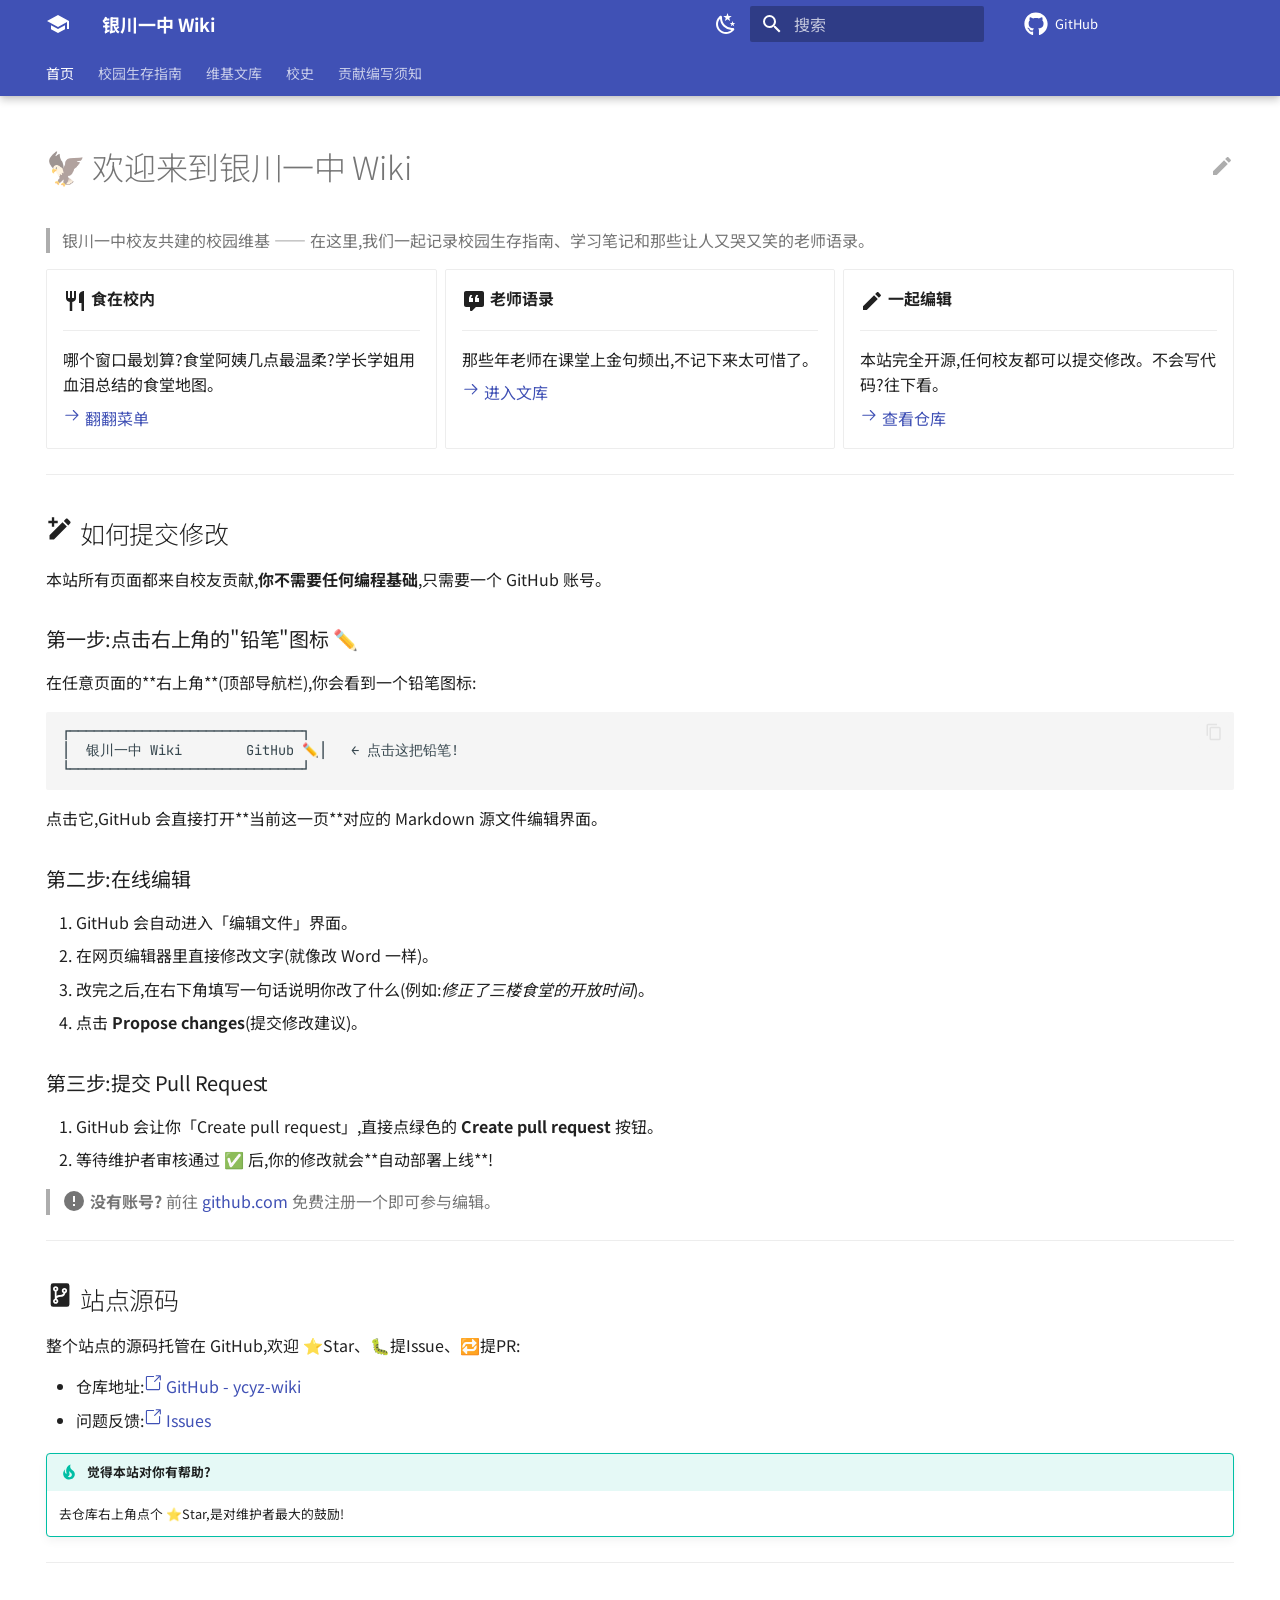
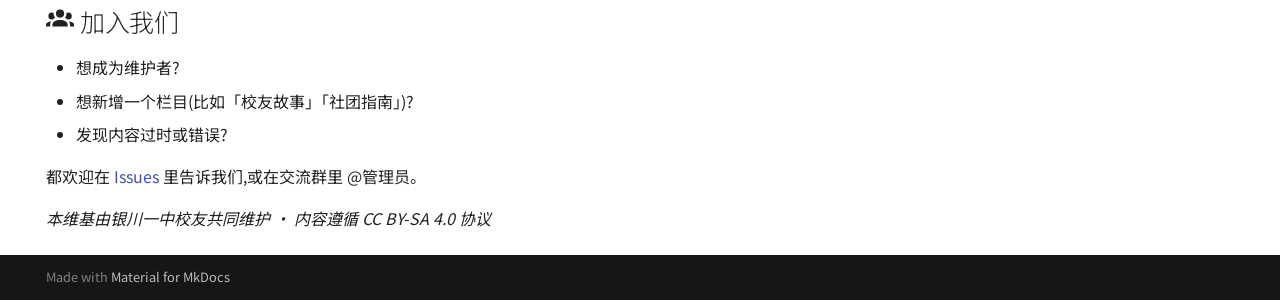
<file: index.html>
<!doctype html>
<html lang="zh" class="no-js">
  <head>
    
      <meta charset="utf-8">
      <meta name="viewport" content="width=device-width,initial-scale=1">
      
        <meta name="description" content="银川一中校园维基">
      
      
        <meta name="author" content="银川一中er">
      
      
        <link rel="canonical" href="https://ycyz-wiki.github.io/ycyz-wiki/">
      
      
      
        <link rel="next" href="%E6%A0%A1%E5%9B%AD%E7%94%9F%E5%AD%98%E6%8C%87%E5%8D%97/">
      
      
        
      
      
      <link rel="icon" href="assets/images/favicon.png">
      <meta name="generator" content="mkdocs-1.6.1, mkdocs-material-9.7.6">
    
    
      
        <title>银川一中 Wiki</title>
      
    
    
      <link rel="stylesheet" href="assets/stylesheets/main.484c7ddc.min.css">
      
        
        <link rel="stylesheet" href="assets/stylesheets/palette.ab4e12ef.min.css">
      
      


    
    
      
    
    
      
        
        
        <link rel="preconnect" href="https://fonts.gstatic.com" crossorigin>
        <link rel="stylesheet" href="https://fonts.googleapis.com/css?family=Noto+Sans+SC:300,300i,400,400i,700,700i%7CJetBrains+Mono:400,400i,700,700i&display=fallback">
        <style>:root{--md-text-font:"Noto Sans SC";--md-code-font:"JetBrains Mono"}</style>
      
    
    
      <link rel="stylesheet" href="stylesheets/extra.css">
    
    <script>__md_scope=new URL(".",location),__md_hash=e=>[...e].reduce(((e,_)=>(e<<5)-e+_.charCodeAt(0)),0),__md_get=(e,_=localStorage,t=__md_scope)=>JSON.parse(_.getItem(t.pathname+"."+e)),__md_set=(e,_,t=localStorage,a=__md_scope)=>{try{t.setItem(a.pathname+"."+e,JSON.stringify(_))}catch(e){}}</script>
    
      

    
    
  </head>
  
  
    
    
      
    
    
    
    
    <body dir="ltr" data-md-color-scheme="default" data-md-color-primary="indigo" data-md-color-accent="indigo">
  
    
    <input class="md-toggle" data-md-toggle="drawer" type="checkbox" id="__drawer" autocomplete="off">
    <input class="md-toggle" data-md-toggle="search" type="checkbox" id="__search" autocomplete="off">
    <label class="md-overlay" for="__drawer"></label>
    <div data-md-component="skip">
      
        
        <a href="#wiki" class="md-skip">
          跳转至
        </a>
      
    </div>
    <div data-md-component="announce">
      
    </div>
    
    
      

  

<header class="md-header md-header--shadow md-header--lifted" data-md-component="header">
  <nav class="md-header__inner md-grid" aria-label="页眉">
    <a href="." title="银川一中 Wiki" class="md-header__button md-logo" aria-label="银川一中 Wiki" data-md-component="logo">
      
  
  <svg xmlns="http://www.w3.org/2000/svg" viewBox="0 0 24 24"><path d="M12 3 1 9l11 6 9-4.91V17h2V9M5 13.18v4L12 21l7-3.82v-4L12 17z"/></svg>

    </a>
    <label class="md-header__button md-icon" for="__drawer">
      
      <svg xmlns="http://www.w3.org/2000/svg" viewBox="0 0 24 24"><path d="M3 6h18v2H3zm0 5h18v2H3zm0 5h18v2H3z"/></svg>
    </label>
    <div class="md-header__title" data-md-component="header-title">
      <div class="md-header__ellipsis">
        <div class="md-header__topic">
          <span class="md-ellipsis">
            银川一中 Wiki
          </span>
        </div>
        <div class="md-header__topic" data-md-component="header-topic">
          <span class="md-ellipsis">
            
              首页
            
          </span>
        </div>
      </div>
    </div>
    
      
        <form class="md-header__option" data-md-component="palette">
  
    
    
    
    <input class="md-option" data-md-color-media="" data-md-color-scheme="default" data-md-color-primary="indigo" data-md-color-accent="indigo"  aria-label="切换至深色模式"  type="radio" name="__palette" id="__palette_0">
    
      <label class="md-header__button md-icon" title="切换至深色模式" for="__palette_1" hidden>
        <svg xmlns="http://www.w3.org/2000/svg" viewBox="0 0 24 24"><path d="m17.75 4.09-2.53 1.94.91 3.06-2.63-1.81-2.63 1.81.91-3.06-2.53-1.94L12.44 4l1.06-3 1.06 3zm3.5 6.91-1.64 1.25.59 1.98-1.7-1.17-1.7 1.17.59-1.98L15.75 11l2.06-.05L18.5 9l.69 1.95zm-2.28 4.95c.83-.08 1.72 1.1 1.19 1.85-.32.45-.66.87-1.08 1.27C15.17 23 8.84 23 4.94 19.07c-3.91-3.9-3.91-10.24 0-14.14.4-.4.82-.76 1.27-1.08.75-.53 1.93.36 1.85 1.19-.27 2.86.69 5.83 2.89 8.02a9.96 9.96 0 0 0 8.02 2.89m-1.64 2.02a12.08 12.08 0 0 1-7.8-3.47c-2.17-2.19-3.33-5-3.49-7.82-2.81 3.14-2.7 7.96.31 10.98 3.02 3.01 7.84 3.12 10.98.31"/></svg>
      </label>
    
  
    
    
    
    <input class="md-option" data-md-color-media="" data-md-color-scheme="slate" data-md-color-primary="indigo" data-md-color-accent="indigo"  aria-label="切换至浅色模式"  type="radio" name="__palette" id="__palette_1">
    
      <label class="md-header__button md-icon" title="切换至浅色模式" for="__palette_0" hidden>
        <svg xmlns="http://www.w3.org/2000/svg" viewBox="0 0 24 24"><path d="M12 7a5 5 0 0 1 5 5 5 5 0 0 1-5 5 5 5 0 0 1-5-5 5 5 0 0 1 5-5m0 2a3 3 0 0 0-3 3 3 3 0 0 0 3 3 3 3 0 0 0 3-3 3 3 0 0 0-3-3m0-7 2.39 3.42C13.65 5.15 12.84 5 12 5s-1.65.15-2.39.42zM3.34 7l4.16-.35A7.2 7.2 0 0 0 5.94 8.5c-.44.74-.69 1.5-.83 2.29zm.02 10 1.76-3.77a7.131 7.131 0 0 0 2.38 4.14zM20.65 7l-1.77 3.79a7.02 7.02 0 0 0-2.38-4.15zm-.01 10-4.14.36c.59-.51 1.12-1.14 1.54-1.86.42-.73.69-1.5.83-2.29zM12 22l-2.41-3.44c.74.27 1.55.44 2.41.44.82 0 1.63-.17 2.37-.44z"/></svg>
      </label>
    
  
</form>
      
    
    
      <script>var palette=__md_get("__palette");if(palette&&palette.color){if("(prefers-color-scheme)"===palette.color.media){var media=matchMedia("(prefers-color-scheme: light)"),input=document.querySelector(media.matches?"[data-md-color-media='(prefers-color-scheme: light)']":"[data-md-color-media='(prefers-color-scheme: dark)']");palette.color.media=input.getAttribute("data-md-color-media"),palette.color.scheme=input.getAttribute("data-md-color-scheme"),palette.color.primary=input.getAttribute("data-md-color-primary"),palette.color.accent=input.getAttribute("data-md-color-accent")}for(var[key,value]of Object.entries(palette.color))document.body.setAttribute("data-md-color-"+key,value)}</script>
    
    
    
      
      
        <label class="md-header__button md-icon" for="__search">
          
          <svg xmlns="http://www.w3.org/2000/svg" viewBox="0 0 24 24"><path d="M9.5 3A6.5 6.5 0 0 1 16 9.5c0 1.61-.59 3.09-1.56 4.23l.27.27h.79l5 5-1.5 1.5-5-5v-.79l-.27-.27A6.52 6.52 0 0 1 9.5 16 6.5 6.5 0 0 1 3 9.5 6.5 6.5 0 0 1 9.5 3m0 2C7 5 5 7 5 9.5S7 14 9.5 14 14 12 14 9.5 12 5 9.5 5"/></svg>
        </label>
        <div class="md-search" data-md-component="search" role="dialog">
  <label class="md-search__overlay" for="__search"></label>
  <div class="md-search__inner" role="search">
    <form class="md-search__form" name="search">
      <input type="text" class="md-search__input" name="query" aria-label="搜索" placeholder="搜索" autocapitalize="off" autocorrect="off" autocomplete="off" spellcheck="false" data-md-component="search-query" required>
      <label class="md-search__icon md-icon" for="__search">
        
        <svg xmlns="http://www.w3.org/2000/svg" viewBox="0 0 24 24"><path d="M9.5 3A6.5 6.5 0 0 1 16 9.5c0 1.61-.59 3.09-1.56 4.23l.27.27h.79l5 5-1.5 1.5-5-5v-.79l-.27-.27A6.52 6.52 0 0 1 9.5 16 6.5 6.5 0 0 1 3 9.5 6.5 6.5 0 0 1 9.5 3m0 2C7 5 5 7 5 9.5S7 14 9.5 14 14 12 14 9.5 12 5 9.5 5"/></svg>
        
        <svg xmlns="http://www.w3.org/2000/svg" viewBox="0 0 24 24"><path d="M20 11v2H8l5.5 5.5-1.42 1.42L4.16 12l7.92-7.92L13.5 5.5 8 11z"/></svg>
      </label>
      <nav class="md-search__options" aria-label="查找">
        
          <a href="javascript:void(0)" class="md-search__icon md-icon" title="分享" aria-label="分享" data-clipboard data-clipboard-text="" data-md-component="search-share" tabindex="-1">
            
            <svg xmlns="http://www.w3.org/2000/svg" viewBox="0 0 24 24"><path d="M18 16.08c-.76 0-1.44.3-1.96.77L8.91 12.7c.05-.23.09-.46.09-.7s-.04-.47-.09-.7l7.05-4.11c.54.5 1.25.81 2.04.81a3 3 0 0 0 3-3 3 3 0 0 0-3-3 3 3 0 0 0-3 3c0 .24.04.47.09.7L8.04 9.81C7.5 9.31 6.79 9 6 9a3 3 0 0 0-3 3 3 3 0 0 0 3 3c.79 0 1.5-.31 2.04-.81l7.12 4.15c-.05.21-.08.43-.08.66 0 1.61 1.31 2.91 2.92 2.91s2.92-1.3 2.92-2.91A2.92 2.92 0 0 0 18 16.08"/></svg>
          </a>
        
        <button type="reset" class="md-search__icon md-icon" title="清空当前内容" aria-label="清空当前内容" tabindex="-1">
          
          <svg xmlns="http://www.w3.org/2000/svg" viewBox="0 0 24 24"><path d="M19 6.41 17.59 5 12 10.59 6.41 5 5 6.41 10.59 12 5 17.59 6.41 19 12 13.41 17.59 19 19 17.59 13.41 12z"/></svg>
        </button>
      </nav>
      
        <div class="md-search__suggest" data-md-component="search-suggest"></div>
      
    </form>
    <div class="md-search__output">
      <div class="md-search__scrollwrap" tabindex="0" data-md-scrollfix>
        <div class="md-search-result" data-md-component="search-result">
          <div class="md-search-result__meta">
            正在初始化搜索引擎
          </div>
          <ol class="md-search-result__list" role="presentation"></ol>
        </div>
      </div>
    </div>
  </div>
</div>
      
    
    
      <div class="md-header__source">
        <a href="https://github.com/YCYZ-Wiki/ycyz-wiki" title="前往仓库" class="md-source" data-md-component="source">
  <div class="md-source__icon md-icon">
    
    <svg xmlns="http://www.w3.org/2000/svg" viewBox="0 0 512 512"><!--! Font Awesome Free 7.1.0 by @fontawesome - https://fontawesome.com License - https://fontawesome.com/license/free (Icons: CC BY 4.0, Fonts: SIL OFL 1.1, Code: MIT License) Copyright 2025 Fonticons, Inc.--><path d="M173.9 397.4c0 2-2.3 3.6-5.2 3.6-3.3.3-5.6-1.3-5.6-3.6 0-2 2.3-3.6 5.2-3.6 3-.3 5.6 1.3 5.6 3.6m-31.1-4.5c-.7 2 1.3 4.3 4.3 4.9 2.6 1 5.6 0 6.2-2s-1.3-4.3-4.3-5.2c-2.6-.7-5.5.3-6.2 2.3m44.2-1.7c-2.9.7-4.9 2.6-4.6 4.9.3 2 2.9 3.3 5.9 2.6 2.9-.7 4.9-2.6 4.6-4.6-.3-1.9-3-3.2-5.9-2.9M252.8 8C114.1 8 8 113.3 8 252c0 110.9 69.8 205.8 169.5 239.2 12.8 2.3 17.3-5.6 17.3-12.1 0-6.2-.3-40.4-.3-61.4 0 0-70 15-84.7-29.8 0 0-11.4-29.1-27.8-36.6 0 0-22.9-15.7 1.6-15.4 0 0 24.9 2 38.6 25.8 21.9 38.6 58.6 27.5 72.9 20.9 2.3-16 8.8-27.1 16-33.7-55.9-6.2-112.3-14.3-112.3-110.5 0-27.5 7.6-41.3 23.6-58.9-2.6-6.5-11.1-33.3 2.6-67.9 20.9-6.5 69 27 69 27 20-5.6 41.5-8.5 62.8-8.5s42.8 2.9 62.8 8.5c0 0 48.1-33.6 69-27 13.7 34.7 5.2 61.4 2.6 67.9 16 17.7 25.8 31.5 25.8 58.9 0 96.5-58.9 104.2-114.8 110.5 9.2 7.9 17 22.9 17 46.4 0 33.7-.3 75.4-.3 83.6 0 6.5 4.6 14.4 17.3 12.1C436.2 457.8 504 362.9 504 252 504 113.3 391.5 8 252.8 8M105.2 352.9c-1.3 1-1 3.3.7 5.2 1.6 1.6 3.9 2.3 5.2 1 1.3-1 1-3.3-.7-5.2-1.6-1.6-3.9-2.3-5.2-1m-10.8-8.1c-.7 1.3.3 2.9 2.3 3.9 1.6 1 3.6.7 4.3-.7.7-1.3-.3-2.9-2.3-3.9-2-.6-3.6-.3-4.3.7m32.4 35.6c-1.6 1.3-1 4.3 1.3 6.2 2.3 2.3 5.2 2.6 6.5 1 1.3-1.3.7-4.3-1.3-6.2-2.2-2.3-5.2-2.6-6.5-1m-11.4-14.7c-1.6 1-1.6 3.6 0 5.9s4.3 3.3 5.6 2.3c1.6-1.3 1.6-3.9 0-6.2-1.4-2.3-4-3.3-5.6-2"/></svg>
  </div>
  <div class="md-source__repository">
    GitHub
  </div>
</a>
      </div>
    
  </nav>
  
    
      
<nav class="md-tabs" aria-label="标签" data-md-component="tabs">
  <div class="md-grid">
    <ul class="md-tabs__list">
      
        
  
  
  
    
  
  
    <li class="md-tabs__item md-tabs__item--active">
      <a href="." class="md-tabs__link">
        
  
  
    
  
  首页

      </a>
    </li>
  

      
        
  
  
  
  
    
    
      <li class="md-tabs__item">
        <a href="%E6%A0%A1%E5%9B%AD%E7%94%9F%E5%AD%98%E6%8C%87%E5%8D%97/" class="md-tabs__link">
          
  
  
    
  
  校园生存指南

        </a>
      </li>
    
  

      
        
  
  
  
  
    
    
      <li class="md-tabs__item">
        <a href="%E7%BB%B4%E5%9F%BA%E6%96%87%E5%BA%93/" class="md-tabs__link">
          
  
  
    
  
  维基文库

        </a>
      </li>
    
  

      
        
  
  
  
  
    
    
      <li class="md-tabs__item">
        <a href="%E6%A0%A1%E5%8F%B2/" class="md-tabs__link">
          
  
  
    
  
  校史

        </a>
      </li>
    
  

      
        
  
  
  
  
    
    
      <li class="md-tabs__item">
        <a href="%E8%B4%A1%E7%8C%AE%E7%BC%96%E5%86%99%E9%A1%BB%E7%9F%A5/" class="md-tabs__link">
          
  
  
    
  
  贡献编写须知

        </a>
      </li>
    
  

      
    </ul>
  </div>
</nav>
    
  
</header>
    
    <div class="md-container" data-md-component="container">
      
      
        
      
      <main class="md-main" data-md-component="main">
        <div class="md-main__inner md-grid">
          
            
              
                
              
              <div class="md-sidebar md-sidebar--primary" data-md-component="sidebar" data-md-type="navigation" hidden>
                <div class="md-sidebar__scrollwrap">
                  <div class="md-sidebar__inner">
                    


  


<nav class="md-nav md-nav--primary md-nav--lifted" aria-label="导航栏" data-md-level="0">
  <label class="md-nav__title" for="__drawer">
    <a href="." title="银川一中 Wiki" class="md-nav__button md-logo" aria-label="银川一中 Wiki" data-md-component="logo">
      
  
  <svg xmlns="http://www.w3.org/2000/svg" viewBox="0 0 24 24"><path d="M12 3 1 9l11 6 9-4.91V17h2V9M5 13.18v4L12 21l7-3.82v-4L12 17z"/></svg>

    </a>
    银川一中 Wiki
  </label>
  
    <div class="md-nav__source">
      <a href="https://github.com/YCYZ-Wiki/ycyz-wiki" title="前往仓库" class="md-source" data-md-component="source">
  <div class="md-source__icon md-icon">
    
    <svg xmlns="http://www.w3.org/2000/svg" viewBox="0 0 512 512"><!--! Font Awesome Free 7.1.0 by @fontawesome - https://fontawesome.com License - https://fontawesome.com/license/free (Icons: CC BY 4.0, Fonts: SIL OFL 1.1, Code: MIT License) Copyright 2025 Fonticons, Inc.--><path d="M173.9 397.4c0 2-2.3 3.6-5.2 3.6-3.3.3-5.6-1.3-5.6-3.6 0-2 2.3-3.6 5.2-3.6 3-.3 5.6 1.3 5.6 3.6m-31.1-4.5c-.7 2 1.3 4.3 4.3 4.9 2.6 1 5.6 0 6.2-2s-1.3-4.3-4.3-5.2c-2.6-.7-5.5.3-6.2 2.3m44.2-1.7c-2.9.7-4.9 2.6-4.6 4.9.3 2 2.9 3.3 5.9 2.6 2.9-.7 4.9-2.6 4.6-4.6-.3-1.9-3-3.2-5.9-2.9M252.8 8C114.1 8 8 113.3 8 252c0 110.9 69.8 205.8 169.5 239.2 12.8 2.3 17.3-5.6 17.3-12.1 0-6.2-.3-40.4-.3-61.4 0 0-70 15-84.7-29.8 0 0-11.4-29.1-27.8-36.6 0 0-22.9-15.7 1.6-15.4 0 0 24.9 2 38.6 25.8 21.9 38.6 58.6 27.5 72.9 20.9 2.3-16 8.8-27.1 16-33.7-55.9-6.2-112.3-14.3-112.3-110.5 0-27.5 7.6-41.3 23.6-58.9-2.6-6.5-11.1-33.3 2.6-67.9 20.9-6.5 69 27 69 27 20-5.6 41.5-8.5 62.8-8.5s42.8 2.9 62.8 8.5c0 0 48.1-33.6 69-27 13.7 34.7 5.2 61.4 2.6 67.9 16 17.7 25.8 31.5 25.8 58.9 0 96.5-58.9 104.2-114.8 110.5 9.2 7.9 17 22.9 17 46.4 0 33.7-.3 75.4-.3 83.6 0 6.5 4.6 14.4 17.3 12.1C436.2 457.8 504 362.9 504 252 504 113.3 391.5 8 252.8 8M105.2 352.9c-1.3 1-1 3.3.7 5.2 1.6 1.6 3.9 2.3 5.2 1 1.3-1 1-3.3-.7-5.2-1.6-1.6-3.9-2.3-5.2-1m-10.8-8.1c-.7 1.3.3 2.9 2.3 3.9 1.6 1 3.6.7 4.3-.7.7-1.3-.3-2.9-2.3-3.9-2-.6-3.6-.3-4.3.7m32.4 35.6c-1.6 1.3-1 4.3 1.3 6.2 2.3 2.3 5.2 2.6 6.5 1 1.3-1.3.7-4.3-1.3-6.2-2.2-2.3-5.2-2.6-6.5-1m-11.4-14.7c-1.6 1-1.6 3.6 0 5.9s4.3 3.3 5.6 2.3c1.6-1.3 1.6-3.9 0-6.2-1.4-2.3-4-3.3-5.6-2"/></svg>
  </div>
  <div class="md-source__repository">
    GitHub
  </div>
</a>
    </div>
  
  <ul class="md-nav__list" data-md-scrollfix>
    
      
      
  
  
    
  
  
  
    <li class="md-nav__item md-nav__item--active">
      
      <input class="md-nav__toggle md-toggle" type="checkbox" id="__toc">
      
      
        
      
      
        <label class="md-nav__link md-nav__link--active" for="__toc">
          
  
  
  <span class="md-ellipsis">
    
  
    首页
  

    
  </span>
  
  

          <span class="md-nav__icon md-icon"></span>
        </label>
      
      <a href="." class="md-nav__link md-nav__link--active">
        
  
  
  <span class="md-ellipsis">
    
  
    首页
  

    
  </span>
  
  

      </a>
      
        

<nav class="md-nav md-nav--secondary" aria-label="目录">
  
  
  
    
  
  
    <label class="md-nav__title" for="__toc">
      <span class="md-nav__icon md-icon"></span>
      目录
    </label>
    <ul class="md-nav__list" data-md-component="toc" data-md-scrollfix>
      
        <li class="md-nav__item">
  <a href="#_1" class="md-nav__link">
    <span class="md-ellipsis">
      
        如何提交修改
      
    </span>
  </a>
  
    <nav class="md-nav" aria-label="如何提交修改">
      <ul class="md-nav__list">
        
          <li class="md-nav__item">
  <a href="#_2" class="md-nav__link">
    <span class="md-ellipsis">
      
        第一步:点击右上角的"铅笔"图标 ✏️
      
    </span>
  </a>
  
</li>
        
          <li class="md-nav__item">
  <a href="#_3" class="md-nav__link">
    <span class="md-ellipsis">
      
        第二步:在线编辑
      
    </span>
  </a>
  
</li>
        
          <li class="md-nav__item">
  <a href="#pull-request" class="md-nav__link">
    <span class="md-ellipsis">
      
        第三步:提交 Pull Request
      
    </span>
  </a>
  
</li>
        
      </ul>
    </nav>
  
</li>
      
        <li class="md-nav__item">
  <a href="#_4" class="md-nav__link">
    <span class="md-ellipsis">
      
        站点源码
      
    </span>
  </a>
  
</li>
      
        <li class="md-nav__item">
  <a href="#_5" class="md-nav__link">
    <span class="md-ellipsis">
      
        加入我们
      
    </span>
  </a>
  
</li>
      
    </ul>
  
</nav>
      
    </li>
  

    
      
      
  
  
  
  
    
    
      
        
          
        
      
        
      
    
    
    
      
      
        
      
    
    
    <li class="md-nav__item md-nav__item--nested">
      
        
        
          
        
        <input class="md-nav__toggle md-toggle md-toggle--indeterminate" type="checkbox" id="__nav_2" >
        
          
          <div class="md-nav__link md-nav__container">
            <a href="%E6%A0%A1%E5%9B%AD%E7%94%9F%E5%AD%98%E6%8C%87%E5%8D%97/" class="md-nav__link ">
              
  
  
  <span class="md-ellipsis">
    
  
    校园生存指南
  

    
  </span>
  
  

            </a>
            
              
              <label class="md-nav__link " for="__nav_2" id="__nav_2_label" tabindex="0">
                <span class="md-nav__icon md-icon"></span>
              </label>
            
          </div>
        
        <nav class="md-nav" data-md-level="1" aria-labelledby="__nav_2_label" aria-expanded="false">
          <label class="md-nav__title" for="__nav_2">
            <span class="md-nav__icon md-icon"></span>
            
  
    校园生存指南
  

          </label>
          <ul class="md-nav__list" data-md-scrollfix>
            
              
            
              
                
  
  
  
  
    <li class="md-nav__item">
      <a href="%E6%A0%A1%E5%9B%AD%E7%94%9F%E5%AD%98%E6%8C%87%E5%8D%97/%E9%A3%9F%E5%9C%A8%E6%A0%A1%E5%86%85/" class="md-nav__link">
        
  
  
  <span class="md-ellipsis">
    
  
    食在校内
  

    
  </span>
  
  

      </a>
    </li>
  

              
            
          </ul>
        </nav>
      
    </li>
  

    
      
      
  
  
  
  
    
    
      
        
          
        
      
        
      
    
    
    
      
      
        
      
    
    
    <li class="md-nav__item md-nav__item--nested">
      
        
        
          
        
        <input class="md-nav__toggle md-toggle md-toggle--indeterminate" type="checkbox" id="__nav_3" >
        
          
          <div class="md-nav__link md-nav__container">
            <a href="%E7%BB%B4%E5%9F%BA%E6%96%87%E5%BA%93/" class="md-nav__link ">
              
  
  
  <span class="md-ellipsis">
    
  
    维基文库
  

    
  </span>
  
  

            </a>
            
              
              <label class="md-nav__link " for="__nav_3" id="__nav_3_label" tabindex="0">
                <span class="md-nav__icon md-icon"></span>
              </label>
            
          </div>
        
        <nav class="md-nav" data-md-level="1" aria-labelledby="__nav_3_label" aria-expanded="false">
          <label class="md-nav__title" for="__nav_3">
            <span class="md-nav__icon md-icon"></span>
            
  
    维基文库
  

          </label>
          <ul class="md-nav__list" data-md-scrollfix>
            
              
            
              
                
  
  
  
  
    <li class="md-nav__item">
      <a href="%E7%BB%B4%E5%9F%BA%E6%96%87%E5%BA%93/%E8%80%81%E5%B8%88%E8%AF%AD%E5%BD%95/" class="md-nav__link">
        
  
  
  <span class="md-ellipsis">
    
  
    老师语录
  

    
  </span>
  
  

      </a>
    </li>
  

              
            
          </ul>
        </nav>
      
    </li>
  

    
      
      
  
  
  
  
    
    
      
        
          
        
      
    
    
    
      
      
        
      
    
    
    <li class="md-nav__item md-nav__item--nested">
      
        
        
          
        
        <input class="md-nav__toggle md-toggle md-toggle--indeterminate" type="checkbox" id="__nav_4" >
        
          
          <div class="md-nav__link md-nav__container">
            <a href="%E6%A0%A1%E5%8F%B2/" class="md-nav__link ">
              
  
  
  <span class="md-ellipsis">
    
  
    校史
  

    
  </span>
  
  

            </a>
            
          </div>
        
        <nav class="md-nav" data-md-level="1" aria-labelledby="__nav_4_label" aria-expanded="false">
          <label class="md-nav__title" for="__nav_4">
            <span class="md-nav__icon md-icon"></span>
            
  
    校史
  

          </label>
          <ul class="md-nav__list" data-md-scrollfix>
            
              
            
          </ul>
        </nav>
      
    </li>
  

    
      
      
  
  
  
  
    
    
      
        
          
        
      
    
    
    
      
      
        
      
    
    
    <li class="md-nav__item md-nav__item--nested">
      
        
        
          
        
        <input class="md-nav__toggle md-toggle md-toggle--indeterminate" type="checkbox" id="__nav_5" >
        
          
          <div class="md-nav__link md-nav__container">
            <a href="%E8%B4%A1%E7%8C%AE%E7%BC%96%E5%86%99%E9%A1%BB%E7%9F%A5/" class="md-nav__link ">
              
  
  
  <span class="md-ellipsis">
    
  
    贡献编写须知
  

    
  </span>
  
  

            </a>
            
          </div>
        
        <nav class="md-nav" data-md-level="1" aria-labelledby="__nav_5_label" aria-expanded="false">
          <label class="md-nav__title" for="__nav_5">
            <span class="md-nav__icon md-icon"></span>
            
  
    贡献编写须知
  

          </label>
          <ul class="md-nav__list" data-md-scrollfix>
            
              
            
          </ul>
        </nav>
      
    </li>
  

    
  </ul>
</nav>
                  </div>
                </div>
              </div>
            
            
              
                
              
              <div class="md-sidebar md-sidebar--secondary" data-md-component="sidebar" data-md-type="toc" hidden>
                <div class="md-sidebar__scrollwrap">
                  <div class="md-sidebar__inner">
                    

<nav class="md-nav md-nav--secondary" aria-label="目录">
  
  
  
    
  
  
    <label class="md-nav__title" for="__toc">
      <span class="md-nav__icon md-icon"></span>
      目录
    </label>
    <ul class="md-nav__list" data-md-component="toc" data-md-scrollfix>
      
        <li class="md-nav__item">
  <a href="#_1" class="md-nav__link">
    <span class="md-ellipsis">
      
        如何提交修改
      
    </span>
  </a>
  
    <nav class="md-nav" aria-label="如何提交修改">
      <ul class="md-nav__list">
        
          <li class="md-nav__item">
  <a href="#_2" class="md-nav__link">
    <span class="md-ellipsis">
      
        第一步:点击右上角的"铅笔"图标 ✏️
      
    </span>
  </a>
  
</li>
        
          <li class="md-nav__item">
  <a href="#_3" class="md-nav__link">
    <span class="md-ellipsis">
      
        第二步:在线编辑
      
    </span>
  </a>
  
</li>
        
          <li class="md-nav__item">
  <a href="#pull-request" class="md-nav__link">
    <span class="md-ellipsis">
      
        第三步:提交 Pull Request
      
    </span>
  </a>
  
</li>
        
      </ul>
    </nav>
  
</li>
      
        <li class="md-nav__item">
  <a href="#_4" class="md-nav__link">
    <span class="md-ellipsis">
      
        站点源码
      
    </span>
  </a>
  
</li>
      
        <li class="md-nav__item">
  <a href="#_5" class="md-nav__link">
    <span class="md-ellipsis">
      
        加入我们
      
    </span>
  </a>
  
</li>
      
    </ul>
  
</nav>
                  </div>
                </div>
              </div>
            
          
          
            <div class="md-content" data-md-component="content">
              
              <article class="md-content__inner md-typeset">
                
                  
  



  
    <a href="https://github.com/YCYZ-Wiki/ycyz-wiki/edit/main/docs/index.md" title="编辑此页" class="md-content__button md-icon" rel="edit">
      
      <svg xmlns="http://www.w3.org/2000/svg" viewBox="0 0 24 24"><path d="M20.71 7.04c.39-.39.39-1.04 0-1.41l-2.34-2.34c-.37-.39-1.02-.39-1.41 0l-1.84 1.83 3.75 3.75M3 17.25V21h3.75L17.81 9.93l-3.75-3.75z"/></svg>
    </a>
  
  


<h1 id="wiki">🦅 欢迎来到银川一中 Wiki<a class="headerlink" href="#wiki" title="Permanent link">&para;</a></h1>
<blockquote>
<p>银川一中校友共建的校园维基 —— 在这里,我们一起记录校园生存指南、学习笔记和那些让人又哭又笑的老师语录。</p>
</blockquote>
<div class="grid cards">
<ul>
<li>
<p><span class="twemoji lg middle"><svg xmlns="http://www.w3.org/2000/svg" viewBox="0 0 24 24"><path d="M11 9H9V2H7v7H5V2H3v7c0 2.12 1.66 3.84 3.75 3.97V22h2.5v-9.03C11.34 12.84 13 11.12 13 9V2h-2zm5-3v8h2.5v8H21V2c-2.76 0-5 2.24-5 4"/></svg></span> <strong>食在校内</strong></p>
<hr />
<p>哪个窗口最划算?食堂阿姨几点最温柔?学长学姐用血泪总结的食堂地图。</p>
<p><a href="%E6%A0%A1%E5%9B%AD%E7%94%9F%E5%AD%98%E6%8C%87%E5%8D%97/%E9%A3%9F%E5%9C%A8%E6%A0%A1%E5%86%85/"><span class="twemoji"><svg xmlns="http://www.w3.org/2000/svg" viewBox="0 0 24 24"><path d="M13.22 19.03a.75.75 0 0 1 0-1.06L18.19 13H3.75a.75.75 0 0 1 0-1.5h14.44l-4.97-4.97a.749.749 0 0 1 .326-1.275.75.75 0 0 1 .734.215l6.25 6.25a.75.75 0 0 1 0 1.06l-6.25 6.25a.75.75 0 0 1-1.06 0"/></svg></span> 翻翻菜单</a></p>
</li>
<li>
<p><span class="twemoji lg middle"><svg xmlns="http://www.w3.org/2000/svg" viewBox="0 0 24 24"><path d="M20 2H4c-1.1 0-2 .9-2 2v12c0 1.1.9 2 2 2h4v3c0 .6.4 1 1 1h.5c.2 0 .5-.1.7-.3l3.7-3.7H20c1.1 0 2-.9 2-2V4c0-1.1-.9-2-2-2m-9 11H7V8.8L8.3 6h2L8.9 9H11zm6 0h-4V8.8L14.3 6h2l-1.4 3H17z"/></svg></span> <strong>老师语录</strong></p>
<hr />
<p>那些年老师在课堂上金句频出,不记下来太可惜了。</p>
<p><a href="%E7%BB%B4%E5%9F%BA%E6%96%87%E5%BA%93/%E8%80%81%E5%B8%88%E8%AF%AD%E5%BD%95/"><span class="twemoji"><svg xmlns="http://www.w3.org/2000/svg" viewBox="0 0 24 24"><path d="M13.22 19.03a.75.75 0 0 1 0-1.06L18.19 13H3.75a.75.75 0 0 1 0-1.5h14.44l-4.97-4.97a.749.749 0 0 1 .326-1.275.75.75 0 0 1 .734.215l6.25 6.25a.75.75 0 0 1 0 1.06l-6.25 6.25a.75.75 0 0 1-1.06 0"/></svg></span> 进入文库</a></p>
</li>
<li>
<p><span class="twemoji lg middle"><svg xmlns="http://www.w3.org/2000/svg" viewBox="0 0 24 24"><path d="M20.71 7.04c.39-.39.39-1.04 0-1.41l-2.34-2.34c-.37-.39-1.02-.39-1.41 0l-1.84 1.83 3.75 3.75M3 17.25V21h3.75L17.81 9.93l-3.75-3.75z"/></svg></span> <strong>一起编辑</strong></p>
<hr />
<p>本站完全开源,任何校友都可以提交修改。不会写代码?往下看。</p>
<p><a href="https://github.com/YCYZ-Wiki/ycyz-wiki"><span class="twemoji"><svg xmlns="http://www.w3.org/2000/svg" viewBox="0 0 24 24"><path d="M13.22 19.03a.75.75 0 0 1 0-1.06L18.19 13H3.75a.75.75 0 0 1 0-1.5h14.44l-4.97-4.97a.749.749 0 0 1 .326-1.275.75.75 0 0 1 .734.215l6.25 6.25a.75.75 0 0 1 0 1.06l-6.25 6.25a.75.75 0 0 1-1.06 0"/></svg></span> 查看仓库</a></p>
</li>
</ul>
</div>
<hr />
<h2 id="_1"><span class="twemoji"><svg xmlns="http://www.w3.org/2000/svg" viewBox="0 0 24 24"><path d="M20.7 7c.4-.4.4-1 0-1.4l-2.3-2.3c-.4-.4-1-.4-1.4 0l-1.8 1.8L19 8.9M3 17.2V21h3.8l11-11.1-3.7-3.8zM7 2v3h3v2H7v3H5V7H2V5h3V2z"/></svg></span> 如何提交修改<a class="headerlink" href="#_1" title="Permanent link">&para;</a></h2>
<p>本站所有页面都来自校友贡献,<strong>你不需要任何编程基础</strong>,只需要一个 GitHub 账号。</p>
<h3 id="_2">第一步:点击右上角的"铅笔"图标 ✏️<a class="headerlink" href="#_2" title="Permanent link">&para;</a></h3>
<p>在任意页面的**右上角**(顶部导航栏),你会看到一个铅笔图标:</p>
<div class="language-text highlight"><pre><span></span><code><span id="__span-0-1"><a id="__codelineno-0-1" name="__codelineno-0-1" href="#__codelineno-0-1"></a>┌─────────────────────────────┐
</span><span id="__span-0-2"><a id="__codelineno-0-2" name="__codelineno-0-2" href="#__codelineno-0-2"></a>│  银川一中 Wiki        GitHub ✏️│   ← 点击这把铅笔!
</span><span id="__span-0-3"><a id="__codelineno-0-3" name="__codelineno-0-3" href="#__codelineno-0-3"></a>└─────────────────────────────┘
</span></code></pre></div>
<p>点击它,GitHub 会直接打开**当前这一页**对应的 Markdown 源文件编辑界面。</p>
<h3 id="_3">第二步:在线编辑<a class="headerlink" href="#_3" title="Permanent link">&para;</a></h3>
<ol>
<li>GitHub 会自动进入「编辑文件」界面。</li>
<li>在网页编辑器里直接修改文字(就像改 Word 一样)。</li>
<li>改完之后,在右下角填写一句话说明你改了什么(例如:<em>修正了三楼食堂的开放时间</em>)。</li>
<li>点击 <strong>Propose changes</strong>(提交修改建议)。</li>
</ol>
<h3 id="pull-request">第三步:提交 Pull Request<a class="headerlink" href="#pull-request" title="Permanent link">&para;</a></h3>
<ol>
<li>GitHub 会让你「Create pull request」,直接点绿色的 <strong>Create pull request</strong> 按钮。</li>
<li>等待维护者审核通过 ✅ 后,你的修改就会**自动部署上线**!</li>
</ol>
<blockquote>
<p><span class="twemoji lg"><svg xmlns="http://www.w3.org/2000/svg" viewBox="0 0 24 24"><path d="M13 13h-2V7h2m0 10h-2v-2h2M12 2A10 10 0 0 0 2 12a10 10 0 0 0 10 10 10 10 0 0 0 10-10A10 10 0 0 0 12 2"/></svg></span> <strong>没有账号?</strong>
前往 <a href="https://github.com/signup">github.com</a> 免费注册一个即可参与编辑。</p>
</blockquote>
<hr />
<h2 id="_4"><span class="twemoji"><svg xmlns="http://www.w3.org/2000/svg" viewBox="0 0 24 24"><path d="M6 2h12a2 2 0 0 1 2 2v16a2 2 0 0 1-2 2H6a2 2 0 0 1-2-2V4a2 2 0 0 1 2-2m6.75 11.5c2.75 0 3.49-2.03 3.68-3.1.91-.29 1.57-1.14 1.57-2.15C18 7 17 6 15.75 6S13.5 7 13.5 8.25c0 .94.57 1.75 1.39 2.08C14.67 11 14 12 12 12c-1.38 0-2.34.35-3 .84V8.87c.87-.31 1.5-1.14 1.5-2.12 0-1.25-1-2.25-2.25-2.25S6 5.5 6 6.75c0 .98.63 1.81 1.5 2.12v6.26c-.87.31-1.5 1.14-1.5 2.12 0 1.25 1 2.25 2.25 2.25s2.25-1 2.25-2.25c0-.93-.56-1.75-1.37-2.07.28-.68 1.1-1.68 3.62-1.68m-4.5 3a.75.75 0 0 1 .75.75.75.75 0 0 1-.75.75.75.75 0 0 1-.75-.75.75.75 0 0 1 .75-.75m0-10.5a.75.75 0 0 1 .75.75.75.75 0 0 1-.75.75.75.75 0 0 1-.75-.75.75.75 0 0 1 .75-.75m7.5 1.5a.75.75 0 0 1 .75.75.75.75 0 0 1-.75.75.75.75 0 0 1-.75-.75.75.75 0 0 1 .75-.75"/></svg></span> 站点源码<a class="headerlink" href="#_4" title="Permanent link">&para;</a></h2>
<p>整个站点的源码托管在 GitHub,欢迎 ⭐Star、🐛提Issue、🔁提PR:</p>
<ul>
<li>仓库地址:<a href="https://github.com/YCYZ-Wiki/ycyz-wiki"><span class="twemoji"><svg xmlns="http://www.w3.org/2000/svg" viewBox="0 0 24 24"><path d="M15.5 2.25a.75.75 0 0 1 .75-.75h5.5a.75.75 0 0 1 .75.75v5.5a.75.75 0 0 1-1.5 0V4.06l-6.22 6.22a.75.75 0 1 1-1.06-1.06L19.94 3h-3.69a.75.75 0 0 1-.75-.75"/><path d="M2.5 4.25c0-.966.784-1.75 1.75-1.75h8.5a.75.75 0 0 1 0 1.5h-8.5a.25.25 0 0 0-.25.25v15.5c0 .138.112.25.25.25h15.5a.25.25 0 0 0 .25-.25v-8.5a.75.75 0 0 1 1.5 0v8.5a1.75 1.75 0 0 1-1.75 1.75H4.25a1.75 1.75 0 0 1-1.75-1.75z"/></svg></span> GitHub - ycyz-wiki</a></li>
<li>问题反馈:<a href="https://github.com/YCYZ-Wiki/ycyz-wiki/issues"><span class="twemoji"><svg xmlns="http://www.w3.org/2000/svg" viewBox="0 0 24 24"><path d="M15.5 2.25a.75.75 0 0 1 .75-.75h5.5a.75.75 0 0 1 .75.75v5.5a.75.75 0 0 1-1.5 0V4.06l-6.22 6.22a.75.75 0 1 1-1.06-1.06L19.94 3h-3.69a.75.75 0 0 1-.75-.75"/><path d="M2.5 4.25c0-.966.784-1.75 1.75-1.75h8.5a.75.75 0 0 1 0 1.5h-8.5a.25.25 0 0 0-.25.25v15.5c0 .138.112.25.25.25h15.5a.25.25 0 0 0 .25-.25v-8.5a.75.75 0 0 1 1.5 0v8.5a1.75 1.75 0 0 1-1.75 1.75H4.25a1.75 1.75 0 0 1-1.75-1.75z"/></svg></span> Issues</a></li>
</ul>
<div class="admonition tip">
<p class="admonition-title">觉得本站对你有帮助?</p>
<p>去仓库右上角点个 ⭐Star,是对维护者最大的鼓励!</p>
</div>
<hr />
<h2 id="_5"><span class="twemoji"><svg xmlns="http://www.w3.org/2000/svg" viewBox="0 0 24 24"><path d="M12 5.5A3.5 3.5 0 0 1 15.5 9a3.5 3.5 0 0 1-3.5 3.5A3.5 3.5 0 0 1 8.5 9 3.5 3.5 0 0 1 12 5.5M5 8c.56 0 1.08.15 1.53.42-.15 1.43.27 2.85 1.13 3.96C7.16 13.34 6.16 14 5 14a3 3 0 0 1-3-3 3 3 0 0 1 3-3m14 0a3 3 0 0 1 3 3 3 3 0 0 1-3 3c-1.16 0-2.16-.66-2.66-1.62a5.54 5.54 0 0 0 1.13-3.96c.45-.27.97-.42 1.53-.42M5.5 18.25c0-2.07 2.91-3.75 6.5-3.75s6.5 1.68 6.5 3.75V20h-13zM0 20v-1.5c0-1.39 1.89-2.56 4.45-2.9-.59.68-.95 1.62-.95 2.65V20zm24 0h-3.5v-1.75c0-1.03-.36-1.97-.95-2.65 2.56.34 4.45 1.51 4.45 2.9z"/></svg></span> 加入我们<a class="headerlink" href="#_5" title="Permanent link">&para;</a></h2>
<ul>
<li>想成为维护者?</li>
<li>想新增一个栏目(比如「校友故事」「社团指南」)?</li>
<li>发现内容过时或错误?</li>
</ul>
<p>都欢迎在 <a href="https://github.com/YCYZ-Wiki/ycyz-wiki/issues">Issues</a> 里告诉我们,或在交流群里 @管理员。</p>
<p><i>本维基由银川一中校友共同维护 · 内容遵循 CC BY-SA 4.0 协议</i></p>







  
  




  



                
              </article>
            </div>
          
          
<script>var target=document.getElementById(location.hash.slice(1));target&&target.name&&(target.checked=target.name.startsWith("__tabbed_"))</script>
        </div>
        
          <button type="button" class="md-top md-icon" data-md-component="top" hidden>
  
  <svg xmlns="http://www.w3.org/2000/svg" viewBox="0 0 24 24"><path d="M13 20h-2V8l-5.5 5.5-1.42-1.42L12 4.16l7.92 7.92-1.42 1.42L13 8z"/></svg>
  回到页面顶部
</button>
        
      </main>
      
        <footer class="md-footer">
  
  <div class="md-footer-meta md-typeset">
    <div class="md-footer-meta__inner md-grid">
      <div class="md-copyright">
  
  
    Made with
    <a href="https://squidfunk.github.io/mkdocs-material/" target="_blank" rel="noopener">
      Material for MkDocs
    </a>
  
</div>
      
    </div>
  </div>
</footer>
      
    </div>
    <div class="md-dialog" data-md-component="dialog">
      <div class="md-dialog__inner md-typeset"></div>
    </div>
    
    
    
      
      
      <script id="__config" type="application/json">{"annotate": null, "base": ".", "features": ["navigation.tabs", "navigation.tabs.sticky", "navigation.sections", "navigation.expand", "navigation.indexes", "navigation.tracking", "navigation.top", "search.suggest", "search.highlight", "search.share", "content.code.copy", "content.code.annotate", "content.action.edit", "content.tooltips"], "search": "assets/javascripts/workers/search.2c215733.min.js", "tags": null, "translations": {"clipboard.copied": "\u5df2\u590d\u5236", "clipboard.copy": "\u590d\u5236", "search.result.more.one": "\u5728\u8be5\u9875\u4e0a\u8fd8\u6709 1 \u4e2a\u7b26\u5408\u6761\u4ef6\u7684\u7ed3\u679c", "search.result.more.other": "\u5728\u8be5\u9875\u4e0a\u8fd8\u6709 # \u4e2a\u7b26\u5408\u6761\u4ef6\u7684\u7ed3\u679c", "search.result.none": "\u6ca1\u6709\u627e\u5230\u7b26\u5408\u6761\u4ef6\u7684\u7ed3\u679c", "search.result.one": "\u627e\u5230 1 \u4e2a\u7b26\u5408\u6761\u4ef6\u7684\u7ed3\u679c", "search.result.other": "# \u4e2a\u7b26\u5408\u6761\u4ef6\u7684\u7ed3\u679c", "search.result.placeholder": "\u952e\u5165\u4ee5\u5f00\u59cb\u641c\u7d22", "search.result.term.missing": "\u7f3a\u5c11", "select.version": "\u9009\u62e9\u5f53\u524d\u7248\u672c"}, "version": null}</script>
    
    
      <script src="assets/javascripts/bundle.79ae519e.min.js"></script>
      
        <script src="javascripts/extra.js"></script>
      
    
  </body>
</html>
</file>
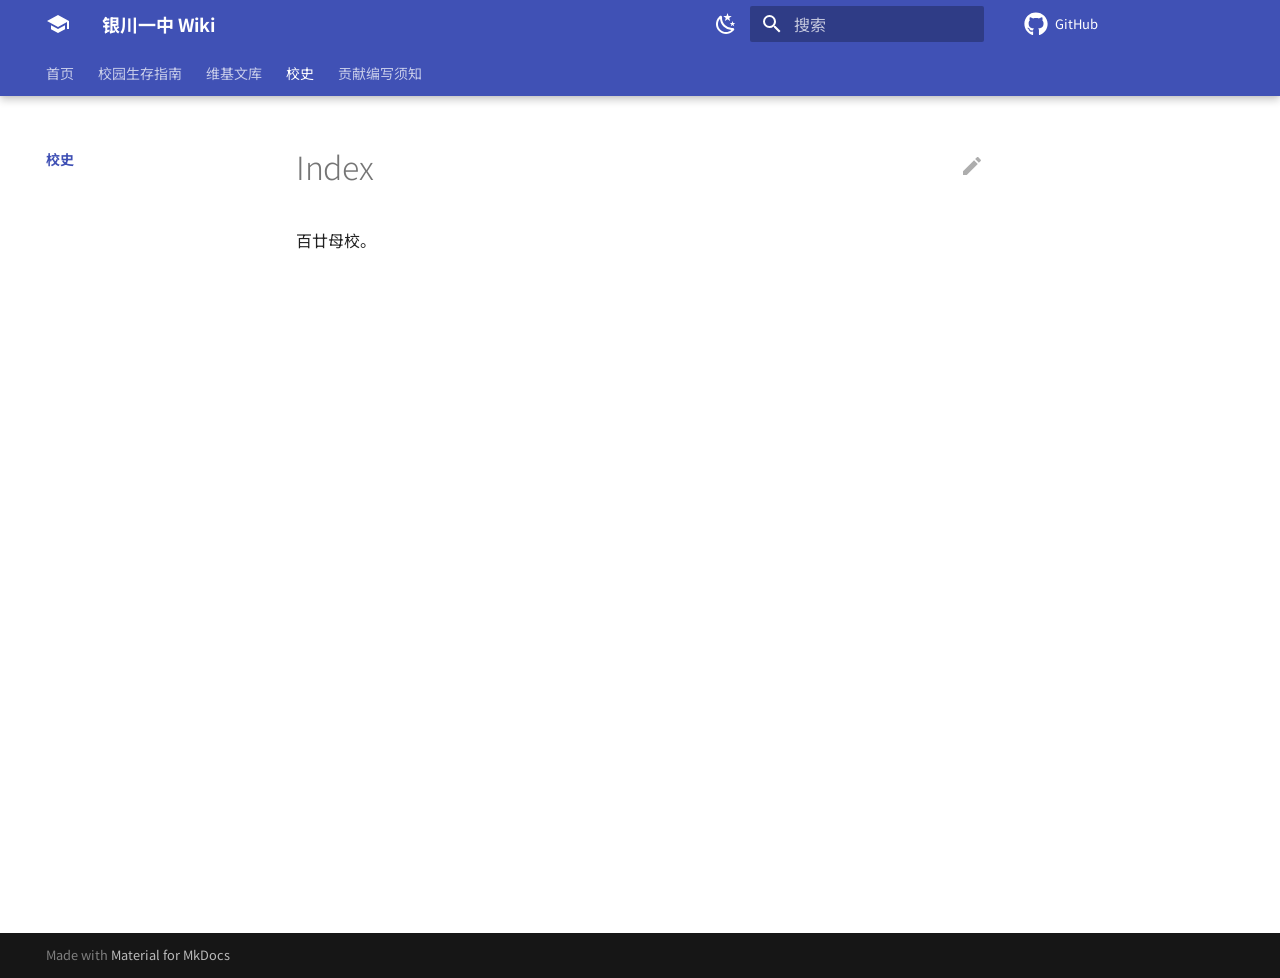
<file: 校史/index.html>
<!doctype html>
<html lang="zh" class="no-js">
  <head>
    
      <meta charset="utf-8">
      <meta name="viewport" content="width=device-width,initial-scale=1">
      
        <meta name="description" content="银川一中校园维基">
      
      
        <meta name="author" content="银川一中er">
      
      
        <link rel="canonical" href="https://ycyz-wiki.github.io/ycyz-wiki/%E6%A0%A1%E5%8F%B2/">
      
      
        <link rel="prev" href="../%E7%BB%B4%E5%9F%BA%E6%96%87%E5%BA%93/%E8%80%81%E5%B8%88%E8%AF%AD%E5%BD%95/">
      
      
        <link rel="next" href="../%E8%B4%A1%E7%8C%AE%E7%BC%96%E5%86%99%E9%A1%BB%E7%9F%A5/">
      
      
        
      
      
      <link rel="icon" href="../assets/images/favicon.png">
      <meta name="generator" content="mkdocs-1.6.1, mkdocs-material-9.7.6">
    
    
      
        <title>Index - 银川一中 Wiki</title>
      
    
    
      <link rel="stylesheet" href="../assets/stylesheets/main.484c7ddc.min.css">
      
        
        <link rel="stylesheet" href="../assets/stylesheets/palette.ab4e12ef.min.css">
      
      


    
    
      
    
    
      
        
        
        <link rel="preconnect" href="https://fonts.gstatic.com" crossorigin>
        <link rel="stylesheet" href="https://fonts.googleapis.com/css?family=Noto+Sans+SC:300,300i,400,400i,700,700i%7CJetBrains+Mono:400,400i,700,700i&display=fallback">
        <style>:root{--md-text-font:"Noto Sans SC";--md-code-font:"JetBrains Mono"}</style>
      
    
    
      <link rel="stylesheet" href="../stylesheets/extra.css">
    
    <script>__md_scope=new URL("..",location),__md_hash=e=>[...e].reduce(((e,_)=>(e<<5)-e+_.charCodeAt(0)),0),__md_get=(e,_=localStorage,t=__md_scope)=>JSON.parse(_.getItem(t.pathname+"."+e)),__md_set=(e,_,t=localStorage,a=__md_scope)=>{try{t.setItem(a.pathname+"."+e,JSON.stringify(_))}catch(e){}}</script>
    
      

    
    
  </head>
  
  
    
    
      
    
    
    
    
    <body dir="ltr" data-md-color-scheme="default" data-md-color-primary="indigo" data-md-color-accent="indigo">
  
    
    <input class="md-toggle" data-md-toggle="drawer" type="checkbox" id="__drawer" autocomplete="off">
    <input class="md-toggle" data-md-toggle="search" type="checkbox" id="__search" autocomplete="off">
    <label class="md-overlay" for="__drawer"></label>
    <div data-md-component="skip">
      
    </div>
    <div data-md-component="announce">
      
    </div>
    
    
      

  

<header class="md-header md-header--shadow md-header--lifted" data-md-component="header">
  <nav class="md-header__inner md-grid" aria-label="页眉">
    <a href=".." title="银川一中 Wiki" class="md-header__button md-logo" aria-label="银川一中 Wiki" data-md-component="logo">
      
  
  <svg xmlns="http://www.w3.org/2000/svg" viewBox="0 0 24 24"><path d="M12 3 1 9l11 6 9-4.91V17h2V9M5 13.18v4L12 21l7-3.82v-4L12 17z"/></svg>

    </a>
    <label class="md-header__button md-icon" for="__drawer">
      
      <svg xmlns="http://www.w3.org/2000/svg" viewBox="0 0 24 24"><path d="M3 6h18v2H3zm0 5h18v2H3zm0 5h18v2H3z"/></svg>
    </label>
    <div class="md-header__title" data-md-component="header-title">
      <div class="md-header__ellipsis">
        <div class="md-header__topic">
          <span class="md-ellipsis">
            银川一中 Wiki
          </span>
        </div>
        <div class="md-header__topic" data-md-component="header-topic">
          <span class="md-ellipsis">
            
              Index
            
          </span>
        </div>
      </div>
    </div>
    
      
        <form class="md-header__option" data-md-component="palette">
  
    
    
    
    <input class="md-option" data-md-color-media="" data-md-color-scheme="default" data-md-color-primary="indigo" data-md-color-accent="indigo"  aria-label="切换至深色模式"  type="radio" name="__palette" id="__palette_0">
    
      <label class="md-header__button md-icon" title="切换至深色模式" for="__palette_1" hidden>
        <svg xmlns="http://www.w3.org/2000/svg" viewBox="0 0 24 24"><path d="m17.75 4.09-2.53 1.94.91 3.06-2.63-1.81-2.63 1.81.91-3.06-2.53-1.94L12.44 4l1.06-3 1.06 3zm3.5 6.91-1.64 1.25.59 1.98-1.7-1.17-1.7 1.17.59-1.98L15.75 11l2.06-.05L18.5 9l.69 1.95zm-2.28 4.95c.83-.08 1.72 1.1 1.19 1.85-.32.45-.66.87-1.08 1.27C15.17 23 8.84 23 4.94 19.07c-3.91-3.9-3.91-10.24 0-14.14.4-.4.82-.76 1.27-1.08.75-.53 1.93.36 1.85 1.19-.27 2.86.69 5.83 2.89 8.02a9.96 9.96 0 0 0 8.02 2.89m-1.64 2.02a12.08 12.08 0 0 1-7.8-3.47c-2.17-2.19-3.33-5-3.49-7.82-2.81 3.14-2.7 7.96.31 10.98 3.02 3.01 7.84 3.12 10.98.31"/></svg>
      </label>
    
  
    
    
    
    <input class="md-option" data-md-color-media="" data-md-color-scheme="slate" data-md-color-primary="indigo" data-md-color-accent="indigo"  aria-label="切换至浅色模式"  type="radio" name="__palette" id="__palette_1">
    
      <label class="md-header__button md-icon" title="切换至浅色模式" for="__palette_0" hidden>
        <svg xmlns="http://www.w3.org/2000/svg" viewBox="0 0 24 24"><path d="M12 7a5 5 0 0 1 5 5 5 5 0 0 1-5 5 5 5 0 0 1-5-5 5 5 0 0 1 5-5m0 2a3 3 0 0 0-3 3 3 3 0 0 0 3 3 3 3 0 0 0 3-3 3 3 0 0 0-3-3m0-7 2.39 3.42C13.65 5.15 12.84 5 12 5s-1.65.15-2.39.42zM3.34 7l4.16-.35A7.2 7.2 0 0 0 5.94 8.5c-.44.74-.69 1.5-.83 2.29zm.02 10 1.76-3.77a7.131 7.131 0 0 0 2.38 4.14zM20.65 7l-1.77 3.79a7.02 7.02 0 0 0-2.38-4.15zm-.01 10-4.14.36c.59-.51 1.12-1.14 1.54-1.86.42-.73.69-1.5.83-2.29zM12 22l-2.41-3.44c.74.27 1.55.44 2.41.44.82 0 1.63-.17 2.37-.44z"/></svg>
      </label>
    
  
</form>
      
    
    
      <script>var palette=__md_get("__palette");if(palette&&palette.color){if("(prefers-color-scheme)"===palette.color.media){var media=matchMedia("(prefers-color-scheme: light)"),input=document.querySelector(media.matches?"[data-md-color-media='(prefers-color-scheme: light)']":"[data-md-color-media='(prefers-color-scheme: dark)']");palette.color.media=input.getAttribute("data-md-color-media"),palette.color.scheme=input.getAttribute("data-md-color-scheme"),palette.color.primary=input.getAttribute("data-md-color-primary"),palette.color.accent=input.getAttribute("data-md-color-accent")}for(var[key,value]of Object.entries(palette.color))document.body.setAttribute("data-md-color-"+key,value)}</script>
    
    
    
      
      
        <label class="md-header__button md-icon" for="__search">
          
          <svg xmlns="http://www.w3.org/2000/svg" viewBox="0 0 24 24"><path d="M9.5 3A6.5 6.5 0 0 1 16 9.5c0 1.61-.59 3.09-1.56 4.23l.27.27h.79l5 5-1.5 1.5-5-5v-.79l-.27-.27A6.52 6.52 0 0 1 9.5 16 6.5 6.5 0 0 1 3 9.5 6.5 6.5 0 0 1 9.5 3m0 2C7 5 5 7 5 9.5S7 14 9.5 14 14 12 14 9.5 12 5 9.5 5"/></svg>
        </label>
        <div class="md-search" data-md-component="search" role="dialog">
  <label class="md-search__overlay" for="__search"></label>
  <div class="md-search__inner" role="search">
    <form class="md-search__form" name="search">
      <input type="text" class="md-search__input" name="query" aria-label="搜索" placeholder="搜索" autocapitalize="off" autocorrect="off" autocomplete="off" spellcheck="false" data-md-component="search-query" required>
      <label class="md-search__icon md-icon" for="__search">
        
        <svg xmlns="http://www.w3.org/2000/svg" viewBox="0 0 24 24"><path d="M9.5 3A6.5 6.5 0 0 1 16 9.5c0 1.61-.59 3.09-1.56 4.23l.27.27h.79l5 5-1.5 1.5-5-5v-.79l-.27-.27A6.52 6.52 0 0 1 9.5 16 6.5 6.5 0 0 1 3 9.5 6.5 6.5 0 0 1 9.5 3m0 2C7 5 5 7 5 9.5S7 14 9.5 14 14 12 14 9.5 12 5 9.5 5"/></svg>
        
        <svg xmlns="http://www.w3.org/2000/svg" viewBox="0 0 24 24"><path d="M20 11v2H8l5.5 5.5-1.42 1.42L4.16 12l7.92-7.92L13.5 5.5 8 11z"/></svg>
      </label>
      <nav class="md-search__options" aria-label="查找">
        
          <a href="javascript:void(0)" class="md-search__icon md-icon" title="分享" aria-label="分享" data-clipboard data-clipboard-text="" data-md-component="search-share" tabindex="-1">
            
            <svg xmlns="http://www.w3.org/2000/svg" viewBox="0 0 24 24"><path d="M18 16.08c-.76 0-1.44.3-1.96.77L8.91 12.7c.05-.23.09-.46.09-.7s-.04-.47-.09-.7l7.05-4.11c.54.5 1.25.81 2.04.81a3 3 0 0 0 3-3 3 3 0 0 0-3-3 3 3 0 0 0-3 3c0 .24.04.47.09.7L8.04 9.81C7.5 9.31 6.79 9 6 9a3 3 0 0 0-3 3 3 3 0 0 0 3 3c.79 0 1.5-.31 2.04-.81l7.12 4.15c-.05.21-.08.43-.08.66 0 1.61 1.31 2.91 2.92 2.91s2.92-1.3 2.92-2.91A2.92 2.92 0 0 0 18 16.08"/></svg>
          </a>
        
        <button type="reset" class="md-search__icon md-icon" title="清空当前内容" aria-label="清空当前内容" tabindex="-1">
          
          <svg xmlns="http://www.w3.org/2000/svg" viewBox="0 0 24 24"><path d="M19 6.41 17.59 5 12 10.59 6.41 5 5 6.41 10.59 12 5 17.59 6.41 19 12 13.41 17.59 19 19 17.59 13.41 12z"/></svg>
        </button>
      </nav>
      
        <div class="md-search__suggest" data-md-component="search-suggest"></div>
      
    </form>
    <div class="md-search__output">
      <div class="md-search__scrollwrap" tabindex="0" data-md-scrollfix>
        <div class="md-search-result" data-md-component="search-result">
          <div class="md-search-result__meta">
            正在初始化搜索引擎
          </div>
          <ol class="md-search-result__list" role="presentation"></ol>
        </div>
      </div>
    </div>
  </div>
</div>
      
    
    
      <div class="md-header__source">
        <a href="https://github.com/YCYZ-Wiki/ycyz-wiki" title="前往仓库" class="md-source" data-md-component="source">
  <div class="md-source__icon md-icon">
    
    <svg xmlns="http://www.w3.org/2000/svg" viewBox="0 0 512 512"><!--! Font Awesome Free 7.1.0 by @fontawesome - https://fontawesome.com License - https://fontawesome.com/license/free (Icons: CC BY 4.0, Fonts: SIL OFL 1.1, Code: MIT License) Copyright 2025 Fonticons, Inc.--><path d="M173.9 397.4c0 2-2.3 3.6-5.2 3.6-3.3.3-5.6-1.3-5.6-3.6 0-2 2.3-3.6 5.2-3.6 3-.3 5.6 1.3 5.6 3.6m-31.1-4.5c-.7 2 1.3 4.3 4.3 4.9 2.6 1 5.6 0 6.2-2s-1.3-4.3-4.3-5.2c-2.6-.7-5.5.3-6.2 2.3m44.2-1.7c-2.9.7-4.9 2.6-4.6 4.9.3 2 2.9 3.3 5.9 2.6 2.9-.7 4.9-2.6 4.6-4.6-.3-1.9-3-3.2-5.9-2.9M252.8 8C114.1 8 8 113.3 8 252c0 110.9 69.8 205.8 169.5 239.2 12.8 2.3 17.3-5.6 17.3-12.1 0-6.2-.3-40.4-.3-61.4 0 0-70 15-84.7-29.8 0 0-11.4-29.1-27.8-36.6 0 0-22.9-15.7 1.6-15.4 0 0 24.9 2 38.6 25.8 21.9 38.6 58.6 27.5 72.9 20.9 2.3-16 8.8-27.1 16-33.7-55.9-6.2-112.3-14.3-112.3-110.5 0-27.5 7.6-41.3 23.6-58.9-2.6-6.5-11.1-33.3 2.6-67.9 20.9-6.5 69 27 69 27 20-5.6 41.5-8.5 62.8-8.5s42.8 2.9 62.8 8.5c0 0 48.1-33.6 69-27 13.7 34.7 5.2 61.4 2.6 67.9 16 17.7 25.8 31.5 25.8 58.9 0 96.5-58.9 104.2-114.8 110.5 9.2 7.9 17 22.9 17 46.4 0 33.7-.3 75.4-.3 83.6 0 6.5 4.6 14.4 17.3 12.1C436.2 457.8 504 362.9 504 252 504 113.3 391.5 8 252.8 8M105.2 352.9c-1.3 1-1 3.3.7 5.2 1.6 1.6 3.9 2.3 5.2 1 1.3-1 1-3.3-.7-5.2-1.6-1.6-3.9-2.3-5.2-1m-10.8-8.1c-.7 1.3.3 2.9 2.3 3.9 1.6 1 3.6.7 4.3-.7.7-1.3-.3-2.9-2.3-3.9-2-.6-3.6-.3-4.3.7m32.4 35.6c-1.6 1.3-1 4.3 1.3 6.2 2.3 2.3 5.2 2.6 6.5 1 1.3-1.3.7-4.3-1.3-6.2-2.2-2.3-5.2-2.6-6.5-1m-11.4-14.7c-1.6 1-1.6 3.6 0 5.9s4.3 3.3 5.6 2.3c1.6-1.3 1.6-3.9 0-6.2-1.4-2.3-4-3.3-5.6-2"/></svg>
  </div>
  <div class="md-source__repository">
    GitHub
  </div>
</a>
      </div>
    
  </nav>
  
    
      
<nav class="md-tabs" aria-label="标签" data-md-component="tabs">
  <div class="md-grid">
    <ul class="md-tabs__list">
      
        
  
  
  
  
    <li class="md-tabs__item">
      <a href=".." class="md-tabs__link">
        
  
  
    
  
  首页

      </a>
    </li>
  

      
        
  
  
  
  
    
    
      <li class="md-tabs__item">
        <a href="../%E6%A0%A1%E5%9B%AD%E7%94%9F%E5%AD%98%E6%8C%87%E5%8D%97/" class="md-tabs__link">
          
  
  
    
  
  校园生存指南

        </a>
      </li>
    
  

      
        
  
  
  
  
    
    
      <li class="md-tabs__item">
        <a href="../%E7%BB%B4%E5%9F%BA%E6%96%87%E5%BA%93/" class="md-tabs__link">
          
  
  
    
  
  维基文库

        </a>
      </li>
    
  

      
        
  
  
  
    
  
  
    
    
      <li class="md-tabs__item md-tabs__item--active">
        <a href="./" class="md-tabs__link">
          
  
  
    
  
  校史

        </a>
      </li>
    
  

      
        
  
  
  
  
    
    
      <li class="md-tabs__item">
        <a href="../%E8%B4%A1%E7%8C%AE%E7%BC%96%E5%86%99%E9%A1%BB%E7%9F%A5/" class="md-tabs__link">
          
  
  
    
  
  贡献编写须知

        </a>
      </li>
    
  

      
    </ul>
  </div>
</nav>
    
  
</header>
    
    <div class="md-container" data-md-component="container">
      
      
        
      
      <main class="md-main" data-md-component="main">
        <div class="md-main__inner md-grid">
          
            
              
              <div class="md-sidebar md-sidebar--primary" data-md-component="sidebar" data-md-type="navigation" >
                <div class="md-sidebar__scrollwrap">
                  <div class="md-sidebar__inner">
                    


  


<nav class="md-nav md-nav--primary md-nav--lifted" aria-label="导航栏" data-md-level="0">
  <label class="md-nav__title" for="__drawer">
    <a href=".." title="银川一中 Wiki" class="md-nav__button md-logo" aria-label="银川一中 Wiki" data-md-component="logo">
      
  
  <svg xmlns="http://www.w3.org/2000/svg" viewBox="0 0 24 24"><path d="M12 3 1 9l11 6 9-4.91V17h2V9M5 13.18v4L12 21l7-3.82v-4L12 17z"/></svg>

    </a>
    银川一中 Wiki
  </label>
  
    <div class="md-nav__source">
      <a href="https://github.com/YCYZ-Wiki/ycyz-wiki" title="前往仓库" class="md-source" data-md-component="source">
  <div class="md-source__icon md-icon">
    
    <svg xmlns="http://www.w3.org/2000/svg" viewBox="0 0 512 512"><!--! Font Awesome Free 7.1.0 by @fontawesome - https://fontawesome.com License - https://fontawesome.com/license/free (Icons: CC BY 4.0, Fonts: SIL OFL 1.1, Code: MIT License) Copyright 2025 Fonticons, Inc.--><path d="M173.9 397.4c0 2-2.3 3.6-5.2 3.6-3.3.3-5.6-1.3-5.6-3.6 0-2 2.3-3.6 5.2-3.6 3-.3 5.6 1.3 5.6 3.6m-31.1-4.5c-.7 2 1.3 4.3 4.3 4.9 2.6 1 5.6 0 6.2-2s-1.3-4.3-4.3-5.2c-2.6-.7-5.5.3-6.2 2.3m44.2-1.7c-2.9.7-4.9 2.6-4.6 4.9.3 2 2.9 3.3 5.9 2.6 2.9-.7 4.9-2.6 4.6-4.6-.3-1.9-3-3.2-5.9-2.9M252.8 8C114.1 8 8 113.3 8 252c0 110.9 69.8 205.8 169.5 239.2 12.8 2.3 17.3-5.6 17.3-12.1 0-6.2-.3-40.4-.3-61.4 0 0-70 15-84.7-29.8 0 0-11.4-29.1-27.8-36.6 0 0-22.9-15.7 1.6-15.4 0 0 24.9 2 38.6 25.8 21.9 38.6 58.6 27.5 72.9 20.9 2.3-16 8.8-27.1 16-33.7-55.9-6.2-112.3-14.3-112.3-110.5 0-27.5 7.6-41.3 23.6-58.9-2.6-6.5-11.1-33.3 2.6-67.9 20.9-6.5 69 27 69 27 20-5.6 41.5-8.5 62.8-8.5s42.8 2.9 62.8 8.5c0 0 48.1-33.6 69-27 13.7 34.7 5.2 61.4 2.6 67.9 16 17.7 25.8 31.5 25.8 58.9 0 96.5-58.9 104.2-114.8 110.5 9.2 7.9 17 22.9 17 46.4 0 33.7-.3 75.4-.3 83.6 0 6.5 4.6 14.4 17.3 12.1C436.2 457.8 504 362.9 504 252 504 113.3 391.5 8 252.8 8M105.2 352.9c-1.3 1-1 3.3.7 5.2 1.6 1.6 3.9 2.3 5.2 1 1.3-1 1-3.3-.7-5.2-1.6-1.6-3.9-2.3-5.2-1m-10.8-8.1c-.7 1.3.3 2.9 2.3 3.9 1.6 1 3.6.7 4.3-.7.7-1.3-.3-2.9-2.3-3.9-2-.6-3.6-.3-4.3.7m32.4 35.6c-1.6 1.3-1 4.3 1.3 6.2 2.3 2.3 5.2 2.6 6.5 1 1.3-1.3.7-4.3-1.3-6.2-2.2-2.3-5.2-2.6-6.5-1m-11.4-14.7c-1.6 1-1.6 3.6 0 5.9s4.3 3.3 5.6 2.3c1.6-1.3 1.6-3.9 0-6.2-1.4-2.3-4-3.3-5.6-2"/></svg>
  </div>
  <div class="md-source__repository">
    GitHub
  </div>
</a>
    </div>
  
  <ul class="md-nav__list" data-md-scrollfix>
    
      
      
  
  
  
  
    <li class="md-nav__item">
      <a href=".." class="md-nav__link">
        
  
  
  <span class="md-ellipsis">
    
  
    首页
  

    
  </span>
  
  

      </a>
    </li>
  

    
      
      
  
  
  
  
    
    
      
        
          
        
      
        
      
    
    
    
      
      
        
      
    
    
    <li class="md-nav__item md-nav__item--nested">
      
        
        
          
        
        <input class="md-nav__toggle md-toggle md-toggle--indeterminate" type="checkbox" id="__nav_2" >
        
          
          <div class="md-nav__link md-nav__container">
            <a href="../%E6%A0%A1%E5%9B%AD%E7%94%9F%E5%AD%98%E6%8C%87%E5%8D%97/" class="md-nav__link ">
              
  
  
  <span class="md-ellipsis">
    
  
    校园生存指南
  

    
  </span>
  
  

            </a>
            
              
              <label class="md-nav__link " for="__nav_2" id="__nav_2_label" tabindex="0">
                <span class="md-nav__icon md-icon"></span>
              </label>
            
          </div>
        
        <nav class="md-nav" data-md-level="1" aria-labelledby="__nav_2_label" aria-expanded="false">
          <label class="md-nav__title" for="__nav_2">
            <span class="md-nav__icon md-icon"></span>
            
  
    校园生存指南
  

          </label>
          <ul class="md-nav__list" data-md-scrollfix>
            
              
            
              
                
  
  
  
  
    <li class="md-nav__item">
      <a href="../%E6%A0%A1%E5%9B%AD%E7%94%9F%E5%AD%98%E6%8C%87%E5%8D%97/%E9%A3%9F%E5%9C%A8%E6%A0%A1%E5%86%85/" class="md-nav__link">
        
  
  
  <span class="md-ellipsis">
    
  
    食在校内
  

    
  </span>
  
  

      </a>
    </li>
  

              
            
          </ul>
        </nav>
      
    </li>
  

    
      
      
  
  
  
  
    
    
      
        
          
        
      
        
      
    
    
    
      
      
        
      
    
    
    <li class="md-nav__item md-nav__item--nested">
      
        
        
          
        
        <input class="md-nav__toggle md-toggle md-toggle--indeterminate" type="checkbox" id="__nav_3" >
        
          
          <div class="md-nav__link md-nav__container">
            <a href="../%E7%BB%B4%E5%9F%BA%E6%96%87%E5%BA%93/" class="md-nav__link ">
              
  
  
  <span class="md-ellipsis">
    
  
    维基文库
  

    
  </span>
  
  

            </a>
            
              
              <label class="md-nav__link " for="__nav_3" id="__nav_3_label" tabindex="0">
                <span class="md-nav__icon md-icon"></span>
              </label>
            
          </div>
        
        <nav class="md-nav" data-md-level="1" aria-labelledby="__nav_3_label" aria-expanded="false">
          <label class="md-nav__title" for="__nav_3">
            <span class="md-nav__icon md-icon"></span>
            
  
    维基文库
  

          </label>
          <ul class="md-nav__list" data-md-scrollfix>
            
              
            
              
                
  
  
  
  
    <li class="md-nav__item">
      <a href="../%E7%BB%B4%E5%9F%BA%E6%96%87%E5%BA%93/%E8%80%81%E5%B8%88%E8%AF%AD%E5%BD%95/" class="md-nav__link">
        
  
  
  <span class="md-ellipsis">
    
  
    老师语录
  

    
  </span>
  
  

      </a>
    </li>
  

              
            
          </ul>
        </nav>
      
    </li>
  

    
      
      
  
  
    
  
  
  
    
    
      
        
          
        
      
    
    
    
      
        
        
      
      
        
      
    
    
    <li class="md-nav__item md-nav__item--active md-nav__item--section md-nav__item--nested">
      
        
        
        <input class="md-nav__toggle md-toggle " type="checkbox" id="__nav_4" checked>
        
          
          <div class="md-nav__link md-nav__container">
            <a href="./" class="md-nav__link md-nav__link--active">
              
  
  
  <span class="md-ellipsis">
    
  
    校史
  

    
  </span>
  
  

            </a>
            
          </div>
        
        <nav class="md-nav" data-md-level="1" aria-labelledby="__nav_4_label" aria-expanded="true">
          <label class="md-nav__title" for="__nav_4">
            <span class="md-nav__icon md-icon"></span>
            
  
    校史
  

          </label>
          <ul class="md-nav__list" data-md-scrollfix>
            
              
            
          </ul>
        </nav>
      
    </li>
  

    
      
      
  
  
  
  
    
    
      
        
          
        
      
    
    
    
      
      
        
      
    
    
    <li class="md-nav__item md-nav__item--nested">
      
        
        
          
        
        <input class="md-nav__toggle md-toggle md-toggle--indeterminate" type="checkbox" id="__nav_5" >
        
          
          <div class="md-nav__link md-nav__container">
            <a href="../%E8%B4%A1%E7%8C%AE%E7%BC%96%E5%86%99%E9%A1%BB%E7%9F%A5/" class="md-nav__link ">
              
  
  
  <span class="md-ellipsis">
    
  
    贡献编写须知
  

    
  </span>
  
  

            </a>
            
          </div>
        
        <nav class="md-nav" data-md-level="1" aria-labelledby="__nav_5_label" aria-expanded="false">
          <label class="md-nav__title" for="__nav_5">
            <span class="md-nav__icon md-icon"></span>
            
  
    贡献编写须知
  

          </label>
          <ul class="md-nav__list" data-md-scrollfix>
            
              
            
          </ul>
        </nav>
      
    </li>
  

    
  </ul>
</nav>
                  </div>
                </div>
              </div>
            
            
              
              <div class="md-sidebar md-sidebar--secondary" data-md-component="sidebar" data-md-type="toc" >
                <div class="md-sidebar__scrollwrap">
                  <div class="md-sidebar__inner">
                    

<nav class="md-nav md-nav--secondary" aria-label="目录">
  
  
  
  
</nav>
                  </div>
                </div>
              </div>
            
          
          
            <div class="md-content" data-md-component="content">
              
              <article class="md-content__inner md-typeset">
                
                  


  
    <a href="https://github.com/YCYZ-Wiki/ycyz-wiki/edit/main/docs/校史/index.md" title="编辑此页" class="md-content__button md-icon" rel="edit">
      
      <svg xmlns="http://www.w3.org/2000/svg" viewBox="0 0 24 24"><path d="M20.71 7.04c.39-.39.39-1.04 0-1.41l-2.34-2.34c-.37-.39-1.02-.39-1.41 0l-1.84 1.83 3.75 3.75M3 17.25V21h3.75L17.81 9.93l-3.75-3.75z"/></svg>
    </a>
  
  


  <h1>Index</h1>

<p>百廿母校。</p>
<style>
  .my-map { margin: 0 auto; width: 800px; height: 640px; } 
  .my-map .icon { background: url(//a.amap.com/lbs-dev-yuntu/static/web/image/tools/creater/marker.png) no-repeat; } 
  .my-map .icon-cir { height: 31px; width: 28px; } 
  .my-map .icon-cir-red { background-position: -11px -5px; }
  .amap-container { height: 100%; }
  .myinfowindow { width: 240px; min-height: 50px; }
  .myinfowindow h5 { height: 20px; line-height: 20px; overflow: hidden; font-size: 14px; font-weight: bold; width: 220px; text-overflow: ellipsis; word-break: break-all; white-space: nowrap; }
  .myinfowindow div { margin-top: 10px; min-height: 40px; line-height: 20px; font-size: 13px; color: #6f6f6f; }
</style>

<div id="wrap" class="my-map">
  <div id="mapContainer"></div>
</div>

<script src="//webapi.amap.com/maps?v=1.3&key=e07ffdf58c8e8672037bef0d6cae7d4a"></script>
<script>
!function(){
  var infoWindow, map, level = 17,
    center = {lng: 106.269275, lat: 38.450567},
    features = [{"icon":"cir","color":"red","name":"未命名标注","desc":"未命名标注描述","lnglat":{"Q":38.45016379898232,"R":106.26884536787867,"lng":106.268845,"lat":38.450164},"offset":{"x":-9,"y":-31},"type":"Marker"}, {"strokeWeight":2,"strokeOpacity":0.8,"fillOpacity":0.2,"name":"未命名标注","desc":"未命名标注描述","path":[{"Q":38.45179382303599,"R":106.26766519591212,"lng":106.267665,"lat":38.451794},{"Q":38.44939918738354,"R":106.26689271971583,"lng":106.266893,"lat":38.449399},{"Q":38.44876060445501,"R":106.27006845518946,"lng":106.270068,"lat":38.448761},{"Q":38.451062837421446,"R":106.27083020254969,"lng":106.27083,"lat":38.451063},{"Q":38.45178542094459,"R":106.26767592474818,"lng":106.267676,"lat":38.451785}],"lnglat":{"Q":38.45178542094459,"R":106.26767592474818,"lng":106.267676,"lat":38.451785},"type":"Polygon"}];

  function loadFeatures(){
    for(var feature, data, i = 0, len = features.length, j, jl, path; i < len; i++){
      data = features[i];
      switch(data.type){
        case "Marker":
          feature = new AMap.Marker({ map: map, position: new AMap.LngLat(data.lnglat.lng, data.lnglat.lat),
            zIndex: 3, extData: data, offset: new AMap.Pixel(data.offset.x, data.offset.y), title: data.name,
            content: '<div class="icon icon-' + data.icon + ' icon-'+ data.icon +'-' + data.color +'"></div>' });
          break;
        case "Polyline":
          for(j = 0, jl = data.path.length, path = []; j < jl; j++){
            path.push(new AMap.LngLat(data.path[j].lng, data.path[j].lat));
          }
          feature = new AMap.Polyline({ map: map, path: path, extData: data, zIndex: 2,
            strokeWeight: data.strokeWeight, strokeColor: data.strokeColor, strokeOpacity: data.strokeOpacity });
          break;
        case "Polygon":
          for(j = 0, jl = data.path.length, path = []; j < jl; j++){
            path.push(new AMap.LngLat(data.path[j].lng, data.path[j].lat));
          }
          feature = new AMap.Polygon({ map: map, path: path, extData: data, zIndex: 1,
            strokeWeight: data.strokeWeight, strokeColor: data.strokeColor, strokeOpacity: data.strokeOpacity,
            fillColor: data.fillColor, fillOpacity: data.fillOpacity });
          break;
        default: feature = null;
      }
      if(feature){ AMap.event.addListener(feature, "click", mapFeatureClick); }
    }
  }

  function mapFeatureClick(e){
    if(!infoWindow){ infoWindow = new AMap.InfoWindow({autoMove: true,isCustom: false}); }
    var extData = e.target.getExtData();
    infoWindow.setContent("<div class='myinfowindow'><h5>" + extData.name + "</h5><div>" + extData.desc + "</div></div>");
    infoWindow.open(map, e.lnglat);
  }

  map = new AMap.Map("mapContainer", {center: new AMap.LngLat(center.lng, center.lat), level: level, keyboardEnable:true, dragEnable:true, scrollWheel:true, doubleClickZoom:true});
  new AMap.TileLayer.Satellite({map: map, zIndex: 1});
  loadFeatures();

  map.on('complete', function(){
    map.plugin(["AMap.ToolBar", "AMap.OverView", "AMap.Scale"], function(){
      map.addControl(new AMap.ToolBar({ruler: true, direction: true, locate: false})); map.addControl(new AMap.OverView({isOpen: true})); map.addControl(new AMap.Scale);
    }); 
  })
}();
</script>












                
              </article>
            </div>
          
          
<script>var target=document.getElementById(location.hash.slice(1));target&&target.name&&(target.checked=target.name.startsWith("__tabbed_"))</script>
        </div>
        
          <button type="button" class="md-top md-icon" data-md-component="top" hidden>
  
  <svg xmlns="http://www.w3.org/2000/svg" viewBox="0 0 24 24"><path d="M13 20h-2V8l-5.5 5.5-1.42-1.42L12 4.16l7.92 7.92-1.42 1.42L13 8z"/></svg>
  回到页面顶部
</button>
        
      </main>
      
        <footer class="md-footer">
  
  <div class="md-footer-meta md-typeset">
    <div class="md-footer-meta__inner md-grid">
      <div class="md-copyright">
  
  
    Made with
    <a href="https://squidfunk.github.io/mkdocs-material/" target="_blank" rel="noopener">
      Material for MkDocs
    </a>
  
</div>
      
    </div>
  </div>
</footer>
      
    </div>
    <div class="md-dialog" data-md-component="dialog">
      <div class="md-dialog__inner md-typeset"></div>
    </div>
    
    
    
      
      
      <script id="__config" type="application/json">{"annotate": null, "base": "..", "features": ["navigation.tabs", "navigation.tabs.sticky", "navigation.sections", "navigation.expand", "navigation.indexes", "navigation.tracking", "navigation.top", "search.suggest", "search.highlight", "search.share", "content.code.copy", "content.code.annotate", "content.action.edit", "content.tooltips"], "search": "../assets/javascripts/workers/search.2c215733.min.js", "tags": null, "translations": {"clipboard.copied": "\u5df2\u590d\u5236", "clipboard.copy": "\u590d\u5236", "search.result.more.one": "\u5728\u8be5\u9875\u4e0a\u8fd8\u6709 1 \u4e2a\u7b26\u5408\u6761\u4ef6\u7684\u7ed3\u679c", "search.result.more.other": "\u5728\u8be5\u9875\u4e0a\u8fd8\u6709 # \u4e2a\u7b26\u5408\u6761\u4ef6\u7684\u7ed3\u679c", "search.result.none": "\u6ca1\u6709\u627e\u5230\u7b26\u5408\u6761\u4ef6\u7684\u7ed3\u679c", "search.result.one": "\u627e\u5230 1 \u4e2a\u7b26\u5408\u6761\u4ef6\u7684\u7ed3\u679c", "search.result.other": "# \u4e2a\u7b26\u5408\u6761\u4ef6\u7684\u7ed3\u679c", "search.result.placeholder": "\u952e\u5165\u4ee5\u5f00\u59cb\u641c\u7d22", "search.result.term.missing": "\u7f3a\u5c11", "select.version": "\u9009\u62e9\u5f53\u524d\u7248\u672c"}, "version": null}</script>
    
    
      <script src="../assets/javascripts/bundle.79ae519e.min.js"></script>
      
        <script src="../javascripts/extra.js"></script>
      
    
  </body>
</html>
</file>
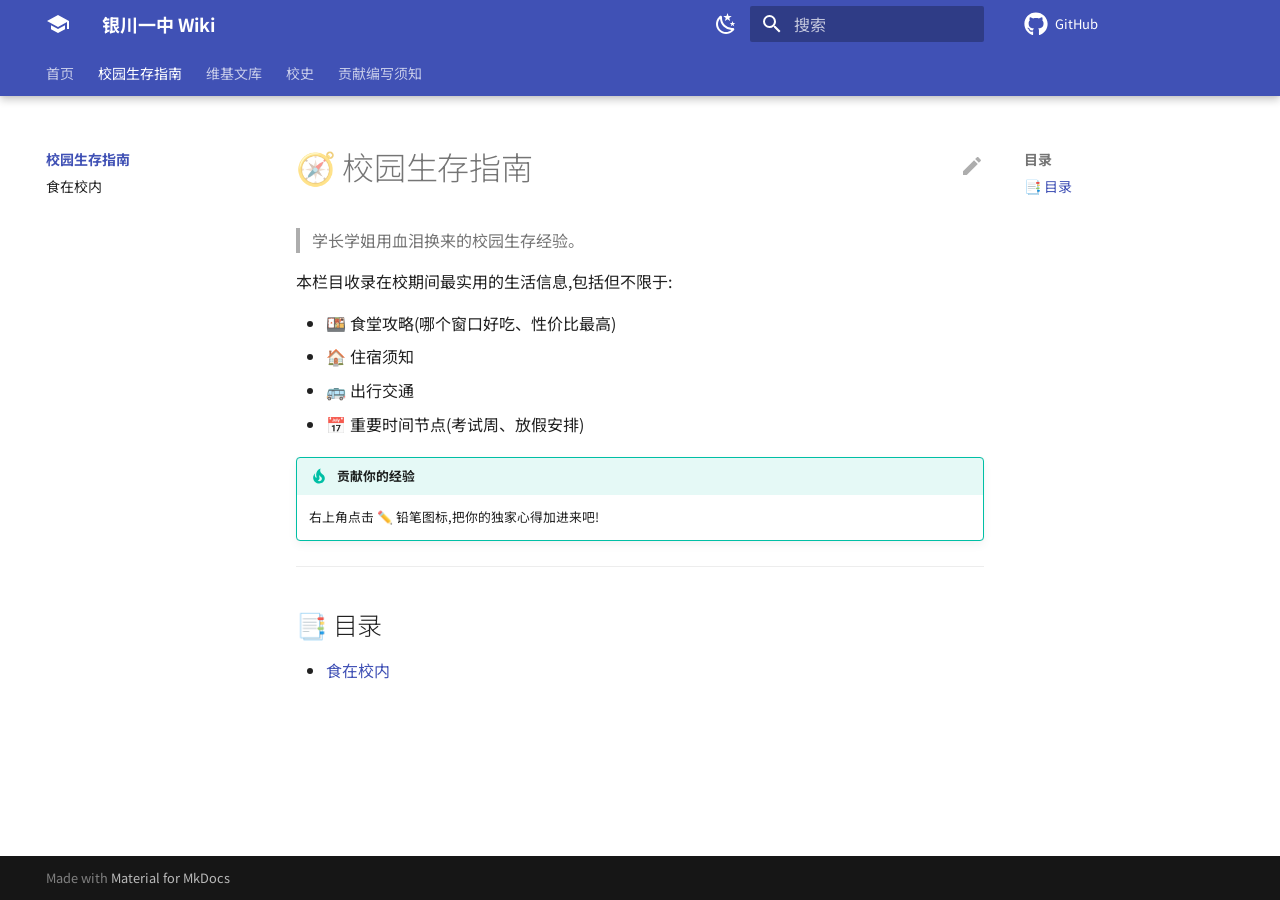
<file: 校园生存指南/index.html>
<!doctype html>
<html lang="zh" class="no-js">
  <head>
    
      <meta charset="utf-8">
      <meta name="viewport" content="width=device-width,initial-scale=1">
      
        <meta name="description" content="银川一中校园维基">
      
      
        <meta name="author" content="银川一中er">
      
      
        <link rel="canonical" href="https://ycyz-wiki.github.io/ycyz-wiki/%E6%A0%A1%E5%9B%AD%E7%94%9F%E5%AD%98%E6%8C%87%E5%8D%97/">
      
      
        <link rel="prev" href="..">
      
      
        <link rel="next" href="%E9%A3%9F%E5%9C%A8%E6%A0%A1%E5%86%85/">
      
      
        
      
      
      <link rel="icon" href="../assets/images/favicon.png">
      <meta name="generator" content="mkdocs-1.6.1, mkdocs-material-9.7.6">
    
    
      
        <title>🧭 校园生存指南 - 银川一中 Wiki</title>
      
    
    
      <link rel="stylesheet" href="../assets/stylesheets/main.484c7ddc.min.css">
      
        
        <link rel="stylesheet" href="../assets/stylesheets/palette.ab4e12ef.min.css">
      
      


    
    
      
    
    
      
        
        
        <link rel="preconnect" href="https://fonts.gstatic.com" crossorigin>
        <link rel="stylesheet" href="https://fonts.googleapis.com/css?family=Noto+Sans+SC:300,300i,400,400i,700,700i%7CJetBrains+Mono:400,400i,700,700i&display=fallback">
        <style>:root{--md-text-font:"Noto Sans SC";--md-code-font:"JetBrains Mono"}</style>
      
    
    
      <link rel="stylesheet" href="../stylesheets/extra.css">
    
    <script>__md_scope=new URL("..",location),__md_hash=e=>[...e].reduce(((e,_)=>(e<<5)-e+_.charCodeAt(0)),0),__md_get=(e,_=localStorage,t=__md_scope)=>JSON.parse(_.getItem(t.pathname+"."+e)),__md_set=(e,_,t=localStorage,a=__md_scope)=>{try{t.setItem(a.pathname+"."+e,JSON.stringify(_))}catch(e){}}</script>
    
      

    
    
  </head>
  
  
    
    
      
    
    
    
    
    <body dir="ltr" data-md-color-scheme="default" data-md-color-primary="indigo" data-md-color-accent="indigo">
  
    
    <input class="md-toggle" data-md-toggle="drawer" type="checkbox" id="__drawer" autocomplete="off">
    <input class="md-toggle" data-md-toggle="search" type="checkbox" id="__search" autocomplete="off">
    <label class="md-overlay" for="__drawer"></label>
    <div data-md-component="skip">
      
        
        <a href="#_1" class="md-skip">
          跳转至
        </a>
      
    </div>
    <div data-md-component="announce">
      
    </div>
    
    
      

  

<header class="md-header md-header--shadow md-header--lifted" data-md-component="header">
  <nav class="md-header__inner md-grid" aria-label="页眉">
    <a href=".." title="银川一中 Wiki" class="md-header__button md-logo" aria-label="银川一中 Wiki" data-md-component="logo">
      
  
  <svg xmlns="http://www.w3.org/2000/svg" viewBox="0 0 24 24"><path d="M12 3 1 9l11 6 9-4.91V17h2V9M5 13.18v4L12 21l7-3.82v-4L12 17z"/></svg>

    </a>
    <label class="md-header__button md-icon" for="__drawer">
      
      <svg xmlns="http://www.w3.org/2000/svg" viewBox="0 0 24 24"><path d="M3 6h18v2H3zm0 5h18v2H3zm0 5h18v2H3z"/></svg>
    </label>
    <div class="md-header__title" data-md-component="header-title">
      <div class="md-header__ellipsis">
        <div class="md-header__topic">
          <span class="md-ellipsis">
            银川一中 Wiki
          </span>
        </div>
        <div class="md-header__topic" data-md-component="header-topic">
          <span class="md-ellipsis">
            
              🧭 校园生存指南
            
          </span>
        </div>
      </div>
    </div>
    
      
        <form class="md-header__option" data-md-component="palette">
  
    
    
    
    <input class="md-option" data-md-color-media="" data-md-color-scheme="default" data-md-color-primary="indigo" data-md-color-accent="indigo"  aria-label="切换至深色模式"  type="radio" name="__palette" id="__palette_0">
    
      <label class="md-header__button md-icon" title="切换至深色模式" for="__palette_1" hidden>
        <svg xmlns="http://www.w3.org/2000/svg" viewBox="0 0 24 24"><path d="m17.75 4.09-2.53 1.94.91 3.06-2.63-1.81-2.63 1.81.91-3.06-2.53-1.94L12.44 4l1.06-3 1.06 3zm3.5 6.91-1.64 1.25.59 1.98-1.7-1.17-1.7 1.17.59-1.98L15.75 11l2.06-.05L18.5 9l.69 1.95zm-2.28 4.95c.83-.08 1.72 1.1 1.19 1.85-.32.45-.66.87-1.08 1.27C15.17 23 8.84 23 4.94 19.07c-3.91-3.9-3.91-10.24 0-14.14.4-.4.82-.76 1.27-1.08.75-.53 1.93.36 1.85 1.19-.27 2.86.69 5.83 2.89 8.02a9.96 9.96 0 0 0 8.02 2.89m-1.64 2.02a12.08 12.08 0 0 1-7.8-3.47c-2.17-2.19-3.33-5-3.49-7.82-2.81 3.14-2.7 7.96.31 10.98 3.02 3.01 7.84 3.12 10.98.31"/></svg>
      </label>
    
  
    
    
    
    <input class="md-option" data-md-color-media="" data-md-color-scheme="slate" data-md-color-primary="indigo" data-md-color-accent="indigo"  aria-label="切换至浅色模式"  type="radio" name="__palette" id="__palette_1">
    
      <label class="md-header__button md-icon" title="切换至浅色模式" for="__palette_0" hidden>
        <svg xmlns="http://www.w3.org/2000/svg" viewBox="0 0 24 24"><path d="M12 7a5 5 0 0 1 5 5 5 5 0 0 1-5 5 5 5 0 0 1-5-5 5 5 0 0 1 5-5m0 2a3 3 0 0 0-3 3 3 3 0 0 0 3 3 3 3 0 0 0 3-3 3 3 0 0 0-3-3m0-7 2.39 3.42C13.65 5.15 12.84 5 12 5s-1.65.15-2.39.42zM3.34 7l4.16-.35A7.2 7.2 0 0 0 5.94 8.5c-.44.74-.69 1.5-.83 2.29zm.02 10 1.76-3.77a7.131 7.131 0 0 0 2.38 4.14zM20.65 7l-1.77 3.79a7.02 7.02 0 0 0-2.38-4.15zm-.01 10-4.14.36c.59-.51 1.12-1.14 1.54-1.86.42-.73.69-1.5.83-2.29zM12 22l-2.41-3.44c.74.27 1.55.44 2.41.44.82 0 1.63-.17 2.37-.44z"/></svg>
      </label>
    
  
</form>
      
    
    
      <script>var palette=__md_get("__palette");if(palette&&palette.color){if("(prefers-color-scheme)"===palette.color.media){var media=matchMedia("(prefers-color-scheme: light)"),input=document.querySelector(media.matches?"[data-md-color-media='(prefers-color-scheme: light)']":"[data-md-color-media='(prefers-color-scheme: dark)']");palette.color.media=input.getAttribute("data-md-color-media"),palette.color.scheme=input.getAttribute("data-md-color-scheme"),palette.color.primary=input.getAttribute("data-md-color-primary"),palette.color.accent=input.getAttribute("data-md-color-accent")}for(var[key,value]of Object.entries(palette.color))document.body.setAttribute("data-md-color-"+key,value)}</script>
    
    
    
      
      
        <label class="md-header__button md-icon" for="__search">
          
          <svg xmlns="http://www.w3.org/2000/svg" viewBox="0 0 24 24"><path d="M9.5 3A6.5 6.5 0 0 1 16 9.5c0 1.61-.59 3.09-1.56 4.23l.27.27h.79l5 5-1.5 1.5-5-5v-.79l-.27-.27A6.52 6.52 0 0 1 9.5 16 6.5 6.5 0 0 1 3 9.5 6.5 6.5 0 0 1 9.5 3m0 2C7 5 5 7 5 9.5S7 14 9.5 14 14 12 14 9.5 12 5 9.5 5"/></svg>
        </label>
        <div class="md-search" data-md-component="search" role="dialog">
  <label class="md-search__overlay" for="__search"></label>
  <div class="md-search__inner" role="search">
    <form class="md-search__form" name="search">
      <input type="text" class="md-search__input" name="query" aria-label="搜索" placeholder="搜索" autocapitalize="off" autocorrect="off" autocomplete="off" spellcheck="false" data-md-component="search-query" required>
      <label class="md-search__icon md-icon" for="__search">
        
        <svg xmlns="http://www.w3.org/2000/svg" viewBox="0 0 24 24"><path d="M9.5 3A6.5 6.5 0 0 1 16 9.5c0 1.61-.59 3.09-1.56 4.23l.27.27h.79l5 5-1.5 1.5-5-5v-.79l-.27-.27A6.52 6.52 0 0 1 9.5 16 6.5 6.5 0 0 1 3 9.5 6.5 6.5 0 0 1 9.5 3m0 2C7 5 5 7 5 9.5S7 14 9.5 14 14 12 14 9.5 12 5 9.5 5"/></svg>
        
        <svg xmlns="http://www.w3.org/2000/svg" viewBox="0 0 24 24"><path d="M20 11v2H8l5.5 5.5-1.42 1.42L4.16 12l7.92-7.92L13.5 5.5 8 11z"/></svg>
      </label>
      <nav class="md-search__options" aria-label="查找">
        
          <a href="javascript:void(0)" class="md-search__icon md-icon" title="分享" aria-label="分享" data-clipboard data-clipboard-text="" data-md-component="search-share" tabindex="-1">
            
            <svg xmlns="http://www.w3.org/2000/svg" viewBox="0 0 24 24"><path d="M18 16.08c-.76 0-1.44.3-1.96.77L8.91 12.7c.05-.23.09-.46.09-.7s-.04-.47-.09-.7l7.05-4.11c.54.5 1.25.81 2.04.81a3 3 0 0 0 3-3 3 3 0 0 0-3-3 3 3 0 0 0-3 3c0 .24.04.47.09.7L8.04 9.81C7.5 9.31 6.79 9 6 9a3 3 0 0 0-3 3 3 3 0 0 0 3 3c.79 0 1.5-.31 2.04-.81l7.12 4.15c-.05.21-.08.43-.08.66 0 1.61 1.31 2.91 2.92 2.91s2.92-1.3 2.92-2.91A2.92 2.92 0 0 0 18 16.08"/></svg>
          </a>
        
        <button type="reset" class="md-search__icon md-icon" title="清空当前内容" aria-label="清空当前内容" tabindex="-1">
          
          <svg xmlns="http://www.w3.org/2000/svg" viewBox="0 0 24 24"><path d="M19 6.41 17.59 5 12 10.59 6.41 5 5 6.41 10.59 12 5 17.59 6.41 19 12 13.41 17.59 19 19 17.59 13.41 12z"/></svg>
        </button>
      </nav>
      
        <div class="md-search__suggest" data-md-component="search-suggest"></div>
      
    </form>
    <div class="md-search__output">
      <div class="md-search__scrollwrap" tabindex="0" data-md-scrollfix>
        <div class="md-search-result" data-md-component="search-result">
          <div class="md-search-result__meta">
            正在初始化搜索引擎
          </div>
          <ol class="md-search-result__list" role="presentation"></ol>
        </div>
      </div>
    </div>
  </div>
</div>
      
    
    
      <div class="md-header__source">
        <a href="https://github.com/YCYZ-Wiki/ycyz-wiki" title="前往仓库" class="md-source" data-md-component="source">
  <div class="md-source__icon md-icon">
    
    <svg xmlns="http://www.w3.org/2000/svg" viewBox="0 0 512 512"><!--! Font Awesome Free 7.1.0 by @fontawesome - https://fontawesome.com License - https://fontawesome.com/license/free (Icons: CC BY 4.0, Fonts: SIL OFL 1.1, Code: MIT License) Copyright 2025 Fonticons, Inc.--><path d="M173.9 397.4c0 2-2.3 3.6-5.2 3.6-3.3.3-5.6-1.3-5.6-3.6 0-2 2.3-3.6 5.2-3.6 3-.3 5.6 1.3 5.6 3.6m-31.1-4.5c-.7 2 1.3 4.3 4.3 4.9 2.6 1 5.6 0 6.2-2s-1.3-4.3-4.3-5.2c-2.6-.7-5.5.3-6.2 2.3m44.2-1.7c-2.9.7-4.9 2.6-4.6 4.9.3 2 2.9 3.3 5.9 2.6 2.9-.7 4.9-2.6 4.6-4.6-.3-1.9-3-3.2-5.9-2.9M252.8 8C114.1 8 8 113.3 8 252c0 110.9 69.8 205.8 169.5 239.2 12.8 2.3 17.3-5.6 17.3-12.1 0-6.2-.3-40.4-.3-61.4 0 0-70 15-84.7-29.8 0 0-11.4-29.1-27.8-36.6 0 0-22.9-15.7 1.6-15.4 0 0 24.9 2 38.6 25.8 21.9 38.6 58.6 27.5 72.9 20.9 2.3-16 8.8-27.1 16-33.7-55.9-6.2-112.3-14.3-112.3-110.5 0-27.5 7.6-41.3 23.6-58.9-2.6-6.5-11.1-33.3 2.6-67.9 20.9-6.5 69 27 69 27 20-5.6 41.5-8.5 62.8-8.5s42.8 2.9 62.8 8.5c0 0 48.1-33.6 69-27 13.7 34.7 5.2 61.4 2.6 67.9 16 17.7 25.8 31.5 25.8 58.9 0 96.5-58.9 104.2-114.8 110.5 9.2 7.9 17 22.9 17 46.4 0 33.7-.3 75.4-.3 83.6 0 6.5 4.6 14.4 17.3 12.1C436.2 457.8 504 362.9 504 252 504 113.3 391.5 8 252.8 8M105.2 352.9c-1.3 1-1 3.3.7 5.2 1.6 1.6 3.9 2.3 5.2 1 1.3-1 1-3.3-.7-5.2-1.6-1.6-3.9-2.3-5.2-1m-10.8-8.1c-.7 1.3.3 2.9 2.3 3.9 1.6 1 3.6.7 4.3-.7.7-1.3-.3-2.9-2.3-3.9-2-.6-3.6-.3-4.3.7m32.4 35.6c-1.6 1.3-1 4.3 1.3 6.2 2.3 2.3 5.2 2.6 6.5 1 1.3-1.3.7-4.3-1.3-6.2-2.2-2.3-5.2-2.6-6.5-1m-11.4-14.7c-1.6 1-1.6 3.6 0 5.9s4.3 3.3 5.6 2.3c1.6-1.3 1.6-3.9 0-6.2-1.4-2.3-4-3.3-5.6-2"/></svg>
  </div>
  <div class="md-source__repository">
    GitHub
  </div>
</a>
      </div>
    
  </nav>
  
    
      
<nav class="md-tabs" aria-label="标签" data-md-component="tabs">
  <div class="md-grid">
    <ul class="md-tabs__list">
      
        
  
  
  
  
    <li class="md-tabs__item">
      <a href=".." class="md-tabs__link">
        
  
  
    
  
  首页

      </a>
    </li>
  

      
        
  
  
  
    
  
  
    
    
      <li class="md-tabs__item md-tabs__item--active">
        <a href="./" class="md-tabs__link">
          
  
  
    
  
  校园生存指南

        </a>
      </li>
    
  

      
        
  
  
  
  
    
    
      <li class="md-tabs__item">
        <a href="../%E7%BB%B4%E5%9F%BA%E6%96%87%E5%BA%93/" class="md-tabs__link">
          
  
  
    
  
  维基文库

        </a>
      </li>
    
  

      
        
  
  
  
  
    
    
      <li class="md-tabs__item">
        <a href="../%E6%A0%A1%E5%8F%B2/" class="md-tabs__link">
          
  
  
    
  
  校史

        </a>
      </li>
    
  

      
        
  
  
  
  
    
    
      <li class="md-tabs__item">
        <a href="../%E8%B4%A1%E7%8C%AE%E7%BC%96%E5%86%99%E9%A1%BB%E7%9F%A5/" class="md-tabs__link">
          
  
  
    
  
  贡献编写须知

        </a>
      </li>
    
  

      
    </ul>
  </div>
</nav>
    
  
</header>
    
    <div class="md-container" data-md-component="container">
      
      
        
      
      <main class="md-main" data-md-component="main">
        <div class="md-main__inner md-grid">
          
            
              
              <div class="md-sidebar md-sidebar--primary" data-md-component="sidebar" data-md-type="navigation" >
                <div class="md-sidebar__scrollwrap">
                  <div class="md-sidebar__inner">
                    


  


<nav class="md-nav md-nav--primary md-nav--lifted" aria-label="导航栏" data-md-level="0">
  <label class="md-nav__title" for="__drawer">
    <a href=".." title="银川一中 Wiki" class="md-nav__button md-logo" aria-label="银川一中 Wiki" data-md-component="logo">
      
  
  <svg xmlns="http://www.w3.org/2000/svg" viewBox="0 0 24 24"><path d="M12 3 1 9l11 6 9-4.91V17h2V9M5 13.18v4L12 21l7-3.82v-4L12 17z"/></svg>

    </a>
    银川一中 Wiki
  </label>
  
    <div class="md-nav__source">
      <a href="https://github.com/YCYZ-Wiki/ycyz-wiki" title="前往仓库" class="md-source" data-md-component="source">
  <div class="md-source__icon md-icon">
    
    <svg xmlns="http://www.w3.org/2000/svg" viewBox="0 0 512 512"><!--! Font Awesome Free 7.1.0 by @fontawesome - https://fontawesome.com License - https://fontawesome.com/license/free (Icons: CC BY 4.0, Fonts: SIL OFL 1.1, Code: MIT License) Copyright 2025 Fonticons, Inc.--><path d="M173.9 397.4c0 2-2.3 3.6-5.2 3.6-3.3.3-5.6-1.3-5.6-3.6 0-2 2.3-3.6 5.2-3.6 3-.3 5.6 1.3 5.6 3.6m-31.1-4.5c-.7 2 1.3 4.3 4.3 4.9 2.6 1 5.6 0 6.2-2s-1.3-4.3-4.3-5.2c-2.6-.7-5.5.3-6.2 2.3m44.2-1.7c-2.9.7-4.9 2.6-4.6 4.9.3 2 2.9 3.3 5.9 2.6 2.9-.7 4.9-2.6 4.6-4.6-.3-1.9-3-3.2-5.9-2.9M252.8 8C114.1 8 8 113.3 8 252c0 110.9 69.8 205.8 169.5 239.2 12.8 2.3 17.3-5.6 17.3-12.1 0-6.2-.3-40.4-.3-61.4 0 0-70 15-84.7-29.8 0 0-11.4-29.1-27.8-36.6 0 0-22.9-15.7 1.6-15.4 0 0 24.9 2 38.6 25.8 21.9 38.6 58.6 27.5 72.9 20.9 2.3-16 8.8-27.1 16-33.7-55.9-6.2-112.3-14.3-112.3-110.5 0-27.5 7.6-41.3 23.6-58.9-2.6-6.5-11.1-33.3 2.6-67.9 20.9-6.5 69 27 69 27 20-5.6 41.5-8.5 62.8-8.5s42.8 2.9 62.8 8.5c0 0 48.1-33.6 69-27 13.7 34.7 5.2 61.4 2.6 67.9 16 17.7 25.8 31.5 25.8 58.9 0 96.5-58.9 104.2-114.8 110.5 9.2 7.9 17 22.9 17 46.4 0 33.7-.3 75.4-.3 83.6 0 6.5 4.6 14.4 17.3 12.1C436.2 457.8 504 362.9 504 252 504 113.3 391.5 8 252.8 8M105.2 352.9c-1.3 1-1 3.3.7 5.2 1.6 1.6 3.9 2.3 5.2 1 1.3-1 1-3.3-.7-5.2-1.6-1.6-3.9-2.3-5.2-1m-10.8-8.1c-.7 1.3.3 2.9 2.3 3.9 1.6 1 3.6.7 4.3-.7.7-1.3-.3-2.9-2.3-3.9-2-.6-3.6-.3-4.3.7m32.4 35.6c-1.6 1.3-1 4.3 1.3 6.2 2.3 2.3 5.2 2.6 6.5 1 1.3-1.3.7-4.3-1.3-6.2-2.2-2.3-5.2-2.6-6.5-1m-11.4-14.7c-1.6 1-1.6 3.6 0 5.9s4.3 3.3 5.6 2.3c1.6-1.3 1.6-3.9 0-6.2-1.4-2.3-4-3.3-5.6-2"/></svg>
  </div>
  <div class="md-source__repository">
    GitHub
  </div>
</a>
    </div>
  
  <ul class="md-nav__list" data-md-scrollfix>
    
      
      
  
  
  
  
    <li class="md-nav__item">
      <a href=".." class="md-nav__link">
        
  
  
  <span class="md-ellipsis">
    
  
    首页
  

    
  </span>
  
  

      </a>
    </li>
  

    
      
      
  
  
    
  
  
  
    
    
      
        
          
        
      
        
      
    
    
    
      
        
        
      
      
        
      
    
    
    <li class="md-nav__item md-nav__item--active md-nav__item--section md-nav__item--nested">
      
        
        
        <input class="md-nav__toggle md-toggle " type="checkbox" id="__nav_2" checked>
        
          
          <div class="md-nav__link md-nav__container">
            <a href="./" class="md-nav__link md-nav__link--active">
              
  
  
  <span class="md-ellipsis">
    
  
    校园生存指南
  

    
  </span>
  
  

            </a>
            
              
              <label class="md-nav__link md-nav__link--active" for="__nav_2" id="__nav_2_label" tabindex="">
                <span class="md-nav__icon md-icon"></span>
              </label>
            
          </div>
        
        <nav class="md-nav" data-md-level="1" aria-labelledby="__nav_2_label" aria-expanded="true">
          <label class="md-nav__title" for="__nav_2">
            <span class="md-nav__icon md-icon"></span>
            
  
    校园生存指南
  

          </label>
          <ul class="md-nav__list" data-md-scrollfix>
            
              
            
              
                
  
  
  
  
    <li class="md-nav__item">
      <a href="%E9%A3%9F%E5%9C%A8%E6%A0%A1%E5%86%85/" class="md-nav__link">
        
  
  
  <span class="md-ellipsis">
    
  
    食在校内
  

    
  </span>
  
  

      </a>
    </li>
  

              
            
          </ul>
        </nav>
      
    </li>
  

    
      
      
  
  
  
  
    
    
      
        
          
        
      
        
      
    
    
    
      
      
        
      
    
    
    <li class="md-nav__item md-nav__item--nested">
      
        
        
          
        
        <input class="md-nav__toggle md-toggle md-toggle--indeterminate" type="checkbox" id="__nav_3" >
        
          
          <div class="md-nav__link md-nav__container">
            <a href="../%E7%BB%B4%E5%9F%BA%E6%96%87%E5%BA%93/" class="md-nav__link ">
              
  
  
  <span class="md-ellipsis">
    
  
    维基文库
  

    
  </span>
  
  

            </a>
            
              
              <label class="md-nav__link " for="__nav_3" id="__nav_3_label" tabindex="0">
                <span class="md-nav__icon md-icon"></span>
              </label>
            
          </div>
        
        <nav class="md-nav" data-md-level="1" aria-labelledby="__nav_3_label" aria-expanded="false">
          <label class="md-nav__title" for="__nav_3">
            <span class="md-nav__icon md-icon"></span>
            
  
    维基文库
  

          </label>
          <ul class="md-nav__list" data-md-scrollfix>
            
              
            
              
                
  
  
  
  
    <li class="md-nav__item">
      <a href="../%E7%BB%B4%E5%9F%BA%E6%96%87%E5%BA%93/%E8%80%81%E5%B8%88%E8%AF%AD%E5%BD%95/" class="md-nav__link">
        
  
  
  <span class="md-ellipsis">
    
  
    老师语录
  

    
  </span>
  
  

      </a>
    </li>
  

              
            
          </ul>
        </nav>
      
    </li>
  

    
      
      
  
  
  
  
    
    
      
        
          
        
      
    
    
    
      
      
        
      
    
    
    <li class="md-nav__item md-nav__item--nested">
      
        
        
          
        
        <input class="md-nav__toggle md-toggle md-toggle--indeterminate" type="checkbox" id="__nav_4" >
        
          
          <div class="md-nav__link md-nav__container">
            <a href="../%E6%A0%A1%E5%8F%B2/" class="md-nav__link ">
              
  
  
  <span class="md-ellipsis">
    
  
    校史
  

    
  </span>
  
  

            </a>
            
          </div>
        
        <nav class="md-nav" data-md-level="1" aria-labelledby="__nav_4_label" aria-expanded="false">
          <label class="md-nav__title" for="__nav_4">
            <span class="md-nav__icon md-icon"></span>
            
  
    校史
  

          </label>
          <ul class="md-nav__list" data-md-scrollfix>
            
              
            
          </ul>
        </nav>
      
    </li>
  

    
      
      
  
  
  
  
    
    
      
        
          
        
      
    
    
    
      
      
        
      
    
    
    <li class="md-nav__item md-nav__item--nested">
      
        
        
          
        
        <input class="md-nav__toggle md-toggle md-toggle--indeterminate" type="checkbox" id="__nav_5" >
        
          
          <div class="md-nav__link md-nav__container">
            <a href="../%E8%B4%A1%E7%8C%AE%E7%BC%96%E5%86%99%E9%A1%BB%E7%9F%A5/" class="md-nav__link ">
              
  
  
  <span class="md-ellipsis">
    
  
    贡献编写须知
  

    
  </span>
  
  

            </a>
            
          </div>
        
        <nav class="md-nav" data-md-level="1" aria-labelledby="__nav_5_label" aria-expanded="false">
          <label class="md-nav__title" for="__nav_5">
            <span class="md-nav__icon md-icon"></span>
            
  
    贡献编写须知
  

          </label>
          <ul class="md-nav__list" data-md-scrollfix>
            
              
            
          </ul>
        </nav>
      
    </li>
  

    
  </ul>
</nav>
                  </div>
                </div>
              </div>
            
            
              
              <div class="md-sidebar md-sidebar--secondary" data-md-component="sidebar" data-md-type="toc" >
                <div class="md-sidebar__scrollwrap">
                  <div class="md-sidebar__inner">
                    

<nav class="md-nav md-nav--secondary" aria-label="目录">
  
  
  
    
  
  
    <label class="md-nav__title" for="__toc">
      <span class="md-nav__icon md-icon"></span>
      目录
    </label>
    <ul class="md-nav__list" data-md-component="toc" data-md-scrollfix>
      
        <li class="md-nav__item">
  <a href="#_2" class="md-nav__link">
    <span class="md-ellipsis">
      
        📑 目录
      
    </span>
  </a>
  
</li>
      
    </ul>
  
</nav>
                  </div>
                </div>
              </div>
            
          
          
            <div class="md-content" data-md-component="content">
              
              <article class="md-content__inner md-typeset">
                
                  


  
    <a href="https://github.com/YCYZ-Wiki/ycyz-wiki/edit/main/docs/校园生存指南/index.md" title="编辑此页" class="md-content__button md-icon" rel="edit">
      
      <svg xmlns="http://www.w3.org/2000/svg" viewBox="0 0 24 24"><path d="M20.71 7.04c.39-.39.39-1.04 0-1.41l-2.34-2.34c-.37-.39-1.02-.39-1.41 0l-1.84 1.83 3.75 3.75M3 17.25V21h3.75L17.81 9.93l-3.75-3.75z"/></svg>
    </a>
  
  


<h1 id="_1">🧭 校园生存指南<a class="headerlink" href="#_1" title="Permanent link">&para;</a></h1>
<blockquote>
<p>学长学姐用血泪换来的校园生存经验。</p>
</blockquote>
<p>本栏目收录在校期间最实用的生活信息,包括但不限于:</p>
<ul>
<li>🍱 食堂攻略(哪个窗口好吃、性价比最高)</li>
<li>🏠 住宿须知</li>
<li>🚌 出行交通</li>
<li>📅 重要时间节点(考试周、放假安排)</li>
</ul>
<div class="admonition tip">
<p class="admonition-title">贡献你的经验</p>
<p>右上角点击 ✏️ 铅笔图标,把你的独家心得加进来吧!</p>
</div>
<hr />
<h2 id="_2">📑 目录<a class="headerlink" href="#_2" title="Permanent link">&para;</a></h2>
<ul>
<li><a href="%E9%A3%9F%E5%9C%A8%E6%A0%A1%E5%86%85/">食在校内</a></li>
</ul>












                
              </article>
            </div>
          
          
<script>var target=document.getElementById(location.hash.slice(1));target&&target.name&&(target.checked=target.name.startsWith("__tabbed_"))</script>
        </div>
        
          <button type="button" class="md-top md-icon" data-md-component="top" hidden>
  
  <svg xmlns="http://www.w3.org/2000/svg" viewBox="0 0 24 24"><path d="M13 20h-2V8l-5.5 5.5-1.42-1.42L12 4.16l7.92 7.92-1.42 1.42L13 8z"/></svg>
  回到页面顶部
</button>
        
      </main>
      
        <footer class="md-footer">
  
  <div class="md-footer-meta md-typeset">
    <div class="md-footer-meta__inner md-grid">
      <div class="md-copyright">
  
  
    Made with
    <a href="https://squidfunk.github.io/mkdocs-material/" target="_blank" rel="noopener">
      Material for MkDocs
    </a>
  
</div>
      
    </div>
  </div>
</footer>
      
    </div>
    <div class="md-dialog" data-md-component="dialog">
      <div class="md-dialog__inner md-typeset"></div>
    </div>
    
    
    
      
      
      <script id="__config" type="application/json">{"annotate": null, "base": "..", "features": ["navigation.tabs", "navigation.tabs.sticky", "navigation.sections", "navigation.expand", "navigation.indexes", "navigation.tracking", "navigation.top", "search.suggest", "search.highlight", "search.share", "content.code.copy", "content.code.annotate", "content.action.edit", "content.tooltips"], "search": "../assets/javascripts/workers/search.2c215733.min.js", "tags": null, "translations": {"clipboard.copied": "\u5df2\u590d\u5236", "clipboard.copy": "\u590d\u5236", "search.result.more.one": "\u5728\u8be5\u9875\u4e0a\u8fd8\u6709 1 \u4e2a\u7b26\u5408\u6761\u4ef6\u7684\u7ed3\u679c", "search.result.more.other": "\u5728\u8be5\u9875\u4e0a\u8fd8\u6709 # \u4e2a\u7b26\u5408\u6761\u4ef6\u7684\u7ed3\u679c", "search.result.none": "\u6ca1\u6709\u627e\u5230\u7b26\u5408\u6761\u4ef6\u7684\u7ed3\u679c", "search.result.one": "\u627e\u5230 1 \u4e2a\u7b26\u5408\u6761\u4ef6\u7684\u7ed3\u679c", "search.result.other": "# \u4e2a\u7b26\u5408\u6761\u4ef6\u7684\u7ed3\u679c", "search.result.placeholder": "\u952e\u5165\u4ee5\u5f00\u59cb\u641c\u7d22", "search.result.term.missing": "\u7f3a\u5c11", "select.version": "\u9009\u62e9\u5f53\u524d\u7248\u672c"}, "version": null}</script>
    
    
      <script src="../assets/javascripts/bundle.79ae519e.min.js"></script>
      
        <script src="../javascripts/extra.js"></script>
      
    
  </body>
</html>
</file>
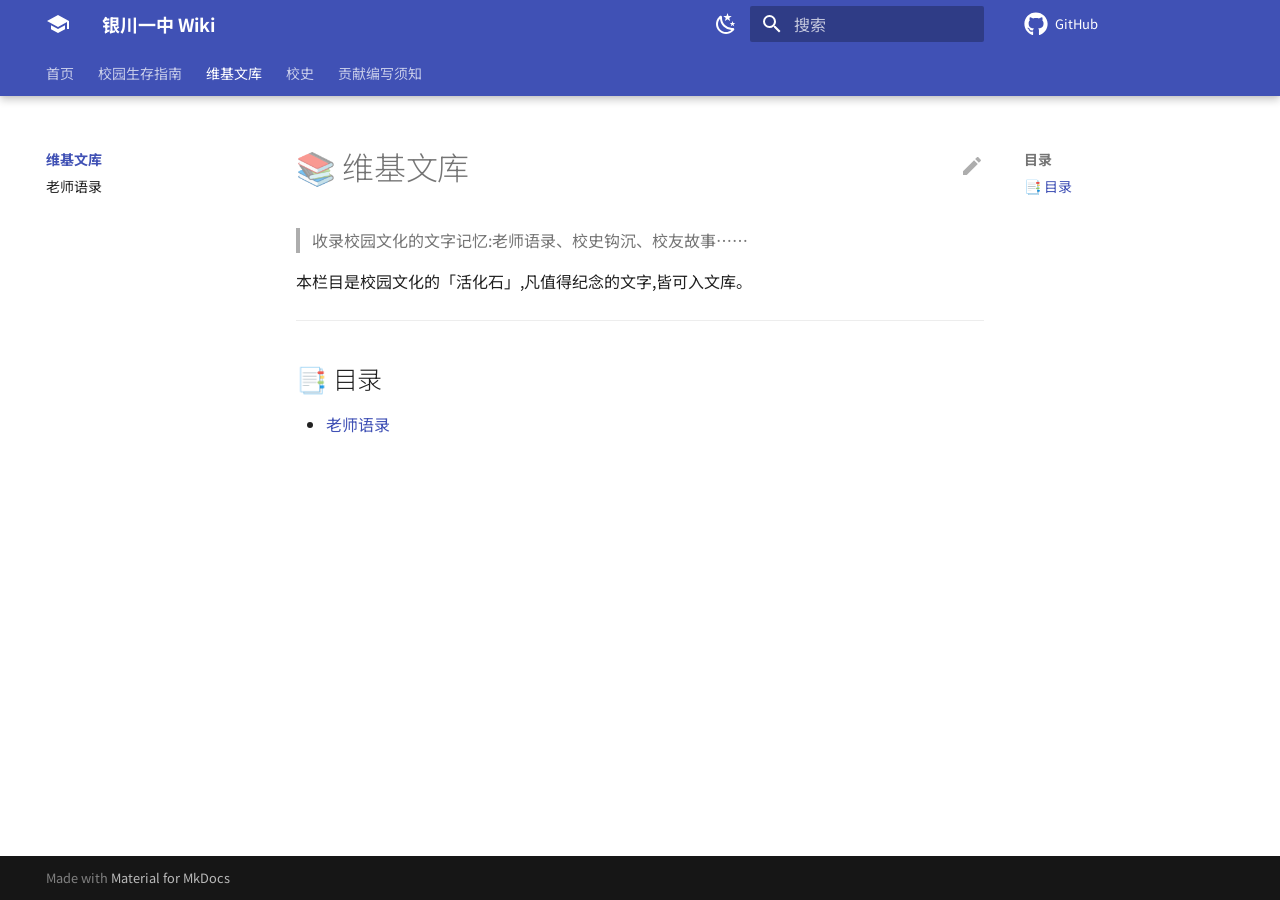
<file: 维基文库/index.html>
<!doctype html>
<html lang="zh" class="no-js">
  <head>
    
      <meta charset="utf-8">
      <meta name="viewport" content="width=device-width,initial-scale=1">
      
        <meta name="description" content="银川一中校园维基">
      
      
        <meta name="author" content="银川一中er">
      
      
        <link rel="canonical" href="https://ycyz-wiki.github.io/ycyz-wiki/%E7%BB%B4%E5%9F%BA%E6%96%87%E5%BA%93/">
      
      
        <link rel="prev" href="../%E6%A0%A1%E5%9B%AD%E7%94%9F%E5%AD%98%E6%8C%87%E5%8D%97/%E9%A3%9F%E5%9C%A8%E6%A0%A1%E5%86%85/">
      
      
        <link rel="next" href="%E8%80%81%E5%B8%88%E8%AF%AD%E5%BD%95/">
      
      
        
      
      
      <link rel="icon" href="../assets/images/favicon.png">
      <meta name="generator" content="mkdocs-1.6.1, mkdocs-material-9.7.6">
    
    
      
        <title>📚 维基文库 - 银川一中 Wiki</title>
      
    
    
      <link rel="stylesheet" href="../assets/stylesheets/main.484c7ddc.min.css">
      
        
        <link rel="stylesheet" href="../assets/stylesheets/palette.ab4e12ef.min.css">
      
      


    
    
      
    
    
      
        
        
        <link rel="preconnect" href="https://fonts.gstatic.com" crossorigin>
        <link rel="stylesheet" href="https://fonts.googleapis.com/css?family=Noto+Sans+SC:300,300i,400,400i,700,700i%7CJetBrains+Mono:400,400i,700,700i&display=fallback">
        <style>:root{--md-text-font:"Noto Sans SC";--md-code-font:"JetBrains Mono"}</style>
      
    
    
      <link rel="stylesheet" href="../stylesheets/extra.css">
    
    <script>__md_scope=new URL("..",location),__md_hash=e=>[...e].reduce(((e,_)=>(e<<5)-e+_.charCodeAt(0)),0),__md_get=(e,_=localStorage,t=__md_scope)=>JSON.parse(_.getItem(t.pathname+"."+e)),__md_set=(e,_,t=localStorage,a=__md_scope)=>{try{t.setItem(a.pathname+"."+e,JSON.stringify(_))}catch(e){}}</script>
    
      

    
    
  </head>
  
  
    
    
      
    
    
    
    
    <body dir="ltr" data-md-color-scheme="default" data-md-color-primary="indigo" data-md-color-accent="indigo">
  
    
    <input class="md-toggle" data-md-toggle="drawer" type="checkbox" id="__drawer" autocomplete="off">
    <input class="md-toggle" data-md-toggle="search" type="checkbox" id="__search" autocomplete="off">
    <label class="md-overlay" for="__drawer"></label>
    <div data-md-component="skip">
      
        
        <a href="#_1" class="md-skip">
          跳转至
        </a>
      
    </div>
    <div data-md-component="announce">
      
    </div>
    
    
      

  

<header class="md-header md-header--shadow md-header--lifted" data-md-component="header">
  <nav class="md-header__inner md-grid" aria-label="页眉">
    <a href=".." title="银川一中 Wiki" class="md-header__button md-logo" aria-label="银川一中 Wiki" data-md-component="logo">
      
  
  <svg xmlns="http://www.w3.org/2000/svg" viewBox="0 0 24 24"><path d="M12 3 1 9l11 6 9-4.91V17h2V9M5 13.18v4L12 21l7-3.82v-4L12 17z"/></svg>

    </a>
    <label class="md-header__button md-icon" for="__drawer">
      
      <svg xmlns="http://www.w3.org/2000/svg" viewBox="0 0 24 24"><path d="M3 6h18v2H3zm0 5h18v2H3zm0 5h18v2H3z"/></svg>
    </label>
    <div class="md-header__title" data-md-component="header-title">
      <div class="md-header__ellipsis">
        <div class="md-header__topic">
          <span class="md-ellipsis">
            银川一中 Wiki
          </span>
        </div>
        <div class="md-header__topic" data-md-component="header-topic">
          <span class="md-ellipsis">
            
              📚 维基文库
            
          </span>
        </div>
      </div>
    </div>
    
      
        <form class="md-header__option" data-md-component="palette">
  
    
    
    
    <input class="md-option" data-md-color-media="" data-md-color-scheme="default" data-md-color-primary="indigo" data-md-color-accent="indigo"  aria-label="切换至深色模式"  type="radio" name="__palette" id="__palette_0">
    
      <label class="md-header__button md-icon" title="切换至深色模式" for="__palette_1" hidden>
        <svg xmlns="http://www.w3.org/2000/svg" viewBox="0 0 24 24"><path d="m17.75 4.09-2.53 1.94.91 3.06-2.63-1.81-2.63 1.81.91-3.06-2.53-1.94L12.44 4l1.06-3 1.06 3zm3.5 6.91-1.64 1.25.59 1.98-1.7-1.17-1.7 1.17.59-1.98L15.75 11l2.06-.05L18.5 9l.69 1.95zm-2.28 4.95c.83-.08 1.72 1.1 1.19 1.85-.32.45-.66.87-1.08 1.27C15.17 23 8.84 23 4.94 19.07c-3.91-3.9-3.91-10.24 0-14.14.4-.4.82-.76 1.27-1.08.75-.53 1.93.36 1.85 1.19-.27 2.86.69 5.83 2.89 8.02a9.96 9.96 0 0 0 8.02 2.89m-1.64 2.02a12.08 12.08 0 0 1-7.8-3.47c-2.17-2.19-3.33-5-3.49-7.82-2.81 3.14-2.7 7.96.31 10.98 3.02 3.01 7.84 3.12 10.98.31"/></svg>
      </label>
    
  
    
    
    
    <input class="md-option" data-md-color-media="" data-md-color-scheme="slate" data-md-color-primary="indigo" data-md-color-accent="indigo"  aria-label="切换至浅色模式"  type="radio" name="__palette" id="__palette_1">
    
      <label class="md-header__button md-icon" title="切换至浅色模式" for="__palette_0" hidden>
        <svg xmlns="http://www.w3.org/2000/svg" viewBox="0 0 24 24"><path d="M12 7a5 5 0 0 1 5 5 5 5 0 0 1-5 5 5 5 0 0 1-5-5 5 5 0 0 1 5-5m0 2a3 3 0 0 0-3 3 3 3 0 0 0 3 3 3 3 0 0 0 3-3 3 3 0 0 0-3-3m0-7 2.39 3.42C13.65 5.15 12.84 5 12 5s-1.65.15-2.39.42zM3.34 7l4.16-.35A7.2 7.2 0 0 0 5.94 8.5c-.44.74-.69 1.5-.83 2.29zm.02 10 1.76-3.77a7.131 7.131 0 0 0 2.38 4.14zM20.65 7l-1.77 3.79a7.02 7.02 0 0 0-2.38-4.15zm-.01 10-4.14.36c.59-.51 1.12-1.14 1.54-1.86.42-.73.69-1.5.83-2.29zM12 22l-2.41-3.44c.74.27 1.55.44 2.41.44.82 0 1.63-.17 2.37-.44z"/></svg>
      </label>
    
  
</form>
      
    
    
      <script>var palette=__md_get("__palette");if(palette&&palette.color){if("(prefers-color-scheme)"===palette.color.media){var media=matchMedia("(prefers-color-scheme: light)"),input=document.querySelector(media.matches?"[data-md-color-media='(prefers-color-scheme: light)']":"[data-md-color-media='(prefers-color-scheme: dark)']");palette.color.media=input.getAttribute("data-md-color-media"),palette.color.scheme=input.getAttribute("data-md-color-scheme"),palette.color.primary=input.getAttribute("data-md-color-primary"),palette.color.accent=input.getAttribute("data-md-color-accent")}for(var[key,value]of Object.entries(palette.color))document.body.setAttribute("data-md-color-"+key,value)}</script>
    
    
    
      
      
        <label class="md-header__button md-icon" for="__search">
          
          <svg xmlns="http://www.w3.org/2000/svg" viewBox="0 0 24 24"><path d="M9.5 3A6.5 6.5 0 0 1 16 9.5c0 1.61-.59 3.09-1.56 4.23l.27.27h.79l5 5-1.5 1.5-5-5v-.79l-.27-.27A6.52 6.52 0 0 1 9.5 16 6.5 6.5 0 0 1 3 9.5 6.5 6.5 0 0 1 9.5 3m0 2C7 5 5 7 5 9.5S7 14 9.5 14 14 12 14 9.5 12 5 9.5 5"/></svg>
        </label>
        <div class="md-search" data-md-component="search" role="dialog">
  <label class="md-search__overlay" for="__search"></label>
  <div class="md-search__inner" role="search">
    <form class="md-search__form" name="search">
      <input type="text" class="md-search__input" name="query" aria-label="搜索" placeholder="搜索" autocapitalize="off" autocorrect="off" autocomplete="off" spellcheck="false" data-md-component="search-query" required>
      <label class="md-search__icon md-icon" for="__search">
        
        <svg xmlns="http://www.w3.org/2000/svg" viewBox="0 0 24 24"><path d="M9.5 3A6.5 6.5 0 0 1 16 9.5c0 1.61-.59 3.09-1.56 4.23l.27.27h.79l5 5-1.5 1.5-5-5v-.79l-.27-.27A6.52 6.52 0 0 1 9.5 16 6.5 6.5 0 0 1 3 9.5 6.5 6.5 0 0 1 9.5 3m0 2C7 5 5 7 5 9.5S7 14 9.5 14 14 12 14 9.5 12 5 9.5 5"/></svg>
        
        <svg xmlns="http://www.w3.org/2000/svg" viewBox="0 0 24 24"><path d="M20 11v2H8l5.5 5.5-1.42 1.42L4.16 12l7.92-7.92L13.5 5.5 8 11z"/></svg>
      </label>
      <nav class="md-search__options" aria-label="查找">
        
          <a href="javascript:void(0)" class="md-search__icon md-icon" title="分享" aria-label="分享" data-clipboard data-clipboard-text="" data-md-component="search-share" tabindex="-1">
            
            <svg xmlns="http://www.w3.org/2000/svg" viewBox="0 0 24 24"><path d="M18 16.08c-.76 0-1.44.3-1.96.77L8.91 12.7c.05-.23.09-.46.09-.7s-.04-.47-.09-.7l7.05-4.11c.54.5 1.25.81 2.04.81a3 3 0 0 0 3-3 3 3 0 0 0-3-3 3 3 0 0 0-3 3c0 .24.04.47.09.7L8.04 9.81C7.5 9.31 6.79 9 6 9a3 3 0 0 0-3 3 3 3 0 0 0 3 3c.79 0 1.5-.31 2.04-.81l7.12 4.15c-.05.21-.08.43-.08.66 0 1.61 1.31 2.91 2.92 2.91s2.92-1.3 2.92-2.91A2.92 2.92 0 0 0 18 16.08"/></svg>
          </a>
        
        <button type="reset" class="md-search__icon md-icon" title="清空当前内容" aria-label="清空当前内容" tabindex="-1">
          
          <svg xmlns="http://www.w3.org/2000/svg" viewBox="0 0 24 24"><path d="M19 6.41 17.59 5 12 10.59 6.41 5 5 6.41 10.59 12 5 17.59 6.41 19 12 13.41 17.59 19 19 17.59 13.41 12z"/></svg>
        </button>
      </nav>
      
        <div class="md-search__suggest" data-md-component="search-suggest"></div>
      
    </form>
    <div class="md-search__output">
      <div class="md-search__scrollwrap" tabindex="0" data-md-scrollfix>
        <div class="md-search-result" data-md-component="search-result">
          <div class="md-search-result__meta">
            正在初始化搜索引擎
          </div>
          <ol class="md-search-result__list" role="presentation"></ol>
        </div>
      </div>
    </div>
  </div>
</div>
      
    
    
      <div class="md-header__source">
        <a href="https://github.com/YCYZ-Wiki/ycyz-wiki" title="前往仓库" class="md-source" data-md-component="source">
  <div class="md-source__icon md-icon">
    
    <svg xmlns="http://www.w3.org/2000/svg" viewBox="0 0 512 512"><!--! Font Awesome Free 7.1.0 by @fontawesome - https://fontawesome.com License - https://fontawesome.com/license/free (Icons: CC BY 4.0, Fonts: SIL OFL 1.1, Code: MIT License) Copyright 2025 Fonticons, Inc.--><path d="M173.9 397.4c0 2-2.3 3.6-5.2 3.6-3.3.3-5.6-1.3-5.6-3.6 0-2 2.3-3.6 5.2-3.6 3-.3 5.6 1.3 5.6 3.6m-31.1-4.5c-.7 2 1.3 4.3 4.3 4.9 2.6 1 5.6 0 6.2-2s-1.3-4.3-4.3-5.2c-2.6-.7-5.5.3-6.2 2.3m44.2-1.7c-2.9.7-4.9 2.6-4.6 4.9.3 2 2.9 3.3 5.9 2.6 2.9-.7 4.9-2.6 4.6-4.6-.3-1.9-3-3.2-5.9-2.9M252.8 8C114.1 8 8 113.3 8 252c0 110.9 69.8 205.8 169.5 239.2 12.8 2.3 17.3-5.6 17.3-12.1 0-6.2-.3-40.4-.3-61.4 0 0-70 15-84.7-29.8 0 0-11.4-29.1-27.8-36.6 0 0-22.9-15.7 1.6-15.4 0 0 24.9 2 38.6 25.8 21.9 38.6 58.6 27.5 72.9 20.9 2.3-16 8.8-27.1 16-33.7-55.9-6.2-112.3-14.3-112.3-110.5 0-27.5 7.6-41.3 23.6-58.9-2.6-6.5-11.1-33.3 2.6-67.9 20.9-6.5 69 27 69 27 20-5.6 41.5-8.5 62.8-8.5s42.8 2.9 62.8 8.5c0 0 48.1-33.6 69-27 13.7 34.7 5.2 61.4 2.6 67.9 16 17.7 25.8 31.5 25.8 58.9 0 96.5-58.9 104.2-114.8 110.5 9.2 7.9 17 22.9 17 46.4 0 33.7-.3 75.4-.3 83.6 0 6.5 4.6 14.4 17.3 12.1C436.2 457.8 504 362.9 504 252 504 113.3 391.5 8 252.8 8M105.2 352.9c-1.3 1-1 3.3.7 5.2 1.6 1.6 3.9 2.3 5.2 1 1.3-1 1-3.3-.7-5.2-1.6-1.6-3.9-2.3-5.2-1m-10.8-8.1c-.7 1.3.3 2.9 2.3 3.9 1.6 1 3.6.7 4.3-.7.7-1.3-.3-2.9-2.3-3.9-2-.6-3.6-.3-4.3.7m32.4 35.6c-1.6 1.3-1 4.3 1.3 6.2 2.3 2.3 5.2 2.6 6.5 1 1.3-1.3.7-4.3-1.3-6.2-2.2-2.3-5.2-2.6-6.5-1m-11.4-14.7c-1.6 1-1.6 3.6 0 5.9s4.3 3.3 5.6 2.3c1.6-1.3 1.6-3.9 0-6.2-1.4-2.3-4-3.3-5.6-2"/></svg>
  </div>
  <div class="md-source__repository">
    GitHub
  </div>
</a>
      </div>
    
  </nav>
  
    
      
<nav class="md-tabs" aria-label="标签" data-md-component="tabs">
  <div class="md-grid">
    <ul class="md-tabs__list">
      
        
  
  
  
  
    <li class="md-tabs__item">
      <a href=".." class="md-tabs__link">
        
  
  
    
  
  首页

      </a>
    </li>
  

      
        
  
  
  
  
    
    
      <li class="md-tabs__item">
        <a href="../%E6%A0%A1%E5%9B%AD%E7%94%9F%E5%AD%98%E6%8C%87%E5%8D%97/" class="md-tabs__link">
          
  
  
    
  
  校园生存指南

        </a>
      </li>
    
  

      
        
  
  
  
    
  
  
    
    
      <li class="md-tabs__item md-tabs__item--active">
        <a href="./" class="md-tabs__link">
          
  
  
    
  
  维基文库

        </a>
      </li>
    
  

      
        
  
  
  
  
    
    
      <li class="md-tabs__item">
        <a href="../%E6%A0%A1%E5%8F%B2/" class="md-tabs__link">
          
  
  
    
  
  校史

        </a>
      </li>
    
  

      
        
  
  
  
  
    
    
      <li class="md-tabs__item">
        <a href="../%E8%B4%A1%E7%8C%AE%E7%BC%96%E5%86%99%E9%A1%BB%E7%9F%A5/" class="md-tabs__link">
          
  
  
    
  
  贡献编写须知

        </a>
      </li>
    
  

      
    </ul>
  </div>
</nav>
    
  
</header>
    
    <div class="md-container" data-md-component="container">
      
      
        
      
      <main class="md-main" data-md-component="main">
        <div class="md-main__inner md-grid">
          
            
              
              <div class="md-sidebar md-sidebar--primary" data-md-component="sidebar" data-md-type="navigation" >
                <div class="md-sidebar__scrollwrap">
                  <div class="md-sidebar__inner">
                    


  


<nav class="md-nav md-nav--primary md-nav--lifted" aria-label="导航栏" data-md-level="0">
  <label class="md-nav__title" for="__drawer">
    <a href=".." title="银川一中 Wiki" class="md-nav__button md-logo" aria-label="银川一中 Wiki" data-md-component="logo">
      
  
  <svg xmlns="http://www.w3.org/2000/svg" viewBox="0 0 24 24"><path d="M12 3 1 9l11 6 9-4.91V17h2V9M5 13.18v4L12 21l7-3.82v-4L12 17z"/></svg>

    </a>
    银川一中 Wiki
  </label>
  
    <div class="md-nav__source">
      <a href="https://github.com/YCYZ-Wiki/ycyz-wiki" title="前往仓库" class="md-source" data-md-component="source">
  <div class="md-source__icon md-icon">
    
    <svg xmlns="http://www.w3.org/2000/svg" viewBox="0 0 512 512"><!--! Font Awesome Free 7.1.0 by @fontawesome - https://fontawesome.com License - https://fontawesome.com/license/free (Icons: CC BY 4.0, Fonts: SIL OFL 1.1, Code: MIT License) Copyright 2025 Fonticons, Inc.--><path d="M173.9 397.4c0 2-2.3 3.6-5.2 3.6-3.3.3-5.6-1.3-5.6-3.6 0-2 2.3-3.6 5.2-3.6 3-.3 5.6 1.3 5.6 3.6m-31.1-4.5c-.7 2 1.3 4.3 4.3 4.9 2.6 1 5.6 0 6.2-2s-1.3-4.3-4.3-5.2c-2.6-.7-5.5.3-6.2 2.3m44.2-1.7c-2.9.7-4.9 2.6-4.6 4.9.3 2 2.9 3.3 5.9 2.6 2.9-.7 4.9-2.6 4.6-4.6-.3-1.9-3-3.2-5.9-2.9M252.8 8C114.1 8 8 113.3 8 252c0 110.9 69.8 205.8 169.5 239.2 12.8 2.3 17.3-5.6 17.3-12.1 0-6.2-.3-40.4-.3-61.4 0 0-70 15-84.7-29.8 0 0-11.4-29.1-27.8-36.6 0 0-22.9-15.7 1.6-15.4 0 0 24.9 2 38.6 25.8 21.9 38.6 58.6 27.5 72.9 20.9 2.3-16 8.8-27.1 16-33.7-55.9-6.2-112.3-14.3-112.3-110.5 0-27.5 7.6-41.3 23.6-58.9-2.6-6.5-11.1-33.3 2.6-67.9 20.9-6.5 69 27 69 27 20-5.6 41.5-8.5 62.8-8.5s42.8 2.9 62.8 8.5c0 0 48.1-33.6 69-27 13.7 34.7 5.2 61.4 2.6 67.9 16 17.7 25.8 31.5 25.8 58.9 0 96.5-58.9 104.2-114.8 110.5 9.2 7.9 17 22.9 17 46.4 0 33.7-.3 75.4-.3 83.6 0 6.5 4.6 14.4 17.3 12.1C436.2 457.8 504 362.9 504 252 504 113.3 391.5 8 252.8 8M105.2 352.9c-1.3 1-1 3.3.7 5.2 1.6 1.6 3.9 2.3 5.2 1 1.3-1 1-3.3-.7-5.2-1.6-1.6-3.9-2.3-5.2-1m-10.8-8.1c-.7 1.3.3 2.9 2.3 3.9 1.6 1 3.6.7 4.3-.7.7-1.3-.3-2.9-2.3-3.9-2-.6-3.6-.3-4.3.7m32.4 35.6c-1.6 1.3-1 4.3 1.3 6.2 2.3 2.3 5.2 2.6 6.5 1 1.3-1.3.7-4.3-1.3-6.2-2.2-2.3-5.2-2.6-6.5-1m-11.4-14.7c-1.6 1-1.6 3.6 0 5.9s4.3 3.3 5.6 2.3c1.6-1.3 1.6-3.9 0-6.2-1.4-2.3-4-3.3-5.6-2"/></svg>
  </div>
  <div class="md-source__repository">
    GitHub
  </div>
</a>
    </div>
  
  <ul class="md-nav__list" data-md-scrollfix>
    
      
      
  
  
  
  
    <li class="md-nav__item">
      <a href=".." class="md-nav__link">
        
  
  
  <span class="md-ellipsis">
    
  
    首页
  

    
  </span>
  
  

      </a>
    </li>
  

    
      
      
  
  
  
  
    
    
      
        
          
        
      
        
      
    
    
    
      
      
        
      
    
    
    <li class="md-nav__item md-nav__item--nested">
      
        
        
          
        
        <input class="md-nav__toggle md-toggle md-toggle--indeterminate" type="checkbox" id="__nav_2" >
        
          
          <div class="md-nav__link md-nav__container">
            <a href="../%E6%A0%A1%E5%9B%AD%E7%94%9F%E5%AD%98%E6%8C%87%E5%8D%97/" class="md-nav__link ">
              
  
  
  <span class="md-ellipsis">
    
  
    校园生存指南
  

    
  </span>
  
  

            </a>
            
              
              <label class="md-nav__link " for="__nav_2" id="__nav_2_label" tabindex="0">
                <span class="md-nav__icon md-icon"></span>
              </label>
            
          </div>
        
        <nav class="md-nav" data-md-level="1" aria-labelledby="__nav_2_label" aria-expanded="false">
          <label class="md-nav__title" for="__nav_2">
            <span class="md-nav__icon md-icon"></span>
            
  
    校园生存指南
  

          </label>
          <ul class="md-nav__list" data-md-scrollfix>
            
              
            
              
                
  
  
  
  
    <li class="md-nav__item">
      <a href="../%E6%A0%A1%E5%9B%AD%E7%94%9F%E5%AD%98%E6%8C%87%E5%8D%97/%E9%A3%9F%E5%9C%A8%E6%A0%A1%E5%86%85/" class="md-nav__link">
        
  
  
  <span class="md-ellipsis">
    
  
    食在校内
  

    
  </span>
  
  

      </a>
    </li>
  

              
            
          </ul>
        </nav>
      
    </li>
  

    
      
      
  
  
    
  
  
  
    
    
      
        
          
        
      
        
      
    
    
    
      
        
        
      
      
        
      
    
    
    <li class="md-nav__item md-nav__item--active md-nav__item--section md-nav__item--nested">
      
        
        
        <input class="md-nav__toggle md-toggle " type="checkbox" id="__nav_3" checked>
        
          
          <div class="md-nav__link md-nav__container">
            <a href="./" class="md-nav__link md-nav__link--active">
              
  
  
  <span class="md-ellipsis">
    
  
    维基文库
  

    
  </span>
  
  

            </a>
            
              
              <label class="md-nav__link md-nav__link--active" for="__nav_3" id="__nav_3_label" tabindex="">
                <span class="md-nav__icon md-icon"></span>
              </label>
            
          </div>
        
        <nav class="md-nav" data-md-level="1" aria-labelledby="__nav_3_label" aria-expanded="true">
          <label class="md-nav__title" for="__nav_3">
            <span class="md-nav__icon md-icon"></span>
            
  
    维基文库
  

          </label>
          <ul class="md-nav__list" data-md-scrollfix>
            
              
            
              
                
  
  
  
  
    <li class="md-nav__item">
      <a href="%E8%80%81%E5%B8%88%E8%AF%AD%E5%BD%95/" class="md-nav__link">
        
  
  
  <span class="md-ellipsis">
    
  
    老师语录
  

    
  </span>
  
  

      </a>
    </li>
  

              
            
          </ul>
        </nav>
      
    </li>
  

    
      
      
  
  
  
  
    
    
      
        
          
        
      
    
    
    
      
      
        
      
    
    
    <li class="md-nav__item md-nav__item--nested">
      
        
        
          
        
        <input class="md-nav__toggle md-toggle md-toggle--indeterminate" type="checkbox" id="__nav_4" >
        
          
          <div class="md-nav__link md-nav__container">
            <a href="../%E6%A0%A1%E5%8F%B2/" class="md-nav__link ">
              
  
  
  <span class="md-ellipsis">
    
  
    校史
  

    
  </span>
  
  

            </a>
            
          </div>
        
        <nav class="md-nav" data-md-level="1" aria-labelledby="__nav_4_label" aria-expanded="false">
          <label class="md-nav__title" for="__nav_4">
            <span class="md-nav__icon md-icon"></span>
            
  
    校史
  

          </label>
          <ul class="md-nav__list" data-md-scrollfix>
            
              
            
          </ul>
        </nav>
      
    </li>
  

    
      
      
  
  
  
  
    
    
      
        
          
        
      
    
    
    
      
      
        
      
    
    
    <li class="md-nav__item md-nav__item--nested">
      
        
        
          
        
        <input class="md-nav__toggle md-toggle md-toggle--indeterminate" type="checkbox" id="__nav_5" >
        
          
          <div class="md-nav__link md-nav__container">
            <a href="../%E8%B4%A1%E7%8C%AE%E7%BC%96%E5%86%99%E9%A1%BB%E7%9F%A5/" class="md-nav__link ">
              
  
  
  <span class="md-ellipsis">
    
  
    贡献编写须知
  

    
  </span>
  
  

            </a>
            
          </div>
        
        <nav class="md-nav" data-md-level="1" aria-labelledby="__nav_5_label" aria-expanded="false">
          <label class="md-nav__title" for="__nav_5">
            <span class="md-nav__icon md-icon"></span>
            
  
    贡献编写须知
  

          </label>
          <ul class="md-nav__list" data-md-scrollfix>
            
              
            
          </ul>
        </nav>
      
    </li>
  

    
  </ul>
</nav>
                  </div>
                </div>
              </div>
            
            
              
              <div class="md-sidebar md-sidebar--secondary" data-md-component="sidebar" data-md-type="toc" >
                <div class="md-sidebar__scrollwrap">
                  <div class="md-sidebar__inner">
                    

<nav class="md-nav md-nav--secondary" aria-label="目录">
  
  
  
    
  
  
    <label class="md-nav__title" for="__toc">
      <span class="md-nav__icon md-icon"></span>
      目录
    </label>
    <ul class="md-nav__list" data-md-component="toc" data-md-scrollfix>
      
        <li class="md-nav__item">
  <a href="#_2" class="md-nav__link">
    <span class="md-ellipsis">
      
        📑 目录
      
    </span>
  </a>
  
</li>
      
    </ul>
  
</nav>
                  </div>
                </div>
              </div>
            
          
          
            <div class="md-content" data-md-component="content">
              
              <article class="md-content__inner md-typeset">
                
                  


  
    <a href="https://github.com/YCYZ-Wiki/ycyz-wiki/edit/main/docs/维基文库/index.md" title="编辑此页" class="md-content__button md-icon" rel="edit">
      
      <svg xmlns="http://www.w3.org/2000/svg" viewBox="0 0 24 24"><path d="M20.71 7.04c.39-.39.39-1.04 0-1.41l-2.34-2.34c-.37-.39-1.02-.39-1.41 0l-1.84 1.83 3.75 3.75M3 17.25V21h3.75L17.81 9.93l-3.75-3.75z"/></svg>
    </a>
  
  


<h1 id="_1">📚 维基文库<a class="headerlink" href="#_1" title="Permanent link">&para;</a></h1>
<blockquote>
<p>收录校园文化的文字记忆:老师语录、校史钩沉、校友故事……</p>
</blockquote>
<p>本栏目是校园文化的「活化石」,凡值得纪念的文字,皆可入文库。</p>
<hr />
<h2 id="_2">📑 目录<a class="headerlink" href="#_2" title="Permanent link">&para;</a></h2>
<ul>
<li><a href="%E8%80%81%E5%B8%88%E8%AF%AD%E5%BD%95/">老师语录</a></li>
</ul>












                
              </article>
            </div>
          
          
<script>var target=document.getElementById(location.hash.slice(1));target&&target.name&&(target.checked=target.name.startsWith("__tabbed_"))</script>
        </div>
        
          <button type="button" class="md-top md-icon" data-md-component="top" hidden>
  
  <svg xmlns="http://www.w3.org/2000/svg" viewBox="0 0 24 24"><path d="M13 20h-2V8l-5.5 5.5-1.42-1.42L12 4.16l7.92 7.92-1.42 1.42L13 8z"/></svg>
  回到页面顶部
</button>
        
      </main>
      
        <footer class="md-footer">
  
  <div class="md-footer-meta md-typeset">
    <div class="md-footer-meta__inner md-grid">
      <div class="md-copyright">
  
  
    Made with
    <a href="https://squidfunk.github.io/mkdocs-material/" target="_blank" rel="noopener">
      Material for MkDocs
    </a>
  
</div>
      
    </div>
  </div>
</footer>
      
    </div>
    <div class="md-dialog" data-md-component="dialog">
      <div class="md-dialog__inner md-typeset"></div>
    </div>
    
    
    
      
      
      <script id="__config" type="application/json">{"annotate": null, "base": "..", "features": ["navigation.tabs", "navigation.tabs.sticky", "navigation.sections", "navigation.expand", "navigation.indexes", "navigation.tracking", "navigation.top", "search.suggest", "search.highlight", "search.share", "content.code.copy", "content.code.annotate", "content.action.edit", "content.tooltips"], "search": "../assets/javascripts/workers/search.2c215733.min.js", "tags": null, "translations": {"clipboard.copied": "\u5df2\u590d\u5236", "clipboard.copy": "\u590d\u5236", "search.result.more.one": "\u5728\u8be5\u9875\u4e0a\u8fd8\u6709 1 \u4e2a\u7b26\u5408\u6761\u4ef6\u7684\u7ed3\u679c", "search.result.more.other": "\u5728\u8be5\u9875\u4e0a\u8fd8\u6709 # \u4e2a\u7b26\u5408\u6761\u4ef6\u7684\u7ed3\u679c", "search.result.none": "\u6ca1\u6709\u627e\u5230\u7b26\u5408\u6761\u4ef6\u7684\u7ed3\u679c", "search.result.one": "\u627e\u5230 1 \u4e2a\u7b26\u5408\u6761\u4ef6\u7684\u7ed3\u679c", "search.result.other": "# \u4e2a\u7b26\u5408\u6761\u4ef6\u7684\u7ed3\u679c", "search.result.placeholder": "\u952e\u5165\u4ee5\u5f00\u59cb\u641c\u7d22", "search.result.term.missing": "\u7f3a\u5c11", "select.version": "\u9009\u62e9\u5f53\u524d\u7248\u672c"}, "version": null}</script>
    
    
      <script src="../assets/javascripts/bundle.79ae519e.min.js"></script>
      
        <script src="../javascripts/extra.js"></script>
      
    
  </body>
</html>
</file>
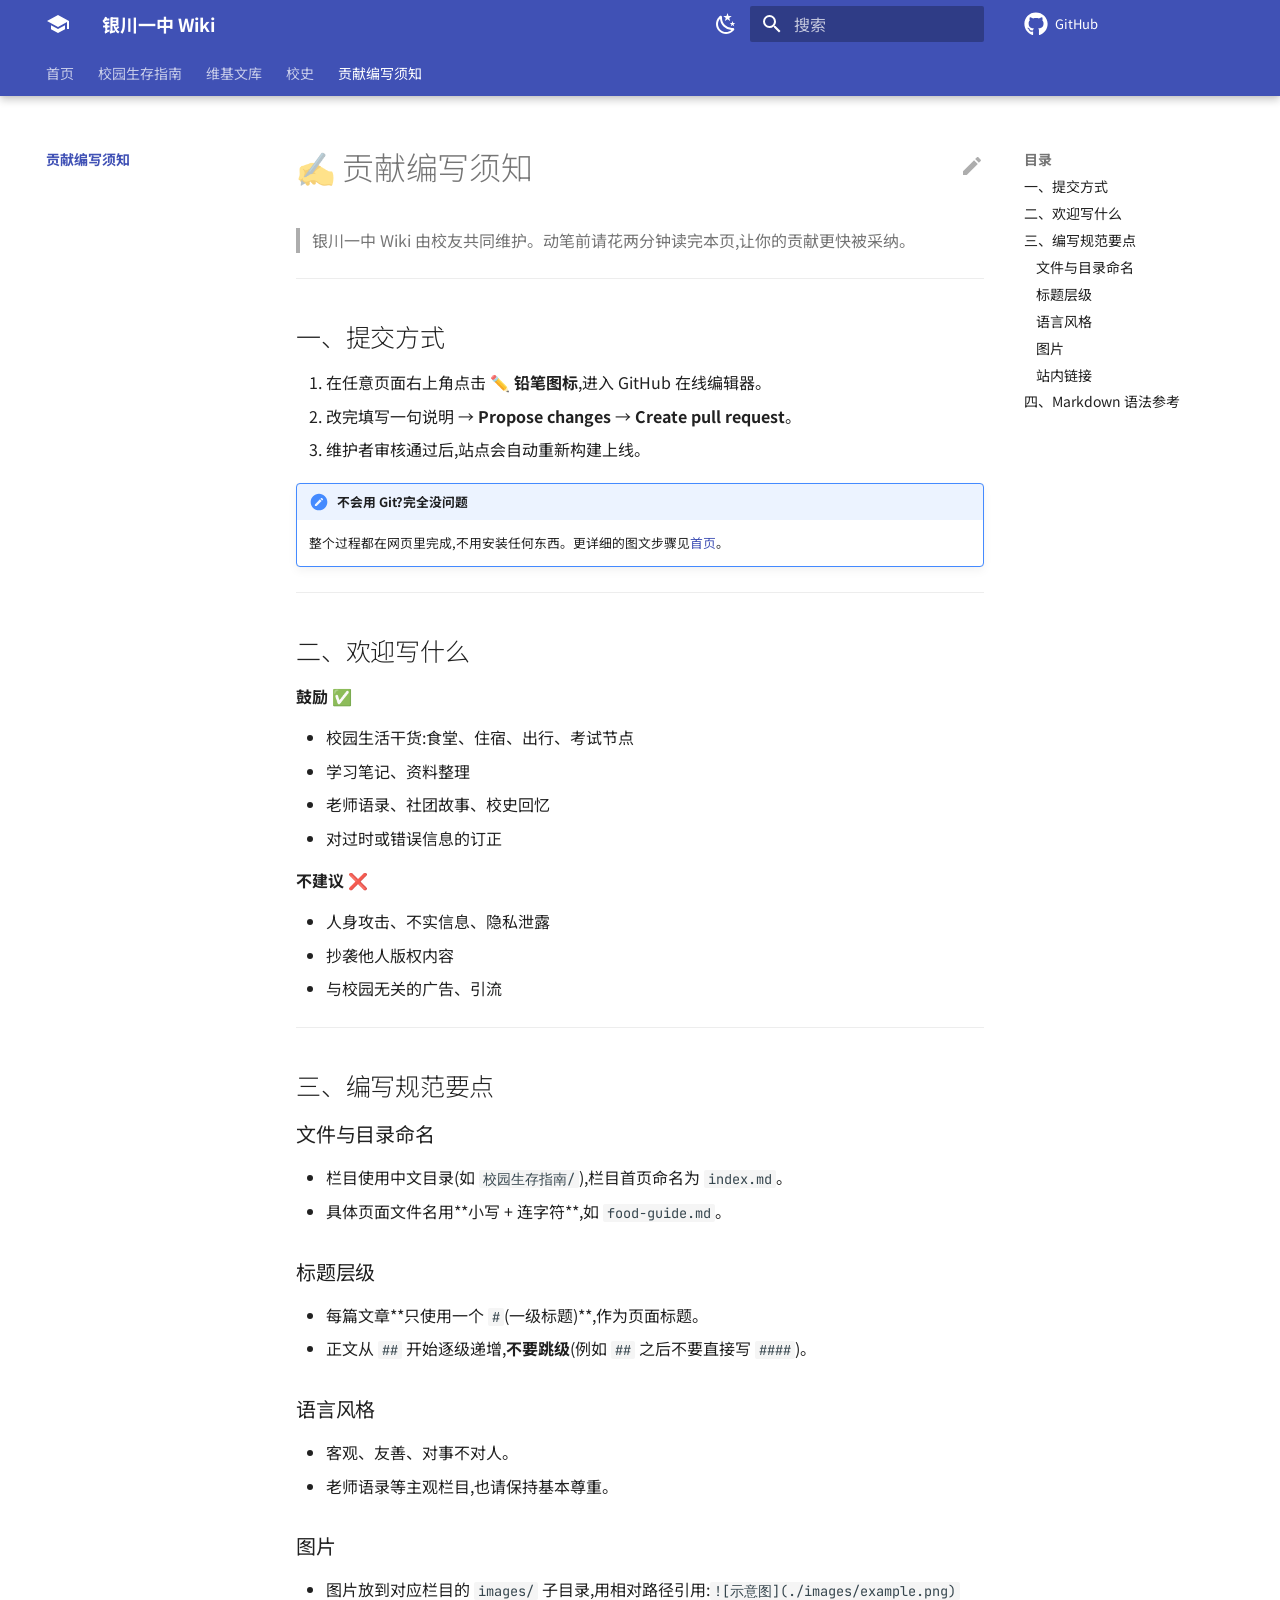
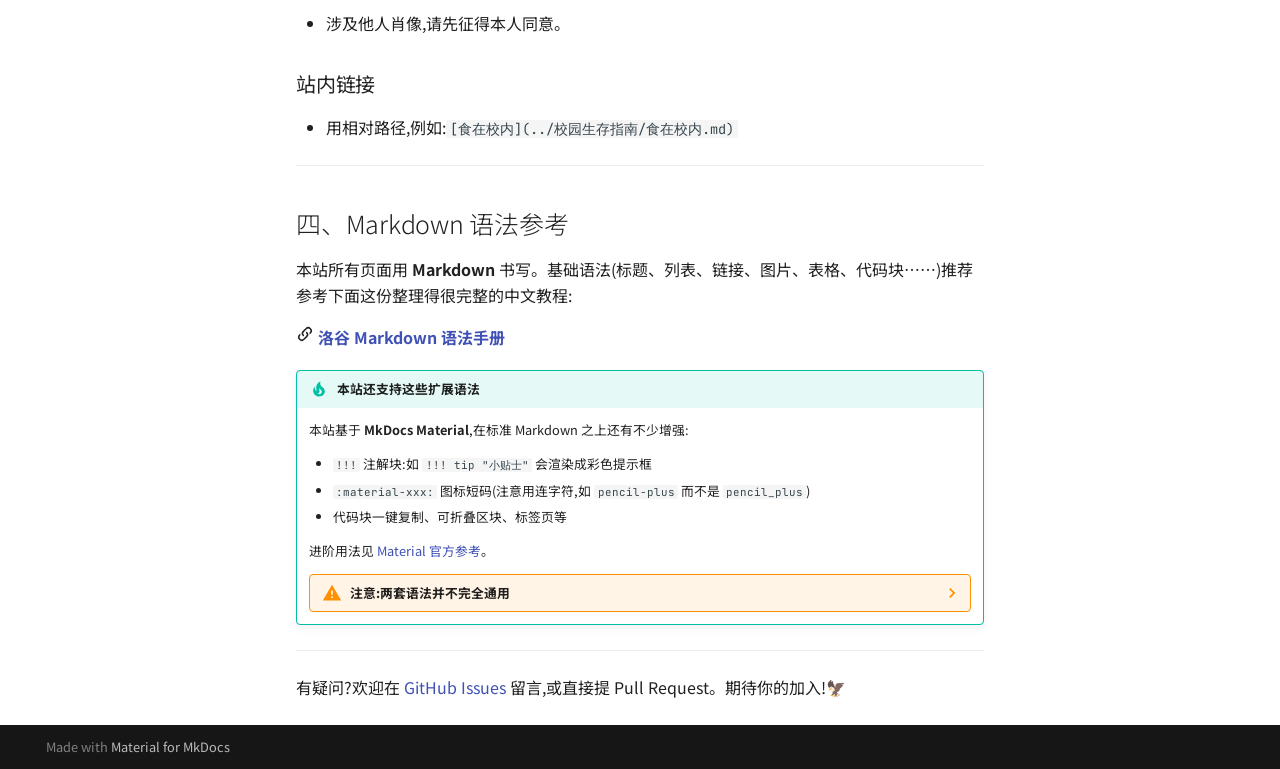
<file: 贡献编写须知/index.html>
<!doctype html>
<html lang="zh" class="no-js">
  <head>
    
      <meta charset="utf-8">
      <meta name="viewport" content="width=device-width,initial-scale=1">
      
        <meta name="description" content="银川一中校园维基">
      
      
        <meta name="author" content="银川一中er">
      
      
        <link rel="canonical" href="https://ycyz-wiki.github.io/ycyz-wiki/%E8%B4%A1%E7%8C%AE%E7%BC%96%E5%86%99%E9%A1%BB%E7%9F%A5/">
      
      
        <link rel="prev" href="../%E6%A0%A1%E5%8F%B2/">
      
      
      
        
      
      
      <link rel="icon" href="../assets/images/favicon.png">
      <meta name="generator" content="mkdocs-1.6.1, mkdocs-material-9.7.6">
    
    
      
        <title>✍️ 贡献编写须知 - 银川一中 Wiki</title>
      
    
    
      <link rel="stylesheet" href="../assets/stylesheets/main.484c7ddc.min.css">
      
        
        <link rel="stylesheet" href="../assets/stylesheets/palette.ab4e12ef.min.css">
      
      


    
    
      
    
    
      
        
        
        <link rel="preconnect" href="https://fonts.gstatic.com" crossorigin>
        <link rel="stylesheet" href="https://fonts.googleapis.com/css?family=Noto+Sans+SC:300,300i,400,400i,700,700i%7CJetBrains+Mono:400,400i,700,700i&display=fallback">
        <style>:root{--md-text-font:"Noto Sans SC";--md-code-font:"JetBrains Mono"}</style>
      
    
    
      <link rel="stylesheet" href="../stylesheets/extra.css">
    
    <script>__md_scope=new URL("..",location),__md_hash=e=>[...e].reduce(((e,_)=>(e<<5)-e+_.charCodeAt(0)),0),__md_get=(e,_=localStorage,t=__md_scope)=>JSON.parse(_.getItem(t.pathname+"."+e)),__md_set=(e,_,t=localStorage,a=__md_scope)=>{try{t.setItem(a.pathname+"."+e,JSON.stringify(_))}catch(e){}}</script>
    
      

    
    
  </head>
  
  
    
    
      
    
    
    
    
    <body dir="ltr" data-md-color-scheme="default" data-md-color-primary="indigo" data-md-color-accent="indigo">
  
    
    <input class="md-toggle" data-md-toggle="drawer" type="checkbox" id="__drawer" autocomplete="off">
    <input class="md-toggle" data-md-toggle="search" type="checkbox" id="__search" autocomplete="off">
    <label class="md-overlay" for="__drawer"></label>
    <div data-md-component="skip">
      
        
        <a href="#_1" class="md-skip">
          跳转至
        </a>
      
    </div>
    <div data-md-component="announce">
      
    </div>
    
    
      

  

<header class="md-header md-header--shadow md-header--lifted" data-md-component="header">
  <nav class="md-header__inner md-grid" aria-label="页眉">
    <a href=".." title="银川一中 Wiki" class="md-header__button md-logo" aria-label="银川一中 Wiki" data-md-component="logo">
      
  
  <svg xmlns="http://www.w3.org/2000/svg" viewBox="0 0 24 24"><path d="M12 3 1 9l11 6 9-4.91V17h2V9M5 13.18v4L12 21l7-3.82v-4L12 17z"/></svg>

    </a>
    <label class="md-header__button md-icon" for="__drawer">
      
      <svg xmlns="http://www.w3.org/2000/svg" viewBox="0 0 24 24"><path d="M3 6h18v2H3zm0 5h18v2H3zm0 5h18v2H3z"/></svg>
    </label>
    <div class="md-header__title" data-md-component="header-title">
      <div class="md-header__ellipsis">
        <div class="md-header__topic">
          <span class="md-ellipsis">
            银川一中 Wiki
          </span>
        </div>
        <div class="md-header__topic" data-md-component="header-topic">
          <span class="md-ellipsis">
            
              ✍️ 贡献编写须知
            
          </span>
        </div>
      </div>
    </div>
    
      
        <form class="md-header__option" data-md-component="palette">
  
    
    
    
    <input class="md-option" data-md-color-media="" data-md-color-scheme="default" data-md-color-primary="indigo" data-md-color-accent="indigo"  aria-label="切换至深色模式"  type="radio" name="__palette" id="__palette_0">
    
      <label class="md-header__button md-icon" title="切换至深色模式" for="__palette_1" hidden>
        <svg xmlns="http://www.w3.org/2000/svg" viewBox="0 0 24 24"><path d="m17.75 4.09-2.53 1.94.91 3.06-2.63-1.81-2.63 1.81.91-3.06-2.53-1.94L12.44 4l1.06-3 1.06 3zm3.5 6.91-1.64 1.25.59 1.98-1.7-1.17-1.7 1.17.59-1.98L15.75 11l2.06-.05L18.5 9l.69 1.95zm-2.28 4.95c.83-.08 1.72 1.1 1.19 1.85-.32.45-.66.87-1.08 1.27C15.17 23 8.84 23 4.94 19.07c-3.91-3.9-3.91-10.24 0-14.14.4-.4.82-.76 1.27-1.08.75-.53 1.93.36 1.85 1.19-.27 2.86.69 5.83 2.89 8.02a9.96 9.96 0 0 0 8.02 2.89m-1.64 2.02a12.08 12.08 0 0 1-7.8-3.47c-2.17-2.19-3.33-5-3.49-7.82-2.81 3.14-2.7 7.96.31 10.98 3.02 3.01 7.84 3.12 10.98.31"/></svg>
      </label>
    
  
    
    
    
    <input class="md-option" data-md-color-media="" data-md-color-scheme="slate" data-md-color-primary="indigo" data-md-color-accent="indigo"  aria-label="切换至浅色模式"  type="radio" name="__palette" id="__palette_1">
    
      <label class="md-header__button md-icon" title="切换至浅色模式" for="__palette_0" hidden>
        <svg xmlns="http://www.w3.org/2000/svg" viewBox="0 0 24 24"><path d="M12 7a5 5 0 0 1 5 5 5 5 0 0 1-5 5 5 5 0 0 1-5-5 5 5 0 0 1 5-5m0 2a3 3 0 0 0-3 3 3 3 0 0 0 3 3 3 3 0 0 0 3-3 3 3 0 0 0-3-3m0-7 2.39 3.42C13.65 5.15 12.84 5 12 5s-1.65.15-2.39.42zM3.34 7l4.16-.35A7.2 7.2 0 0 0 5.94 8.5c-.44.74-.69 1.5-.83 2.29zm.02 10 1.76-3.77a7.131 7.131 0 0 0 2.38 4.14zM20.65 7l-1.77 3.79a7.02 7.02 0 0 0-2.38-4.15zm-.01 10-4.14.36c.59-.51 1.12-1.14 1.54-1.86.42-.73.69-1.5.83-2.29zM12 22l-2.41-3.44c.74.27 1.55.44 2.41.44.82 0 1.63-.17 2.37-.44z"/></svg>
      </label>
    
  
</form>
      
    
    
      <script>var palette=__md_get("__palette");if(palette&&palette.color){if("(prefers-color-scheme)"===palette.color.media){var media=matchMedia("(prefers-color-scheme: light)"),input=document.querySelector(media.matches?"[data-md-color-media='(prefers-color-scheme: light)']":"[data-md-color-media='(prefers-color-scheme: dark)']");palette.color.media=input.getAttribute("data-md-color-media"),palette.color.scheme=input.getAttribute("data-md-color-scheme"),palette.color.primary=input.getAttribute("data-md-color-primary"),palette.color.accent=input.getAttribute("data-md-color-accent")}for(var[key,value]of Object.entries(palette.color))document.body.setAttribute("data-md-color-"+key,value)}</script>
    
    
    
      
      
        <label class="md-header__button md-icon" for="__search">
          
          <svg xmlns="http://www.w3.org/2000/svg" viewBox="0 0 24 24"><path d="M9.5 3A6.5 6.5 0 0 1 16 9.5c0 1.61-.59 3.09-1.56 4.23l.27.27h.79l5 5-1.5 1.5-5-5v-.79l-.27-.27A6.52 6.52 0 0 1 9.5 16 6.5 6.5 0 0 1 3 9.5 6.5 6.5 0 0 1 9.5 3m0 2C7 5 5 7 5 9.5S7 14 9.5 14 14 12 14 9.5 12 5 9.5 5"/></svg>
        </label>
        <div class="md-search" data-md-component="search" role="dialog">
  <label class="md-search__overlay" for="__search"></label>
  <div class="md-search__inner" role="search">
    <form class="md-search__form" name="search">
      <input type="text" class="md-search__input" name="query" aria-label="搜索" placeholder="搜索" autocapitalize="off" autocorrect="off" autocomplete="off" spellcheck="false" data-md-component="search-query" required>
      <label class="md-search__icon md-icon" for="__search">
        
        <svg xmlns="http://www.w3.org/2000/svg" viewBox="0 0 24 24"><path d="M9.5 3A6.5 6.5 0 0 1 16 9.5c0 1.61-.59 3.09-1.56 4.23l.27.27h.79l5 5-1.5 1.5-5-5v-.79l-.27-.27A6.52 6.52 0 0 1 9.5 16 6.5 6.5 0 0 1 3 9.5 6.5 6.5 0 0 1 9.5 3m0 2C7 5 5 7 5 9.5S7 14 9.5 14 14 12 14 9.5 12 5 9.5 5"/></svg>
        
        <svg xmlns="http://www.w3.org/2000/svg" viewBox="0 0 24 24"><path d="M20 11v2H8l5.5 5.5-1.42 1.42L4.16 12l7.92-7.92L13.5 5.5 8 11z"/></svg>
      </label>
      <nav class="md-search__options" aria-label="查找">
        
          <a href="javascript:void(0)" class="md-search__icon md-icon" title="分享" aria-label="分享" data-clipboard data-clipboard-text="" data-md-component="search-share" tabindex="-1">
            
            <svg xmlns="http://www.w3.org/2000/svg" viewBox="0 0 24 24"><path d="M18 16.08c-.76 0-1.44.3-1.96.77L8.91 12.7c.05-.23.09-.46.09-.7s-.04-.47-.09-.7l7.05-4.11c.54.5 1.25.81 2.04.81a3 3 0 0 0 3-3 3 3 0 0 0-3-3 3 3 0 0 0-3 3c0 .24.04.47.09.7L8.04 9.81C7.5 9.31 6.79 9 6 9a3 3 0 0 0-3 3 3 3 0 0 0 3 3c.79 0 1.5-.31 2.04-.81l7.12 4.15c-.05.21-.08.43-.08.66 0 1.61 1.31 2.91 2.92 2.91s2.92-1.3 2.92-2.91A2.92 2.92 0 0 0 18 16.08"/></svg>
          </a>
        
        <button type="reset" class="md-search__icon md-icon" title="清空当前内容" aria-label="清空当前内容" tabindex="-1">
          
          <svg xmlns="http://www.w3.org/2000/svg" viewBox="0 0 24 24"><path d="M19 6.41 17.59 5 12 10.59 6.41 5 5 6.41 10.59 12 5 17.59 6.41 19 12 13.41 17.59 19 19 17.59 13.41 12z"/></svg>
        </button>
      </nav>
      
        <div class="md-search__suggest" data-md-component="search-suggest"></div>
      
    </form>
    <div class="md-search__output">
      <div class="md-search__scrollwrap" tabindex="0" data-md-scrollfix>
        <div class="md-search-result" data-md-component="search-result">
          <div class="md-search-result__meta">
            正在初始化搜索引擎
          </div>
          <ol class="md-search-result__list" role="presentation"></ol>
        </div>
      </div>
    </div>
  </div>
</div>
      
    
    
      <div class="md-header__source">
        <a href="https://github.com/YCYZ-Wiki/ycyz-wiki" title="前往仓库" class="md-source" data-md-component="source">
  <div class="md-source__icon md-icon">
    
    <svg xmlns="http://www.w3.org/2000/svg" viewBox="0 0 512 512"><!--! Font Awesome Free 7.1.0 by @fontawesome - https://fontawesome.com License - https://fontawesome.com/license/free (Icons: CC BY 4.0, Fonts: SIL OFL 1.1, Code: MIT License) Copyright 2025 Fonticons, Inc.--><path d="M173.9 397.4c0 2-2.3 3.6-5.2 3.6-3.3.3-5.6-1.3-5.6-3.6 0-2 2.3-3.6 5.2-3.6 3-.3 5.6 1.3 5.6 3.6m-31.1-4.5c-.7 2 1.3 4.3 4.3 4.9 2.6 1 5.6 0 6.2-2s-1.3-4.3-4.3-5.2c-2.6-.7-5.5.3-6.2 2.3m44.2-1.7c-2.9.7-4.9 2.6-4.6 4.9.3 2 2.9 3.3 5.9 2.6 2.9-.7 4.9-2.6 4.6-4.6-.3-1.9-3-3.2-5.9-2.9M252.8 8C114.1 8 8 113.3 8 252c0 110.9 69.8 205.8 169.5 239.2 12.8 2.3 17.3-5.6 17.3-12.1 0-6.2-.3-40.4-.3-61.4 0 0-70 15-84.7-29.8 0 0-11.4-29.1-27.8-36.6 0 0-22.9-15.7 1.6-15.4 0 0 24.9 2 38.6 25.8 21.9 38.6 58.6 27.5 72.9 20.9 2.3-16 8.8-27.1 16-33.7-55.9-6.2-112.3-14.3-112.3-110.5 0-27.5 7.6-41.3 23.6-58.9-2.6-6.5-11.1-33.3 2.6-67.9 20.9-6.5 69 27 69 27 20-5.6 41.5-8.5 62.8-8.5s42.8 2.9 62.8 8.5c0 0 48.1-33.6 69-27 13.7 34.7 5.2 61.4 2.6 67.9 16 17.7 25.8 31.5 25.8 58.9 0 96.5-58.9 104.2-114.8 110.5 9.2 7.9 17 22.9 17 46.4 0 33.7-.3 75.4-.3 83.6 0 6.5 4.6 14.4 17.3 12.1C436.2 457.8 504 362.9 504 252 504 113.3 391.5 8 252.8 8M105.2 352.9c-1.3 1-1 3.3.7 5.2 1.6 1.6 3.9 2.3 5.2 1 1.3-1 1-3.3-.7-5.2-1.6-1.6-3.9-2.3-5.2-1m-10.8-8.1c-.7 1.3.3 2.9 2.3 3.9 1.6 1 3.6.7 4.3-.7.7-1.3-.3-2.9-2.3-3.9-2-.6-3.6-.3-4.3.7m32.4 35.6c-1.6 1.3-1 4.3 1.3 6.2 2.3 2.3 5.2 2.6 6.5 1 1.3-1.3.7-4.3-1.3-6.2-2.2-2.3-5.2-2.6-6.5-1m-11.4-14.7c-1.6 1-1.6 3.6 0 5.9s4.3 3.3 5.6 2.3c1.6-1.3 1.6-3.9 0-6.2-1.4-2.3-4-3.3-5.6-2"/></svg>
  </div>
  <div class="md-source__repository">
    GitHub
  </div>
</a>
      </div>
    
  </nav>
  
    
      
<nav class="md-tabs" aria-label="标签" data-md-component="tabs">
  <div class="md-grid">
    <ul class="md-tabs__list">
      
        
  
  
  
  
    <li class="md-tabs__item">
      <a href=".." class="md-tabs__link">
        
  
  
    
  
  首页

      </a>
    </li>
  

      
        
  
  
  
  
    
    
      <li class="md-tabs__item">
        <a href="../%E6%A0%A1%E5%9B%AD%E7%94%9F%E5%AD%98%E6%8C%87%E5%8D%97/" class="md-tabs__link">
          
  
  
    
  
  校园生存指南

        </a>
      </li>
    
  

      
        
  
  
  
  
    
    
      <li class="md-tabs__item">
        <a href="../%E7%BB%B4%E5%9F%BA%E6%96%87%E5%BA%93/" class="md-tabs__link">
          
  
  
    
  
  维基文库

        </a>
      </li>
    
  

      
        
  
  
  
  
    
    
      <li class="md-tabs__item">
        <a href="../%E6%A0%A1%E5%8F%B2/" class="md-tabs__link">
          
  
  
    
  
  校史

        </a>
      </li>
    
  

      
        
  
  
  
    
  
  
    
    
      <li class="md-tabs__item md-tabs__item--active">
        <a href="./" class="md-tabs__link">
          
  
  
    
  
  贡献编写须知

        </a>
      </li>
    
  

      
    </ul>
  </div>
</nav>
    
  
</header>
    
    <div class="md-container" data-md-component="container">
      
      
        
      
      <main class="md-main" data-md-component="main">
        <div class="md-main__inner md-grid">
          
            
              
              <div class="md-sidebar md-sidebar--primary" data-md-component="sidebar" data-md-type="navigation" >
                <div class="md-sidebar__scrollwrap">
                  <div class="md-sidebar__inner">
                    


  


<nav class="md-nav md-nav--primary md-nav--lifted" aria-label="导航栏" data-md-level="0">
  <label class="md-nav__title" for="__drawer">
    <a href=".." title="银川一中 Wiki" class="md-nav__button md-logo" aria-label="银川一中 Wiki" data-md-component="logo">
      
  
  <svg xmlns="http://www.w3.org/2000/svg" viewBox="0 0 24 24"><path d="M12 3 1 9l11 6 9-4.91V17h2V9M5 13.18v4L12 21l7-3.82v-4L12 17z"/></svg>

    </a>
    银川一中 Wiki
  </label>
  
    <div class="md-nav__source">
      <a href="https://github.com/YCYZ-Wiki/ycyz-wiki" title="前往仓库" class="md-source" data-md-component="source">
  <div class="md-source__icon md-icon">
    
    <svg xmlns="http://www.w3.org/2000/svg" viewBox="0 0 512 512"><!--! Font Awesome Free 7.1.0 by @fontawesome - https://fontawesome.com License - https://fontawesome.com/license/free (Icons: CC BY 4.0, Fonts: SIL OFL 1.1, Code: MIT License) Copyright 2025 Fonticons, Inc.--><path d="M173.9 397.4c0 2-2.3 3.6-5.2 3.6-3.3.3-5.6-1.3-5.6-3.6 0-2 2.3-3.6 5.2-3.6 3-.3 5.6 1.3 5.6 3.6m-31.1-4.5c-.7 2 1.3 4.3 4.3 4.9 2.6 1 5.6 0 6.2-2s-1.3-4.3-4.3-5.2c-2.6-.7-5.5.3-6.2 2.3m44.2-1.7c-2.9.7-4.9 2.6-4.6 4.9.3 2 2.9 3.3 5.9 2.6 2.9-.7 4.9-2.6 4.6-4.6-.3-1.9-3-3.2-5.9-2.9M252.8 8C114.1 8 8 113.3 8 252c0 110.9 69.8 205.8 169.5 239.2 12.8 2.3 17.3-5.6 17.3-12.1 0-6.2-.3-40.4-.3-61.4 0 0-70 15-84.7-29.8 0 0-11.4-29.1-27.8-36.6 0 0-22.9-15.7 1.6-15.4 0 0 24.9 2 38.6 25.8 21.9 38.6 58.6 27.5 72.9 20.9 2.3-16 8.8-27.1 16-33.7-55.9-6.2-112.3-14.3-112.3-110.5 0-27.5 7.6-41.3 23.6-58.9-2.6-6.5-11.1-33.3 2.6-67.9 20.9-6.5 69 27 69 27 20-5.6 41.5-8.5 62.8-8.5s42.8 2.9 62.8 8.5c0 0 48.1-33.6 69-27 13.7 34.7 5.2 61.4 2.6 67.9 16 17.7 25.8 31.5 25.8 58.9 0 96.5-58.9 104.2-114.8 110.5 9.2 7.9 17 22.9 17 46.4 0 33.7-.3 75.4-.3 83.6 0 6.5 4.6 14.4 17.3 12.1C436.2 457.8 504 362.9 504 252 504 113.3 391.5 8 252.8 8M105.2 352.9c-1.3 1-1 3.3.7 5.2 1.6 1.6 3.9 2.3 5.2 1 1.3-1 1-3.3-.7-5.2-1.6-1.6-3.9-2.3-5.2-1m-10.8-8.1c-.7 1.3.3 2.9 2.3 3.9 1.6 1 3.6.7 4.3-.7.7-1.3-.3-2.9-2.3-3.9-2-.6-3.6-.3-4.3.7m32.4 35.6c-1.6 1.3-1 4.3 1.3 6.2 2.3 2.3 5.2 2.6 6.5 1 1.3-1.3.7-4.3-1.3-6.2-2.2-2.3-5.2-2.6-6.5-1m-11.4-14.7c-1.6 1-1.6 3.6 0 5.9s4.3 3.3 5.6 2.3c1.6-1.3 1.6-3.9 0-6.2-1.4-2.3-4-3.3-5.6-2"/></svg>
  </div>
  <div class="md-source__repository">
    GitHub
  </div>
</a>
    </div>
  
  <ul class="md-nav__list" data-md-scrollfix>
    
      
      
  
  
  
  
    <li class="md-nav__item">
      <a href=".." class="md-nav__link">
        
  
  
  <span class="md-ellipsis">
    
  
    首页
  

    
  </span>
  
  

      </a>
    </li>
  

    
      
      
  
  
  
  
    
    
      
        
          
        
      
        
      
    
    
    
      
      
        
      
    
    
    <li class="md-nav__item md-nav__item--nested">
      
        
        
          
        
        <input class="md-nav__toggle md-toggle md-toggle--indeterminate" type="checkbox" id="__nav_2" >
        
          
          <div class="md-nav__link md-nav__container">
            <a href="../%E6%A0%A1%E5%9B%AD%E7%94%9F%E5%AD%98%E6%8C%87%E5%8D%97/" class="md-nav__link ">
              
  
  
  <span class="md-ellipsis">
    
  
    校园生存指南
  

    
  </span>
  
  

            </a>
            
              
              <label class="md-nav__link " for="__nav_2" id="__nav_2_label" tabindex="0">
                <span class="md-nav__icon md-icon"></span>
              </label>
            
          </div>
        
        <nav class="md-nav" data-md-level="1" aria-labelledby="__nav_2_label" aria-expanded="false">
          <label class="md-nav__title" for="__nav_2">
            <span class="md-nav__icon md-icon"></span>
            
  
    校园生存指南
  

          </label>
          <ul class="md-nav__list" data-md-scrollfix>
            
              
            
              
                
  
  
  
  
    <li class="md-nav__item">
      <a href="../%E6%A0%A1%E5%9B%AD%E7%94%9F%E5%AD%98%E6%8C%87%E5%8D%97/%E9%A3%9F%E5%9C%A8%E6%A0%A1%E5%86%85/" class="md-nav__link">
        
  
  
  <span class="md-ellipsis">
    
  
    食在校内
  

    
  </span>
  
  

      </a>
    </li>
  

              
            
          </ul>
        </nav>
      
    </li>
  

    
      
      
  
  
  
  
    
    
      
        
          
        
      
        
      
    
    
    
      
      
        
      
    
    
    <li class="md-nav__item md-nav__item--nested">
      
        
        
          
        
        <input class="md-nav__toggle md-toggle md-toggle--indeterminate" type="checkbox" id="__nav_3" >
        
          
          <div class="md-nav__link md-nav__container">
            <a href="../%E7%BB%B4%E5%9F%BA%E6%96%87%E5%BA%93/" class="md-nav__link ">
              
  
  
  <span class="md-ellipsis">
    
  
    维基文库
  

    
  </span>
  
  

            </a>
            
              
              <label class="md-nav__link " for="__nav_3" id="__nav_3_label" tabindex="0">
                <span class="md-nav__icon md-icon"></span>
              </label>
            
          </div>
        
        <nav class="md-nav" data-md-level="1" aria-labelledby="__nav_3_label" aria-expanded="false">
          <label class="md-nav__title" for="__nav_3">
            <span class="md-nav__icon md-icon"></span>
            
  
    维基文库
  

          </label>
          <ul class="md-nav__list" data-md-scrollfix>
            
              
            
              
                
  
  
  
  
    <li class="md-nav__item">
      <a href="../%E7%BB%B4%E5%9F%BA%E6%96%87%E5%BA%93/%E8%80%81%E5%B8%88%E8%AF%AD%E5%BD%95/" class="md-nav__link">
        
  
  
  <span class="md-ellipsis">
    
  
    老师语录
  

    
  </span>
  
  

      </a>
    </li>
  

              
            
          </ul>
        </nav>
      
    </li>
  

    
      
      
  
  
  
  
    
    
      
        
          
        
      
    
    
    
      
      
        
      
    
    
    <li class="md-nav__item md-nav__item--nested">
      
        
        
          
        
        <input class="md-nav__toggle md-toggle md-toggle--indeterminate" type="checkbox" id="__nav_4" >
        
          
          <div class="md-nav__link md-nav__container">
            <a href="../%E6%A0%A1%E5%8F%B2/" class="md-nav__link ">
              
  
  
  <span class="md-ellipsis">
    
  
    校史
  

    
  </span>
  
  

            </a>
            
          </div>
        
        <nav class="md-nav" data-md-level="1" aria-labelledby="__nav_4_label" aria-expanded="false">
          <label class="md-nav__title" for="__nav_4">
            <span class="md-nav__icon md-icon"></span>
            
  
    校史
  

          </label>
          <ul class="md-nav__list" data-md-scrollfix>
            
              
            
          </ul>
        </nav>
      
    </li>
  

    
      
      
  
  
    
  
  
  
    
    
      
        
          
        
      
    
    
    
      
        
        
      
      
        
      
    
    
    <li class="md-nav__item md-nav__item--active md-nav__item--section md-nav__item--nested">
      
        
        
        <input class="md-nav__toggle md-toggle " type="checkbox" id="__nav_5" checked>
        
          
          <div class="md-nav__link md-nav__container">
            <a href="./" class="md-nav__link md-nav__link--active">
              
  
  
  <span class="md-ellipsis">
    
  
    贡献编写须知
  

    
  </span>
  
  

            </a>
            
          </div>
        
        <nav class="md-nav" data-md-level="1" aria-labelledby="__nav_5_label" aria-expanded="true">
          <label class="md-nav__title" for="__nav_5">
            <span class="md-nav__icon md-icon"></span>
            
  
    贡献编写须知
  

          </label>
          <ul class="md-nav__list" data-md-scrollfix>
            
              
            
          </ul>
        </nav>
      
    </li>
  

    
  </ul>
</nav>
                  </div>
                </div>
              </div>
            
            
              
              <div class="md-sidebar md-sidebar--secondary" data-md-component="sidebar" data-md-type="toc" >
                <div class="md-sidebar__scrollwrap">
                  <div class="md-sidebar__inner">
                    

<nav class="md-nav md-nav--secondary" aria-label="目录">
  
  
  
    
  
  
    <label class="md-nav__title" for="__toc">
      <span class="md-nav__icon md-icon"></span>
      目录
    </label>
    <ul class="md-nav__list" data-md-component="toc" data-md-scrollfix>
      
        <li class="md-nav__item">
  <a href="#_2" class="md-nav__link">
    <span class="md-ellipsis">
      
        一、提交方式
      
    </span>
  </a>
  
</li>
      
        <li class="md-nav__item">
  <a href="#_3" class="md-nav__link">
    <span class="md-ellipsis">
      
        二、欢迎写什么
      
    </span>
  </a>
  
</li>
      
        <li class="md-nav__item">
  <a href="#_4" class="md-nav__link">
    <span class="md-ellipsis">
      
        三、编写规范要点
      
    </span>
  </a>
  
    <nav class="md-nav" aria-label="三、编写规范要点">
      <ul class="md-nav__list">
        
          <li class="md-nav__item">
  <a href="#_5" class="md-nav__link">
    <span class="md-ellipsis">
      
        文件与目录命名
      
    </span>
  </a>
  
</li>
        
          <li class="md-nav__item">
  <a href="#_6" class="md-nav__link">
    <span class="md-ellipsis">
      
        标题层级
      
    </span>
  </a>
  
</li>
        
          <li class="md-nav__item">
  <a href="#_7" class="md-nav__link">
    <span class="md-ellipsis">
      
        语言风格
      
    </span>
  </a>
  
</li>
        
          <li class="md-nav__item">
  <a href="#_8" class="md-nav__link">
    <span class="md-ellipsis">
      
        图片
      
    </span>
  </a>
  
</li>
        
          <li class="md-nav__item">
  <a href="#_9" class="md-nav__link">
    <span class="md-ellipsis">
      
        站内链接
      
    </span>
  </a>
  
</li>
        
      </ul>
    </nav>
  
</li>
      
        <li class="md-nav__item">
  <a href="#markdown" class="md-nav__link">
    <span class="md-ellipsis">
      
        四、Markdown 语法参考
      
    </span>
  </a>
  
</li>
      
    </ul>
  
</nav>
                  </div>
                </div>
              </div>
            
          
          
            <div class="md-content" data-md-component="content">
              
              <article class="md-content__inner md-typeset">
                
                  


  
    <a href="https://github.com/YCYZ-Wiki/ycyz-wiki/edit/main/docs/贡献编写须知/index.md" title="编辑此页" class="md-content__button md-icon" rel="edit">
      
      <svg xmlns="http://www.w3.org/2000/svg" viewBox="0 0 24 24"><path d="M20.71 7.04c.39-.39.39-1.04 0-1.41l-2.34-2.34c-.37-.39-1.02-.39-1.41 0l-1.84 1.83 3.75 3.75M3 17.25V21h3.75L17.81 9.93l-3.75-3.75z"/></svg>
    </a>
  
  


<h1 id="_1">✍️ 贡献编写须知<a class="headerlink" href="#_1" title="Permanent link">&para;</a></h1>
<blockquote>
<p>银川一中 Wiki 由校友共同维护。动笔前请花两分钟读完本页,让你的贡献更快被采纳。</p>
</blockquote>
<hr />
<h2 id="_2">一、提交方式<a class="headerlink" href="#_2" title="Permanent link">&para;</a></h2>
<ol>
<li>在任意页面右上角点击 ✏️ <strong>铅笔图标</strong>,进入 GitHub 在线编辑器。</li>
<li>改完填写一句说明 → <strong>Propose changes</strong> → <strong>Create pull request</strong>。</li>
<li>维护者审核通过后,站点会自动重新构建上线。</li>
</ol>
<div class="admonition note">
<p class="admonition-title">不会用 Git?完全没问题</p>
<p>整个过程都在网页里完成,不用安装任何东西。更详细的图文步骤见<a href="../">首页</a>。</p>
</div>
<hr />
<h2 id="_3">二、欢迎写什么<a class="headerlink" href="#_3" title="Permanent link">&para;</a></h2>
<p><strong>鼓励 ✅</strong></p>
<ul>
<li>校园生活干货:食堂、住宿、出行、考试节点</li>
<li>学习笔记、资料整理</li>
<li>老师语录、社团故事、校史回忆</li>
<li>对过时或错误信息的订正</li>
</ul>
<p><strong>不建议 ❌</strong></p>
<ul>
<li>人身攻击、不实信息、隐私泄露</li>
<li>抄袭他人版权内容</li>
<li>与校园无关的广告、引流</li>
</ul>
<hr />
<h2 id="_4">三、编写规范要点<a class="headerlink" href="#_4" title="Permanent link">&para;</a></h2>
<h3 id="_5">文件与目录命名<a class="headerlink" href="#_5" title="Permanent link">&para;</a></h3>
<ul>
<li>栏目使用中文目录(如 <code>校园生存指南/</code>),栏目首页命名为 <code>index.md</code>。</li>
<li>具体页面文件名用**小写 + 连字符**,如 <code>food-guide.md</code>。</li>
</ul>
<h3 id="_6">标题层级<a class="headerlink" href="#_6" title="Permanent link">&para;</a></h3>
<ul>
<li>每篇文章**只使用一个 <code>#</code>(一级标题)**,作为页面标题。</li>
<li>正文从 <code>##</code> 开始逐级递增,<strong>不要跳级</strong>(例如 <code>##</code> 之后不要直接写 <code>####</code>)。</li>
</ul>
<h3 id="_7">语言风格<a class="headerlink" href="#_7" title="Permanent link">&para;</a></h3>
<ul>
<li>客观、友善、对事不对人。</li>
<li>老师语录等主观栏目,也请保持基本尊重。</li>
</ul>
<h3 id="_8">图片<a class="headerlink" href="#_8" title="Permanent link">&para;</a></h3>
<ul>
<li>图片放到对应栏目的 <code>images/</code> 子目录,用相对路径引用:<code>![示意图](./images/example.png)</code></li>
<li>涉及他人肖像,请先征得本人同意。</li>
</ul>
<h3 id="_9">站内链接<a class="headerlink" href="#_9" title="Permanent link">&para;</a></h3>
<ul>
<li>用相对路径,例如:<code>[食在校内](../校园生存指南/食在校内.md)</code></li>
</ul>
<hr />
<h2 id="markdown">四、Markdown 语法参考<a class="headerlink" href="#markdown" title="Permanent link">&para;</a></h2>
<p>本站所有页面用 <strong>Markdown</strong> 书写。基础语法(标题、列表、链接、图片、表格、代码块……)推荐参考下面这份整理得很完整的中文教程:</p>
<p><span class="twemoji"><svg xmlns="http://www.w3.org/2000/svg" viewBox="0 0 24 24"><path d="M10.59 13.41c.41.39.41 1.03 0 1.42-.39.39-1.03.39-1.42 0a5.003 5.003 0 0 1 0-7.07l3.54-3.54a5.003 5.003 0 0 1 7.07 0 5.003 5.003 0 0 1 0 7.07l-1.49 1.49c.01-.82-.12-1.64-.4-2.42l.47-.48a2.98 2.98 0 0 0 0-4.24 2.98 2.98 0 0 0-4.24 0l-3.53 3.53a2.98 2.98 0 0 0 0 4.24m2.82-4.24c.39-.39 1.03-.39 1.42 0a5.003 5.003 0 0 1 0 7.07l-3.54 3.54a5.003 5.003 0 0 1-7.07 0 5.003 5.003 0 0 1 0-7.07l1.49-1.49c-.01.82.12 1.64.4 2.43l-.47.47a2.98 2.98 0 0 0 0 4.24 2.98 2.98 0 0 0 4.24 0l3.53-3.53a2.98 2.98 0 0 0 0-4.24.973.973 0 0 1 0-1.42"/></svg></span> <strong><a href="https://help.luogu.com.cn/rules/academic/handbook/markdown">洛谷 Markdown 语法手册</a></strong></p>
<div class="admonition tip">
<p class="admonition-title">本站还支持这些扩展语法</p>
<p>本站基于 <strong>MkDocs Material</strong>,在标准 Markdown 之上还有不少增强:</p>
<ul>
<li><code>!!!</code> 注解块:如 <code>!!! tip "小贴士"</code> 会渲染成彩色提示框</li>
<li><code>:material-xxx:</code> 图标短码(注意用连字符,如 <code>pencil-plus</code> 而不是 <code>pencil_plus</code>)</li>
<li>代码块一键复制、可折叠区块、标签页等</li>
</ul>
<p>进阶用法见 <a href="https://squidfunk.github.io/mkdocs-material/reference/">Material 官方参考</a>。</p>
<details class="warning">
<summary>注意:两套语法并不完全通用</summary>
<p>洛谷上的一些语法(如 <code>||折叠块||</code>、部分 emoji 写法)在本站**不会**生效;反之本站的 <code>!!!</code> 注解、图标短码在洛谷也不生效。拿不准时,以本站本地预览为准。</p>
</details>
</div>
<hr />
<p>有疑问?欢迎在 <a href="https://github.com/YCYZ-Wiki/ycyz-wiki/issues">GitHub Issues</a> 留言,或直接提 Pull Request。期待你的加入!🦅</p>












                
              </article>
            </div>
          
          
<script>var target=document.getElementById(location.hash.slice(1));target&&target.name&&(target.checked=target.name.startsWith("__tabbed_"))</script>
        </div>
        
          <button type="button" class="md-top md-icon" data-md-component="top" hidden>
  
  <svg xmlns="http://www.w3.org/2000/svg" viewBox="0 0 24 24"><path d="M13 20h-2V8l-5.5 5.5-1.42-1.42L12 4.16l7.92 7.92-1.42 1.42L13 8z"/></svg>
  回到页面顶部
</button>
        
      </main>
      
        <footer class="md-footer">
  
  <div class="md-footer-meta md-typeset">
    <div class="md-footer-meta__inner md-grid">
      <div class="md-copyright">
  
  
    Made with
    <a href="https://squidfunk.github.io/mkdocs-material/" target="_blank" rel="noopener">
      Material for MkDocs
    </a>
  
</div>
      
    </div>
  </div>
</footer>
      
    </div>
    <div class="md-dialog" data-md-component="dialog">
      <div class="md-dialog__inner md-typeset"></div>
    </div>
    
    
    
      
      
      <script id="__config" type="application/json">{"annotate": null, "base": "..", "features": ["navigation.tabs", "navigation.tabs.sticky", "navigation.sections", "navigation.expand", "navigation.indexes", "navigation.tracking", "navigation.top", "search.suggest", "search.highlight", "search.share", "content.code.copy", "content.code.annotate", "content.action.edit", "content.tooltips"], "search": "../assets/javascripts/workers/search.2c215733.min.js", "tags": null, "translations": {"clipboard.copied": "\u5df2\u590d\u5236", "clipboard.copy": "\u590d\u5236", "search.result.more.one": "\u5728\u8be5\u9875\u4e0a\u8fd8\u6709 1 \u4e2a\u7b26\u5408\u6761\u4ef6\u7684\u7ed3\u679c", "search.result.more.other": "\u5728\u8be5\u9875\u4e0a\u8fd8\u6709 # \u4e2a\u7b26\u5408\u6761\u4ef6\u7684\u7ed3\u679c", "search.result.none": "\u6ca1\u6709\u627e\u5230\u7b26\u5408\u6761\u4ef6\u7684\u7ed3\u679c", "search.result.one": "\u627e\u5230 1 \u4e2a\u7b26\u5408\u6761\u4ef6\u7684\u7ed3\u679c", "search.result.other": "# \u4e2a\u7b26\u5408\u6761\u4ef6\u7684\u7ed3\u679c", "search.result.placeholder": "\u952e\u5165\u4ee5\u5f00\u59cb\u641c\u7d22", "search.result.term.missing": "\u7f3a\u5c11", "select.version": "\u9009\u62e9\u5f53\u524d\u7248\u672c"}, "version": null}</script>
    
    
      <script src="../assets/javascripts/bundle.79ae519e.min.js"></script>
      
        <script src="../javascripts/extra.js"></script>
      
    
  </body>
</html>
</file>
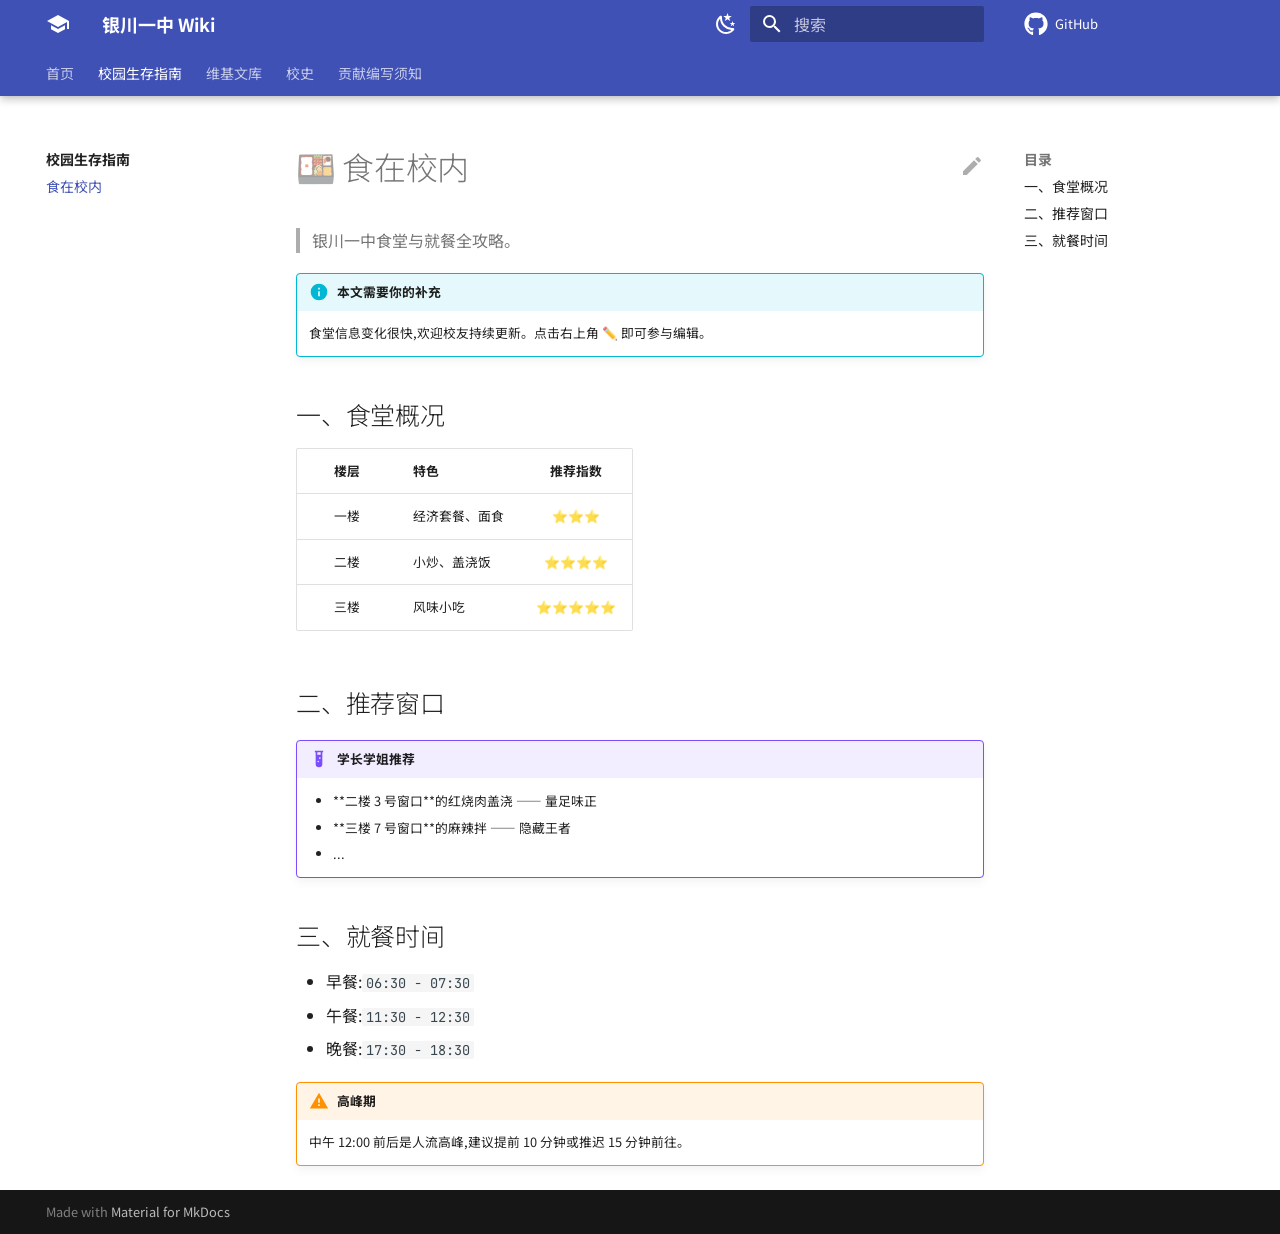
<file: 校园生存指南/食在校内/index.html>
<!doctype html>
<html lang="zh" class="no-js">
  <head>
    
      <meta charset="utf-8">
      <meta name="viewport" content="width=device-width,initial-scale=1">
      
        <meta name="description" content="银川一中校园维基">
      
      
        <meta name="author" content="银川一中er">
      
      
        <link rel="canonical" href="https://ycyz-wiki.github.io/ycyz-wiki/%E6%A0%A1%E5%9B%AD%E7%94%9F%E5%AD%98%E6%8C%87%E5%8D%97/%E9%A3%9F%E5%9C%A8%E6%A0%A1%E5%86%85/">
      
      
        <link rel="prev" href="../">
      
      
        <link rel="next" href="../../%E7%BB%B4%E5%9F%BA%E6%96%87%E5%BA%93/">
      
      
        
      
      
      <link rel="icon" href="../../assets/images/favicon.png">
      <meta name="generator" content="mkdocs-1.6.1, mkdocs-material-9.7.6">
    
    
      
        <title>食在校内 - 银川一中 Wiki</title>
      
    
    
      <link rel="stylesheet" href="../../assets/stylesheets/main.484c7ddc.min.css">
      
        
        <link rel="stylesheet" href="../../assets/stylesheets/palette.ab4e12ef.min.css">
      
      


    
    
      
    
    
      
        
        
        <link rel="preconnect" href="https://fonts.gstatic.com" crossorigin>
        <link rel="stylesheet" href="https://fonts.googleapis.com/css?family=Noto+Sans+SC:300,300i,400,400i,700,700i%7CJetBrains+Mono:400,400i,700,700i&display=fallback">
        <style>:root{--md-text-font:"Noto Sans SC";--md-code-font:"JetBrains Mono"}</style>
      
    
    
      <link rel="stylesheet" href="../../stylesheets/extra.css">
    
    <script>__md_scope=new URL("../..",location),__md_hash=e=>[...e].reduce(((e,_)=>(e<<5)-e+_.charCodeAt(0)),0),__md_get=(e,_=localStorage,t=__md_scope)=>JSON.parse(_.getItem(t.pathname+"."+e)),__md_set=(e,_,t=localStorage,a=__md_scope)=>{try{t.setItem(a.pathname+"."+e,JSON.stringify(_))}catch(e){}}</script>
    
      

    
    
  </head>
  
  
    
    
      
    
    
    
    
    <body dir="ltr" data-md-color-scheme="default" data-md-color-primary="indigo" data-md-color-accent="indigo">
  
    
    <input class="md-toggle" data-md-toggle="drawer" type="checkbox" id="__drawer" autocomplete="off">
    <input class="md-toggle" data-md-toggle="search" type="checkbox" id="__search" autocomplete="off">
    <label class="md-overlay" for="__drawer"></label>
    <div data-md-component="skip">
      
        
        <a href="#_1" class="md-skip">
          跳转至
        </a>
      
    </div>
    <div data-md-component="announce">
      
    </div>
    
    
      

  

<header class="md-header md-header--shadow md-header--lifted" data-md-component="header">
  <nav class="md-header__inner md-grid" aria-label="页眉">
    <a href="../.." title="银川一中 Wiki" class="md-header__button md-logo" aria-label="银川一中 Wiki" data-md-component="logo">
      
  
  <svg xmlns="http://www.w3.org/2000/svg" viewBox="0 0 24 24"><path d="M12 3 1 9l11 6 9-4.91V17h2V9M5 13.18v4L12 21l7-3.82v-4L12 17z"/></svg>

    </a>
    <label class="md-header__button md-icon" for="__drawer">
      
      <svg xmlns="http://www.w3.org/2000/svg" viewBox="0 0 24 24"><path d="M3 6h18v2H3zm0 5h18v2H3zm0 5h18v2H3z"/></svg>
    </label>
    <div class="md-header__title" data-md-component="header-title">
      <div class="md-header__ellipsis">
        <div class="md-header__topic">
          <span class="md-ellipsis">
            银川一中 Wiki
          </span>
        </div>
        <div class="md-header__topic" data-md-component="header-topic">
          <span class="md-ellipsis">
            
              食在校内
            
          </span>
        </div>
      </div>
    </div>
    
      
        <form class="md-header__option" data-md-component="palette">
  
    
    
    
    <input class="md-option" data-md-color-media="" data-md-color-scheme="default" data-md-color-primary="indigo" data-md-color-accent="indigo"  aria-label="切换至深色模式"  type="radio" name="__palette" id="__palette_0">
    
      <label class="md-header__button md-icon" title="切换至深色模式" for="__palette_1" hidden>
        <svg xmlns="http://www.w3.org/2000/svg" viewBox="0 0 24 24"><path d="m17.75 4.09-2.53 1.94.91 3.06-2.63-1.81-2.63 1.81.91-3.06-2.53-1.94L12.44 4l1.06-3 1.06 3zm3.5 6.91-1.64 1.25.59 1.98-1.7-1.17-1.7 1.17.59-1.98L15.75 11l2.06-.05L18.5 9l.69 1.95zm-2.28 4.95c.83-.08 1.72 1.1 1.19 1.85-.32.45-.66.87-1.08 1.27C15.17 23 8.84 23 4.94 19.07c-3.91-3.9-3.91-10.24 0-14.14.4-.4.82-.76 1.27-1.08.75-.53 1.93.36 1.85 1.19-.27 2.86.69 5.83 2.89 8.02a9.96 9.96 0 0 0 8.02 2.89m-1.64 2.02a12.08 12.08 0 0 1-7.8-3.47c-2.17-2.19-3.33-5-3.49-7.82-2.81 3.14-2.7 7.96.31 10.98 3.02 3.01 7.84 3.12 10.98.31"/></svg>
      </label>
    
  
    
    
    
    <input class="md-option" data-md-color-media="" data-md-color-scheme="slate" data-md-color-primary="indigo" data-md-color-accent="indigo"  aria-label="切换至浅色模式"  type="radio" name="__palette" id="__palette_1">
    
      <label class="md-header__button md-icon" title="切换至浅色模式" for="__palette_0" hidden>
        <svg xmlns="http://www.w3.org/2000/svg" viewBox="0 0 24 24"><path d="M12 7a5 5 0 0 1 5 5 5 5 0 0 1-5 5 5 5 0 0 1-5-5 5 5 0 0 1 5-5m0 2a3 3 0 0 0-3 3 3 3 0 0 0 3 3 3 3 0 0 0 3-3 3 3 0 0 0-3-3m0-7 2.39 3.42C13.65 5.15 12.84 5 12 5s-1.65.15-2.39.42zM3.34 7l4.16-.35A7.2 7.2 0 0 0 5.94 8.5c-.44.74-.69 1.5-.83 2.29zm.02 10 1.76-3.77a7.131 7.131 0 0 0 2.38 4.14zM20.65 7l-1.77 3.79a7.02 7.02 0 0 0-2.38-4.15zm-.01 10-4.14.36c.59-.51 1.12-1.14 1.54-1.86.42-.73.69-1.5.83-2.29zM12 22l-2.41-3.44c.74.27 1.55.44 2.41.44.82 0 1.63-.17 2.37-.44z"/></svg>
      </label>
    
  
</form>
      
    
    
      <script>var palette=__md_get("__palette");if(palette&&palette.color){if("(prefers-color-scheme)"===palette.color.media){var media=matchMedia("(prefers-color-scheme: light)"),input=document.querySelector(media.matches?"[data-md-color-media='(prefers-color-scheme: light)']":"[data-md-color-media='(prefers-color-scheme: dark)']");palette.color.media=input.getAttribute("data-md-color-media"),palette.color.scheme=input.getAttribute("data-md-color-scheme"),palette.color.primary=input.getAttribute("data-md-color-primary"),palette.color.accent=input.getAttribute("data-md-color-accent")}for(var[key,value]of Object.entries(palette.color))document.body.setAttribute("data-md-color-"+key,value)}</script>
    
    
    
      
      
        <label class="md-header__button md-icon" for="__search">
          
          <svg xmlns="http://www.w3.org/2000/svg" viewBox="0 0 24 24"><path d="M9.5 3A6.5 6.5 0 0 1 16 9.5c0 1.61-.59 3.09-1.56 4.23l.27.27h.79l5 5-1.5 1.5-5-5v-.79l-.27-.27A6.52 6.52 0 0 1 9.5 16 6.5 6.5 0 0 1 3 9.5 6.5 6.5 0 0 1 9.5 3m0 2C7 5 5 7 5 9.5S7 14 9.5 14 14 12 14 9.5 12 5 9.5 5"/></svg>
        </label>
        <div class="md-search" data-md-component="search" role="dialog">
  <label class="md-search__overlay" for="__search"></label>
  <div class="md-search__inner" role="search">
    <form class="md-search__form" name="search">
      <input type="text" class="md-search__input" name="query" aria-label="搜索" placeholder="搜索" autocapitalize="off" autocorrect="off" autocomplete="off" spellcheck="false" data-md-component="search-query" required>
      <label class="md-search__icon md-icon" for="__search">
        
        <svg xmlns="http://www.w3.org/2000/svg" viewBox="0 0 24 24"><path d="M9.5 3A6.5 6.5 0 0 1 16 9.5c0 1.61-.59 3.09-1.56 4.23l.27.27h.79l5 5-1.5 1.5-5-5v-.79l-.27-.27A6.52 6.52 0 0 1 9.5 16 6.5 6.5 0 0 1 3 9.5 6.5 6.5 0 0 1 9.5 3m0 2C7 5 5 7 5 9.5S7 14 9.5 14 14 12 14 9.5 12 5 9.5 5"/></svg>
        
        <svg xmlns="http://www.w3.org/2000/svg" viewBox="0 0 24 24"><path d="M20 11v2H8l5.5 5.5-1.42 1.42L4.16 12l7.92-7.92L13.5 5.5 8 11z"/></svg>
      </label>
      <nav class="md-search__options" aria-label="查找">
        
          <a href="javascript:void(0)" class="md-search__icon md-icon" title="分享" aria-label="分享" data-clipboard data-clipboard-text="" data-md-component="search-share" tabindex="-1">
            
            <svg xmlns="http://www.w3.org/2000/svg" viewBox="0 0 24 24"><path d="M18 16.08c-.76 0-1.44.3-1.96.77L8.91 12.7c.05-.23.09-.46.09-.7s-.04-.47-.09-.7l7.05-4.11c.54.5 1.25.81 2.04.81a3 3 0 0 0 3-3 3 3 0 0 0-3-3 3 3 0 0 0-3 3c0 .24.04.47.09.7L8.04 9.81C7.5 9.31 6.79 9 6 9a3 3 0 0 0-3 3 3 3 0 0 0 3 3c.79 0 1.5-.31 2.04-.81l7.12 4.15c-.05.21-.08.43-.08.66 0 1.61 1.31 2.91 2.92 2.91s2.92-1.3 2.92-2.91A2.92 2.92 0 0 0 18 16.08"/></svg>
          </a>
        
        <button type="reset" class="md-search__icon md-icon" title="清空当前内容" aria-label="清空当前内容" tabindex="-1">
          
          <svg xmlns="http://www.w3.org/2000/svg" viewBox="0 0 24 24"><path d="M19 6.41 17.59 5 12 10.59 6.41 5 5 6.41 10.59 12 5 17.59 6.41 19 12 13.41 17.59 19 19 17.59 13.41 12z"/></svg>
        </button>
      </nav>
      
        <div class="md-search__suggest" data-md-component="search-suggest"></div>
      
    </form>
    <div class="md-search__output">
      <div class="md-search__scrollwrap" tabindex="0" data-md-scrollfix>
        <div class="md-search-result" data-md-component="search-result">
          <div class="md-search-result__meta">
            正在初始化搜索引擎
          </div>
          <ol class="md-search-result__list" role="presentation"></ol>
        </div>
      </div>
    </div>
  </div>
</div>
      
    
    
      <div class="md-header__source">
        <a href="https://github.com/YCYZ-Wiki/ycyz-wiki" title="前往仓库" class="md-source" data-md-component="source">
  <div class="md-source__icon md-icon">
    
    <svg xmlns="http://www.w3.org/2000/svg" viewBox="0 0 512 512"><!--! Font Awesome Free 7.1.0 by @fontawesome - https://fontawesome.com License - https://fontawesome.com/license/free (Icons: CC BY 4.0, Fonts: SIL OFL 1.1, Code: MIT License) Copyright 2025 Fonticons, Inc.--><path d="M173.9 397.4c0 2-2.3 3.6-5.2 3.6-3.3.3-5.6-1.3-5.6-3.6 0-2 2.3-3.6 5.2-3.6 3-.3 5.6 1.3 5.6 3.6m-31.1-4.5c-.7 2 1.3 4.3 4.3 4.9 2.6 1 5.6 0 6.2-2s-1.3-4.3-4.3-5.2c-2.6-.7-5.5.3-6.2 2.3m44.2-1.7c-2.9.7-4.9 2.6-4.6 4.9.3 2 2.9 3.3 5.9 2.6 2.9-.7 4.9-2.6 4.6-4.6-.3-1.9-3-3.2-5.9-2.9M252.8 8C114.1 8 8 113.3 8 252c0 110.9 69.8 205.8 169.5 239.2 12.8 2.3 17.3-5.6 17.3-12.1 0-6.2-.3-40.4-.3-61.4 0 0-70 15-84.7-29.8 0 0-11.4-29.1-27.8-36.6 0 0-22.9-15.7 1.6-15.4 0 0 24.9 2 38.6 25.8 21.9 38.6 58.6 27.5 72.9 20.9 2.3-16 8.8-27.1 16-33.7-55.9-6.2-112.3-14.3-112.3-110.5 0-27.5 7.6-41.3 23.6-58.9-2.6-6.5-11.1-33.3 2.6-67.9 20.9-6.5 69 27 69 27 20-5.6 41.5-8.5 62.8-8.5s42.8 2.9 62.8 8.5c0 0 48.1-33.6 69-27 13.7 34.7 5.2 61.4 2.6 67.9 16 17.7 25.8 31.5 25.8 58.9 0 96.5-58.9 104.2-114.8 110.5 9.2 7.9 17 22.9 17 46.4 0 33.7-.3 75.4-.3 83.6 0 6.5 4.6 14.4 17.3 12.1C436.2 457.8 504 362.9 504 252 504 113.3 391.5 8 252.8 8M105.2 352.9c-1.3 1-1 3.3.7 5.2 1.6 1.6 3.9 2.3 5.2 1 1.3-1 1-3.3-.7-5.2-1.6-1.6-3.9-2.3-5.2-1m-10.8-8.1c-.7 1.3.3 2.9 2.3 3.9 1.6 1 3.6.7 4.3-.7.7-1.3-.3-2.9-2.3-3.9-2-.6-3.6-.3-4.3.7m32.4 35.6c-1.6 1.3-1 4.3 1.3 6.2 2.3 2.3 5.2 2.6 6.5 1 1.3-1.3.7-4.3-1.3-6.2-2.2-2.3-5.2-2.6-6.5-1m-11.4-14.7c-1.6 1-1.6 3.6 0 5.9s4.3 3.3 5.6 2.3c1.6-1.3 1.6-3.9 0-6.2-1.4-2.3-4-3.3-5.6-2"/></svg>
  </div>
  <div class="md-source__repository">
    GitHub
  </div>
</a>
      </div>
    
  </nav>
  
    
      
<nav class="md-tabs" aria-label="标签" data-md-component="tabs">
  <div class="md-grid">
    <ul class="md-tabs__list">
      
        
  
  
  
  
    <li class="md-tabs__item">
      <a href="../.." class="md-tabs__link">
        
  
  
    
  
  首页

      </a>
    </li>
  

      
        
  
  
  
    
  
  
    
    
      <li class="md-tabs__item md-tabs__item--active">
        <a href="../" class="md-tabs__link">
          
  
  
    
  
  校园生存指南

        </a>
      </li>
    
  

      
        
  
  
  
  
    
    
      <li class="md-tabs__item">
        <a href="../../%E7%BB%B4%E5%9F%BA%E6%96%87%E5%BA%93/" class="md-tabs__link">
          
  
  
    
  
  维基文库

        </a>
      </li>
    
  

      
        
  
  
  
  
    
    
      <li class="md-tabs__item">
        <a href="../../%E6%A0%A1%E5%8F%B2/" class="md-tabs__link">
          
  
  
    
  
  校史

        </a>
      </li>
    
  

      
        
  
  
  
  
    
    
      <li class="md-tabs__item">
        <a href="../../%E8%B4%A1%E7%8C%AE%E7%BC%96%E5%86%99%E9%A1%BB%E7%9F%A5/" class="md-tabs__link">
          
  
  
    
  
  贡献编写须知

        </a>
      </li>
    
  

      
    </ul>
  </div>
</nav>
    
  
</header>
    
    <div class="md-container" data-md-component="container">
      
      
        
      
      <main class="md-main" data-md-component="main">
        <div class="md-main__inner md-grid">
          
            
              
              <div class="md-sidebar md-sidebar--primary" data-md-component="sidebar" data-md-type="navigation" >
                <div class="md-sidebar__scrollwrap">
                  <div class="md-sidebar__inner">
                    


  


<nav class="md-nav md-nav--primary md-nav--lifted" aria-label="导航栏" data-md-level="0">
  <label class="md-nav__title" for="__drawer">
    <a href="../.." title="银川一中 Wiki" class="md-nav__button md-logo" aria-label="银川一中 Wiki" data-md-component="logo">
      
  
  <svg xmlns="http://www.w3.org/2000/svg" viewBox="0 0 24 24"><path d="M12 3 1 9l11 6 9-4.91V17h2V9M5 13.18v4L12 21l7-3.82v-4L12 17z"/></svg>

    </a>
    银川一中 Wiki
  </label>
  
    <div class="md-nav__source">
      <a href="https://github.com/YCYZ-Wiki/ycyz-wiki" title="前往仓库" class="md-source" data-md-component="source">
  <div class="md-source__icon md-icon">
    
    <svg xmlns="http://www.w3.org/2000/svg" viewBox="0 0 512 512"><!--! Font Awesome Free 7.1.0 by @fontawesome - https://fontawesome.com License - https://fontawesome.com/license/free (Icons: CC BY 4.0, Fonts: SIL OFL 1.1, Code: MIT License) Copyright 2025 Fonticons, Inc.--><path d="M173.9 397.4c0 2-2.3 3.6-5.2 3.6-3.3.3-5.6-1.3-5.6-3.6 0-2 2.3-3.6 5.2-3.6 3-.3 5.6 1.3 5.6 3.6m-31.1-4.5c-.7 2 1.3 4.3 4.3 4.9 2.6 1 5.6 0 6.2-2s-1.3-4.3-4.3-5.2c-2.6-.7-5.5.3-6.2 2.3m44.2-1.7c-2.9.7-4.9 2.6-4.6 4.9.3 2 2.9 3.3 5.9 2.6 2.9-.7 4.9-2.6 4.6-4.6-.3-1.9-3-3.2-5.9-2.9M252.8 8C114.1 8 8 113.3 8 252c0 110.9 69.8 205.8 169.5 239.2 12.8 2.3 17.3-5.6 17.3-12.1 0-6.2-.3-40.4-.3-61.4 0 0-70 15-84.7-29.8 0 0-11.4-29.1-27.8-36.6 0 0-22.9-15.7 1.6-15.4 0 0 24.9 2 38.6 25.8 21.9 38.6 58.6 27.5 72.9 20.9 2.3-16 8.8-27.1 16-33.7-55.9-6.2-112.3-14.3-112.3-110.5 0-27.5 7.6-41.3 23.6-58.9-2.6-6.5-11.1-33.3 2.6-67.9 20.9-6.5 69 27 69 27 20-5.6 41.5-8.5 62.8-8.5s42.8 2.9 62.8 8.5c0 0 48.1-33.6 69-27 13.7 34.7 5.2 61.4 2.6 67.9 16 17.7 25.8 31.5 25.8 58.9 0 96.5-58.9 104.2-114.8 110.5 9.2 7.9 17 22.9 17 46.4 0 33.7-.3 75.4-.3 83.6 0 6.5 4.6 14.4 17.3 12.1C436.2 457.8 504 362.9 504 252 504 113.3 391.5 8 252.8 8M105.2 352.9c-1.3 1-1 3.3.7 5.2 1.6 1.6 3.9 2.3 5.2 1 1.3-1 1-3.3-.7-5.2-1.6-1.6-3.9-2.3-5.2-1m-10.8-8.1c-.7 1.3.3 2.9 2.3 3.9 1.6 1 3.6.7 4.3-.7.7-1.3-.3-2.9-2.3-3.9-2-.6-3.6-.3-4.3.7m32.4 35.6c-1.6 1.3-1 4.3 1.3 6.2 2.3 2.3 5.2 2.6 6.5 1 1.3-1.3.7-4.3-1.3-6.2-2.2-2.3-5.2-2.6-6.5-1m-11.4-14.7c-1.6 1-1.6 3.6 0 5.9s4.3 3.3 5.6 2.3c1.6-1.3 1.6-3.9 0-6.2-1.4-2.3-4-3.3-5.6-2"/></svg>
  </div>
  <div class="md-source__repository">
    GitHub
  </div>
</a>
    </div>
  
  <ul class="md-nav__list" data-md-scrollfix>
    
      
      
  
  
  
  
    <li class="md-nav__item">
      <a href="../.." class="md-nav__link">
        
  
  
  <span class="md-ellipsis">
    
  
    首页
  

    
  </span>
  
  

      </a>
    </li>
  

    
      
      
  
  
    
  
  
  
    
    
      
        
          
        
      
        
      
    
    
    
      
        
        
      
      
        
      
    
    
    <li class="md-nav__item md-nav__item--active md-nav__item--section md-nav__item--nested">
      
        
        
        <input class="md-nav__toggle md-toggle " type="checkbox" id="__nav_2" checked>
        
          
          <div class="md-nav__link md-nav__container">
            <a href="../" class="md-nav__link ">
              
  
  
  <span class="md-ellipsis">
    
  
    校园生存指南
  

    
  </span>
  
  

            </a>
            
              
              <label class="md-nav__link " for="__nav_2" id="__nav_2_label" tabindex="">
                <span class="md-nav__icon md-icon"></span>
              </label>
            
          </div>
        
        <nav class="md-nav" data-md-level="1" aria-labelledby="__nav_2_label" aria-expanded="true">
          <label class="md-nav__title" for="__nav_2">
            <span class="md-nav__icon md-icon"></span>
            
  
    校园生存指南
  

          </label>
          <ul class="md-nav__list" data-md-scrollfix>
            
              
            
              
                
  
  
    
  
  
  
    <li class="md-nav__item md-nav__item--active">
      
      <input class="md-nav__toggle md-toggle" type="checkbox" id="__toc">
      
      
        
      
      
        <label class="md-nav__link md-nav__link--active" for="__toc">
          
  
  
  <span class="md-ellipsis">
    
  
    食在校内
  

    
  </span>
  
  

          <span class="md-nav__icon md-icon"></span>
        </label>
      
      <a href="./" class="md-nav__link md-nav__link--active">
        
  
  
  <span class="md-ellipsis">
    
  
    食在校内
  

    
  </span>
  
  

      </a>
      
        

<nav class="md-nav md-nav--secondary" aria-label="目录">
  
  
  
    
  
  
    <label class="md-nav__title" for="__toc">
      <span class="md-nav__icon md-icon"></span>
      目录
    </label>
    <ul class="md-nav__list" data-md-component="toc" data-md-scrollfix>
      
        <li class="md-nav__item">
  <a href="#_2" class="md-nav__link">
    <span class="md-ellipsis">
      
        一、食堂概况
      
    </span>
  </a>
  
</li>
      
        <li class="md-nav__item">
  <a href="#_3" class="md-nav__link">
    <span class="md-ellipsis">
      
        二、推荐窗口
      
    </span>
  </a>
  
</li>
      
        <li class="md-nav__item">
  <a href="#_4" class="md-nav__link">
    <span class="md-ellipsis">
      
        三、就餐时间
      
    </span>
  </a>
  
</li>
      
    </ul>
  
</nav>
      
    </li>
  

              
            
          </ul>
        </nav>
      
    </li>
  

    
      
      
  
  
  
  
    
    
      
        
          
        
      
        
      
    
    
    
      
      
        
      
    
    
    <li class="md-nav__item md-nav__item--nested">
      
        
        
          
        
        <input class="md-nav__toggle md-toggle md-toggle--indeterminate" type="checkbox" id="__nav_3" >
        
          
          <div class="md-nav__link md-nav__container">
            <a href="../../%E7%BB%B4%E5%9F%BA%E6%96%87%E5%BA%93/" class="md-nav__link ">
              
  
  
  <span class="md-ellipsis">
    
  
    维基文库
  

    
  </span>
  
  

            </a>
            
              
              <label class="md-nav__link " for="__nav_3" id="__nav_3_label" tabindex="0">
                <span class="md-nav__icon md-icon"></span>
              </label>
            
          </div>
        
        <nav class="md-nav" data-md-level="1" aria-labelledby="__nav_3_label" aria-expanded="false">
          <label class="md-nav__title" for="__nav_3">
            <span class="md-nav__icon md-icon"></span>
            
  
    维基文库
  

          </label>
          <ul class="md-nav__list" data-md-scrollfix>
            
              
            
              
                
  
  
  
  
    <li class="md-nav__item">
      <a href="../../%E7%BB%B4%E5%9F%BA%E6%96%87%E5%BA%93/%E8%80%81%E5%B8%88%E8%AF%AD%E5%BD%95/" class="md-nav__link">
        
  
  
  <span class="md-ellipsis">
    
  
    老师语录
  

    
  </span>
  
  

      </a>
    </li>
  

              
            
          </ul>
        </nav>
      
    </li>
  

    
      
      
  
  
  
  
    
    
      
        
          
        
      
    
    
    
      
      
        
      
    
    
    <li class="md-nav__item md-nav__item--nested">
      
        
        
          
        
        <input class="md-nav__toggle md-toggle md-toggle--indeterminate" type="checkbox" id="__nav_4" >
        
          
          <div class="md-nav__link md-nav__container">
            <a href="../../%E6%A0%A1%E5%8F%B2/" class="md-nav__link ">
              
  
  
  <span class="md-ellipsis">
    
  
    校史
  

    
  </span>
  
  

            </a>
            
          </div>
        
        <nav class="md-nav" data-md-level="1" aria-labelledby="__nav_4_label" aria-expanded="false">
          <label class="md-nav__title" for="__nav_4">
            <span class="md-nav__icon md-icon"></span>
            
  
    校史
  

          </label>
          <ul class="md-nav__list" data-md-scrollfix>
            
              
            
          </ul>
        </nav>
      
    </li>
  

    
      
      
  
  
  
  
    
    
      
        
          
        
      
    
    
    
      
      
        
      
    
    
    <li class="md-nav__item md-nav__item--nested">
      
        
        
          
        
        <input class="md-nav__toggle md-toggle md-toggle--indeterminate" type="checkbox" id="__nav_5" >
        
          
          <div class="md-nav__link md-nav__container">
            <a href="../../%E8%B4%A1%E7%8C%AE%E7%BC%96%E5%86%99%E9%A1%BB%E7%9F%A5/" class="md-nav__link ">
              
  
  
  <span class="md-ellipsis">
    
  
    贡献编写须知
  

    
  </span>
  
  

            </a>
            
          </div>
        
        <nav class="md-nav" data-md-level="1" aria-labelledby="__nav_5_label" aria-expanded="false">
          <label class="md-nav__title" for="__nav_5">
            <span class="md-nav__icon md-icon"></span>
            
  
    贡献编写须知
  

          </label>
          <ul class="md-nav__list" data-md-scrollfix>
            
              
            
          </ul>
        </nav>
      
    </li>
  

    
  </ul>
</nav>
                  </div>
                </div>
              </div>
            
            
              
              <div class="md-sidebar md-sidebar--secondary" data-md-component="sidebar" data-md-type="toc" >
                <div class="md-sidebar__scrollwrap">
                  <div class="md-sidebar__inner">
                    

<nav class="md-nav md-nav--secondary" aria-label="目录">
  
  
  
    
  
  
    <label class="md-nav__title" for="__toc">
      <span class="md-nav__icon md-icon"></span>
      目录
    </label>
    <ul class="md-nav__list" data-md-component="toc" data-md-scrollfix>
      
        <li class="md-nav__item">
  <a href="#_2" class="md-nav__link">
    <span class="md-ellipsis">
      
        一、食堂概况
      
    </span>
  </a>
  
</li>
      
        <li class="md-nav__item">
  <a href="#_3" class="md-nav__link">
    <span class="md-ellipsis">
      
        二、推荐窗口
      
    </span>
  </a>
  
</li>
      
        <li class="md-nav__item">
  <a href="#_4" class="md-nav__link">
    <span class="md-ellipsis">
      
        三、就餐时间
      
    </span>
  </a>
  
</li>
      
    </ul>
  
</nav>
                  </div>
                </div>
              </div>
            
          
          
            <div class="md-content" data-md-component="content">
              
              <article class="md-content__inner md-typeset">
                
                  


  
    <a href="https://github.com/YCYZ-Wiki/ycyz-wiki/edit/main/docs/校园生存指南/食在校内.md" title="编辑此页" class="md-content__button md-icon" rel="edit">
      
      <svg xmlns="http://www.w3.org/2000/svg" viewBox="0 0 24 24"><path d="M20.71 7.04c.39-.39.39-1.04 0-1.41l-2.34-2.34c-.37-.39-1.02-.39-1.41 0l-1.84 1.83 3.75 3.75M3 17.25V21h3.75L17.81 9.93l-3.75-3.75z"/></svg>
    </a>
  
  


<h1 id="_1">🍱 食在校内<a class="headerlink" href="#_1" title="Permanent link">&para;</a></h1>
<blockquote>
<p>银川一中食堂与就餐全攻略。</p>
</blockquote>
<div class="admonition info">
<p class="admonition-title">本文需要你的补充</p>
<p>食堂信息变化很快,欢迎校友持续更新。点击右上角 ✏️ 即可参与编辑。</p>
</div>
<h2 id="_2">一、食堂概况<a class="headerlink" href="#_2" title="Permanent link">&para;</a></h2>
<table>
<thead>
<tr>
<th style="text-align: center;">楼层</th>
<th style="text-align: left;">特色</th>
<th style="text-align: center;">推荐指数</th>
</tr>
</thead>
<tbody>
<tr>
<td style="text-align: center;">一楼</td>
<td style="text-align: left;">经济套餐、面食</td>
<td style="text-align: center;">⭐⭐⭐</td>
</tr>
<tr>
<td style="text-align: center;">二楼</td>
<td style="text-align: left;">小炒、盖浇饭</td>
<td style="text-align: center;">⭐⭐⭐⭐</td>
</tr>
<tr>
<td style="text-align: center;">三楼</td>
<td style="text-align: left;">风味小吃</td>
<td style="text-align: center;">⭐⭐⭐⭐⭐</td>
</tr>
</tbody>
</table>
<h2 id="_3">二、推荐窗口<a class="headerlink" href="#_3" title="Permanent link">&para;</a></h2>
<div class="admonition example">
<p class="admonition-title">学长学姐推荐</p>
<ul>
<li>**二楼 3 号窗口**的红烧肉盖浇 —— 量足味正</li>
<li>**三楼 7 号窗口**的麻辣拌 —— 隐藏王者</li>
<li>...</li>
</ul>
</div>
<h2 id="_4">三、就餐时间<a class="headerlink" href="#_4" title="Permanent link">&para;</a></h2>
<ul>
<li>早餐:<code>06:30 - 07:30</code></li>
<li>午餐:<code>11:30 - 12:30</code></li>
<li>晚餐:<code>17:30 - 18:30</code></li>
</ul>
<div class="admonition warning">
<p class="admonition-title">高峰期</p>
<p>中午 12:00 前后是人流高峰,建议提前 10 分钟或推迟 15 分钟前往。</p>
</div>












                
              </article>
            </div>
          
          
<script>var target=document.getElementById(location.hash.slice(1));target&&target.name&&(target.checked=target.name.startsWith("__tabbed_"))</script>
        </div>
        
          <button type="button" class="md-top md-icon" data-md-component="top" hidden>
  
  <svg xmlns="http://www.w3.org/2000/svg" viewBox="0 0 24 24"><path d="M13 20h-2V8l-5.5 5.5-1.42-1.42L12 4.16l7.92 7.92-1.42 1.42L13 8z"/></svg>
  回到页面顶部
</button>
        
      </main>
      
        <footer class="md-footer">
  
  <div class="md-footer-meta md-typeset">
    <div class="md-footer-meta__inner md-grid">
      <div class="md-copyright">
  
  
    Made with
    <a href="https://squidfunk.github.io/mkdocs-material/" target="_blank" rel="noopener">
      Material for MkDocs
    </a>
  
</div>
      
    </div>
  </div>
</footer>
      
    </div>
    <div class="md-dialog" data-md-component="dialog">
      <div class="md-dialog__inner md-typeset"></div>
    </div>
    
    
    
      
      
      <script id="__config" type="application/json">{"annotate": null, "base": "../..", "features": ["navigation.tabs", "navigation.tabs.sticky", "navigation.sections", "navigation.expand", "navigation.indexes", "navigation.tracking", "navigation.top", "search.suggest", "search.highlight", "search.share", "content.code.copy", "content.code.annotate", "content.action.edit", "content.tooltips"], "search": "../../assets/javascripts/workers/search.2c215733.min.js", "tags": null, "translations": {"clipboard.copied": "\u5df2\u590d\u5236", "clipboard.copy": "\u590d\u5236", "search.result.more.one": "\u5728\u8be5\u9875\u4e0a\u8fd8\u6709 1 \u4e2a\u7b26\u5408\u6761\u4ef6\u7684\u7ed3\u679c", "search.result.more.other": "\u5728\u8be5\u9875\u4e0a\u8fd8\u6709 # \u4e2a\u7b26\u5408\u6761\u4ef6\u7684\u7ed3\u679c", "search.result.none": "\u6ca1\u6709\u627e\u5230\u7b26\u5408\u6761\u4ef6\u7684\u7ed3\u679c", "search.result.one": "\u627e\u5230 1 \u4e2a\u7b26\u5408\u6761\u4ef6\u7684\u7ed3\u679c", "search.result.other": "# \u4e2a\u7b26\u5408\u6761\u4ef6\u7684\u7ed3\u679c", "search.result.placeholder": "\u952e\u5165\u4ee5\u5f00\u59cb\u641c\u7d22", "search.result.term.missing": "\u7f3a\u5c11", "select.version": "\u9009\u62e9\u5f53\u524d\u7248\u672c"}, "version": null}</script>
    
    
      <script src="../../assets/javascripts/bundle.79ae519e.min.js"></script>
      
        <script src="../../javascripts/extra.js"></script>
      
    
  </body>
</html>
</file>
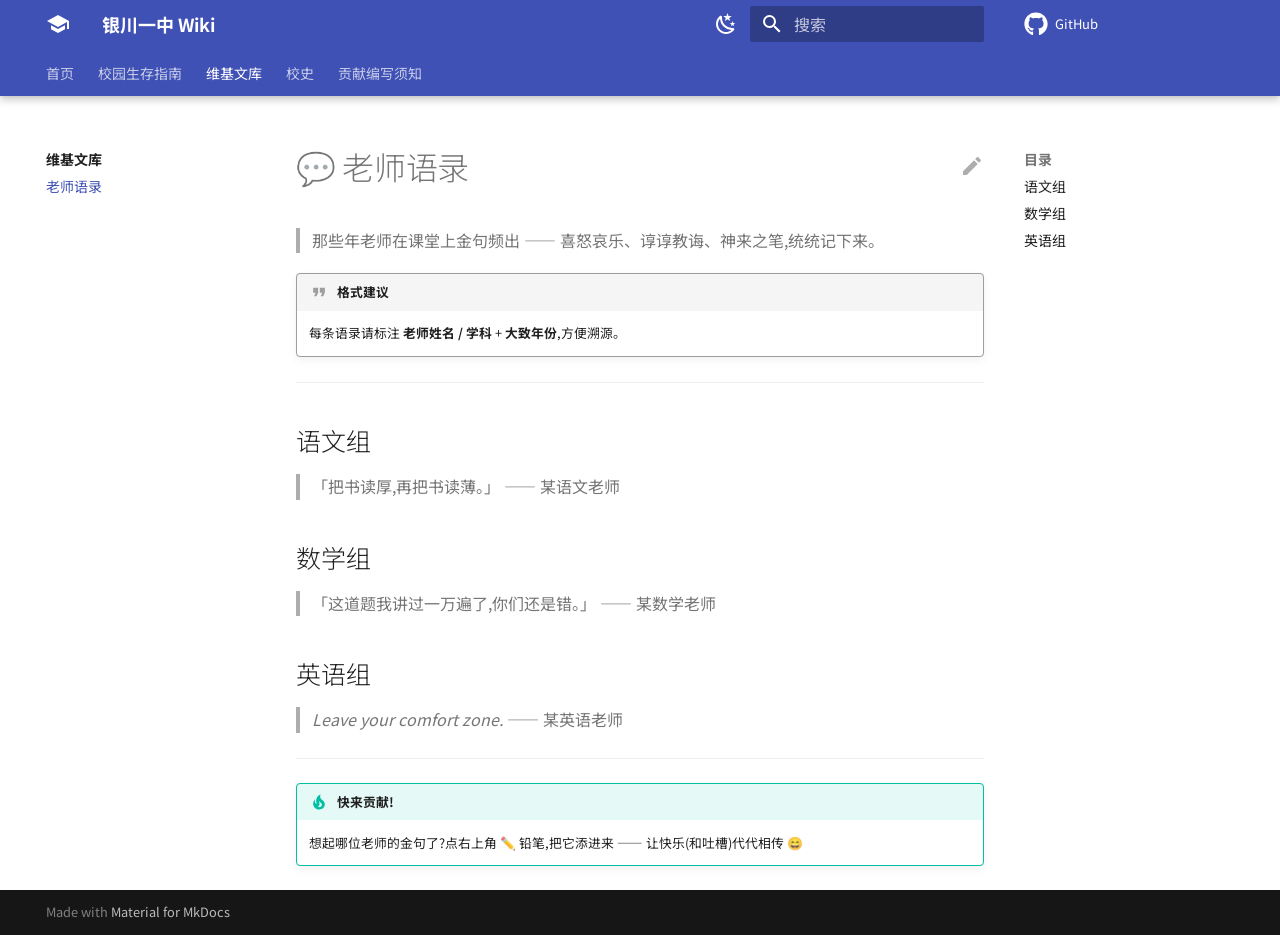
<file: 维基文库/老师语录/index.html>
<!doctype html>
<html lang="zh" class="no-js">
  <head>
    
      <meta charset="utf-8">
      <meta name="viewport" content="width=device-width,initial-scale=1">
      
        <meta name="description" content="银川一中校园维基">
      
      
        <meta name="author" content="银川一中er">
      
      
        <link rel="canonical" href="https://ycyz-wiki.github.io/ycyz-wiki/%E7%BB%B4%E5%9F%BA%E6%96%87%E5%BA%93/%E8%80%81%E5%B8%88%E8%AF%AD%E5%BD%95/">
      
      
        <link rel="prev" href="../">
      
      
        <link rel="next" href="../../%E6%A0%A1%E5%8F%B2/">
      
      
        
      
      
      <link rel="icon" href="../../assets/images/favicon.png">
      <meta name="generator" content="mkdocs-1.6.1, mkdocs-material-9.7.6">
    
    
      
        <title>老师语录 - 银川一中 Wiki</title>
      
    
    
      <link rel="stylesheet" href="../../assets/stylesheets/main.484c7ddc.min.css">
      
        
        <link rel="stylesheet" href="../../assets/stylesheets/palette.ab4e12ef.min.css">
      
      


    
    
      
    
    
      
        
        
        <link rel="preconnect" href="https://fonts.gstatic.com" crossorigin>
        <link rel="stylesheet" href="https://fonts.googleapis.com/css?family=Noto+Sans+SC:300,300i,400,400i,700,700i%7CJetBrains+Mono:400,400i,700,700i&display=fallback">
        <style>:root{--md-text-font:"Noto Sans SC";--md-code-font:"JetBrains Mono"}</style>
      
    
    
      <link rel="stylesheet" href="../../stylesheets/extra.css">
    
    <script>__md_scope=new URL("../..",location),__md_hash=e=>[...e].reduce(((e,_)=>(e<<5)-e+_.charCodeAt(0)),0),__md_get=(e,_=localStorage,t=__md_scope)=>JSON.parse(_.getItem(t.pathname+"."+e)),__md_set=(e,_,t=localStorage,a=__md_scope)=>{try{t.setItem(a.pathname+"."+e,JSON.stringify(_))}catch(e){}}</script>
    
      

    
    
  </head>
  
  
    
    
      
    
    
    
    
    <body dir="ltr" data-md-color-scheme="default" data-md-color-primary="indigo" data-md-color-accent="indigo">
  
    
    <input class="md-toggle" data-md-toggle="drawer" type="checkbox" id="__drawer" autocomplete="off">
    <input class="md-toggle" data-md-toggle="search" type="checkbox" id="__search" autocomplete="off">
    <label class="md-overlay" for="__drawer"></label>
    <div data-md-component="skip">
      
        
        <a href="#_1" class="md-skip">
          跳转至
        </a>
      
    </div>
    <div data-md-component="announce">
      
    </div>
    
    
      

  

<header class="md-header md-header--shadow md-header--lifted" data-md-component="header">
  <nav class="md-header__inner md-grid" aria-label="页眉">
    <a href="../.." title="银川一中 Wiki" class="md-header__button md-logo" aria-label="银川一中 Wiki" data-md-component="logo">
      
  
  <svg xmlns="http://www.w3.org/2000/svg" viewBox="0 0 24 24"><path d="M12 3 1 9l11 6 9-4.91V17h2V9M5 13.18v4L12 21l7-3.82v-4L12 17z"/></svg>

    </a>
    <label class="md-header__button md-icon" for="__drawer">
      
      <svg xmlns="http://www.w3.org/2000/svg" viewBox="0 0 24 24"><path d="M3 6h18v2H3zm0 5h18v2H3zm0 5h18v2H3z"/></svg>
    </label>
    <div class="md-header__title" data-md-component="header-title">
      <div class="md-header__ellipsis">
        <div class="md-header__topic">
          <span class="md-ellipsis">
            银川一中 Wiki
          </span>
        </div>
        <div class="md-header__topic" data-md-component="header-topic">
          <span class="md-ellipsis">
            
              老师语录
            
          </span>
        </div>
      </div>
    </div>
    
      
        <form class="md-header__option" data-md-component="palette">
  
    
    
    
    <input class="md-option" data-md-color-media="" data-md-color-scheme="default" data-md-color-primary="indigo" data-md-color-accent="indigo"  aria-label="切换至深色模式"  type="radio" name="__palette" id="__palette_0">
    
      <label class="md-header__button md-icon" title="切换至深色模式" for="__palette_1" hidden>
        <svg xmlns="http://www.w3.org/2000/svg" viewBox="0 0 24 24"><path d="m17.75 4.09-2.53 1.94.91 3.06-2.63-1.81-2.63 1.81.91-3.06-2.53-1.94L12.44 4l1.06-3 1.06 3zm3.5 6.91-1.64 1.25.59 1.98-1.7-1.17-1.7 1.17.59-1.98L15.75 11l2.06-.05L18.5 9l.69 1.95zm-2.28 4.95c.83-.08 1.72 1.1 1.19 1.85-.32.45-.66.87-1.08 1.27C15.17 23 8.84 23 4.94 19.07c-3.91-3.9-3.91-10.24 0-14.14.4-.4.82-.76 1.27-1.08.75-.53 1.93.36 1.85 1.19-.27 2.86.69 5.83 2.89 8.02a9.96 9.96 0 0 0 8.02 2.89m-1.64 2.02a12.08 12.08 0 0 1-7.8-3.47c-2.17-2.19-3.33-5-3.49-7.82-2.81 3.14-2.7 7.96.31 10.98 3.02 3.01 7.84 3.12 10.98.31"/></svg>
      </label>
    
  
    
    
    
    <input class="md-option" data-md-color-media="" data-md-color-scheme="slate" data-md-color-primary="indigo" data-md-color-accent="indigo"  aria-label="切换至浅色模式"  type="radio" name="__palette" id="__palette_1">
    
      <label class="md-header__button md-icon" title="切换至浅色模式" for="__palette_0" hidden>
        <svg xmlns="http://www.w3.org/2000/svg" viewBox="0 0 24 24"><path d="M12 7a5 5 0 0 1 5 5 5 5 0 0 1-5 5 5 5 0 0 1-5-5 5 5 0 0 1 5-5m0 2a3 3 0 0 0-3 3 3 3 0 0 0 3 3 3 3 0 0 0 3-3 3 3 0 0 0-3-3m0-7 2.39 3.42C13.65 5.15 12.84 5 12 5s-1.65.15-2.39.42zM3.34 7l4.16-.35A7.2 7.2 0 0 0 5.94 8.5c-.44.74-.69 1.5-.83 2.29zm.02 10 1.76-3.77a7.131 7.131 0 0 0 2.38 4.14zM20.65 7l-1.77 3.79a7.02 7.02 0 0 0-2.38-4.15zm-.01 10-4.14.36c.59-.51 1.12-1.14 1.54-1.86.42-.73.69-1.5.83-2.29zM12 22l-2.41-3.44c.74.27 1.55.44 2.41.44.82 0 1.63-.17 2.37-.44z"/></svg>
      </label>
    
  
</form>
      
    
    
      <script>var palette=__md_get("__palette");if(palette&&palette.color){if("(prefers-color-scheme)"===palette.color.media){var media=matchMedia("(prefers-color-scheme: light)"),input=document.querySelector(media.matches?"[data-md-color-media='(prefers-color-scheme: light)']":"[data-md-color-media='(prefers-color-scheme: dark)']");palette.color.media=input.getAttribute("data-md-color-media"),palette.color.scheme=input.getAttribute("data-md-color-scheme"),palette.color.primary=input.getAttribute("data-md-color-primary"),palette.color.accent=input.getAttribute("data-md-color-accent")}for(var[key,value]of Object.entries(palette.color))document.body.setAttribute("data-md-color-"+key,value)}</script>
    
    
    
      
      
        <label class="md-header__button md-icon" for="__search">
          
          <svg xmlns="http://www.w3.org/2000/svg" viewBox="0 0 24 24"><path d="M9.5 3A6.5 6.5 0 0 1 16 9.5c0 1.61-.59 3.09-1.56 4.23l.27.27h.79l5 5-1.5 1.5-5-5v-.79l-.27-.27A6.52 6.52 0 0 1 9.5 16 6.5 6.5 0 0 1 3 9.5 6.5 6.5 0 0 1 9.5 3m0 2C7 5 5 7 5 9.5S7 14 9.5 14 14 12 14 9.5 12 5 9.5 5"/></svg>
        </label>
        <div class="md-search" data-md-component="search" role="dialog">
  <label class="md-search__overlay" for="__search"></label>
  <div class="md-search__inner" role="search">
    <form class="md-search__form" name="search">
      <input type="text" class="md-search__input" name="query" aria-label="搜索" placeholder="搜索" autocapitalize="off" autocorrect="off" autocomplete="off" spellcheck="false" data-md-component="search-query" required>
      <label class="md-search__icon md-icon" for="__search">
        
        <svg xmlns="http://www.w3.org/2000/svg" viewBox="0 0 24 24"><path d="M9.5 3A6.5 6.5 0 0 1 16 9.5c0 1.61-.59 3.09-1.56 4.23l.27.27h.79l5 5-1.5 1.5-5-5v-.79l-.27-.27A6.52 6.52 0 0 1 9.5 16 6.5 6.5 0 0 1 3 9.5 6.5 6.5 0 0 1 9.5 3m0 2C7 5 5 7 5 9.5S7 14 9.5 14 14 12 14 9.5 12 5 9.5 5"/></svg>
        
        <svg xmlns="http://www.w3.org/2000/svg" viewBox="0 0 24 24"><path d="M20 11v2H8l5.5 5.5-1.42 1.42L4.16 12l7.92-7.92L13.5 5.5 8 11z"/></svg>
      </label>
      <nav class="md-search__options" aria-label="查找">
        
          <a href="javascript:void(0)" class="md-search__icon md-icon" title="分享" aria-label="分享" data-clipboard data-clipboard-text="" data-md-component="search-share" tabindex="-1">
            
            <svg xmlns="http://www.w3.org/2000/svg" viewBox="0 0 24 24"><path d="M18 16.08c-.76 0-1.44.3-1.96.77L8.91 12.7c.05-.23.09-.46.09-.7s-.04-.47-.09-.7l7.05-4.11c.54.5 1.25.81 2.04.81a3 3 0 0 0 3-3 3 3 0 0 0-3-3 3 3 0 0 0-3 3c0 .24.04.47.09.7L8.04 9.81C7.5 9.31 6.79 9 6 9a3 3 0 0 0-3 3 3 3 0 0 0 3 3c.79 0 1.5-.31 2.04-.81l7.12 4.15c-.05.21-.08.43-.08.66 0 1.61 1.31 2.91 2.92 2.91s2.92-1.3 2.92-2.91A2.92 2.92 0 0 0 18 16.08"/></svg>
          </a>
        
        <button type="reset" class="md-search__icon md-icon" title="清空当前内容" aria-label="清空当前内容" tabindex="-1">
          
          <svg xmlns="http://www.w3.org/2000/svg" viewBox="0 0 24 24"><path d="M19 6.41 17.59 5 12 10.59 6.41 5 5 6.41 10.59 12 5 17.59 6.41 19 12 13.41 17.59 19 19 17.59 13.41 12z"/></svg>
        </button>
      </nav>
      
        <div class="md-search__suggest" data-md-component="search-suggest"></div>
      
    </form>
    <div class="md-search__output">
      <div class="md-search__scrollwrap" tabindex="0" data-md-scrollfix>
        <div class="md-search-result" data-md-component="search-result">
          <div class="md-search-result__meta">
            正在初始化搜索引擎
          </div>
          <ol class="md-search-result__list" role="presentation"></ol>
        </div>
      </div>
    </div>
  </div>
</div>
      
    
    
      <div class="md-header__source">
        <a href="https://github.com/YCYZ-Wiki/ycyz-wiki" title="前往仓库" class="md-source" data-md-component="source">
  <div class="md-source__icon md-icon">
    
    <svg xmlns="http://www.w3.org/2000/svg" viewBox="0 0 512 512"><!--! Font Awesome Free 7.1.0 by @fontawesome - https://fontawesome.com License - https://fontawesome.com/license/free (Icons: CC BY 4.0, Fonts: SIL OFL 1.1, Code: MIT License) Copyright 2025 Fonticons, Inc.--><path d="M173.9 397.4c0 2-2.3 3.6-5.2 3.6-3.3.3-5.6-1.3-5.6-3.6 0-2 2.3-3.6 5.2-3.6 3-.3 5.6 1.3 5.6 3.6m-31.1-4.5c-.7 2 1.3 4.3 4.3 4.9 2.6 1 5.6 0 6.2-2s-1.3-4.3-4.3-5.2c-2.6-.7-5.5.3-6.2 2.3m44.2-1.7c-2.9.7-4.9 2.6-4.6 4.9.3 2 2.9 3.3 5.9 2.6 2.9-.7 4.9-2.6 4.6-4.6-.3-1.9-3-3.2-5.9-2.9M252.8 8C114.1 8 8 113.3 8 252c0 110.9 69.8 205.8 169.5 239.2 12.8 2.3 17.3-5.6 17.3-12.1 0-6.2-.3-40.4-.3-61.4 0 0-70 15-84.7-29.8 0 0-11.4-29.1-27.8-36.6 0 0-22.9-15.7 1.6-15.4 0 0 24.9 2 38.6 25.8 21.9 38.6 58.6 27.5 72.9 20.9 2.3-16 8.8-27.1 16-33.7-55.9-6.2-112.3-14.3-112.3-110.5 0-27.5 7.6-41.3 23.6-58.9-2.6-6.5-11.1-33.3 2.6-67.9 20.9-6.5 69 27 69 27 20-5.6 41.5-8.5 62.8-8.5s42.8 2.9 62.8 8.5c0 0 48.1-33.6 69-27 13.7 34.7 5.2 61.4 2.6 67.9 16 17.7 25.8 31.5 25.8 58.9 0 96.5-58.9 104.2-114.8 110.5 9.2 7.9 17 22.9 17 46.4 0 33.7-.3 75.4-.3 83.6 0 6.5 4.6 14.4 17.3 12.1C436.2 457.8 504 362.9 504 252 504 113.3 391.5 8 252.8 8M105.2 352.9c-1.3 1-1 3.3.7 5.2 1.6 1.6 3.9 2.3 5.2 1 1.3-1 1-3.3-.7-5.2-1.6-1.6-3.9-2.3-5.2-1m-10.8-8.1c-.7 1.3.3 2.9 2.3 3.9 1.6 1 3.6.7 4.3-.7.7-1.3-.3-2.9-2.3-3.9-2-.6-3.6-.3-4.3.7m32.4 35.6c-1.6 1.3-1 4.3 1.3 6.2 2.3 2.3 5.2 2.6 6.5 1 1.3-1.3.7-4.3-1.3-6.2-2.2-2.3-5.2-2.6-6.5-1m-11.4-14.7c-1.6 1-1.6 3.6 0 5.9s4.3 3.3 5.6 2.3c1.6-1.3 1.6-3.9 0-6.2-1.4-2.3-4-3.3-5.6-2"/></svg>
  </div>
  <div class="md-source__repository">
    GitHub
  </div>
</a>
      </div>
    
  </nav>
  
    
      
<nav class="md-tabs" aria-label="标签" data-md-component="tabs">
  <div class="md-grid">
    <ul class="md-tabs__list">
      
        
  
  
  
  
    <li class="md-tabs__item">
      <a href="../.." class="md-tabs__link">
        
  
  
    
  
  首页

      </a>
    </li>
  

      
        
  
  
  
  
    
    
      <li class="md-tabs__item">
        <a href="../../%E6%A0%A1%E5%9B%AD%E7%94%9F%E5%AD%98%E6%8C%87%E5%8D%97/" class="md-tabs__link">
          
  
  
    
  
  校园生存指南

        </a>
      </li>
    
  

      
        
  
  
  
    
  
  
    
    
      <li class="md-tabs__item md-tabs__item--active">
        <a href="../" class="md-tabs__link">
          
  
  
    
  
  维基文库

        </a>
      </li>
    
  

      
        
  
  
  
  
    
    
      <li class="md-tabs__item">
        <a href="../../%E6%A0%A1%E5%8F%B2/" class="md-tabs__link">
          
  
  
    
  
  校史

        </a>
      </li>
    
  

      
        
  
  
  
  
    
    
      <li class="md-tabs__item">
        <a href="../../%E8%B4%A1%E7%8C%AE%E7%BC%96%E5%86%99%E9%A1%BB%E7%9F%A5/" class="md-tabs__link">
          
  
  
    
  
  贡献编写须知

        </a>
      </li>
    
  

      
    </ul>
  </div>
</nav>
    
  
</header>
    
    <div class="md-container" data-md-component="container">
      
      
        
      
      <main class="md-main" data-md-component="main">
        <div class="md-main__inner md-grid">
          
            
              
              <div class="md-sidebar md-sidebar--primary" data-md-component="sidebar" data-md-type="navigation" >
                <div class="md-sidebar__scrollwrap">
                  <div class="md-sidebar__inner">
                    


  


<nav class="md-nav md-nav--primary md-nav--lifted" aria-label="导航栏" data-md-level="0">
  <label class="md-nav__title" for="__drawer">
    <a href="../.." title="银川一中 Wiki" class="md-nav__button md-logo" aria-label="银川一中 Wiki" data-md-component="logo">
      
  
  <svg xmlns="http://www.w3.org/2000/svg" viewBox="0 0 24 24"><path d="M12 3 1 9l11 6 9-4.91V17h2V9M5 13.18v4L12 21l7-3.82v-4L12 17z"/></svg>

    </a>
    银川一中 Wiki
  </label>
  
    <div class="md-nav__source">
      <a href="https://github.com/YCYZ-Wiki/ycyz-wiki" title="前往仓库" class="md-source" data-md-component="source">
  <div class="md-source__icon md-icon">
    
    <svg xmlns="http://www.w3.org/2000/svg" viewBox="0 0 512 512"><!--! Font Awesome Free 7.1.0 by @fontawesome - https://fontawesome.com License - https://fontawesome.com/license/free (Icons: CC BY 4.0, Fonts: SIL OFL 1.1, Code: MIT License) Copyright 2025 Fonticons, Inc.--><path d="M173.9 397.4c0 2-2.3 3.6-5.2 3.6-3.3.3-5.6-1.3-5.6-3.6 0-2 2.3-3.6 5.2-3.6 3-.3 5.6 1.3 5.6 3.6m-31.1-4.5c-.7 2 1.3 4.3 4.3 4.9 2.6 1 5.6 0 6.2-2s-1.3-4.3-4.3-5.2c-2.6-.7-5.5.3-6.2 2.3m44.2-1.7c-2.9.7-4.9 2.6-4.6 4.9.3 2 2.9 3.3 5.9 2.6 2.9-.7 4.9-2.6 4.6-4.6-.3-1.9-3-3.2-5.9-2.9M252.8 8C114.1 8 8 113.3 8 252c0 110.9 69.8 205.8 169.5 239.2 12.8 2.3 17.3-5.6 17.3-12.1 0-6.2-.3-40.4-.3-61.4 0 0-70 15-84.7-29.8 0 0-11.4-29.1-27.8-36.6 0 0-22.9-15.7 1.6-15.4 0 0 24.9 2 38.6 25.8 21.9 38.6 58.6 27.5 72.9 20.9 2.3-16 8.8-27.1 16-33.7-55.9-6.2-112.3-14.3-112.3-110.5 0-27.5 7.6-41.3 23.6-58.9-2.6-6.5-11.1-33.3 2.6-67.9 20.9-6.5 69 27 69 27 20-5.6 41.5-8.5 62.8-8.5s42.8 2.9 62.8 8.5c0 0 48.1-33.6 69-27 13.7 34.7 5.2 61.4 2.6 67.9 16 17.7 25.8 31.5 25.8 58.9 0 96.5-58.9 104.2-114.8 110.5 9.2 7.9 17 22.9 17 46.4 0 33.7-.3 75.4-.3 83.6 0 6.5 4.6 14.4 17.3 12.1C436.2 457.8 504 362.9 504 252 504 113.3 391.5 8 252.8 8M105.2 352.9c-1.3 1-1 3.3.7 5.2 1.6 1.6 3.9 2.3 5.2 1 1.3-1 1-3.3-.7-5.2-1.6-1.6-3.9-2.3-5.2-1m-10.8-8.1c-.7 1.3.3 2.9 2.3 3.9 1.6 1 3.6.7 4.3-.7.7-1.3-.3-2.9-2.3-3.9-2-.6-3.6-.3-4.3.7m32.4 35.6c-1.6 1.3-1 4.3 1.3 6.2 2.3 2.3 5.2 2.6 6.5 1 1.3-1.3.7-4.3-1.3-6.2-2.2-2.3-5.2-2.6-6.5-1m-11.4-14.7c-1.6 1-1.6 3.6 0 5.9s4.3 3.3 5.6 2.3c1.6-1.3 1.6-3.9 0-6.2-1.4-2.3-4-3.3-5.6-2"/></svg>
  </div>
  <div class="md-source__repository">
    GitHub
  </div>
</a>
    </div>
  
  <ul class="md-nav__list" data-md-scrollfix>
    
      
      
  
  
  
  
    <li class="md-nav__item">
      <a href="../.." class="md-nav__link">
        
  
  
  <span class="md-ellipsis">
    
  
    首页
  

    
  </span>
  
  

      </a>
    </li>
  

    
      
      
  
  
  
  
    
    
      
        
          
        
      
        
      
    
    
    
      
      
        
      
    
    
    <li class="md-nav__item md-nav__item--nested">
      
        
        
          
        
        <input class="md-nav__toggle md-toggle md-toggle--indeterminate" type="checkbox" id="__nav_2" >
        
          
          <div class="md-nav__link md-nav__container">
            <a href="../../%E6%A0%A1%E5%9B%AD%E7%94%9F%E5%AD%98%E6%8C%87%E5%8D%97/" class="md-nav__link ">
              
  
  
  <span class="md-ellipsis">
    
  
    校园生存指南
  

    
  </span>
  
  

            </a>
            
              
              <label class="md-nav__link " for="__nav_2" id="__nav_2_label" tabindex="0">
                <span class="md-nav__icon md-icon"></span>
              </label>
            
          </div>
        
        <nav class="md-nav" data-md-level="1" aria-labelledby="__nav_2_label" aria-expanded="false">
          <label class="md-nav__title" for="__nav_2">
            <span class="md-nav__icon md-icon"></span>
            
  
    校园生存指南
  

          </label>
          <ul class="md-nav__list" data-md-scrollfix>
            
              
            
              
                
  
  
  
  
    <li class="md-nav__item">
      <a href="../../%E6%A0%A1%E5%9B%AD%E7%94%9F%E5%AD%98%E6%8C%87%E5%8D%97/%E9%A3%9F%E5%9C%A8%E6%A0%A1%E5%86%85/" class="md-nav__link">
        
  
  
  <span class="md-ellipsis">
    
  
    食在校内
  

    
  </span>
  
  

      </a>
    </li>
  

              
            
          </ul>
        </nav>
      
    </li>
  

    
      
      
  
  
    
  
  
  
    
    
      
        
          
        
      
        
      
    
    
    
      
        
        
      
      
        
      
    
    
    <li class="md-nav__item md-nav__item--active md-nav__item--section md-nav__item--nested">
      
        
        
        <input class="md-nav__toggle md-toggle " type="checkbox" id="__nav_3" checked>
        
          
          <div class="md-nav__link md-nav__container">
            <a href="../" class="md-nav__link ">
              
  
  
  <span class="md-ellipsis">
    
  
    维基文库
  

    
  </span>
  
  

            </a>
            
              
              <label class="md-nav__link " for="__nav_3" id="__nav_3_label" tabindex="">
                <span class="md-nav__icon md-icon"></span>
              </label>
            
          </div>
        
        <nav class="md-nav" data-md-level="1" aria-labelledby="__nav_3_label" aria-expanded="true">
          <label class="md-nav__title" for="__nav_3">
            <span class="md-nav__icon md-icon"></span>
            
  
    维基文库
  

          </label>
          <ul class="md-nav__list" data-md-scrollfix>
            
              
            
              
                
  
  
    
  
  
  
    <li class="md-nav__item md-nav__item--active">
      
      <input class="md-nav__toggle md-toggle" type="checkbox" id="__toc">
      
      
        
      
      
        <label class="md-nav__link md-nav__link--active" for="__toc">
          
  
  
  <span class="md-ellipsis">
    
  
    老师语录
  

    
  </span>
  
  

          <span class="md-nav__icon md-icon"></span>
        </label>
      
      <a href="./" class="md-nav__link md-nav__link--active">
        
  
  
  <span class="md-ellipsis">
    
  
    老师语录
  

    
  </span>
  
  

      </a>
      
        

<nav class="md-nav md-nav--secondary" aria-label="目录">
  
  
  
    
  
  
    <label class="md-nav__title" for="__toc">
      <span class="md-nav__icon md-icon"></span>
      目录
    </label>
    <ul class="md-nav__list" data-md-component="toc" data-md-scrollfix>
      
        <li class="md-nav__item">
  <a href="#_2" class="md-nav__link">
    <span class="md-ellipsis">
      
        语文组
      
    </span>
  </a>
  
</li>
      
        <li class="md-nav__item">
  <a href="#_3" class="md-nav__link">
    <span class="md-ellipsis">
      
        数学组
      
    </span>
  </a>
  
</li>
      
        <li class="md-nav__item">
  <a href="#_4" class="md-nav__link">
    <span class="md-ellipsis">
      
        英语组
      
    </span>
  </a>
  
</li>
      
    </ul>
  
</nav>
      
    </li>
  

              
            
          </ul>
        </nav>
      
    </li>
  

    
      
      
  
  
  
  
    
    
      
        
          
        
      
    
    
    
      
      
        
      
    
    
    <li class="md-nav__item md-nav__item--nested">
      
        
        
          
        
        <input class="md-nav__toggle md-toggle md-toggle--indeterminate" type="checkbox" id="__nav_4" >
        
          
          <div class="md-nav__link md-nav__container">
            <a href="../../%E6%A0%A1%E5%8F%B2/" class="md-nav__link ">
              
  
  
  <span class="md-ellipsis">
    
  
    校史
  

    
  </span>
  
  

            </a>
            
          </div>
        
        <nav class="md-nav" data-md-level="1" aria-labelledby="__nav_4_label" aria-expanded="false">
          <label class="md-nav__title" for="__nav_4">
            <span class="md-nav__icon md-icon"></span>
            
  
    校史
  

          </label>
          <ul class="md-nav__list" data-md-scrollfix>
            
              
            
          </ul>
        </nav>
      
    </li>
  

    
      
      
  
  
  
  
    
    
      
        
          
        
      
    
    
    
      
      
        
      
    
    
    <li class="md-nav__item md-nav__item--nested">
      
        
        
          
        
        <input class="md-nav__toggle md-toggle md-toggle--indeterminate" type="checkbox" id="__nav_5" >
        
          
          <div class="md-nav__link md-nav__container">
            <a href="../../%E8%B4%A1%E7%8C%AE%E7%BC%96%E5%86%99%E9%A1%BB%E7%9F%A5/" class="md-nav__link ">
              
  
  
  <span class="md-ellipsis">
    
  
    贡献编写须知
  

    
  </span>
  
  

            </a>
            
          </div>
        
        <nav class="md-nav" data-md-level="1" aria-labelledby="__nav_5_label" aria-expanded="false">
          <label class="md-nav__title" for="__nav_5">
            <span class="md-nav__icon md-icon"></span>
            
  
    贡献编写须知
  

          </label>
          <ul class="md-nav__list" data-md-scrollfix>
            
              
            
          </ul>
        </nav>
      
    </li>
  

    
  </ul>
</nav>
                  </div>
                </div>
              </div>
            
            
              
              <div class="md-sidebar md-sidebar--secondary" data-md-component="sidebar" data-md-type="toc" >
                <div class="md-sidebar__scrollwrap">
                  <div class="md-sidebar__inner">
                    

<nav class="md-nav md-nav--secondary" aria-label="目录">
  
  
  
    
  
  
    <label class="md-nav__title" for="__toc">
      <span class="md-nav__icon md-icon"></span>
      目录
    </label>
    <ul class="md-nav__list" data-md-component="toc" data-md-scrollfix>
      
        <li class="md-nav__item">
  <a href="#_2" class="md-nav__link">
    <span class="md-ellipsis">
      
        语文组
      
    </span>
  </a>
  
</li>
      
        <li class="md-nav__item">
  <a href="#_3" class="md-nav__link">
    <span class="md-ellipsis">
      
        数学组
      
    </span>
  </a>
  
</li>
      
        <li class="md-nav__item">
  <a href="#_4" class="md-nav__link">
    <span class="md-ellipsis">
      
        英语组
      
    </span>
  </a>
  
</li>
      
    </ul>
  
</nav>
                  </div>
                </div>
              </div>
            
          
          
            <div class="md-content" data-md-component="content">
              
              <article class="md-content__inner md-typeset">
                
                  


  
    <a href="https://github.com/YCYZ-Wiki/ycyz-wiki/edit/main/docs/维基文库/老师语录.md" title="编辑此页" class="md-content__button md-icon" rel="edit">
      
      <svg xmlns="http://www.w3.org/2000/svg" viewBox="0 0 24 24"><path d="M20.71 7.04c.39-.39.39-1.04 0-1.41l-2.34-2.34c-.37-.39-1.02-.39-1.41 0l-1.84 1.83 3.75 3.75M3 17.25V21h3.75L17.81 9.93l-3.75-3.75z"/></svg>
    </a>
  
  


<h1 id="_1">💬 老师语录<a class="headerlink" href="#_1" title="Permanent link">&para;</a></h1>
<blockquote>
<p>那些年老师在课堂上金句频出 —— 喜怒哀乐、谆谆教诲、神来之笔,统统记下来。</p>
</blockquote>
<div class="admonition quote">
<p class="admonition-title">格式建议</p>
<p>每条语录请标注 <strong>老师姓名 / 学科</strong> + <strong>大致年份</strong>,方便溯源。</p>
</div>
<hr />
<h2 id="_2">语文组<a class="headerlink" href="#_2" title="Permanent link">&para;</a></h2>
<blockquote>
<p>「把书读厚,再把书读薄。」
—— 某语文老师</p>
</blockquote>
<h2 id="_3">数学组<a class="headerlink" href="#_3" title="Permanent link">&para;</a></h2>
<blockquote>
<p>「这道题我讲过一万遍了,你们还是错。」
—— 某数学老师</p>
</blockquote>
<h2 id="_4">英语组<a class="headerlink" href="#_4" title="Permanent link">&para;</a></h2>
<blockquote>
<p><em>Leave your comfort zone.</em>
—— 某英语老师</p>
</blockquote>
<hr />
<div class="admonition tip">
<p class="admonition-title">快来贡献!</p>
<p>想起哪位老师的金句了?点右上角 ✏️ 铅笔,把它添进来 —— 让快乐(和吐槽)代代相传 😄</p>
</div>












                
              </article>
            </div>
          
          
<script>var target=document.getElementById(location.hash.slice(1));target&&target.name&&(target.checked=target.name.startsWith("__tabbed_"))</script>
        </div>
        
          <button type="button" class="md-top md-icon" data-md-component="top" hidden>
  
  <svg xmlns="http://www.w3.org/2000/svg" viewBox="0 0 24 24"><path d="M13 20h-2V8l-5.5 5.5-1.42-1.42L12 4.16l7.92 7.92-1.42 1.42L13 8z"/></svg>
  回到页面顶部
</button>
        
      </main>
      
        <footer class="md-footer">
  
  <div class="md-footer-meta md-typeset">
    <div class="md-footer-meta__inner md-grid">
      <div class="md-copyright">
  
  
    Made with
    <a href="https://squidfunk.github.io/mkdocs-material/" target="_blank" rel="noopener">
      Material for MkDocs
    </a>
  
</div>
      
    </div>
  </div>
</footer>
      
    </div>
    <div class="md-dialog" data-md-component="dialog">
      <div class="md-dialog__inner md-typeset"></div>
    </div>
    
    
    
      
      
      <script id="__config" type="application/json">{"annotate": null, "base": "../..", "features": ["navigation.tabs", "navigation.tabs.sticky", "navigation.sections", "navigation.expand", "navigation.indexes", "navigation.tracking", "navigation.top", "search.suggest", "search.highlight", "search.share", "content.code.copy", "content.code.annotate", "content.action.edit", "content.tooltips"], "search": "../../assets/javascripts/workers/search.2c215733.min.js", "tags": null, "translations": {"clipboard.copied": "\u5df2\u590d\u5236", "clipboard.copy": "\u590d\u5236", "search.result.more.one": "\u5728\u8be5\u9875\u4e0a\u8fd8\u6709 1 \u4e2a\u7b26\u5408\u6761\u4ef6\u7684\u7ed3\u679c", "search.result.more.other": "\u5728\u8be5\u9875\u4e0a\u8fd8\u6709 # \u4e2a\u7b26\u5408\u6761\u4ef6\u7684\u7ed3\u679c", "search.result.none": "\u6ca1\u6709\u627e\u5230\u7b26\u5408\u6761\u4ef6\u7684\u7ed3\u679c", "search.result.one": "\u627e\u5230 1 \u4e2a\u7b26\u5408\u6761\u4ef6\u7684\u7ed3\u679c", "search.result.other": "# \u4e2a\u7b26\u5408\u6761\u4ef6\u7684\u7ed3\u679c", "search.result.placeholder": "\u952e\u5165\u4ee5\u5f00\u59cb\u641c\u7d22", "search.result.term.missing": "\u7f3a\u5c11", "select.version": "\u9009\u62e9\u5f53\u524d\u7248\u672c"}, "version": null}</script>
    
    
      <script src="../../assets/javascripts/bundle.79ae519e.min.js"></script>
      
        <script src="../../javascripts/extra.js"></script>
      
    
  </body>
</html>
</file>
<file: stylesheets/extra.css>
/* =============================================================================
 * 银川一中 Wiki · 自定义样式
 * 在此覆盖 Material 主题默认样式,留空不影响站点构建。
 * ========================================================================== */

/* 示例:统一正文字号
   .md-typeset { font-size: .8rem; line-height: 1.6; }
*/

/* 示例:首页卡片网格美化
   .md-typeset .grid.cards > ul > li { border-radius: .4rem; }
*/
</file>
<file: assets/stylesheets/main.484c7ddc.min.css>
@charset "UTF-8";html{-webkit-text-size-adjust:none;-moz-text-size-adjust:none;text-size-adjust:none;box-sizing:border-box}*,:after,:before{box-sizing:inherit}@media (prefers-reduced-motion){*,:after,:before{transition:none!important}}body{margin:0}a,button,input,label{-webkit-tap-highlight-color:transparent}a{color:inherit;text-decoration:none}hr{border:0;box-sizing:initial;display:block;height:.05rem;overflow:visible;padding:0}small{font-size:80%}sub,sup{line-height:1em}img{border-style:none}table{border-collapse:initial;border-spacing:0}td,th{font-weight:400;vertical-align:top}button{background:#0000;border:0;font-family:inherit;font-size:inherit;margin:0;padding:0}input{border:0;outline:none}:root{--md-primary-fg-color:#4051b5;--md-primary-fg-color--light:#5d6cc0;--md-primary-fg-color--dark:#303fa1;--md-primary-bg-color:#fff;--md-primary-bg-color--light:#ffffffb3;--md-accent-fg-color:#526cfe;--md-accent-fg-color--transparent:#526cfe1a;--md-accent-bg-color:#fff;--md-accent-bg-color--light:#ffffffb3}[data-md-color-scheme=default]{color-scheme:light}[data-md-color-scheme=default] img[src$="#gh-dark-mode-only"],[data-md-color-scheme=default] img[src$="#only-dark"]{display:none}:root,[data-md-color-scheme=default]{--md-hue:225deg;--md-default-fg-color:#000000de;--md-default-fg-color--light:#0000008a;--md-default-fg-color--lighter:#00000052;--md-default-fg-color--lightest:#00000012;--md-default-bg-color:#fff;--md-default-bg-color--light:#ffffffb3;--md-default-bg-color--lighter:#ffffff4d;--md-default-bg-color--lightest:#ffffff1f;--md-code-fg-color:#36464e;--md-code-bg-color:#f5f5f5;--md-code-bg-color--light:#f5f5f5b3;--md-code-bg-color--lighter:#f5f5f54d;--md-code-hl-color:#4287ff;--md-code-hl-color--light:#4287ff1a;--md-code-hl-number-color:#d52a2a;--md-code-hl-special-color:#db1457;--md-code-hl-function-color:#a846b9;--md-code-hl-constant-color:#6e59d9;--md-code-hl-keyword-color:#3f6ec6;--md-code-hl-string-color:#1c7d4d;--md-code-hl-name-color:var(--md-code-fg-color);--md-code-hl-operator-color:var(--md-default-fg-color--light);--md-code-hl-punctuation-color:var(--md-default-fg-color--light);--md-code-hl-comment-color:var(--md-default-fg-color--light);--md-code-hl-generic-color:var(--md-default-fg-color--light);--md-code-hl-variable-color:var(--md-default-fg-color--light);--md-typeset-color:var(--md-default-fg-color);--md-typeset-a-color:var(--md-primary-fg-color);--md-typeset-del-color:#f5503d26;--md-typeset-ins-color:#0bd57026;--md-typeset-kbd-color:#fafafa;--md-typeset-kbd-accent-color:#fff;--md-typeset-kbd-border-color:#b8b8b8;--md-typeset-mark-color:#ffff0080;--md-typeset-table-color:#0000001f;--md-typeset-table-color--light:rgba(0,0,0,.035);--md-admonition-fg-color:var(--md-default-fg-color);--md-admonition-bg-color:var(--md-default-bg-color);--md-warning-fg-color:#000000de;--md-warning-bg-color:#ff9;--md-footer-fg-color:#fff;--md-footer-fg-color--light:#ffffffb3;--md-footer-fg-color--lighter:#ffffff73;--md-footer-bg-color:#000000de;--md-footer-bg-color--dark:#00000052;--md-shadow-z1:0 0.2rem 0.5rem #0000000d,0 0 0.05rem #0000001a;--md-shadow-z2:0 0.2rem 0.5rem #0000001a,0 0 0.05rem #00000040;--md-shadow-z3:0 0.2rem 0.5rem #0003,0 0 0.05rem #00000059}.md-icon svg{fill:currentcolor;display:block;height:1.2rem;width:1.2rem}body{-webkit-font-smoothing:antialiased;-moz-osx-font-smoothing:grayscale;--md-text-font-family:var(--md-text-font,_),-apple-system,BlinkMacSystemFont,Helvetica,Arial,sans-serif;--md-code-font-family:var(--md-code-font,_),SFMono-Regular,Consolas,Menlo,monospace}aside,body,input{font-feature-settings:"kern","liga";color:var(--md-typeset-color);font-family:var(--md-text-font-family)}code,kbd,pre{font-feature-settings:"kern";font-family:var(--md-code-font-family)}:root{--md-typeset-table-sort-icon:url('data:image/svg+xml;charset=utf-8,<svg xmlns="http://www.w3.org/2000/svg" viewBox="0 0 24 24"><path d="m18 21-4-4h3V7h-3l4-4 4 4h-3v10h3M2 19v-2h10v2M2 13v-2h7v2M2 7V5h4v2z"/></svg>');--md-typeset-table-sort-icon--asc:url('data:image/svg+xml;charset=utf-8,<svg xmlns="http://www.w3.org/2000/svg" viewBox="0 0 24 24"><path d="M19 17h3l-4 4-4-4h3V3h2M2 17h10v2H2M6 5v2H2V5m0 6h7v2H2z"/></svg>');--md-typeset-table-sort-icon--desc:url('data:image/svg+xml;charset=utf-8,<svg xmlns="http://www.w3.org/2000/svg" viewBox="0 0 24 24"><path d="M19 7h3l-4-4-4 4h3v14h2M2 17h10v2H2M6 5v2H2V5m0 6h7v2H2z"/></svg>')}.md-typeset{-webkit-print-color-adjust:exact;color-adjust:exact;font-size:.8rem;line-height:1.6;overflow-wrap:break-word}@media print{.md-typeset{font-size:.68rem}}.md-typeset blockquote,.md-typeset dl,.md-typeset figure,.md-typeset ol,.md-typeset pre,.md-typeset ul{margin-bottom:1em;margin-top:1em}.md-typeset h1{color:var(--md-default-fg-color--light);font-size:2em;line-height:1.3;margin:0 0 1.25em}.md-typeset h1,.md-typeset h2{font-weight:300;letter-spacing:-.01em}.md-typeset h2{font-size:1.5625em;line-height:1.4;margin:1.6em 0 .64em}.md-typeset h3{font-size:1.25em;font-weight:400;letter-spacing:-.01em;line-height:1.5;margin:1.6em 0 .8em}.md-typeset h2+h3{margin-top:.8em}.md-typeset h4{font-weight:700;letter-spacing:-.01em;margin:1em 0}.md-typeset h5,.md-typeset h6{color:var(--md-default-fg-color--light);font-size:.8em;font-weight:700;letter-spacing:-.01em;margin:1.25em 0}.md-typeset h5{text-transform:uppercase}.md-typeset h5 code{text-transform:none}.md-typeset hr{border-bottom:.05rem solid var(--md-default-fg-color--lightest);display:flow-root;margin:1.5em 0}.md-typeset a{color:var(--md-typeset-a-color);word-break:break-word}.md-typeset a,.md-typeset a:before{transition:color 125ms}.md-typeset a:focus,.md-typeset a:hover{color:var(--md-accent-fg-color)}.md-typeset a:focus code,.md-typeset a:hover code{background-color:var(--md-accent-fg-color--transparent);color:var(--md-accent-fg-color)}.md-typeset a code{color:var(--md-typeset-a-color)}.md-typeset a.focus-visible{outline-color:var(--md-accent-fg-color);outline-offset:.2rem}.md-typeset code,.md-typeset kbd,.md-typeset pre{color:var(--md-code-fg-color);direction:ltr;font-variant-ligatures:none;transition:background-color 125ms}@media print{.md-typeset code,.md-typeset kbd,.md-typeset pre{white-space:pre-wrap}}.md-typeset code{background-color:var(--md-code-bg-color);border-radius:.1rem;-webkit-box-decoration-break:clone;box-decoration-break:clone;font-size:.85em;padding:0 .2941176471em;transition:color 125ms,background-color 125ms;word-break:break-word}.md-typeset code:not(.focus-visible){-webkit-tap-highlight-color:transparent;outline:none}.md-typeset pre{display:flow-root;line-height:1.4;position:relative}.md-typeset pre>code{-webkit-box-decoration-break:slice;box-decoration-break:slice;box-shadow:none;display:block;margin:0;outline-color:var(--md-accent-fg-color);overflow:auto;padding:.7720588235em 1.1764705882em;scrollbar-color:var(--md-default-fg-color--lighter) #0000;scrollbar-width:thin;touch-action:auto;word-break:normal}.md-typeset pre>code:hover{scrollbar-color:var(--md-accent-fg-color) #0000}.md-typeset pre>code::-webkit-scrollbar{height:.2rem;width:.2rem}.md-typeset pre>code::-webkit-scrollbar-thumb{background-color:var(--md-default-fg-color--lighter)}.md-typeset pre>code::-webkit-scrollbar-thumb:hover{background-color:var(--md-accent-fg-color)}.md-typeset kbd{background-color:var(--md-typeset-kbd-color);border-radius:.1rem;box-shadow:0 .1rem 0 .05rem var(--md-typeset-kbd-border-color),0 .1rem 0 var(--md-typeset-kbd-border-color),0 -.1rem .2rem var(--md-typeset-kbd-accent-color) inset;color:var(--md-default-fg-color);display:inline-block;font-size:.75em;padding:0 .6666666667em;vertical-align:text-top;word-break:break-word}.md-typeset mark{background-color:var(--md-typeset-mark-color);-webkit-box-decoration-break:clone;box-decoration-break:clone;color:inherit;word-break:break-word}.md-typeset abbr{cursor:help;text-decoration:none}.md-typeset [data-preview],.md-typeset abbr{border-bottom:.05rem dotted var(--md-default-fg-color--light)}.md-typeset small{opacity:.75}[dir=ltr] .md-typeset sub,[dir=ltr] .md-typeset sup{margin-left:.078125em}[dir=rtl] .md-typeset sub,[dir=rtl] .md-typeset sup{margin-right:.078125em}[dir=ltr] .md-typeset blockquote{padding-left:.6rem}[dir=rtl] .md-typeset blockquote{padding-right:.6rem}[dir=ltr] .md-typeset blockquote{border-left:.2rem solid var(--md-default-fg-color--lighter)}[dir=rtl] .md-typeset blockquote{border-right:.2rem solid var(--md-default-fg-color--lighter)}.md-typeset blockquote{color:var(--md-default-fg-color--light);margin-left:0;margin-right:0}.md-typeset ul{list-style-type:disc}.md-typeset ul[type]{list-style-type:revert-layer}[dir=ltr] .md-typeset ol,[dir=ltr] .md-typeset ul{margin-left:.625em}[dir=rtl] .md-typeset ol,[dir=rtl] .md-typeset ul{margin-right:.625em}.md-typeset ol,.md-typeset ul{padding:0}.md-typeset ol:not([hidden]),.md-typeset ul:not([hidden]){display:flow-root}.md-typeset ol ol,.md-typeset ul ol{list-style-type:lower-alpha}.md-typeset ol ol ol,.md-typeset ul ol ol{list-style-type:lower-roman}.md-typeset ol ol ol ol,.md-typeset ul ol ol ol{list-style-type:upper-alpha}.md-typeset ol ol ol ol ol,.md-typeset ul ol ol ol ol{list-style-type:upper-roman}.md-typeset ol[type],.md-typeset ul[type]{list-style-type:revert-layer}[dir=ltr] .md-typeset ol li,[dir=ltr] .md-typeset ul li{margin-left:1.25em}[dir=rtl] .md-typeset ol li,[dir=rtl] .md-typeset ul li{margin-right:1.25em}.md-typeset ol li,.md-typeset ul li{margin-bottom:.5em}.md-typeset ol li blockquote,.md-typeset ol li p,.md-typeset ul li blockquote,.md-typeset ul li p{margin:.5em 0}.md-typeset ol li:last-child,.md-typeset ul li:last-child{margin-bottom:0}[dir=ltr] .md-typeset ol li ol,[dir=ltr] .md-typeset ol li ul,[dir=ltr] .md-typeset ul li ol,[dir=ltr] .md-typeset ul li ul{margin-left:.625em}[dir=rtl] .md-typeset ol li ol,[dir=rtl] .md-typeset ol li ul,[dir=rtl] .md-typeset ul li ol,[dir=rtl] .md-typeset ul li ul{margin-right:.625em}.md-typeset ol li ol,.md-typeset ol li ul,.md-typeset ul li ol,.md-typeset ul li ul{margin-bottom:.5em;margin-top:.5em}[dir=ltr] .md-typeset dd{margin-left:1.875em}[dir=rtl] .md-typeset dd{margin-right:1.875em}.md-typeset dd{margin-bottom:1.5em;margin-top:1em}.md-typeset img,.md-typeset svg,.md-typeset video{height:auto;max-width:100%}.md-typeset img[align=left]{margin:1em 1em 1em 0}.md-typeset img[align=right]{margin:1em 0 1em 1em}.md-typeset img[align]:only-child{margin-top:0}.md-typeset figure{display:flow-root;margin:1em auto;max-width:100%;text-align:center;width:fit-content}.md-typeset figure img{display:block;margin:0 auto}.md-typeset figcaption{font-style:italic;margin:1em auto;max-width:24rem}.md-typeset iframe{max-width:100%}.md-typeset table:not([class]){background-color:var(--md-default-bg-color);border:.05rem solid var(--md-typeset-table-color);border-radius:.1rem;display:inline-block;font-size:.64rem;max-width:100%;overflow:auto;touch-action:auto}@media print{.md-typeset table:not([class]){display:table}}.md-typeset table:not([class])+*{margin-top:1.5em}.md-typeset table:not([class]) td>:first-child,.md-typeset table:not([class]) th>:first-child{margin-top:0}.md-typeset table:not([class]) td>:last-child,.md-typeset table:not([class]) th>:last-child{margin-bottom:0}.md-typeset table:not([class]) td:not([align]),.md-typeset table:not([class]) th:not([align]){text-align:left}[dir=rtl] .md-typeset table:not([class]) td:not([align]),[dir=rtl] .md-typeset table:not([class]) th:not([align]){text-align:right}.md-typeset table:not([class]) th{font-weight:700;min-width:5rem;padding:.9375em 1.25em;vertical-align:top}.md-typeset table:not([class]) td{border-top:.05rem solid var(--md-typeset-table-color);padding:.9375em 1.25em;vertical-align:top}.md-typeset table:not([class]) tbody tr{transition:background-color 125ms}.md-typeset table:not([class]) tbody tr:hover{background-color:var(--md-typeset-table-color--light);box-shadow:0 .05rem 0 var(--md-default-bg-color) inset}.md-typeset table:not([class]) a{word-break:normal}.md-typeset table th[role=columnheader]{cursor:pointer}[dir=ltr] .md-typeset table th[role=columnheader]:after{margin-left:.5em}[dir=rtl] .md-typeset table th[role=columnheader]:after{margin-right:.5em}.md-typeset table th[role=columnheader]:after{content:"";display:inline-block;height:1.2em;-webkit-mask-image:var(--md-typeset-table-sort-icon);mask-image:var(--md-typeset-table-sort-icon);-webkit-mask-repeat:no-repeat;mask-repeat:no-repeat;-webkit-mask-size:contain;mask-size:contain;transition:background-color 125ms;vertical-align:text-bottom;width:1.2em}.md-typeset table th[role=columnheader]:hover:after{background-color:var(--md-default-fg-color--lighter)}.md-typeset table th[role=columnheader][aria-sort=ascending]:after{background-color:var(--md-default-fg-color--light);-webkit-mask-image:var(--md-typeset-table-sort-icon--asc);mask-image:var(--md-typeset-table-sort-icon--asc)}.md-typeset table th[role=columnheader][aria-sort=descending]:after{background-color:var(--md-default-fg-color--light);-webkit-mask-image:var(--md-typeset-table-sort-icon--desc);mask-image:var(--md-typeset-table-sort-icon--desc)}.md-typeset__scrollwrap{margin:1em -.8rem;overflow-x:auto;touch-action:auto}.md-typeset__table{display:inline-block;margin-bottom:.5em;padding:0 .8rem}@media print{.md-typeset__table{display:block}}html .md-typeset__table table{display:table;margin:0;overflow:hidden;width:100%}@media screen and (max-width:44.984375em){.md-content__inner>pre{margin:1em -.8rem}.md-content__inner>pre code{border-radius:0}}.md-typeset .md-author{border-radius:100%;display:block;flex-shrink:0;height:1.6rem;overflow:hidden;position:relative;transition:color 125ms,transform 125ms;width:1.6rem}.md-typeset .md-author img{display:block}.md-typeset .md-author--more{background:var(--md-default-fg-color--lightest);color:var(--md-default-fg-color--lighter);font-size:.6rem;font-weight:700;line-height:1.6rem;text-align:center}.md-typeset .md-author--long{height:2.4rem;width:2.4rem}.md-typeset a.md-author{transform:scale(1)}.md-typeset a.md-author img{border-radius:100%;filter:grayscale(100%) opacity(75%);transition:filter 125ms}.md-typeset a.md-author:focus,.md-typeset a.md-author:hover{transform:scale(1.1);z-index:1}.md-typeset a.md-author:focus img,.md-typeset a.md-author:hover img{filter:grayscale(0)}.md-banner{background-color:var(--md-footer-bg-color);color:var(--md-footer-fg-color);overflow:auto}@media print{.md-banner{display:none}}.md-banner--warning{background-color:var(--md-warning-bg-color);color:var(--md-warning-fg-color)}.md-banner__inner{font-size:.7rem;margin:.6rem auto;padding:0 .8rem}[dir=ltr] .md-banner__button{float:right}[dir=rtl] .md-banner__button{float:left}.md-banner__button{color:inherit;cursor:pointer;transition:opacity .25s}.no-js .md-banner__button{display:none}.md-banner__button:hover{opacity:.7}html{font-size:125%;height:100%;overflow-x:hidden}@media screen and (min-width:100em){html{font-size:137.5%}}@media screen and (min-width:125em){html{font-size:150%}}body{background-color:var(--md-default-bg-color);display:flex;flex-direction:column;font-size:.5rem;min-height:100%;position:relative;width:100%}@media print{body{display:block}}@media screen and (max-width:59.984375em){body[data-md-scrolllock]{position:fixed}}.md-grid{margin-left:auto;margin-right:auto;max-width:61rem}.md-container{display:flex;flex-direction:column;flex-grow:1}@media print{.md-container{display:block}}.md-main{flex-grow:1}.md-main__inner{display:flex;height:100%;margin-top:1.5rem}.md-ellipsis{overflow:hidden;text-overflow:ellipsis}.md-toggle{display:none}.md-option{height:0;opacity:0;position:absolute;width:0}.md-option:checked+label:not([hidden]){display:block}.md-option.focus-visible+label{outline-color:var(--md-accent-fg-color);outline-style:auto}.md-skip{background-color:var(--md-default-fg-color);border-radius:.1rem;color:var(--md-default-bg-color);font-size:.64rem;margin:.5rem;opacity:0;outline-color:var(--md-accent-fg-color);padding:.3rem .5rem;position:fixed;transform:translateY(.4rem);z-index:-1}.md-skip:focus{opacity:1;transform:translateY(0);transition:transform .25s cubic-bezier(.4,0,.2,1),opacity 175ms 75ms;z-index:10}@page{margin:25mm}:root{--md-clipboard-icon:url('data:image/svg+xml;charset=utf-8,<svg xmlns="http://www.w3.org/2000/svg" viewBox="0 0 24 24"><path d="M19 21H8V7h11m0-2H8a2 2 0 0 0-2 2v14a2 2 0 0 0 2 2h11a2 2 0 0 0 2-2V7a2 2 0 0 0-2-2m-3-4H4a2 2 0 0 0-2 2v14h2V3h12z"/></svg>')}.md-clipboard{border-radius:.1rem;color:var(--md-default-fg-color--lightest);cursor:pointer;height:1.5em;outline-color:var(--md-accent-fg-color);outline-offset:.1rem;transition:color .25s;width:1.5em;z-index:1}@media print{.md-clipboard{display:none}}.md-clipboard:not(.focus-visible){-webkit-tap-highlight-color:transparent;outline:none}:hover>.md-clipboard{color:var(--md-default-fg-color--light)}.md-clipboard:focus,.md-clipboard:hover{color:var(--md-accent-fg-color)}.md-clipboard:after{background-color:currentcolor;content:"";display:block;height:1.125em;margin:0 auto;-webkit-mask-image:var(--md-clipboard-icon);mask-image:var(--md-clipboard-icon);-webkit-mask-position:center;mask-position:center;-webkit-mask-repeat:no-repeat;mask-repeat:no-repeat;-webkit-mask-size:contain;mask-size:contain;width:1.125em}.md-clipboard--inline{cursor:pointer}.md-clipboard--inline code{transition:color .25s,background-color .25s}.md-clipboard--inline:focus code,.md-clipboard--inline:hover code{background-color:var(--md-accent-fg-color--transparent);color:var(--md-accent-fg-color)}:root{--md-code-select-icon:url('data:image/svg+xml;charset=utf-8,<svg xmlns="http://www.w3.org/2000/svg" viewBox="0 0 24 24"><path d="M19 19h-4v2h4c1.1 0 2-.9 2-2v-4h-2m0-12h-4v2h4v4h2V5c0-1.1-.9-2-2-2M5 5h4V3H5c-1.1 0-2 .9-2 2v4h2m0 6H3v4c0 1.1.9 2 2 2h4v-2H5zm2-4h2v2H7zm4 0h2v2h-2zm4 0h2v2h-2zM7 7h2v2H7zm4 0h2v2h-2zm4 0h2v2h-2zm-8 8h2v2H7zm4 0h2v2h-2zm4 0h2v2h-2z"/></svg>');--md-code-copy-icon:url('data:image/svg+xml;charset=utf-8,<svg xmlns="http://www.w3.org/2000/svg" viewBox="0 0 24 24"><path d="M19 21H8V7h11m0-2H8a2 2 0 0 0-2 2v14a2 2 0 0 0 2 2h11a2 2 0 0 0 2-2V7a2 2 0 0 0-2-2m-3-4H4a2 2 0 0 0-2 2v14h2V3h12z"/></svg>')}.md-typeset .md-code__content{display:grid}.md-code__nav{background-color:var(--md-code-bg-color--lighter);border-radius:.1rem;display:flex;gap:.2rem;padding:.2rem;position:absolute;right:.25em;top:.25em;transition:background-color .25s;z-index:1}:hover>.md-code__nav{background-color:var(--md-code-bg-color--light)}.md-code__button{color:var(--md-default-fg-color--lightest);cursor:pointer;display:block;height:1.5em;outline-color:var(--md-accent-fg-color);outline-offset:.1rem;transition:color .25s;width:1.5em}:hover>*>.md-code__button{color:var(--md-default-fg-color--light)}.md-code__button.focus-visible,.md-code__button:hover{color:var(--md-accent-fg-color)}.md-code__button--active{color:var(--md-default-fg-color)!important}.md-code__button:after{background-color:currentcolor;content:"";display:block;height:1.125em;margin:0 auto;-webkit-mask-position:center;mask-position:center;-webkit-mask-repeat:no-repeat;mask-repeat:no-repeat;-webkit-mask-size:contain;mask-size:contain;width:1.125em}.md-code__button[data-md-type=select]:after{-webkit-mask-image:var(--md-code-select-icon);mask-image:var(--md-code-select-icon)}.md-code__button[data-md-type=copy]:after{-webkit-mask-image:var(--md-code-copy-icon);mask-image:var(--md-code-copy-icon)}@keyframes consent{0%{opacity:0;transform:translateY(100%)}to{opacity:1;transform:translateY(0)}}@keyframes overlay{0%{opacity:0}to{opacity:1}}.md-consent__overlay{animation:overlay .25s both;-webkit-backdrop-filter:blur(.1rem);backdrop-filter:blur(.1rem);background-color:#0000008a;height:100%;opacity:1;position:fixed;top:0;width:100%;z-index:5}.md-consent__inner{animation:consent .5s cubic-bezier(.1,.7,.1,1) both;background-color:var(--md-default-bg-color);border:0;border-radius:.1rem;bottom:0;box-shadow:0 0 .2rem #0000001a,0 .2rem .4rem #0003;max-height:100%;overflow:auto;padding:0;position:fixed;width:100%;z-index:5}.md-consent__form{padding:.8rem}.md-consent__settings{display:none;margin:1em 0}input:checked+.md-consent__settings{display:block}.md-consent__controls{margin-bottom:.8rem}.md-typeset .md-consent__controls .md-button{display:inline}@media screen and (max-width:44.984375em){.md-typeset .md-consent__controls .md-button{display:block;margin-top:.4rem;text-align:center;width:100%}}.md-consent label{cursor:pointer}.md-content{flex-grow:1;min-width:0}.md-content__inner{margin:0 .8rem 1.2rem;padding-top:.6rem}@media screen and (min-width:76.25em){[dir=ltr] .md-sidebar--primary:not([hidden])~.md-content>.md-content__inner{margin-left:1.2rem}[dir=ltr] .md-sidebar--secondary:not([hidden])~.md-content>.md-content__inner,[dir=rtl] .md-sidebar--primary:not([hidden])~.md-content>.md-content__inner{margin-right:1.2rem}[dir=rtl] .md-sidebar--secondary:not([hidden])~.md-content>.md-content__inner{margin-left:1.2rem}}.md-content__inner:before{content:"";display:block;height:.4rem}.md-content__inner>:last-child{margin-bottom:0}[dir=ltr] .md-content__button{float:right}[dir=rtl] .md-content__button{float:left}[dir=ltr] .md-content__button{margin-left:.4rem}[dir=rtl] .md-content__button{margin-right:.4rem}.md-content__button{margin:.4rem 0;padding:0}@media print{.md-content__button{display:none}}.md-typeset .md-content__button{color:var(--md-default-fg-color--lighter)}.md-content__button svg{display:inline;vertical-align:top}[dir=rtl] .md-content__button svg{transform:scaleX(-1)}[dir=ltr] .md-dialog{right:.8rem}[dir=rtl] .md-dialog{left:.8rem}.md-dialog{background-color:var(--md-default-fg-color);border-radius:.1rem;bottom:.8rem;box-shadow:var(--md-shadow-z3);min-width:11.1rem;opacity:0;padding:.4rem .6rem;pointer-events:none;position:fixed;transform:translateY(100%);transition:transform 0ms .4s,opacity .4s;z-index:4}@media print{.md-dialog{display:none}}.md-dialog--active{opacity:1;pointer-events:auto;transform:translateY(0);transition:transform .4s cubic-bezier(.075,.85,.175,1),opacity .4s}.md-dialog__inner{color:var(--md-default-bg-color);font-size:.7rem}.md-feedback{margin:2em 0 1em;text-align:center}.md-feedback fieldset{border:none;margin:0;padding:0}.md-feedback__title{font-weight:700;margin:1em auto}.md-feedback__inner{position:relative}.md-feedback__list{display:flex;flex-wrap:wrap;place-content:baseline center;position:relative}.md-feedback__list:hover .md-icon:not(:disabled){color:var(--md-default-fg-color--lighter)}:disabled .md-feedback__list{min-height:1.8rem}.md-feedback__icon{color:var(--md-default-fg-color--light);cursor:pointer;flex-shrink:0;margin:0 .1rem;transition:color 125ms}.md-feedback__icon:not(:disabled).md-icon:hover{color:var(--md-accent-fg-color)}.md-feedback__icon:disabled{color:var(--md-default-fg-color--lightest);pointer-events:none}.md-feedback__note{opacity:0;position:relative;transform:translateY(.4rem);transition:transform .4s cubic-bezier(.1,.7,.1,1),opacity .15s}.md-feedback__note>*{margin:0 auto;max-width:16rem}:disabled .md-feedback__note{opacity:1;transform:translateY(0)}@media print{.md-feedback{display:none}}.md-footer{background-color:var(--md-footer-bg-color);color:var(--md-footer-fg-color)}@media print{.md-footer{display:none}}.md-footer__inner{justify-content:space-between;overflow:auto;padding:.2rem}.md-footer__inner:not([hidden]){display:flex}.md-footer__link{align-items:end;display:flex;flex-grow:0.01;margin-bottom:.4rem;margin-top:1rem;max-width:100%;outline-color:var(--md-accent-fg-color);overflow:hidden;transition:opacity .25s}.md-footer__link:focus,.md-footer__link:hover{opacity:.7}[dir=rtl] .md-footer__link svg{transform:scaleX(-1)}@media screen and (max-width:44.984375em){.md-footer__link--prev{flex-shrink:0}.md-footer__link--prev .md-footer__title{display:none}}[dir=ltr] .md-footer__link--next{margin-left:auto}[dir=rtl] .md-footer__link--next{margin-right:auto}.md-footer__link--next{text-align:right}[dir=rtl] .md-footer__link--next{text-align:left}.md-footer__title{flex-grow:1;font-size:.9rem;margin-bottom:.7rem;max-width:calc(100% - 2.4rem);padding:0 1rem;white-space:nowrap}.md-footer__button{margin:.2rem;padding:.4rem}.md-footer__direction{font-size:.64rem;opacity:.7}.md-footer-meta{background-color:var(--md-footer-bg-color--dark)}.md-footer-meta__inner{display:flex;flex-wrap:wrap;justify-content:space-between;padding:.2rem}html .md-footer-meta.md-typeset a{color:var(--md-footer-fg-color--light)}html .md-footer-meta.md-typeset a:focus,html .md-footer-meta.md-typeset a:hover{color:var(--md-footer-fg-color)}.md-copyright{color:var(--md-footer-fg-color--lighter);font-size:.64rem;margin:auto .6rem;padding:.4rem 0;width:100%}@media screen and (min-width:45em){.md-copyright{width:auto}}.md-copyright__highlight{color:var(--md-footer-fg-color--light)}.md-social{display:inline-flex;gap:.2rem;margin:0 .4rem;padding:.2rem 0 .6rem}@media screen and (min-width:45em){.md-social{padding:.6rem 0}}.md-social__link{display:inline-block;height:1.6rem;text-align:center;width:1.6rem}.md-social__link:before{line-height:1.9}.md-social__link svg{fill:currentcolor;max-height:.8rem;vertical-align:-25%}.md-typeset .md-button{border:.1rem solid;border-radius:.1rem;color:var(--md-primary-fg-color);cursor:pointer;display:inline-block;font-weight:700;padding:.625em 2em;transition:color 125ms,background-color 125ms,border-color 125ms}.md-typeset .md-button--primary{background-color:var(--md-primary-fg-color);border-color:var(--md-primary-fg-color);color:var(--md-primary-bg-color)}.md-typeset .md-button:focus,.md-typeset .md-button:hover{background-color:var(--md-accent-fg-color);border-color:var(--md-accent-fg-color);color:var(--md-accent-bg-color)}[dir=ltr] .md-typeset .md-input{border-top-left-radius:.1rem}[dir=ltr] .md-typeset .md-input,[dir=rtl] .md-typeset .md-input{border-top-right-radius:.1rem}[dir=rtl] .md-typeset .md-input{border-top-left-radius:.1rem}.md-typeset .md-input{border-bottom:.1rem solid var(--md-default-fg-color--lighter);box-shadow:var(--md-shadow-z1);font-size:.8rem;height:1.8rem;padding:0 .6rem;transition:border .25s,box-shadow .25s}.md-typeset .md-input:focus,.md-typeset .md-input:hover{border-bottom-color:var(--md-accent-fg-color);box-shadow:var(--md-shadow-z2)}.md-typeset .md-input--stretch{width:100%}.md-header{background-color:var(--md-primary-fg-color);box-shadow:0 0 .2rem #0000,0 .2rem .4rem #0000;color:var(--md-primary-bg-color);display:block;left:0;position:sticky;right:0;top:0;z-index:4}@media print{.md-header{display:none}}.md-header[hidden]{transform:translateY(-100%);transition:transform .25s cubic-bezier(.8,0,.6,1),box-shadow .25s}.md-header--shadow{box-shadow:0 0 .2rem #0000001a,0 .2rem .4rem #0003;transition:transform .25s cubic-bezier(.1,.7,.1,1),box-shadow .25s}.md-header__inner{align-items:center;display:flex;padding:0 .2rem}.md-header__button{color:currentcolor;cursor:pointer;margin:.2rem;outline-color:var(--md-accent-fg-color);padding:.4rem;position:relative;transition:opacity .25s;vertical-align:middle;z-index:1}.md-header__button:hover{opacity:.7}.md-header__button:not([hidden]){display:inline-block}.md-header__button:not(.focus-visible){-webkit-tap-highlight-color:transparent;outline:none}.md-header__button.md-logo{margin:.2rem;padding:.4rem}@media screen and (max-width:76.234375em){.md-header__button.md-logo{display:none}}.md-header__button.md-logo img,.md-header__button.md-logo svg{fill:currentcolor;display:block;height:1.2rem;width:auto}@media screen and (min-width:60em){.md-header__button[for=__search]{display:none}}.no-js .md-header__button[for=__search]{display:none}[dir=rtl] .md-header__button[for=__search] svg{transform:scaleX(-1)}@media screen and (min-width:76.25em){.md-header__button[for=__drawer]{display:none}}.md-header__topic{display:flex;max-width:100%;position:absolute;transition:transform .4s cubic-bezier(.1,.7,.1,1),opacity .15s;white-space:nowrap}.md-header__topic+.md-header__topic{opacity:0;pointer-events:none;transform:translateX(1.25rem);transition:transform .4s cubic-bezier(1,.7,.1,.1),opacity .15s;z-index:-1}[dir=rtl] .md-header__topic+.md-header__topic{transform:translateX(-1.25rem)}.md-header__topic:first-child{font-weight:700}[dir=ltr] .md-header__title{margin-left:1rem;margin-right:.4rem}[dir=rtl] .md-header__title{margin-left:.4rem;margin-right:1rem}.md-header__title{flex-grow:1;font-size:.9rem;height:2.4rem;line-height:2.4rem}.md-header__title--active .md-header__topic{opacity:0;pointer-events:none;transform:translateX(-1.25rem);transition:transform .4s cubic-bezier(1,.7,.1,.1),opacity .15s;z-index:-1}[dir=rtl] .md-header__title--active .md-header__topic{transform:translateX(1.25rem)}.md-header__title--active .md-header__topic+.md-header__topic{opacity:1;pointer-events:auto;transform:translateX(0);transition:transform .4s cubic-bezier(.1,.7,.1,1),opacity .15s;z-index:0}.md-header__title>.md-header__ellipsis{height:100%;position:relative;width:100%}.md-header__option{display:flex;flex-shrink:0;max-width:100%;transition:max-width 0ms .25s,opacity .25s .25s;white-space:nowrap}[data-md-toggle=search]:checked~.md-header .md-header__option{max-width:0;opacity:0;transition:max-width 0ms,opacity 0ms}.md-header__option>input{bottom:0}.md-header__source{display:none}@media screen and (min-width:60em){[dir=ltr] .md-header__source{margin-left:1rem}[dir=rtl] .md-header__source{margin-right:1rem}.md-header__source{display:block;max-width:11.7rem;width:11.7rem}}@media screen and (min-width:76.25em){[dir=ltr] .md-header__source{margin-left:1.4rem}[dir=rtl] .md-header__source{margin-right:1.4rem}}.md-meta{color:var(--md-default-fg-color--light);font-size:.7rem;line-height:1.3}.md-meta__list{display:inline-flex;flex-wrap:wrap;list-style:none;margin:0;padding:0}.md-meta__item:not(:last-child):after{content:"·";margin-left:.2rem;margin-right:.2rem}.md-meta__link{color:var(--md-typeset-a-color)}.md-meta__link:focus,.md-meta__link:hover{color:var(--md-accent-fg-color)}.md-draft{background-color:#ff1744;border-radius:.125em;color:#fff;display:inline-block;font-weight:700;padding-left:.5714285714em;padding-right:.5714285714em}:root{--md-nav-icon--prev:url('data:image/svg+xml;charset=utf-8,<svg xmlns="http://www.w3.org/2000/svg" viewBox="0 0 24 24"><path d="M20 11v2H8l5.5 5.5-1.42 1.42L4.16 12l7.92-7.92L13.5 5.5 8 11z"/></svg>');--md-nav-icon--next:url('data:image/svg+xml;charset=utf-8,<svg xmlns="http://www.w3.org/2000/svg" viewBox="0 0 24 24"><path d="M8.59 16.58 13.17 12 8.59 7.41 10 6l6 6-6 6z"/></svg>');--md-toc-icon:url('data:image/svg+xml;charset=utf-8,<svg xmlns="http://www.w3.org/2000/svg" viewBox="0 0 24 24"><path d="M3 9h14V7H3zm0 4h14v-2H3zm0 4h14v-2H3zm16 0h2v-2h-2zm0-10v2h2V7zm0 6h2v-2h-2z"/></svg>')}.md-nav{font-size:.7rem;line-height:1.3}.md-nav__title{color:var(--md-default-fg-color--light);display:block;font-weight:700;overflow:hidden;padding:0 .6rem;text-overflow:ellipsis}.md-nav__title .md-nav__button{display:none}.md-nav__title .md-nav__button img{height:100%;width:auto}.md-nav__title .md-nav__button.md-logo img,.md-nav__title .md-nav__button.md-logo svg{fill:currentcolor;display:block;height:2.4rem;max-width:100%;object-fit:contain;width:auto}.md-nav__list{list-style:none;margin:0;padding:0}.md-nav__link{align-items:flex-start;display:flex;gap:.4rem;margin-top:.625em;scroll-snap-align:start;transition:color 125ms}.md-nav__link--passed,.md-nav__link--passed code{color:var(--md-default-fg-color--light)}.md-nav__item .md-nav__link--active,.md-nav__item .md-nav__link--active code{color:var(--md-typeset-a-color)}.md-nav__link .md-ellipsis{position:relative}.md-nav__link .md-ellipsis code{word-break:normal}[dir=ltr] .md-nav__link .md-icon:last-child{margin-left:auto}[dir=rtl] .md-nav__link .md-icon:last-child{margin-right:auto}.md-nav__link .md-typeset{font-size:.7rem;line-height:1.3}.md-nav__link svg{fill:currentcolor;flex-shrink:0;height:1.3em;position:relative}.md-nav__link[for]:focus,.md-nav__link[for]:hover,.md-nav__link[href]:focus,.md-nav__link[href]:hover{color:var(--md-accent-fg-color);cursor:pointer}.md-nav__link[for]:focus code,.md-nav__link[for]:hover code,.md-nav__link[href]:focus code,.md-nav__link[href]:hover code{background-color:var(--md-accent-fg-color--transparent);color:var(--md-accent-fg-color)}.md-nav__link.focus-visible{outline-color:var(--md-accent-fg-color);outline-offset:.2rem}.md-nav--primary .md-nav__link[for=__toc]{display:none}.md-nav--primary .md-nav__link[for=__toc] .md-icon:after{background-color:currentcolor;display:block;height:100%;-webkit-mask-image:var(--md-toc-icon);mask-image:var(--md-toc-icon);width:100%}.md-nav--primary .md-nav__link[for=__toc]~.md-nav{display:none}.md-nav__container>.md-nav__link{margin-top:0}.md-nav__container>.md-nav__link:first-child{flex-grow:1;min-width:0}.md-nav__icon{flex-shrink:0}.md-nav__source{display:none}@media screen and (max-width:76.234375em){.md-nav--primary,.md-nav--primary .md-nav{background-color:var(--md-default-bg-color);display:flex;flex-direction:column;height:100%;left:0;position:absolute;right:0;top:0;z-index:1}.md-nav--primary .md-nav__item,.md-nav--primary .md-nav__title{font-size:.8rem;line-height:1.5}.md-nav--primary .md-nav__title{background-color:var(--md-default-fg-color--lightest);color:var(--md-default-fg-color--light);cursor:pointer;height:5.6rem;line-height:2.4rem;padding:3rem .8rem .2rem;position:relative;white-space:nowrap}[dir=ltr] .md-nav--primary .md-nav__title .md-nav__icon{left:.4rem}[dir=rtl] .md-nav--primary .md-nav__title .md-nav__icon{right:.4rem}.md-nav--primary .md-nav__title .md-nav__icon{display:block;height:1.2rem;margin:.2rem;position:absolute;top:.4rem;width:1.2rem}.md-nav--primary .md-nav__title .md-nav__icon:after{background-color:currentcolor;content:"";display:block;height:100%;-webkit-mask-image:var(--md-nav-icon--prev);mask-image:var(--md-nav-icon--prev);-webkit-mask-position:center;mask-position:center;-webkit-mask-repeat:no-repeat;mask-repeat:no-repeat;-webkit-mask-size:contain;mask-size:contain;width:100%}.md-nav--primary .md-nav__title~.md-nav__list{background-color:var(--md-default-bg-color);box-shadow:0 .05rem 0 var(--md-default-fg-color--lightest) inset;overflow-y:auto;scroll-snap-type:y mandatory;touch-action:pan-y}.md-nav--primary .md-nav__title~.md-nav__list>:first-child{border-top:0}.md-nav--primary .md-nav__title[for=__drawer]{background-color:var(--md-primary-fg-color);color:var(--md-primary-bg-color);font-weight:700}.md-nav--primary .md-nav__title .md-logo{display:block;left:.2rem;margin:.2rem;padding:.4rem;position:absolute;right:.2rem;top:.2rem}.md-nav--primary .md-nav__list{flex:1}.md-nav--primary .md-nav__item{border-top:.05rem solid var(--md-default-fg-color--lightest)}.md-nav--primary .md-nav__item--active>.md-nav__link{color:var(--md-typeset-a-color)}.md-nav--primary .md-nav__item--active>.md-nav__link:focus,.md-nav--primary .md-nav__item--active>.md-nav__link:hover{color:var(--md-accent-fg-color)}.md-nav--primary .md-nav__link{margin-top:0;padding:.6rem .8rem}.md-nav--primary .md-nav__link svg{margin-top:.1em}.md-nav--primary .md-nav__link>.md-nav__link{padding:0}[dir=ltr] .md-nav--primary .md-nav__link .md-nav__icon{margin-right:-.2rem}[dir=rtl] .md-nav--primary .md-nav__link .md-nav__icon{margin-left:-.2rem}.md-nav--primary .md-nav__link .md-nav__icon{font-size:1.2rem;height:1.2rem;width:1.2rem}.md-nav--primary .md-nav__link .md-nav__icon:after{background-color:currentcolor;content:"";display:block;height:100%;-webkit-mask-image:var(--md-nav-icon--next);mask-image:var(--md-nav-icon--next);-webkit-mask-position:center;mask-position:center;-webkit-mask-repeat:no-repeat;mask-repeat:no-repeat;-webkit-mask-size:contain;mask-size:contain;width:100%}[dir=rtl] .md-nav--primary .md-nav__icon:after{transform:scale(-1)}.md-nav--primary .md-nav--secondary .md-nav{background-color:initial;position:static}[dir=ltr] .md-nav--primary .md-nav--secondary .md-nav .md-nav__link{padding-left:1.4rem}[dir=rtl] .md-nav--primary .md-nav--secondary .md-nav .md-nav__link{padding-right:1.4rem}[dir=ltr] .md-nav--primary .md-nav--secondary .md-nav .md-nav .md-nav__link{padding-left:2rem}[dir=rtl] .md-nav--primary .md-nav--secondary .md-nav .md-nav .md-nav__link{padding-right:2rem}[dir=ltr] .md-nav--primary .md-nav--secondary .md-nav .md-nav .md-nav .md-nav__link{padding-left:2.6rem}[dir=rtl] .md-nav--primary .md-nav--secondary .md-nav .md-nav .md-nav .md-nav__link{padding-right:2.6rem}[dir=ltr] .md-nav--primary .md-nav--secondary .md-nav .md-nav .md-nav .md-nav .md-nav__link{padding-left:3.2rem}[dir=rtl] .md-nav--primary .md-nav--secondary .md-nav .md-nav .md-nav .md-nav .md-nav__link{padding-right:3.2rem}.md-nav--secondary{background-color:initial}.md-nav__toggle~.md-nav{display:flex;opacity:0;transform:translateX(100%);transition:transform .25s cubic-bezier(.8,0,.6,1),opacity 125ms 50ms}[dir=rtl] .md-nav__toggle~.md-nav{transform:translateX(-100%)}.md-nav__toggle:checked~.md-nav{opacity:1;transform:translateX(0);transition:transform .25s cubic-bezier(.4,0,.2,1),opacity 125ms 125ms}.md-nav__toggle:checked~.md-nav>.md-nav__list{backface-visibility:hidden}}@media screen and (max-width:59.984375em){.md-nav--primary .md-nav__link[for=__toc]{display:flex}.md-nav--primary .md-nav__link[for=__toc] .md-icon:after{content:""}.md-nav--primary .md-nav__link[for=__toc]+.md-nav__link{display:none}.md-nav--primary .md-nav__link[for=__toc]~.md-nav{display:flex}.md-nav__source{background-color:var(--md-primary-fg-color--dark);color:var(--md-primary-bg-color);display:block;padding:0 .2rem}}@media screen and (min-width:60em) and (max-width:76.234375em){.md-nav--integrated .md-nav__link[for=__toc]{display:flex}.md-nav--integrated .md-nav__link[for=__toc] .md-icon:after{content:""}.md-nav--integrated .md-nav__link[for=__toc]+.md-nav__link{display:none}.md-nav--integrated .md-nav__link[for=__toc]~.md-nav{display:flex}}@media screen and (min-width:60em){.md-nav{margin-bottom:-.4rem}.md-nav--secondary .md-nav__title{background:var(--md-default-bg-color);box-shadow:0 0 .4rem .4rem var(--md-default-bg-color);position:sticky;top:0;z-index:1}.md-nav--secondary .md-nav__title[for=__toc]{scroll-snap-align:start}.md-nav--secondary .md-nav__title .md-nav__icon{display:none}[dir=ltr] .md-nav--secondary .md-nav__list{padding-left:.6rem}[dir=rtl] .md-nav--secondary .md-nav__list{padding-right:.6rem}.md-nav--secondary .md-nav__list{padding-bottom:.4rem}[dir=ltr] .md-nav--secondary .md-nav__item>.md-nav__link{margin-right:.4rem}[dir=rtl] .md-nav--secondary .md-nav__item>.md-nav__link{margin-left:.4rem}}@media screen and (min-width:76.25em){.md-nav{margin-bottom:-.4rem;transition:max-height .25s cubic-bezier(.86,0,.07,1)}.md-nav--primary .md-nav__title{background:var(--md-default-bg-color);box-shadow:0 0 .4rem .4rem var(--md-default-bg-color);position:sticky;top:0;z-index:1}.md-nav--primary .md-nav__title[for=__drawer]{scroll-snap-align:start}.md-nav--primary .md-nav__title .md-nav__icon{display:none}[dir=ltr] .md-nav--primary .md-nav__list{padding-left:.6rem}[dir=rtl] .md-nav--primary .md-nav__list{padding-right:.6rem}.md-nav--primary .md-nav__list{padding-bottom:.4rem}[dir=ltr] .md-nav--primary .md-nav__item>.md-nav__link{margin-right:.4rem}[dir=rtl] .md-nav--primary .md-nav__item>.md-nav__link{margin-left:.4rem}.md-nav__toggle~.md-nav{display:grid;grid-template-rows:minmax(.4rem,0fr);opacity:0;transition:grid-template-rows .25s cubic-bezier(.86,0,.07,1),opacity .25s,visibility 0ms .25s;visibility:collapse}.md-nav__toggle~.md-nav>.md-nav__list{overflow:hidden}.md-nav__toggle.md-toggle--indeterminate~.md-nav,.md-nav__toggle:checked~.md-nav{grid-template-rows:minmax(.4rem,1fr);opacity:1;transition:grid-template-rows .25s cubic-bezier(.86,0,.07,1),opacity .15s .1s,visibility 0ms;visibility:visible}.md-nav__toggle.md-toggle--indeterminate~.md-nav{transition:none}.md-nav__item--nested>.md-nav>.md-nav__title{display:none}.md-nav__item--section{display:block;margin:1.25em 0}.md-nav__item--section:last-child{margin-bottom:0}.md-nav__item--section>.md-nav__link{font-weight:700}.md-nav__item--section>.md-nav__link[for]{color:var(--md-default-fg-color--light)}.md-nav__item--section>.md-nav__link:not(.md-nav__container){pointer-events:none}.md-nav__item--section>.md-nav__link .md-icon,.md-nav__item--section>.md-nav__link>[for]{display:none}[dir=ltr] .md-nav__item--section>.md-nav{margin-left:-.6rem}[dir=rtl] .md-nav__item--section>.md-nav{margin-right:-.6rem}.md-nav__item--section>.md-nav{display:block;opacity:1;visibility:visible}.md-nav__item--section>.md-nav>.md-nav__list>.md-nav__item{padding:0}.md-nav__icon{border-radius:100%;height:.9rem;transition:background-color .25s;width:.9rem}.md-nav__icon:hover{background-color:var(--md-accent-fg-color--transparent)}.md-nav__icon:after{background-color:currentcolor;border-radius:100%;content:"";display:inline-block;height:100%;-webkit-mask-image:var(--md-nav-icon--next);mask-image:var(--md-nav-icon--next);-webkit-mask-position:center;mask-position:center;-webkit-mask-repeat:no-repeat;mask-repeat:no-repeat;-webkit-mask-size:contain;mask-size:contain;transition:transform .25s;vertical-align:-.1rem;width:100%}[dir=rtl] .md-nav__icon:after{transform:rotate(180deg)}.md-nav__item--nested .md-nav__toggle:checked~.md-nav__link .md-nav__icon:after,.md-nav__item--nested .md-toggle--indeterminate~.md-nav__link .md-nav__icon:after{transform:rotate(90deg)}.md-nav--lifted>.md-nav__list>.md-nav__item,.md-nav--lifted>.md-nav__title{display:none}.md-nav--lifted>.md-nav__list>.md-nav__item--active{display:block}.md-nav--lifted>.md-nav__list>.md-nav__item--active>.md-nav__link{background:var(--md-default-bg-color);box-shadow:0 0 .4rem .4rem var(--md-default-bg-color);margin-top:0;position:sticky;top:0;z-index:1}.md-nav--lifted>.md-nav__list>.md-nav__item--active>.md-nav__link:not(.md-nav__container){pointer-events:none}.md-nav--lifted>.md-nav__list>.md-nav__item--active.md-nav__item--section{margin:0}[dir=ltr] .md-nav--lifted>.md-nav__list>.md-nav__item>.md-nav:not(.md-nav--secondary){margin-left:-.6rem}[dir=rtl] .md-nav--lifted>.md-nav__list>.md-nav__item>.md-nav:not(.md-nav--secondary){margin-right:-.6rem}.md-nav--lifted>.md-nav__list>.md-nav__item>[for]{color:var(--md-default-fg-color--light)}.md-nav--lifted .md-nav[data-md-level="1"]{grid-template-rows:minmax(.4rem,1fr);opacity:1;visibility:visible}[dir=ltr] .md-nav--integrated>.md-nav__list>.md-nav__item--active .md-nav--secondary{border-left:.05rem solid var(--md-primary-fg-color)}[dir=rtl] .md-nav--integrated>.md-nav__list>.md-nav__item--active .md-nav--secondary{border-right:.05rem solid var(--md-primary-fg-color)}.md-nav--integrated>.md-nav__list>.md-nav__item--active .md-nav--secondary{display:block;margin-bottom:1.25em;opacity:1;visibility:visible}.md-nav--integrated>.md-nav__list>.md-nav__item--active .md-nav--secondary>.md-nav__list{overflow:visible;padding-bottom:0}.md-nav--integrated>.md-nav__list>.md-nav__item--active .md-nav--secondary>.md-nav__title{display:none}}.md-pagination{font-size:.8rem;font-weight:700;gap:.4rem}.md-pagination,.md-pagination>*{align-items:center;display:flex;justify-content:center}.md-pagination>*{border-radius:.2rem;height:1.8rem;min-width:1.8rem;text-align:center}.md-pagination__current{background-color:var(--md-default-fg-color--lightest);color:var(--md-default-fg-color--light)}.md-pagination__link{transition:color 125ms,background-color 125ms}.md-pagination__link:focus,.md-pagination__link:hover{background-color:var(--md-accent-fg-color--transparent);color:var(--md-accent-fg-color)}.md-pagination__link:focus svg,.md-pagination__link:hover svg{color:var(--md-accent-fg-color)}.md-pagination__link.focus-visible{outline-color:var(--md-accent-fg-color);outline-offset:.2rem}.md-pagination__link svg{fill:currentcolor;color:var(--md-default-fg-color--lighter);display:block;max-height:100%;width:1.2rem}:root{--md-path-icon:url('data:image/svg+xml;charset=utf-8,<svg xmlns="http://www.w3.org/2000/svg" viewBox="0 0 24 24"><path d="M8.59 16.58 13.17 12 8.59 7.41 10 6l6 6-6 6z"/></svg>')}.md-path{font-size:.7rem;margin:0 .8rem;overflow:auto;padding-top:1.2rem}.md-path:not([hidden]){display:block}@media screen and (min-width:76.25em){.md-path{margin:0 1.2rem}}.md-path__list{align-items:center;display:flex;gap:.2rem;list-style:none;margin:0;padding:0}.md-path__item:not(:first-child){display:inline-flex;gap:.2rem;white-space:nowrap}.md-path__item:not(:first-child):before{background-color:var(--md-default-fg-color--lighter);content:"";display:inline;height:.8rem;-webkit-mask-image:var(--md-path-icon);mask-image:var(--md-path-icon);width:.8rem}.md-path__link{align-items:center;color:var(--md-default-fg-color--light);display:flex}.md-path__link:focus,.md-path__link:hover{color:var(--md-accent-fg-color)}:root{--md-post-pin-icon:url('data:image/svg+xml;charset=utf-8,<svg xmlns="http://www.w3.org/2000/svg" viewBox="0 0 24 24"><path d="M16 12V4h1V2H7v2h1v8l-2 2v2h5.2v6h1.6v-6H18v-2z"/></svg>')}.md-post__back{border-bottom:.05rem solid var(--md-default-fg-color--lightest);margin-bottom:1.2rem;padding-bottom:1.2rem}@media screen and (max-width:76.234375em){.md-post__back{display:none}}[dir=rtl] .md-post__back svg{transform:scaleX(-1)}.md-post__authors{display:flex;flex-direction:column;gap:.6rem;margin:0 .6rem 1.2rem}.md-post .md-post__meta a{transition:color 125ms}.md-post .md-post__meta a:focus,.md-post .md-post__meta a:hover{color:var(--md-accent-fg-color)}.md-post__title{color:var(--md-default-fg-color--light);font-weight:700}.md-post--excerpt{margin-bottom:3.2rem}.md-post--excerpt .md-post__header{align-items:center;display:flex;gap:.6rem;min-height:1.6rem}.md-post--excerpt .md-post__authors{align-items:center;display:inline-flex;flex-direction:row;gap:.2rem;margin:0;min-height:2.4rem}[dir=ltr] .md-post--excerpt .md-post__meta .md-meta__list{margin-right:.4rem}[dir=rtl] .md-post--excerpt .md-post__meta .md-meta__list{margin-left:.4rem}.md-post--excerpt .md-post__content>:first-child{--md-scroll-margin:6rem;margin-top:0}.md-post>.md-nav--secondary{margin:1em 0}.md-pin{background:var(--md-default-fg-color--lightest);border-radius:1rem;margin-top:-.05rem;padding:.2rem}.md-pin:after{background-color:currentcolor;content:"";display:block;height:.6rem;margin:0 auto;-webkit-mask-image:var(--md-post-pin-icon);mask-image:var(--md-post-pin-icon);-webkit-mask-position:center;mask-position:center;-webkit-mask-repeat:no-repeat;mask-repeat:no-repeat;-webkit-mask-size:contain;mask-size:contain;width:.6rem}.md-profile{align-items:center;display:flex;font-size:.7rem;gap:.6rem;line-height:1.4;width:100%}.md-profile__description{flex-grow:1}.md-content--post{display:flex}@media screen and (max-width:76.234375em){.md-content--post{flex-flow:column-reverse}}.md-content--post>.md-content__inner{flex-grow:1;min-width:0}@media screen and (min-width:76.25em){[dir=ltr] .md-content--post>.md-content__inner{margin-left:1.2rem}[dir=rtl] .md-content--post>.md-content__inner{margin-right:1.2rem}}@media screen and (max-width:76.234375em){.md-sidebar.md-sidebar--post{padding:0;position:static;width:100%}.md-sidebar.md-sidebar--post .md-sidebar__scrollwrap{overflow:visible}.md-sidebar.md-sidebar--post .md-sidebar__inner{padding:0}.md-sidebar.md-sidebar--post .md-post__meta{margin-left:.6rem;margin-right:.6rem}.md-sidebar.md-sidebar--post .md-nav__item{border:none;display:inline}.md-sidebar.md-sidebar--post .md-nav__list{display:inline-flex;flex-wrap:wrap;gap:.6rem;padding-bottom:.6rem;padding-top:.6rem}.md-sidebar.md-sidebar--post .md-nav__link{padding:0}.md-sidebar.md-sidebar--post .md-nav{height:auto;margin-bottom:0;position:static}}:root{--md-progress-value:0;--md-progress-delay:400ms}.md-progress{background:var(--md-primary-bg-color);height:.075rem;opacity:min(clamp(0,var(--md-progress-value),1),clamp(0,100 - var(--md-progress-value),1));position:fixed;top:0;transform:scaleX(calc(var(--md-progress-value)*1%));transform-origin:left;transition:transform .5s cubic-bezier(.19,1,.22,1),opacity .25s var(--md-progress-delay);width:100%;z-index:4}:root{--md-search-result-icon:url('data:image/svg+xml;charset=utf-8,<svg xmlns="http://www.w3.org/2000/svg" viewBox="0 0 24 24"><path d="M14 2H6a2 2 0 0 0-2 2v16a2 2 0 0 0 2 2h7c-.41-.25-.8-.56-1.14-.9-.33-.33-.61-.7-.86-1.1H6V4h7v5h5v1.18c.71.16 1.39.43 2 .82V8zm6.31 16.9c1.33-2.11.69-4.9-1.4-6.22-2.11-1.33-4.91-.68-6.22 1.4-1.34 2.11-.69 4.89 1.4 6.22 1.46.93 3.32.93 4.79.02L22 23.39 23.39 22zm-3.81.1a2.5 2.5 0 0 1-2.5-2.5 2.5 2.5 0 0 1 2.5-2.5 2.5 2.5 0 0 1 2.5 2.5 2.5 2.5 0 0 1-2.5 2.5"/></svg>')}.md-search{position:relative}@media screen and (min-width:60em){.md-search{padding:.2rem 0}}.no-js .md-search{display:none}.md-search__overlay{opacity:0;z-index:1}@media screen and (max-width:59.984375em){[dir=ltr] .md-search__overlay{left:-2.2rem}[dir=rtl] .md-search__overlay{right:-2.2rem}.md-search__overlay{background-color:var(--md-default-bg-color);border-radius:1rem;height:2rem;overflow:hidden;pointer-events:none;position:absolute;top:-1rem;transform-origin:center;transition:transform .3s .1s,opacity .2s .2s;width:2rem}[data-md-toggle=search]:checked~.md-header .md-search__overlay{opacity:1;transition:transform .4s,opacity .1s}}@media screen and (min-width:60em){[dir=ltr] .md-search__overlay{left:0}[dir=rtl] .md-search__overlay{right:0}.md-search__overlay{background-color:#0000008a;cursor:pointer;height:0;position:fixed;top:0;transition:width 0ms .25s,height 0ms .25s,opacity .25s;width:0}[data-md-toggle=search]:checked~.md-header .md-search__overlay{height:200vh;opacity:1;transition:width 0ms,height 0ms,opacity .25s;width:100%}}@media screen and (max-width:29.984375em){[data-md-toggle=search]:checked~.md-header .md-search__overlay{transform:scale(45)}}@media screen and (min-width:30em) and (max-width:44.984375em){[data-md-toggle=search]:checked~.md-header .md-search__overlay{transform:scale(60)}}@media screen and (min-width:45em) and (max-width:59.984375em){[data-md-toggle=search]:checked~.md-header .md-search__overlay{transform:scale(75)}}.md-search__inner{backface-visibility:hidden}@media screen and (max-width:59.984375em){[dir=ltr] .md-search__inner{left:0}[dir=rtl] .md-search__inner{right:0}.md-search__inner{height:0;opacity:0;overflow:hidden;position:fixed;top:0;transform:translateX(5%);transition:width 0ms .3s,height 0ms .3s,transform .15s cubic-bezier(.4,0,.2,1) .15s,opacity .15s .15s;width:0;z-index:2}[dir=rtl] .md-search__inner{transform:translateX(-5%)}[data-md-toggle=search]:checked~.md-header .md-search__inner{height:100%;opacity:1;transform:translateX(0);transition:width 0ms 0ms,height 0ms 0ms,transform .15s cubic-bezier(.1,.7,.1,1) .15s,opacity .15s .15s;width:100%}}@media screen and (min-width:60em){[dir=ltr] .md-search__inner{float:right}[dir=rtl] .md-search__inner{float:left}.md-search__inner{padding:.1rem 0;position:relative;transition:width .25s cubic-bezier(.1,.7,.1,1);width:11.7rem}}@media screen and (min-width:60em) and (max-width:76.234375em){[data-md-toggle=search]:checked~.md-header .md-search__inner{width:23.4rem}}@media screen and (min-width:76.25em){[data-md-toggle=search]:checked~.md-header .md-search__inner{width:34.4rem}}.md-search__form{background-color:var(--md-default-bg-color);box-shadow:0 0 .6rem #0000;height:2.4rem;position:relative;transition:color .25s,background-color .25s;z-index:2}@media screen and (min-width:60em){.md-search__form{background-color:#00000042;border-radius:.1rem;height:1.8rem}.md-search__form:hover{background-color:#ffffff1f}}[data-md-toggle=search]:checked~.md-header .md-search__form{background-color:var(--md-default-bg-color);border-radius:.1rem .1rem 0 0;box-shadow:0 0 .6rem #00000012;color:var(--md-default-fg-color)}[dir=ltr] .md-search__input{padding-left:3.6rem;padding-right:2.2rem}[dir=rtl] .md-search__input{padding-left:2.2rem;padding-right:3.6rem}.md-search__input{background:#0000;font-size:.9rem;height:100%;position:relative;text-overflow:ellipsis;width:100%;z-index:2}.md-search__input::placeholder{transition:color .25s}.md-search__input::placeholder,.md-search__input~.md-search__icon{color:var(--md-default-fg-color--light)}.md-search__input::-ms-clear{display:none}@media screen and (max-width:59.984375em){.md-search__input{font-size:.9rem;height:2.4rem;width:100%}}@media screen and (min-width:60em){[dir=ltr] .md-search__input{padding-left:2.2rem}[dir=rtl] .md-search__input{padding-right:2.2rem}.md-search__input{color:inherit;font-size:.8rem}.md-search__input::placeholder{color:var(--md-primary-bg-color--light)}.md-search__input+.md-search__icon{color:var(--md-primary-bg-color)}[data-md-toggle=search]:checked~.md-header .md-search__input{text-overflow:clip}[data-md-toggle=search]:checked~.md-header .md-search__input+.md-search__icon{color:var(--md-default-fg-color--light)}[data-md-toggle=search]:checked~.md-header .md-search__input::placeholder{color:#0000}}.md-search__icon{cursor:pointer;display:inline-block;height:1.2rem;transition:color .25s,opacity .25s;width:1.2rem}.md-search__icon:hover{opacity:.7}[dir=ltr] .md-search__icon[for=__search]{left:.5rem}[dir=rtl] .md-search__icon[for=__search]{right:.5rem}.md-search__icon[for=__search]{position:absolute;top:.3rem;z-index:2}[dir=rtl] .md-search__icon[for=__search] svg{transform:scaleX(-1)}@media screen and (max-width:59.984375em){[dir=ltr] .md-search__icon[for=__search]{left:.8rem}[dir=rtl] .md-search__icon[for=__search]{right:.8rem}.md-search__icon[for=__search]{top:.6rem}.md-search__icon[for=__search] svg:first-child{display:none}}@media screen and (min-width:60em){.md-search__icon[for=__search]{pointer-events:none}.md-search__icon[for=__search] svg:last-child{display:none}}[dir=ltr] .md-search__options{right:.5rem}[dir=rtl] .md-search__options{left:.5rem}.md-search__options{pointer-events:none;position:absolute;top:.3rem;z-index:2}@media screen and (max-width:59.984375em){[dir=ltr] .md-search__options{right:.8rem}[dir=rtl] .md-search__options{left:.8rem}.md-search__options{top:.6rem}}[dir=ltr] .md-search__options>.md-icon{margin-left:.2rem}[dir=rtl] .md-search__options>.md-icon{margin-right:.2rem}.md-search__options>.md-icon{color:var(--md-default-fg-color--light);opacity:0;transform:scale(.75);transition:transform .15s cubic-bezier(.1,.7,.1,1),opacity .15s}.md-search__options>.md-icon:not(.focus-visible){-webkit-tap-highlight-color:transparent;outline:none}[data-md-toggle=search]:checked~.md-header .md-search__input:valid~.md-search__options>.md-icon{opacity:1;pointer-events:auto;transform:scale(1)}[data-md-toggle=search]:checked~.md-header .md-search__input:valid~.md-search__options>.md-icon:hover{opacity:.7}[dir=ltr] .md-search__suggest{padding-left:3.6rem;padding-right:2.2rem}[dir=rtl] .md-search__suggest{padding-left:2.2rem;padding-right:3.6rem}.md-search__suggest{align-items:center;color:var(--md-default-fg-color--lighter);display:flex;font-size:.9rem;height:100%;opacity:0;position:absolute;top:0;transition:opacity 50ms;white-space:nowrap;width:100%}@media screen and (min-width:60em){[dir=ltr] .md-search__suggest{padding-left:2.2rem}[dir=rtl] .md-search__suggest{padding-right:2.2rem}.md-search__suggest{font-size:.8rem}}[data-md-toggle=search]:checked~.md-header .md-search__suggest{opacity:1;transition:opacity .3s .1s}[dir=ltr] .md-search__output{border-bottom-left-radius:.1rem}[dir=ltr] .md-search__output,[dir=rtl] .md-search__output{border-bottom-right-radius:.1rem}[dir=rtl] .md-search__output{border-bottom-left-radius:.1rem}.md-search__output{overflow:hidden;position:absolute;width:100%;z-index:1}@media screen and (max-width:59.984375em){.md-search__output{bottom:0;top:2.4rem}}@media screen and (min-width:60em){.md-search__output{opacity:0;top:1.9rem;transition:opacity .4s}[data-md-toggle=search]:checked~.md-header .md-search__output{box-shadow:var(--md-shadow-z3);opacity:1}}.md-search__scrollwrap{backface-visibility:hidden;background-color:var(--md-default-bg-color);height:100%;overflow-y:auto;touch-action:pan-y}@media (-webkit-max-device-pixel-ratio:1),(max-resolution:1dppx){.md-search__scrollwrap{transform:translateZ(0)}}@media screen and (min-width:60em) and (max-width:76.234375em){.md-search__scrollwrap{width:23.4rem}}@media screen and (min-width:76.25em){.md-search__scrollwrap{width:34.4rem}}@media screen and (min-width:60em){.md-search__scrollwrap{max-height:0;scrollbar-color:var(--md-default-fg-color--lighter) #0000;scrollbar-width:thin}[data-md-toggle=search]:checked~.md-header .md-search__scrollwrap{max-height:75vh}.md-search__scrollwrap:hover{scrollbar-color:var(--md-accent-fg-color) #0000}.md-search__scrollwrap::-webkit-scrollbar{height:.2rem;width:.2rem}.md-search__scrollwrap::-webkit-scrollbar-thumb{background-color:var(--md-default-fg-color--lighter)}.md-search__scrollwrap::-webkit-scrollbar-thumb:hover{background-color:var(--md-accent-fg-color)}}.md-search-result{color:var(--md-default-fg-color);word-break:break-word}.md-search-result__meta{background-color:var(--md-default-fg-color--lightest);color:var(--md-default-fg-color--light);font-size:.64rem;line-height:1.8rem;padding:0 .8rem;scroll-snap-align:start}@media screen and (min-width:60em){[dir=ltr] .md-search-result__meta{padding-left:2.2rem}[dir=rtl] .md-search-result__meta{padding-right:2.2rem}}.md-search-result__list{list-style:none;margin:0;padding:0;-webkit-user-select:none;user-select:none}.md-search-result__item{box-shadow:0 -.05rem var(--md-default-fg-color--lightest)}.md-search-result__item:first-child{box-shadow:none}.md-search-result__link{display:block;outline:none;scroll-snap-align:start;transition:background-color .25s}.md-search-result__link:focus,.md-search-result__link:hover{background-color:var(--md-accent-fg-color--transparent)}.md-search-result__link:last-child p:last-child{margin-bottom:.6rem}.md-search-result__more>summary{cursor:pointer;display:block;outline:none;position:sticky;scroll-snap-align:start;top:0;z-index:1}.md-search-result__more>summary::marker{display:none}.md-search-result__more>summary::-webkit-details-marker{display:none}.md-search-result__more>summary>div{color:var(--md-typeset-a-color);font-size:.64rem;padding:.75em .8rem;transition:color .25s,background-color .25s}@media screen and (min-width:60em){[dir=ltr] .md-search-result__more>summary>div{padding-left:2.2rem}[dir=rtl] .md-search-result__more>summary>div{padding-right:2.2rem}}.md-search-result__more>summary:focus>div,.md-search-result__more>summary:hover>div{background-color:var(--md-accent-fg-color--transparent);color:var(--md-accent-fg-color)}.md-search-result__more[open]>summary{background-color:var(--md-default-bg-color)}.md-search-result__article{overflow:hidden;padding:0 .8rem;position:relative}@media screen and (min-width:60em){[dir=ltr] .md-search-result__article{padding-left:2.2rem}[dir=rtl] .md-search-result__article{padding-right:2.2rem}}[dir=ltr] .md-search-result__icon{left:0}[dir=rtl] .md-search-result__icon{right:0}.md-search-result__icon{color:var(--md-default-fg-color--light);height:1.2rem;margin:.5rem;position:absolute;width:1.2rem}@media screen and (max-width:59.984375em){.md-search-result__icon{display:none}}.md-search-result__icon:after{background-color:currentcolor;content:"";display:inline-block;height:100%;-webkit-mask-image:var(--md-search-result-icon);mask-image:var(--md-search-result-icon);-webkit-mask-position:center;mask-position:center;-webkit-mask-repeat:no-repeat;mask-repeat:no-repeat;-webkit-mask-size:contain;mask-size:contain;width:100%}[dir=rtl] .md-search-result__icon:after{transform:scaleX(-1)}.md-search-result .md-typeset{color:var(--md-default-fg-color--light);font-size:.64rem;line-height:1.6}.md-search-result .md-typeset h1{color:var(--md-default-fg-color);font-size:.8rem;font-weight:400;line-height:1.4;margin:.55rem 0}.md-search-result .md-typeset h1 mark{text-decoration:none}.md-search-result .md-typeset h2{color:var(--md-default-fg-color);font-size:.64rem;font-weight:700;line-height:1.6;margin:.5em 0}.md-search-result .md-typeset h2 mark{text-decoration:none}.md-search-result__terms{color:var(--md-default-fg-color);display:block;font-size:.64rem;font-style:italic;margin:.5em 0}.md-search-result mark{background-color:initial;color:var(--md-accent-fg-color);text-decoration:underline}.md-select{position:relative;z-index:1}.md-select__inner{background-color:var(--md-default-bg-color);border-radius:.1rem;box-shadow:var(--md-shadow-z2);color:var(--md-default-fg-color);left:50%;margin-top:.2rem;max-height:0;opacity:0;position:absolute;top:calc(100% - .2rem);transform:translate3d(-50%,.3rem,0);transition:transform .25s 375ms,opacity .25s .25s,max-height 0ms .5s}.md-select:focus-within .md-select__inner,.md-select:hover .md-select__inner{max-height:10rem;opacity:1;transform:translate3d(-50%,0,0);transition:transform .25s cubic-bezier(.1,.7,.1,1),opacity .25s,max-height 0ms}.md-select__inner:after{border-bottom:.2rem solid #0000;border-bottom-color:var(--md-default-bg-color);border-left:.2rem solid #0000;border-right:.2rem solid #0000;border-top:0;content:"";height:0;left:50%;margin-left:-.2rem;margin-top:-.2rem;position:absolute;top:0;width:0}.md-select__list{border-radius:.1rem;font-size:.8rem;list-style-type:none;margin:0;max-height:inherit;overflow:auto;padding:0}.md-select__item{line-height:1.8rem}[dir=ltr] .md-select__link{padding-left:.6rem;padding-right:1.2rem}[dir=rtl] .md-select__link{padding-left:1.2rem;padding-right:.6rem}.md-select__link{cursor:pointer;display:block;outline:none;scroll-snap-align:start;transition:background-color .25s,color .25s;width:100%}.md-select__link:focus,.md-select__link:hover{color:var(--md-accent-fg-color)}.md-select__link:focus{background-color:var(--md-default-fg-color--lightest)}.md-sidebar{align-self:flex-start;flex-shrink:0;padding:1.2rem 0;position:sticky;top:2.4rem;width:12.1rem}@media print{.md-sidebar{display:none}}@media screen and (max-width:76.234375em){[dir=ltr] .md-sidebar--primary{left:-12.1rem}[dir=rtl] .md-sidebar--primary{right:-12.1rem}.md-sidebar--primary{background-color:var(--md-default-bg-color);display:block;height:100%;position:fixed;top:0;transform:translateX(0);transition:transform .25s cubic-bezier(.4,0,.2,1),box-shadow .25s;width:12.1rem;z-index:5}[data-md-toggle=drawer]:checked~.md-container .md-sidebar--primary{box-shadow:var(--md-shadow-z3);transform:translateX(12.1rem)}[dir=rtl] [data-md-toggle=drawer]:checked~.md-container .md-sidebar--primary{transform:translateX(-12.1rem)}.md-sidebar--primary .md-sidebar__scrollwrap{bottom:0;left:0;margin:0;overflow:hidden;position:absolute;right:0;scroll-snap-type:none;top:0}}@media screen and (min-width:76.25em){.md-sidebar{height:0}.no-js .md-sidebar{height:auto}.md-header--lifted~.md-container .md-sidebar{top:4.8rem}}.md-sidebar--secondary{display:none;order:2}@media screen and (min-width:60em){.md-sidebar--secondary{height:0}.no-js .md-sidebar--secondary{height:auto}.md-sidebar--secondary:not([hidden]){display:block}.md-sidebar--secondary .md-sidebar__scrollwrap{touch-action:pan-y}}.md-sidebar__scrollwrap{backface-visibility:hidden;margin:0 .2rem;overflow-y:auto;scrollbar-color:var(--md-default-fg-color--lighter) #0000}@media screen and (min-width:60em){.md-sidebar__scrollwrap{scrollbar-gutter:stable;scrollbar-width:thin}}.md-sidebar__scrollwrap::-webkit-scrollbar{height:.2rem;width:.2rem}.md-sidebar__scrollwrap:focus-within,.md-sidebar__scrollwrap:hover{scrollbar-color:var(--md-accent-fg-color) #0000}.md-sidebar__scrollwrap:focus-within::-webkit-scrollbar-thumb,.md-sidebar__scrollwrap:hover::-webkit-scrollbar-thumb{background-color:var(--md-default-fg-color--lighter)}.md-sidebar__scrollwrap:focus-within::-webkit-scrollbar-thumb:hover,.md-sidebar__scrollwrap:hover::-webkit-scrollbar-thumb:hover{background-color:var(--md-accent-fg-color)}@supports selector(::-webkit-scrollbar){.md-sidebar__scrollwrap{scrollbar-gutter:auto}[dir=ltr] .md-sidebar__inner{padding-right:calc(100% - 11.5rem)}[dir=rtl] .md-sidebar__inner{padding-left:calc(100% - 11.5rem)}}@media screen and (max-width:76.234375em){.md-overlay{background-color:#0000008a;height:0;opacity:0;position:fixed;top:0;transition:width 0ms .25s,height 0ms .25s,opacity .25s;width:0;z-index:5}[data-md-toggle=drawer]:checked~.md-overlay{height:100%;opacity:1;transition:width 0ms,height 0ms,opacity .25s;width:100%}}@keyframes facts{0%{height:0}to{height:.65rem}}@keyframes fact{0%{opacity:0;transform:translateY(100%)}50%{opacity:0}to{opacity:1;transform:translateY(0)}}:root{--md-source-forks-icon:url('data:image/svg+xml;charset=utf-8,<svg xmlns="http://www.w3.org/2000/svg" viewBox="0 0 16 16"><path d="M5 5.372v.878c0 .414.336.75.75.75h4.5a.75.75 0 0 0 .75-.75v-.878a2.25 2.25 0 1 1 1.5 0v.878a2.25 2.25 0 0 1-2.25 2.25h-1.5v2.128a2.251 2.251 0 1 1-1.5 0V8.5h-1.5A2.25 2.25 0 0 1 3.5 6.25v-.878a2.25 2.25 0 1 1 1.5 0M5 3.25a.75.75 0 1 0-1.5 0 .75.75 0 0 0 1.5 0m6.75.75a.75.75 0 1 0 0-1.5.75.75 0 0 0 0 1.5m-3 8.75a.75.75 0 1 0-1.5 0 .75.75 0 0 0 1.5 0"/></svg>');--md-source-repositories-icon:url('data:image/svg+xml;charset=utf-8,<svg xmlns="http://www.w3.org/2000/svg" viewBox="0 0 16 16"><path d="M2 2.5A2.5 2.5 0 0 1 4.5 0h8.75a.75.75 0 0 1 .75.75v12.5a.75.75 0 0 1-.75.75h-2.5a.75.75 0 0 1 0-1.5h1.75v-2h-8a1 1 0 0 0-.714 1.7.75.75 0 1 1-1.072 1.05A2.5 2.5 0 0 1 2 11.5Zm10.5-1h-8a1 1 0 0 0-1 1v6.708A2.5 2.5 0 0 1 4.5 9h8ZM5 12.25a.25.25 0 0 1 .25-.25h3.5a.25.25 0 0 1 .25.25v3.25a.25.25 0 0 1-.4.2l-1.45-1.087a.25.25 0 0 0-.3 0L5.4 15.7a.25.25 0 0 1-.4-.2Z"/></svg>');--md-source-stars-icon:url('data:image/svg+xml;charset=utf-8,<svg xmlns="http://www.w3.org/2000/svg" viewBox="0 0 16 16"><path d="M8 .25a.75.75 0 0 1 .673.418l1.882 3.815 4.21.612a.75.75 0 0 1 .416 1.279l-3.046 2.97.719 4.192a.751.751 0 0 1-1.088.791L8 12.347l-3.766 1.98a.75.75 0 0 1-1.088-.79l.72-4.194L.818 6.374a.75.75 0 0 1 .416-1.28l4.21-.611L7.327.668A.75.75 0 0 1 8 .25m0 2.445L6.615 5.5a.75.75 0 0 1-.564.41l-3.097.45 2.24 2.184a.75.75 0 0 1 .216.664l-.528 3.084 2.769-1.456a.75.75 0 0 1 .698 0l2.77 1.456-.53-3.084a.75.75 0 0 1 .216-.664l2.24-2.183-3.096-.45a.75.75 0 0 1-.564-.41z"/></svg>');--md-source-version-icon:url('data:image/svg+xml;charset=utf-8,<svg xmlns="http://www.w3.org/2000/svg" viewBox="0 0 16 16"><path d="M1 7.775V2.75C1 1.784 1.784 1 2.75 1h5.025c.464 0 .91.184 1.238.513l6.25 6.25a1.75 1.75 0 0 1 0 2.474l-5.026 5.026a1.75 1.75 0 0 1-2.474 0l-6.25-6.25A1.75 1.75 0 0 1 1 7.775m1.5 0c0 .066.026.13.073.177l6.25 6.25a.25.25 0 0 0 .354 0l5.025-5.025a.25.25 0 0 0 0-.354l-6.25-6.25a.25.25 0 0 0-.177-.073H2.75a.25.25 0 0 0-.25.25ZM6 5a1 1 0 1 1 0 2 1 1 0 0 1 0-2"/></svg>')}.md-source{backface-visibility:hidden;display:block;font-size:.65rem;line-height:1.2;outline-color:var(--md-accent-fg-color);transition:opacity .25s;white-space:nowrap}.md-source:hover{opacity:.7}.md-source__icon{display:inline-block;height:2.4rem;vertical-align:middle;width:2rem}[dir=ltr] .md-source__icon svg{margin-left:.6rem}[dir=rtl] .md-source__icon svg{margin-right:.6rem}.md-source__icon svg{margin-top:.6rem}[dir=ltr] .md-source__icon+.md-source__repository{padding-left:2rem}[dir=rtl] .md-source__icon+.md-source__repository{padding-right:2rem}[dir=ltr] .md-source__icon+.md-source__repository{margin-left:-2rem}[dir=rtl] .md-source__icon+.md-source__repository{margin-right:-2rem}[dir=ltr] .md-source__repository{margin-left:.6rem}[dir=rtl] .md-source__repository{margin-right:.6rem}.md-source__repository{display:inline-block;max-width:calc(100% - 1.2rem);overflow:hidden;text-overflow:ellipsis;vertical-align:middle}.md-source__facts{display:flex;font-size:.55rem;gap:.4rem;list-style-type:none;margin:.1rem 0 0;opacity:.75;overflow:hidden;padding:0;width:100%}.md-source__repository--active .md-source__facts{animation:facts .25s ease-in}.md-source__fact{overflow:hidden;text-overflow:ellipsis}.md-source__repository--active .md-source__fact{animation:fact .4s ease-out}[dir=ltr] .md-source__fact:before{margin-right:.1rem}[dir=rtl] .md-source__fact:before{margin-left:.1rem}.md-source__fact:before{background-color:currentcolor;content:"";display:inline-block;height:.6rem;-webkit-mask-position:center;mask-position:center;-webkit-mask-repeat:no-repeat;mask-repeat:no-repeat;-webkit-mask-size:contain;mask-size:contain;vertical-align:text-top;width:.6rem}.md-source__fact:nth-child(1n+2){flex-shrink:0}.md-source__fact--version:before{-webkit-mask-image:var(--md-source-version-icon);mask-image:var(--md-source-version-icon)}.md-source__fact--stars:before{-webkit-mask-image:var(--md-source-stars-icon);mask-image:var(--md-source-stars-icon)}.md-source__fact--forks:before{-webkit-mask-image:var(--md-source-forks-icon);mask-image:var(--md-source-forks-icon)}.md-source__fact--repositories:before{-webkit-mask-image:var(--md-source-repositories-icon);mask-image:var(--md-source-repositories-icon)}.md-source-file{margin:1em 0}[dir=ltr] .md-source-file__fact{margin-right:.6rem}[dir=rtl] .md-source-file__fact{margin-left:.6rem}.md-source-file__fact{align-items:center;color:var(--md-default-fg-color--light);display:inline-flex;font-size:.68rem;gap:.3rem}.md-source-file__fact .md-icon{flex-shrink:0;margin-bottom:.05rem}[dir=ltr] .md-source-file__fact .md-author{float:left}[dir=rtl] .md-source-file__fact .md-author{float:right}.md-source-file__fact .md-author{margin-right:.2rem}.md-source-file__fact svg{width:.9rem}:root{--md-status:url('data:image/svg+xml;charset=utf-8,<svg xmlns="http://www.w3.org/2000/svg" viewBox="0 0 24 24"><path d="M11 9h2V7h-2m1 13c-4.41 0-8-3.59-8-8s3.59-8 8-8 8 3.59 8 8-3.59 8-8 8m0-18A10 10 0 0 0 2 12a10 10 0 0 0 10 10 10 10 0 0 0 10-10A10 10 0 0 0 12 2m-1 15h2v-6h-2z"/></svg>');--md-status--new:url('data:image/svg+xml;charset=utf-8,<svg xmlns="http://www.w3.org/2000/svg" viewBox="0 0 24 24"><path d="m23 12-2.44-2.78.34-3.68-3.61-.82-1.89-3.18L12 3 8.6 1.54 6.71 4.72l-3.61.81.34 3.68L1 12l2.44 2.78-.34 3.69 3.61.82 1.89 3.18L12 21l3.4 1.46 1.89-3.18 3.61-.82-.34-3.68zm-10 5h-2v-2h2zm0-4h-2V7h2z"/></svg>');--md-status--deprecated:url('data:image/svg+xml;charset=utf-8,<svg xmlns="http://www.w3.org/2000/svg" viewBox="0 0 24 24"><path d="M9 3v1H4v2h1v13a2 2 0 0 0 2 2h10a2 2 0 0 0 2-2V6h1V4h-5V3zm0 5h2v9H9zm4 0h2v9h-2z"/></svg>');--md-status--encrypted:url('data:image/svg+xml;charset=utf-8,<svg xmlns="http://www.w3.org/2000/svg" viewBox="0 0 24 24"><path d="M12 1 3 5v6c0 5.55 3.84 10.74 9 12 5.16-1.26 9-6.45 9-12V5zm0 6c1.4 0 2.8 1.1 2.8 2.5V11c.6 0 1.2.6 1.2 1.3v3.5c0 .6-.6 1.2-1.3 1.2H9.2c-.6 0-1.2-.6-1.2-1.3v-3.5c0-.6.6-1.2 1.2-1.2V9.5C9.2 8.1 10.6 7 12 7m0 1.2c-.8 0-1.5.5-1.5 1.3V11h3V9.5c0-.8-.7-1.3-1.5-1.3"/></svg>')}.md-status:after{background-color:var(--md-default-fg-color--light);content:"";display:inline-block;height:1.125em;-webkit-mask-image:var(--md-status);mask-image:var(--md-status);-webkit-mask-position:center;mask-position:center;-webkit-mask-repeat:no-repeat;mask-repeat:no-repeat;-webkit-mask-size:contain;mask-size:contain;vertical-align:text-bottom;width:1.125em}.md-status:hover:after{background-color:currentcolor}.md-status--new:after{-webkit-mask-image:var(--md-status--new);mask-image:var(--md-status--new)}.md-status--deprecated:after{-webkit-mask-image:var(--md-status--deprecated);mask-image:var(--md-status--deprecated)}.md-status--encrypted:after{-webkit-mask-image:var(--md-status--encrypted);mask-image:var(--md-status--encrypted)}.md-tabs{background-color:var(--md-primary-fg-color);color:var(--md-primary-bg-color);display:block;line-height:1.3;overflow:auto;width:100%;z-index:3}@media print{.md-tabs{display:none}}@media screen and (max-width:76.234375em){.md-tabs{display:none}}.md-tabs[hidden]{pointer-events:none}[dir=ltr] .md-tabs__list{margin-left:.2rem}[dir=rtl] .md-tabs__list{margin-right:.2rem}.md-tabs__list{contain:content;display:flex;list-style:none;margin:0;overflow:auto;padding:0;scrollbar-width:none;white-space:nowrap}.md-tabs__list::-webkit-scrollbar{display:none}.md-tabs__item{height:2.4rem;padding-left:.6rem;padding-right:.6rem}.md-tabs__item--active .md-tabs__link{color:inherit;opacity:1}.md-tabs__link{backface-visibility:hidden;display:flex;font-size:.7rem;margin-top:.8rem;opacity:.7;outline-color:var(--md-accent-fg-color);outline-offset:.2rem;transition:transform .4s cubic-bezier(.1,.7,.1,1),opacity .25s}.md-tabs__link:focus,.md-tabs__link:hover{color:inherit;opacity:1}[dir=ltr] .md-tabs__link svg{margin-right:.4rem}[dir=rtl] .md-tabs__link svg{margin-left:.4rem}.md-tabs__link svg{fill:currentcolor;height:1.3em}.md-tabs__item:nth-child(2) .md-tabs__link{transition-delay:20ms}.md-tabs__item:nth-child(3) .md-tabs__link{transition-delay:40ms}.md-tabs__item:nth-child(4) .md-tabs__link{transition-delay:60ms}.md-tabs__item:nth-child(5) .md-tabs__link{transition-delay:80ms}.md-tabs__item:nth-child(6) .md-tabs__link{transition-delay:.1s}.md-tabs__item:nth-child(7) .md-tabs__link{transition-delay:.12s}.md-tabs__item:nth-child(8) .md-tabs__link{transition-delay:.14s}.md-tabs__item:nth-child(9) .md-tabs__link{transition-delay:.16s}.md-tabs__item:nth-child(10) .md-tabs__link{transition-delay:.18s}.md-tabs__item:nth-child(11) .md-tabs__link{transition-delay:.2s}.md-tabs__item:nth-child(12) .md-tabs__link{transition-delay:.22s}.md-tabs__item:nth-child(13) .md-tabs__link{transition-delay:.24s}.md-tabs__item:nth-child(14) .md-tabs__link{transition-delay:.26s}.md-tabs__item:nth-child(15) .md-tabs__link{transition-delay:.28s}.md-tabs__item:nth-child(16) .md-tabs__link{transition-delay:.3s}.md-tabs[hidden] .md-tabs__link{opacity:0;transform:translateY(50%);transition:transform 0ms .1s,opacity .1s}:root{--md-tag-icon:url('data:image/svg+xml;charset=utf-8,<svg xmlns="http://www.w3.org/2000/svg" viewBox="0 0 24 24"><path d="m5.41 21 .71-4h-4l.35-2h4l1.06-6h-4l.35-2h4l.71-4h2l-.71 4h6l.71-4h2l-.71 4h4l-.35 2h-4l-1.06 6h4l-.35 2h-4l-.71 4h-2l.71-4h-6l-.71 4zM9.53 9l-1.06 6h6l1.06-6z"/></svg>')}.md-typeset .md-tags:not([hidden]){display:inline-flex;flex-wrap:wrap;gap:.5em;margin-bottom:.75em;margin-top:-.125em}.md-typeset .md-tag{align-items:center;background:var(--md-default-fg-color--lightest);border-radius:2.4rem;display:inline-flex;font-size:.64rem;font-size:min(.8em,.64rem);font-weight:700;gap:.5em;letter-spacing:normal;line-height:1.6;padding:.3125em .78125em}.md-typeset .md-tag[href]{-webkit-tap-highlight-color:transparent;color:inherit;outline:none;transition:color 125ms,background-color 125ms}.md-typeset .md-tag[href]:focus,.md-typeset .md-tag[href]:hover{background-color:var(--md-accent-fg-color);color:var(--md-accent-bg-color)}[id]>.md-typeset .md-tag{vertical-align:text-top}.md-typeset .md-tag-shadow{opacity:.5}.md-typeset .md-tag-icon:before{background-color:var(--md-default-fg-color--lighter);content:"";display:inline-block;height:1.2em;-webkit-mask-image:var(--md-tag-icon);mask-image:var(--md-tag-icon);-webkit-mask-position:center;mask-position:center;-webkit-mask-repeat:no-repeat;mask-repeat:no-repeat;-webkit-mask-size:contain;mask-size:contain;transition:background-color 125ms;vertical-align:text-bottom;width:1.2em}.md-typeset .md-tag-icon[href]:focus:before,.md-typeset .md-tag-icon[href]:hover:before{background-color:var(--md-accent-bg-color)}@keyframes pulse{0%{transform:scale(.95)}75%{transform:scale(1)}to{transform:scale(.95)}}:root{--md-annotation-bg-icon:url('data:image/svg+xml;charset=utf-8,<svg xmlns="http://www.w3.org/2000/svg" viewBox="0 0 24 24"><path d="M12 2A10 10 0 0 0 2 12a10 10 0 0 0 10 10 10 10 0 0 0 10-10A10 10 0 0 0 12 2"/></svg>');--md-annotation-icon:url('data:image/svg+xml;charset=utf-8,<svg xmlns="http://www.w3.org/2000/svg" viewBox="0 0 24 24"><path d="M17 13h-4v4h-2v-4H7v-2h4V7h2v4h4m-5-9A10 10 0 0 0 2 12a10 10 0 0 0 10 10 10 10 0 0 0 10-10A10 10 0 0 0 12 2"/></svg>')}.md-tooltip{backface-visibility:hidden;background-color:var(--md-default-bg-color);border-radius:.1rem;box-shadow:var(--md-shadow-z2);color:var(--md-default-fg-color);font-family:var(--md-text-font-family);left:clamp(var(--md-tooltip-0,0rem) + .8rem,var(--md-tooltip-x),100vw + var(--md-tooltip-0,0rem) + .8rem - var(--md-tooltip-width) - 2 * .8rem);max-width:calc(100vw - 1.6rem);opacity:0;position:absolute;top:var(--md-tooltip-y);transform:translateY(-.4rem);transition:transform 0ms .25s,opacity .25s,z-index .25s;width:var(--md-tooltip-width);z-index:0}.md-tooltip--active{opacity:1;transform:translateY(0);transition:transform .25s cubic-bezier(.1,.7,.1,1),opacity .25s,z-index 0ms;z-index:2}.md-tooltip--inline{font-weight:700;-webkit-user-select:none;user-select:none;width:auto}.md-tooltip--inline:not(.md-tooltip--active){transform:translateY(.2rem) scale(.9)}.md-tooltip--inline .md-tooltip__inner{font-size:.5rem;padding:.2rem .4rem}[hidden]+.md-tooltip--inline{display:none}.focus-visible>.md-tooltip,.md-tooltip:target{outline:var(--md-accent-fg-color) auto}.md-tooltip__inner{font-size:.64rem;padding:.8rem}.md-tooltip__inner.md-typeset>:first-child{margin-top:0}.md-tooltip__inner.md-typeset>:last-child{margin-bottom:0}.md-annotation{font-style:normal;font-weight:400;outline:none;text-align:initial;vertical-align:text-bottom;white-space:normal}[dir=rtl] .md-annotation{direction:rtl}code .md-annotation{font-family:var(--md-code-font-family);font-size:inherit}.md-annotation:not([hidden]){display:inline-block;line-height:1.25}.md-annotation__index{border-radius:.01px;cursor:pointer;display:inline-block;margin-left:.4ch;margin-right:.4ch;outline:none;overflow:hidden;position:relative;-webkit-user-select:none;user-select:none;vertical-align:text-top;z-index:0}.md-annotation .md-annotation__index{transition:z-index .25s}@media screen{.md-annotation__index{width:2.2ch}[data-md-visible]>.md-annotation__index{animation:pulse 2s infinite}.md-annotation__index:before{background:var(--md-default-bg-color);-webkit-mask-image:var(--md-annotation-bg-icon);mask-image:var(--md-annotation-bg-icon)}.md-annotation__index:after,.md-annotation__index:before{content:"";height:2.2ch;-webkit-mask-position:center;mask-position:center;-webkit-mask-repeat:no-repeat;mask-repeat:no-repeat;-webkit-mask-size:contain;mask-size:contain;position:absolute;top:-.1ch;width:2.2ch;z-index:-1}.md-annotation__index:after{background-color:var(--md-default-fg-color--lighter);-webkit-mask-image:var(--md-annotation-icon);mask-image:var(--md-annotation-icon);transform:scale(1.0001);transition:background-color .25s,transform .25s}.md-tooltip--active+.md-annotation__index:after{transform:rotate(45deg)}.md-tooltip--active+.md-annotation__index:after,:hover>.md-annotation__index:after{background-color:var(--md-accent-fg-color)}}.md-tooltip--active+.md-annotation__index{animation-play-state:paused;transition-duration:0ms;z-index:2}.md-annotation__index [data-md-annotation-id]{display:inline-block}@media print{.md-annotation__index [data-md-annotation-id]{background:var(--md-default-fg-color--lighter);border-radius:2ch;color:var(--md-default-bg-color);font-weight:700;padding:0 .6ch;white-space:nowrap}.md-annotation__index [data-md-annotation-id]:after{content:attr(data-md-annotation-id)}}.md-typeset .md-annotation-list{counter-reset:annotation;list-style:none!important}.md-typeset .md-annotation-list li{position:relative}[dir=ltr] .md-typeset .md-annotation-list li:before{left:-2.125em}[dir=rtl] .md-typeset .md-annotation-list li:before{right:-2.125em}.md-typeset .md-annotation-list li:before{background:var(--md-default-fg-color--lighter);border-radius:2ch;color:var(--md-default-bg-color);content:counter(annotation);counter-increment:annotation;font-size:.8875em;font-weight:700;height:2ch;line-height:1.25;min-width:2ch;padding:0 .6ch;position:absolute;text-align:center;top:.25em}:root{--md-tooltip-width:20rem;--md-tooltip-tail:0.3rem}.md-tooltip2{backface-visibility:hidden;color:var(--md-default-fg-color);font-family:var(--md-text-font-family);opacity:0;pointer-events:none;position:absolute;top:calc(var(--md-tooltip-host-y) + var(--md-tooltip-y));transform:translateY(-.4rem);transform-origin:calc(var(--md-tooltip-host-x) + var(--md-tooltip-x)) 0;transition:transform 0ms .25s,opacity .25s,z-index .25s;width:100%;z-index:0}.md-tooltip2:before{border-left:var(--md-tooltip-tail) solid #0000;border-right:var(--md-tooltip-tail) solid #0000;content:"";display:block;left:clamp(1.5 * .8rem,var(--md-tooltip-host-x) + var(--md-tooltip-x) - var(--md-tooltip-tail),100vw - 2 * var(--md-tooltip-tail) - 1.5 * .8rem);position:absolute;z-index:1}.md-tooltip2--top:before{border-top:var(--md-tooltip-tail) solid var(--md-default-bg-color);bottom:calc(var(--md-tooltip-tail)*-1 + .025rem);filter:drop-shadow(0 1px 0 hsla(0,0%,0%,.05))}.md-tooltip2--bottom:before{border-bottom:var(--md-tooltip-tail) solid var(--md-default-bg-color);filter:drop-shadow(0 -1px 0 hsla(0,0%,0%,.05));top:calc(var(--md-tooltip-tail)*-1 + .025rem)}.md-tooltip2--active{opacity:1;transform:translateY(0);transition:transform .4s cubic-bezier(0,1,.5,1),opacity .25s,z-index 0ms;z-index:2}.md-tooltip2__inner{scrollbar-gutter:stable;background-color:var(--md-default-bg-color);border-radius:.1rem;box-shadow:var(--md-shadow-z2);left:clamp(.8rem,var(--md-tooltip-host-x) - .8rem,100vw - var(--md-tooltip-width) - .8rem);max-height:40vh;max-width:calc(100vw - 1.6rem);position:relative;scrollbar-width:thin}.md-tooltip2__inner::-webkit-scrollbar{height:.2rem;width:.2rem}.md-tooltip2__inner::-webkit-scrollbar-thumb{background-color:var(--md-default-fg-color--lighter)}.md-tooltip2__inner::-webkit-scrollbar-thumb:hover{background-color:var(--md-accent-fg-color)}[role=dialog]>.md-tooltip2__inner{font-size:.64rem;overflow:auto;padding:0 .8rem;pointer-events:auto;width:var(--md-tooltip-width)}[role=dialog]>.md-tooltip2__inner:after,[role=dialog]>.md-tooltip2__inner:before{content:"";display:block;height:.8rem;position:sticky;width:100%;z-index:10}[role=dialog]>.md-tooltip2__inner:before{background:linear-gradient(var(--md-default-bg-color),#0000 75%);top:0}[role=dialog]>.md-tooltip2__inner:after{background:linear-gradient(#0000,var(--md-default-bg-color) 75%);bottom:0}[role=tooltip]>.md-tooltip2__inner{font-size:.5rem;font-weight:700;left:clamp(.8rem,var(--md-tooltip-host-x) + var(--md-tooltip-x) - var(--md-tooltip-width)/2,100vw - var(--md-tooltip-width) - .8rem);max-width:min(100vw - 2 * .8rem,400px);padding:.2rem .4rem;-webkit-user-select:none;user-select:none;width:fit-content}.md-tooltip2__inner.md-typeset>:first-child{margin-top:0}.md-tooltip2__inner.md-typeset>:last-child{margin-bottom:0}[dir=ltr] .md-top{margin-left:50%}[dir=rtl] .md-top{margin-right:50%}.md-top{background-color:var(--md-default-bg-color);border-radius:1.6rem;box-shadow:var(--md-shadow-z2);color:var(--md-default-fg-color--light);cursor:pointer;display:block;font-size:.7rem;outline:none;padding:.4rem .8rem;position:fixed;top:3.2rem;transform:translate(-50%);transition:color 125ms,background-color 125ms,transform 125ms cubic-bezier(.4,0,.2,1),opacity 125ms;z-index:2}@media print{.md-top{display:none}}[dir=rtl] .md-top{transform:translate(50%)}.md-top[hidden]{opacity:0;pointer-events:none;transform:translate(-50%,.2rem);transition-duration:0ms}[dir=rtl] .md-top[hidden]{transform:translate(50%,.2rem)}.md-top:focus,.md-top:hover{background-color:var(--md-accent-fg-color);color:var(--md-accent-bg-color)}.md-top svg{display:inline-block;vertical-align:-.5em}@keyframes hoverfix{0%{pointer-events:none}}:root{--md-version-icon:url('data:image/svg+xml;charset=utf-8,<svg xmlns="http://www.w3.org/2000/svg" viewBox="0 0 320 512"><!--! Font Awesome Free 7.1.0 by @fontawesome - https://fontawesome.com License - https://fontawesome.com/license/free (Icons: CC BY 4.0, Fonts: SIL OFL 1.1, Code: MIT License) Copyright 2025 Fonticons, Inc.--><path d="M140.3 376.8c12.6 10.2 31.1 9.5 42.8-2.2l128-128c9.2-9.2 11.9-22.9 6.9-34.9S301.4 192 288.5 192h-256c-12.9 0-24.6 7.8-29.6 19.8s-2.2 25.7 7 34.8l128 128z"/></svg>')}.md-version{flex-shrink:0;font-size:.8rem;height:2.4rem}[dir=ltr] .md-version__current{margin-left:1.4rem;margin-right:.4rem}[dir=rtl] .md-version__current{margin-left:.4rem;margin-right:1.4rem}.md-version__current{color:inherit;cursor:pointer;outline:none;position:relative;top:.05rem}[dir=ltr] .md-version__current:after{margin-left:.4rem}[dir=rtl] .md-version__current:after{margin-right:.4rem}.md-version__current:after{background-color:currentcolor;content:"";display:inline-block;height:.6rem;-webkit-mask-image:var(--md-version-icon);mask-image:var(--md-version-icon);-webkit-mask-position:center;mask-position:center;-webkit-mask-repeat:no-repeat;mask-repeat:no-repeat;-webkit-mask-size:contain;mask-size:contain;width:.4rem}.md-version__alias{margin-left:.3rem;opacity:.7}.md-version__list{background-color:var(--md-default-bg-color);border-radius:.1rem;box-shadow:var(--md-shadow-z2);color:var(--md-default-fg-color);list-style-type:none;margin:.2rem .8rem;max-height:0;opacity:0;overflow:auto;padding:0;position:absolute;scroll-snap-type:y mandatory;top:.15rem;transition:max-height 0ms .5s,opacity .25s .25s;z-index:3}.md-version:focus-within .md-version__list,.md-version:hover .md-version__list{max-height:10rem;opacity:1;transition:max-height 0ms,opacity .25s}@media (hover:none),(pointer:coarse){.md-version:hover .md-version__list{animation:hoverfix .25s forwards}.md-version:focus-within .md-version__list{animation:none}}.md-version__item{line-height:1.8rem}[dir=ltr] .md-version__link{padding-left:.6rem;padding-right:1.2rem}[dir=rtl] .md-version__link{padding-left:1.2rem;padding-right:.6rem}.md-version__link{cursor:pointer;display:block;outline:none;scroll-snap-align:start;transition:color .25s,background-color .25s;white-space:nowrap;width:100%}.md-version__link:focus,.md-version__link:hover{color:var(--md-accent-fg-color)}.md-version__link:focus{background-color:var(--md-default-fg-color--lightest)}:root{--md-admonition-icon--note:url('data:image/svg+xml;charset=utf-8,<svg xmlns="http://www.w3.org/2000/svg" viewBox="0 0 24 24"><path d="M12 2C6.47 2 2 6.47 2 12s4.47 10 10 10 10-4.47 10-10S17.53 2 12 2m3.1 5.07c.14 0 .28.05.4.16l1.27 1.27c.23.22.23.57 0 .78l-1 1-2.05-2.05 1-1c.1-.11.24-.16.38-.16m-1.97 1.74 2.06 2.06-6.06 6.06H7.07v-2.06z"/></svg>');--md-admonition-icon--abstract:url('data:image/svg+xml;charset=utf-8,<svg xmlns="http://www.w3.org/2000/svg" viewBox="0 0 24 24"><path d="M17 9H7V7h10m0 6H7v-2h10m-3 6H7v-2h7M12 3a1 1 0 0 1 1 1 1 1 0 0 1-1 1 1 1 0 0 1-1-1 1 1 0 0 1 1-1m7 0h-4.18C14.4 1.84 13.3 1 12 1s-2.4.84-2.82 2H5a2 2 0 0 0-2 2v14a2 2 0 0 0 2 2h14a2 2 0 0 0 2-2V5a2 2 0 0 0-2-2"/></svg>');--md-admonition-icon--info:url('data:image/svg+xml;charset=utf-8,<svg xmlns="http://www.w3.org/2000/svg" viewBox="0 0 24 24"><path d="M13 9h-2V7h2m0 10h-2v-6h2m-1-9A10 10 0 0 0 2 12a10 10 0 0 0 10 10 10 10 0 0 0 10-10A10 10 0 0 0 12 2"/></svg>');--md-admonition-icon--tip:url('data:image/svg+xml;charset=utf-8,<svg xmlns="http://www.w3.org/2000/svg" viewBox="0 0 24 24"><path d="M17.66 11.2c-.23-.3-.51-.56-.77-.82-.67-.6-1.43-1.03-2.07-1.66C13.33 7.26 13 4.85 13.95 3c-.95.23-1.78.75-2.49 1.32-2.59 2.08-3.61 5.75-2.39 8.9.04.1.08.2.08.33 0 .22-.15.42-.35.5-.23.1-.47.04-.66-.12a.6.6 0 0 1-.14-.17c-1.13-1.43-1.31-3.48-.55-5.12C5.78 10 4.87 12.3 5 14.47c.06.5.12 1 .29 1.5.14.6.41 1.2.71 1.73 1.08 1.73 2.95 2.97 4.96 3.22 2.14.27 4.43-.12 6.07-1.6 1.83-1.66 2.47-4.32 1.53-6.6l-.13-.26c-.21-.46-.77-1.26-.77-1.26m-3.16 6.3c-.28.24-.74.5-1.1.6-1.12.4-2.24-.16-2.9-.82 1.19-.28 1.9-1.16 2.11-2.05.17-.8-.15-1.46-.28-2.23-.12-.74-.1-1.37.17-2.06.19.38.39.76.63 1.06.77 1 1.98 1.44 2.24 2.8.04.14.06.28.06.43.03.82-.33 1.72-.93 2.27"/></svg>');--md-admonition-icon--success:url('data:image/svg+xml;charset=utf-8,<svg xmlns="http://www.w3.org/2000/svg" viewBox="0 0 24 24"><path d="M21 7 9 19l-5.5-5.5 1.41-1.41L9 16.17 19.59 5.59z"/></svg>');--md-admonition-icon--question:url('data:image/svg+xml;charset=utf-8,<svg xmlns="http://www.w3.org/2000/svg" viewBox="0 0 24 24"><path d="m15.07 11.25-.9.92C13.45 12.89 13 13.5 13 15h-2v-.5c0-1.11.45-2.11 1.17-2.83l1.24-1.26c.37-.36.59-.86.59-1.41a2 2 0 0 0-2-2 2 2 0 0 0-2 2H8a4 4 0 0 1 4-4 4 4 0 0 1 4 4 3.2 3.2 0 0 1-.93 2.25M13 19h-2v-2h2M12 2A10 10 0 0 0 2 12a10 10 0 0 0 10 10 10 10 0 0 0 10-10c0-5.53-4.5-10-10-10"/></svg>');--md-admonition-icon--warning:url('data:image/svg+xml;charset=utf-8,<svg xmlns="http://www.w3.org/2000/svg" viewBox="0 0 24 24"><path d="M13 14h-2V9h2m0 9h-2v-2h2M1 21h22L12 2z"/></svg>');--md-admonition-icon--failure:url('data:image/svg+xml;charset=utf-8,<svg xmlns="http://www.w3.org/2000/svg" viewBox="0 0 24 24"><path d="M19 6.41 17.59 5 12 10.59 6.41 5 5 6.41 10.59 12 5 17.59 6.41 19 12 13.41 17.59 19 19 17.59 13.41 12z"/></svg>');--md-admonition-icon--danger:url('data:image/svg+xml;charset=utf-8,<svg xmlns="http://www.w3.org/2000/svg" viewBox="0 0 24 24"><path d="m11.5 20 4.86-9.73H13V4l-5 9.73h3.5zM12 2c2.75 0 5.1 1 7.05 2.95S22 9.25 22 12s-1 5.1-2.95 7.05S14.75 22 12 22s-5.1-1-7.05-2.95S2 14.75 2 12s1-5.1 2.95-7.05S9.25 2 12 2"/></svg>');--md-admonition-icon--bug:url('data:image/svg+xml;charset=utf-8,<svg xmlns="http://www.w3.org/2000/svg" viewBox="0 0 24 24"><path d="M11 13h2v1h-2zm10-8v6c0 5.5-3.8 10.7-9 12-5.2-1.3-9-6.5-9-12V5l9-4zm-4 5h-2.2c-.2-.6-.6-1.1-1.1-1.5l1.2-1.2-.7-.7L12.8 8H12c-.2 0-.5 0-.7.1L9.9 6.6l-.8.8 1.2 1.2c-.5.3-.9.8-1.1 1.4H7v1h2v1H7v1h2v1H7v1h2.2c.4 1.2 1.5 2 2.8 2s2.4-.8 2.8-2H17v-1h-2v-1h2v-1h-2v-1h2zm-6 2h2v-1h-2z"/></svg>');--md-admonition-icon--example:url('data:image/svg+xml;charset=utf-8,<svg xmlns="http://www.w3.org/2000/svg" viewBox="0 0 24 24"><path d="M7 2v2h1v14a4 4 0 0 0 4 4 4 4 0 0 0 4-4V4h1V2zm4 14c-.6 0-1-.4-1-1s.4-1 1-1 1 .4 1 1-.4 1-1 1m2-4c-.6 0-1-.4-1-1s.4-1 1-1 1 .4 1 1-.4 1-1 1m1-5h-4V4h4z"/></svg>');--md-admonition-icon--quote:url('data:image/svg+xml;charset=utf-8,<svg xmlns="http://www.w3.org/2000/svg" viewBox="0 0 24 24"><path d="M14 17h3l2-4V7h-6v6h3M6 17h3l2-4V7H5v6h3z"/></svg>')}.md-typeset .admonition,.md-typeset details{background-color:var(--md-admonition-bg-color);border:.075rem solid #448aff;border-radius:.2rem;box-shadow:var(--md-shadow-z1);color:var(--md-admonition-fg-color);display:flow-root;font-size:.64rem;margin:1.5625em 0;padding:0 .6rem;page-break-inside:avoid;transition:box-shadow 125ms}@media print{.md-typeset .admonition,.md-typeset details{box-shadow:none}}.md-typeset .admonition:focus-within,.md-typeset details:focus-within{box-shadow:0 0 0 .2rem #448aff1a}.md-typeset .admonition>*,.md-typeset details>*{box-sizing:border-box}.md-typeset .admonition .admonition,.md-typeset .admonition details,.md-typeset details .admonition,.md-typeset details details{margin-bottom:1em;margin-top:1em}.md-typeset .admonition .md-typeset__scrollwrap,.md-typeset details .md-typeset__scrollwrap{margin:1em -.6rem}.md-typeset .admonition .md-typeset__table,.md-typeset details .md-typeset__table{padding:0 .6rem}.md-typeset .admonition>.tabbed-set:only-child,.md-typeset details>.tabbed-set:only-child{margin-top:0}html .md-typeset .admonition>:last-child,html .md-typeset details>:last-child{margin-bottom:.6rem}[dir=ltr] .md-typeset .admonition-title,[dir=ltr] .md-typeset summary{padding-left:2rem;padding-right:.6rem}[dir=rtl] .md-typeset .admonition-title,[dir=rtl] .md-typeset summary{padding-left:.6rem;padding-right:2rem}[dir=ltr] .md-typeset .admonition-title,[dir=ltr] .md-typeset summary{border-left-width:.2rem}[dir=rtl] .md-typeset .admonition-title,[dir=rtl] .md-typeset summary{border-right-width:.2rem}[dir=ltr] .md-typeset .admonition-title,[dir=ltr] .md-typeset summary{border-top-left-radius:.1rem}[dir=ltr] .md-typeset .admonition-title,[dir=ltr] .md-typeset summary,[dir=rtl] .md-typeset .admonition-title,[dir=rtl] .md-typeset summary{border-top-right-radius:.1rem}[dir=rtl] .md-typeset .admonition-title,[dir=rtl] .md-typeset summary{border-top-left-radius:.1rem}.md-typeset .admonition-title,.md-typeset summary{background-color:#448aff1a;border:none;font-weight:700;margin:0 -.6rem;padding-bottom:.4rem;padding-top:.4rem;position:relative}html .md-typeset .admonition-title:last-child,html .md-typeset summary:last-child{margin-bottom:0}[dir=ltr] .md-typeset .admonition-title:before,[dir=ltr] .md-typeset summary:before{left:.6rem}[dir=rtl] .md-typeset .admonition-title:before,[dir=rtl] .md-typeset summary:before{right:.6rem}.md-typeset .admonition-title:before,.md-typeset summary:before{background-color:#448aff;content:"";height:1rem;-webkit-mask-image:var(--md-admonition-icon--note);mask-image:var(--md-admonition-icon--note);-webkit-mask-position:center;mask-position:center;-webkit-mask-repeat:no-repeat;mask-repeat:no-repeat;-webkit-mask-size:contain;mask-size:contain;position:absolute;top:.625em;width:1rem}.md-typeset .admonition-title code,.md-typeset summary code{box-shadow:0 0 0 .05rem var(--md-default-fg-color--lightest)}.md-typeset .admonition.note,.md-typeset details.note{border-color:#448aff}.md-typeset .admonition.note:focus-within,.md-typeset details.note:focus-within{box-shadow:0 0 0 .2rem #448aff1a}.md-typeset .note>.admonition-title,.md-typeset .note>summary{background-color:#448aff1a}.md-typeset .note>.admonition-title:before,.md-typeset .note>summary:before{background-color:#448aff;-webkit-mask-image:var(--md-admonition-icon--note);mask-image:var(--md-admonition-icon--note)}.md-typeset .note>.admonition-title:after,.md-typeset .note>summary:after{color:#448aff}.md-typeset .admonition.abstract,.md-typeset details.abstract{border-color:#00b0ff}.md-typeset .admonition.abstract:focus-within,.md-typeset details.abstract:focus-within{box-shadow:0 0 0 .2rem #00b0ff1a}.md-typeset .abstract>.admonition-title,.md-typeset .abstract>summary{background-color:#00b0ff1a}.md-typeset .abstract>.admonition-title:before,.md-typeset .abstract>summary:before{background-color:#00b0ff;-webkit-mask-image:var(--md-admonition-icon--abstract);mask-image:var(--md-admonition-icon--abstract)}.md-typeset .abstract>.admonition-title:after,.md-typeset .abstract>summary:after{color:#00b0ff}.md-typeset .admonition.info,.md-typeset details.info{border-color:#00b8d4}.md-typeset .admonition.info:focus-within,.md-typeset details.info:focus-within{box-shadow:0 0 0 .2rem #00b8d41a}.md-typeset .info>.admonition-title,.md-typeset .info>summary{background-color:#00b8d41a}.md-typeset .info>.admonition-title:before,.md-typeset .info>summary:before{background-color:#00b8d4;-webkit-mask-image:var(--md-admonition-icon--info);mask-image:var(--md-admonition-icon--info)}.md-typeset .info>.admonition-title:after,.md-typeset .info>summary:after{color:#00b8d4}.md-typeset .admonition.tip,.md-typeset details.tip{border-color:#00bfa5}.md-typeset .admonition.tip:focus-within,.md-typeset details.tip:focus-within{box-shadow:0 0 0 .2rem #00bfa51a}.md-typeset .tip>.admonition-title,.md-typeset .tip>summary{background-color:#00bfa51a}.md-typeset .tip>.admonition-title:before,.md-typeset .tip>summary:before{background-color:#00bfa5;-webkit-mask-image:var(--md-admonition-icon--tip);mask-image:var(--md-admonition-icon--tip)}.md-typeset .tip>.admonition-title:after,.md-typeset .tip>summary:after{color:#00bfa5}.md-typeset .admonition.success,.md-typeset details.success{border-color:#00c853}.md-typeset .admonition.success:focus-within,.md-typeset details.success:focus-within{box-shadow:0 0 0 .2rem #00c8531a}.md-typeset .success>.admonition-title,.md-typeset .success>summary{background-color:#00c8531a}.md-typeset .success>.admonition-title:before,.md-typeset .success>summary:before{background-color:#00c853;-webkit-mask-image:var(--md-admonition-icon--success);mask-image:var(--md-admonition-icon--success)}.md-typeset .success>.admonition-title:after,.md-typeset .success>summary:after{color:#00c853}.md-typeset .admonition.question,.md-typeset details.question{border-color:#64dd17}.md-typeset .admonition.question:focus-within,.md-typeset details.question:focus-within{box-shadow:0 0 0 .2rem #64dd171a}.md-typeset .question>.admonition-title,.md-typeset .question>summary{background-color:#64dd171a}.md-typeset .question>.admonition-title:before,.md-typeset .question>summary:before{background-color:#64dd17;-webkit-mask-image:var(--md-admonition-icon--question);mask-image:var(--md-admonition-icon--question)}.md-typeset .question>.admonition-title:after,.md-typeset .question>summary:after{color:#64dd17}.md-typeset .admonition.warning,.md-typeset details.warning{border-color:#ff9100}.md-typeset .admonition.warning:focus-within,.md-typeset details.warning:focus-within{box-shadow:0 0 0 .2rem #ff91001a}.md-typeset .warning>.admonition-title,.md-typeset .warning>summary{background-color:#ff91001a}.md-typeset .warning>.admonition-title:before,.md-typeset .warning>summary:before{background-color:#ff9100;-webkit-mask-image:var(--md-admonition-icon--warning);mask-image:var(--md-admonition-icon--warning)}.md-typeset .warning>.admonition-title:after,.md-typeset .warning>summary:after{color:#ff9100}.md-typeset .admonition.failure,.md-typeset details.failure{border-color:#ff5252}.md-typeset .admonition.failure:focus-within,.md-typeset details.failure:focus-within{box-shadow:0 0 0 .2rem #ff52521a}.md-typeset .failure>.admonition-title,.md-typeset .failure>summary{background-color:#ff52521a}.md-typeset .failure>.admonition-title:before,.md-typeset .failure>summary:before{background-color:#ff5252;-webkit-mask-image:var(--md-admonition-icon--failure);mask-image:var(--md-admonition-icon--failure)}.md-typeset .failure>.admonition-title:after,.md-typeset .failure>summary:after{color:#ff5252}.md-typeset .admonition.danger,.md-typeset details.danger{border-color:#ff1744}.md-typeset .admonition.danger:focus-within,.md-typeset details.danger:focus-within{box-shadow:0 0 0 .2rem #ff17441a}.md-typeset .danger>.admonition-title,.md-typeset .danger>summary{background-color:#ff17441a}.md-typeset .danger>.admonition-title:before,.md-typeset .danger>summary:before{background-color:#ff1744;-webkit-mask-image:var(--md-admonition-icon--danger);mask-image:var(--md-admonition-icon--danger)}.md-typeset .danger>.admonition-title:after,.md-typeset .danger>summary:after{color:#ff1744}.md-typeset .admonition.bug,.md-typeset details.bug{border-color:#f50057}.md-typeset .admonition.bug:focus-within,.md-typeset details.bug:focus-within{box-shadow:0 0 0 .2rem #f500571a}.md-typeset .bug>.admonition-title,.md-typeset .bug>summary{background-color:#f500571a}.md-typeset .bug>.admonition-title:before,.md-typeset .bug>summary:before{background-color:#f50057;-webkit-mask-image:var(--md-admonition-icon--bug);mask-image:var(--md-admonition-icon--bug)}.md-typeset .bug>.admonition-title:after,.md-typeset .bug>summary:after{color:#f50057}.md-typeset .admonition.example,.md-typeset details.example{border-color:#7c4dff}.md-typeset .admonition.example:focus-within,.md-typeset details.example:focus-within{box-shadow:0 0 0 .2rem #7c4dff1a}.md-typeset .example>.admonition-title,.md-typeset .example>summary{background-color:#7c4dff1a}.md-typeset .example>.admonition-title:before,.md-typeset .example>summary:before{background-color:#7c4dff;-webkit-mask-image:var(--md-admonition-icon--example);mask-image:var(--md-admonition-icon--example)}.md-typeset .example>.admonition-title:after,.md-typeset .example>summary:after{color:#7c4dff}.md-typeset .admonition.quote,.md-typeset details.quote{border-color:#9e9e9e}.md-typeset .admonition.quote:focus-within,.md-typeset details.quote:focus-within{box-shadow:0 0 0 .2rem #9e9e9e1a}.md-typeset .quote>.admonition-title,.md-typeset .quote>summary{background-color:#9e9e9e1a}.md-typeset .quote>.admonition-title:before,.md-typeset .quote>summary:before{background-color:#9e9e9e;-webkit-mask-image:var(--md-admonition-icon--quote);mask-image:var(--md-admonition-icon--quote)}.md-typeset .quote>.admonition-title:after,.md-typeset .quote>summary:after{color:#9e9e9e}:root{--md-footnotes-icon:url('data:image/svg+xml;charset=utf-8,<svg xmlns="http://www.w3.org/2000/svg" viewBox="0 0 24 24"><path d="M19 7v4H5.83l3.58-3.59L8 6l-6 6 6 6 1.41-1.42L5.83 13H21V7z"/></svg>')}.md-typeset .footnote{color:var(--md-default-fg-color--light);font-size:.64rem}[dir=ltr] .md-typeset .footnote>ol{margin-left:0}[dir=rtl] .md-typeset .footnote>ol{margin-right:0}.md-typeset .footnote>ol>li{transition:color 125ms}.md-typeset .footnote>ol>li:target{color:var(--md-default-fg-color)}.md-typeset .footnote>ol>li:focus-within .footnote-backref{opacity:1;transform:translateX(0);transition:none}.md-typeset .footnote>ol>li:hover .footnote-backref,.md-typeset .footnote>ol>li:target .footnote-backref{opacity:1;transform:translateX(0)}.md-typeset .footnote>ol>li>:first-child{margin-top:0}.md-typeset .footnote-ref{font-size:.75em;font-weight:700}html .md-typeset .footnote-ref{outline-offset:.1rem}.md-typeset [id^="fnref:"]:target>.footnote-ref{outline:auto}.md-typeset .footnote-backref{color:var(--md-typeset-a-color);display:inline-block;font-size:0;opacity:0;transform:translateX(.25rem);transition:color .25s,transform .25s .25s,opacity 125ms .25s;vertical-align:text-bottom}@media print{.md-typeset .footnote-backref{color:var(--md-typeset-a-color);opacity:1;transform:translateX(0)}}[dir=rtl] .md-typeset .footnote-backref{transform:translateX(-.25rem)}.md-typeset .footnote-backref:hover{color:var(--md-accent-fg-color)}.md-typeset .footnote-backref:before{background-color:currentcolor;content:"";display:inline-block;height:.8rem;-webkit-mask-image:var(--md-footnotes-icon);mask-image:var(--md-footnotes-icon);-webkit-mask-position:center;mask-position:center;-webkit-mask-repeat:no-repeat;mask-repeat:no-repeat;-webkit-mask-size:contain;mask-size:contain;width:.8rem}[dir=rtl] .md-typeset .footnote-backref:before{transform:scaleX(-1)}[dir=ltr] .md-typeset .headerlink{margin-left:.5rem}[dir=rtl] .md-typeset .headerlink{margin-right:.5rem}.md-typeset .headerlink{color:var(--md-default-fg-color--lighter);display:inline-block;opacity:0;transition:color .25s,opacity 125ms}@media print{.md-typeset .headerlink{display:none}}.md-typeset .headerlink:focus,.md-typeset :hover>.headerlink,.md-typeset :target>.headerlink{opacity:1;transition:color .25s,opacity 125ms}.md-typeset .headerlink:focus,.md-typeset .headerlink:hover,.md-typeset :target>.headerlink{color:var(--md-accent-fg-color)}.md-typeset :target{--md-scroll-margin:3.6rem;--md-scroll-offset:0rem;scroll-margin-top:calc(var(--md-scroll-margin) - var(--md-scroll-offset))}@media screen and (min-width:76.25em){.md-header--lifted~.md-container .md-typeset :target{--md-scroll-margin:6rem}}.md-typeset h1:target,.md-typeset h2:target,.md-typeset h3:target{--md-scroll-offset:0.2rem}.md-typeset h4:target{--md-scroll-offset:0.15rem}.md-typeset div.arithmatex{overflow:auto}@media screen and (max-width:44.984375em){.md-typeset div.arithmatex{margin:0 -.8rem}.md-typeset div.arithmatex>*{width:min-content}}.md-typeset div.arithmatex>*{margin-left:auto!important;margin-right:auto!important;padding:0 .8rem;touch-action:auto}.md-typeset div.arithmatex>* mjx-container{margin:0!important}.md-typeset div.arithmatex mjx-assistive-mml{height:0}.md-typeset .katex-html svg{max-width:revert}.md-typeset del.critic{background-color:var(--md-typeset-del-color)}.md-typeset del.critic,.md-typeset ins.critic{-webkit-box-decoration-break:clone;box-decoration-break:clone}.md-typeset ins.critic{background-color:var(--md-typeset-ins-color)}.md-typeset .critic.comment{-webkit-box-decoration-break:clone;box-decoration-break:clone;color:var(--md-code-hl-comment-color)}.md-typeset .critic.comment:before{content:"/* "}.md-typeset .critic.comment:after{content:" */"}.md-typeset .critic.block{box-shadow:none;display:block;margin:1em 0;overflow:auto;padding-left:.8rem;padding-right:.8rem}.md-typeset .critic.block>:first-child{margin-top:.5em}.md-typeset .critic.block>:last-child{margin-bottom:.5em}:root{--md-details-icon:url('data:image/svg+xml;charset=utf-8,<svg xmlns="http://www.w3.org/2000/svg" viewBox="0 0 24 24"><path d="M8.59 16.58 13.17 12 8.59 7.41 10 6l6 6-6 6z"/></svg>')}.md-typeset details{display:flow-root;overflow:visible;padding-top:0}.md-typeset details[open]>summary:after{transform:rotate(90deg)}.md-typeset details:not([open]){box-shadow:none;padding-bottom:0}.md-typeset details:not([open])>summary{border-radius:.1rem}[dir=ltr] .md-typeset summary{padding-right:1.8rem}[dir=rtl] .md-typeset summary{padding-left:1.8rem}[dir=ltr] .md-typeset summary{border-top-left-radius:.1rem}[dir=ltr] .md-typeset summary,[dir=rtl] .md-typeset summary{border-top-right-radius:.1rem}[dir=rtl] .md-typeset summary{border-top-left-radius:.1rem}.md-typeset summary{cursor:pointer;display:block;min-height:1rem;overflow:hidden}.md-typeset summary.focus-visible{outline-color:var(--md-accent-fg-color);outline-offset:.2rem}.md-typeset summary:not(.focus-visible){-webkit-tap-highlight-color:transparent;outline:none}[dir=ltr] .md-typeset summary:after{right:.4rem}[dir=rtl] .md-typeset summary:after{left:.4rem}.md-typeset summary:after{background-color:currentcolor;content:"";height:1rem;-webkit-mask-image:var(--md-details-icon);mask-image:var(--md-details-icon);-webkit-mask-position:center;mask-position:center;-webkit-mask-repeat:no-repeat;mask-repeat:no-repeat;-webkit-mask-size:contain;mask-size:contain;position:absolute;top:.625em;transform:rotate(0deg);transition:transform .25s;width:1rem}[dir=rtl] .md-typeset summary:after{transform:rotate(180deg)}.md-typeset summary::marker{display:none}.md-typeset summary::-webkit-details-marker{display:none}.md-typeset .emojione,.md-typeset .gemoji,.md-typeset .twemoji{--md-icon-size:1.125em;display:inline-flex;height:var(--md-icon-size);vertical-align:text-top}.md-typeset .emojione svg,.md-typeset .gemoji svg,.md-typeset .twemoji svg{fill:currentcolor;max-height:100%;width:var(--md-icon-size)}.md-typeset .lg,.md-typeset .xl,.md-typeset .xxl,.md-typeset .xxxl{vertical-align:text-bottom}.md-typeset .middle{vertical-align:middle}.md-typeset .lg{--md-icon-size:1.5em}.md-typeset .xl{--md-icon-size:2.25em}.md-typeset .xxl{--md-icon-size:3em}.md-typeset .xxxl{--md-icon-size:4em}.highlight .o,.highlight .ow{color:var(--md-code-hl-operator-color)}.highlight .p{color:var(--md-code-hl-punctuation-color)}.highlight .cpf,.highlight .l,.highlight .s,.highlight .s1,.highlight .s2,.highlight .sb,.highlight .sc,.highlight .si,.highlight .ss{color:var(--md-code-hl-string-color)}.highlight .cp,.highlight .se,.highlight .sh,.highlight .sr,.highlight .sx{color:var(--md-code-hl-special-color)}.highlight .il,.highlight .m,.highlight .mb,.highlight .mf,.highlight .mh,.highlight .mi,.highlight .mo{color:var(--md-code-hl-number-color)}.highlight .k,.highlight .kd,.highlight .kn,.highlight .kp,.highlight .kr,.highlight .kt{color:var(--md-code-hl-keyword-color)}.highlight .kc,.highlight .n{color:var(--md-code-hl-name-color)}.highlight .bp,.highlight .nb,.highlight .no{color:var(--md-code-hl-constant-color)}.highlight .nc,.highlight .ne,.highlight .nf,.highlight .nn{color:var(--md-code-hl-function-color)}.highlight .nd,.highlight .ni,.highlight .nl,.highlight .nt{color:var(--md-code-hl-keyword-color)}.highlight .c,.highlight .c1,.highlight .ch,.highlight .cm,.highlight .cs,.highlight .sd{color:var(--md-code-hl-comment-color)}.highlight .na,.highlight .nv,.highlight .vc,.highlight .vg,.highlight .vi{color:var(--md-code-hl-variable-color)}.highlight .ge,.highlight .gh,.highlight .go,.highlight .gp,.highlight .gr,.highlight .gs,.highlight .gt,.highlight .gu{color:var(--md-code-hl-generic-color)}.highlight .gd,.highlight .gi{border-radius:.1rem;margin:0 -.125em;padding:0 .125em}.highlight .gd{background-color:var(--md-typeset-del-color)}.highlight .gi{background-color:var(--md-typeset-ins-color)}.highlight .hll{background-color:var(--md-code-hl-color--light);box-shadow:2px 0 0 0 var(--md-code-hl-color) inset;display:block;margin:0 -1.1764705882em;padding:0 1.1764705882em}.highlight span.filename{background-color:var(--md-code-bg-color);border-bottom:.05rem solid var(--md-default-fg-color--lightest);border-top-left-radius:.1rem;border-top-right-radius:.1rem;display:flow-root;font-size:.85em;font-weight:700;margin-top:1em;padding:.6617647059em 1.1764705882em;position:relative}.highlight span.filename+pre{margin-top:0}.highlight span.filename+pre>code{border-top-left-radius:0;border-top-right-radius:0}.highlight [data-linenos]:before{background-color:var(--md-code-bg-color);box-shadow:-.05rem 0 var(--md-default-fg-color--lightest) inset;color:var(--md-default-fg-color--light);content:attr(data-linenos);float:left;left:-1.1764705882em;margin-left:-1.1764705882em;margin-right:1.1764705882em;padding-left:1.1764705882em;position:sticky;-webkit-user-select:none;user-select:none;z-index:3}.highlight code a[id]{position:absolute;visibility:hidden}.highlight code[data-md-copying]{display:initial}.highlight code[data-md-copying] .hll{display:contents}.highlight code[data-md-copying] .md-annotation{display:none}.highlighttable{display:flow-root}.highlighttable tbody,.highlighttable td{display:block;padding:0}.highlighttable tr{display:flex}.highlighttable pre{margin:0}.highlighttable th.filename{flex-grow:1;padding:0;text-align:left}.highlighttable th.filename span.filename{margin-top:0}.highlighttable .linenos{background-color:var(--md-code-bg-color);border-bottom-left-radius:.1rem;border-top-left-radius:.1rem;font-size:.85em;padding:.7720588235em 0 .7720588235em 1.1764705882em;-webkit-user-select:none;user-select:none}.highlighttable .linenodiv{box-shadow:-.05rem 0 var(--md-default-fg-color--lightest) inset}.highlighttable .linenodiv pre{color:var(--md-default-fg-color--light);text-align:right}.highlighttable .linenodiv span[class]{padding-right:.5882352941em}.highlighttable .code{flex:1;min-width:0}.linenodiv a{color:inherit}.md-typeset .highlighttable{direction:ltr;margin:1em 0}.md-typeset .highlighttable>tbody>tr>.code>div>pre>code{border-bottom-left-radius:0;border-top-left-radius:0}.md-typeset .highlight+.result{border:.05rem solid var(--md-code-bg-color);border-bottom-left-radius:.1rem;border-bottom-right-radius:.1rem;border-top-width:.1rem;margin-top:-1.125em;overflow:visible;padding:0 1em}.md-typeset .highlight+.result:after{clear:both;content:"";display:block}@media screen and (max-width:44.984375em){.md-content__inner>.highlight{margin:1em -.8rem}.md-content__inner>.highlight>.filename,.md-content__inner>.highlight>.highlighttable>tbody>tr>.code>div>pre>code,.md-content__inner>.highlight>.highlighttable>tbody>tr>.filename span.filename,.md-content__inner>.highlight>.highlighttable>tbody>tr>.linenos,.md-content__inner>.highlight>pre>code{border-radius:0}.md-content__inner>.highlight+.result{border-left-width:0;border-radius:0;border-right-width:0;margin-left:-.8rem;margin-right:-.8rem}}.md-typeset .keys kbd:after,.md-typeset .keys kbd:before{-moz-osx-font-smoothing:initial;-webkit-font-smoothing:initial;color:inherit;margin:0;position:relative}.md-typeset .keys span{color:var(--md-default-fg-color--light);padding:0 .2em}.md-typeset .keys .key-alt:before,.md-typeset .keys .key-left-alt:before,.md-typeset .keys .key-right-alt:before{content:"⎇";padding-right:.4em}.md-typeset .keys .key-command:before,.md-typeset .keys .key-left-command:before,.md-typeset .keys .key-right-command:before{content:"⌘";padding-right:.4em}.md-typeset .keys .key-control:before,.md-typeset .keys .key-left-control:before,.md-typeset .keys .key-right-control:before{content:"⌃";padding-right:.4em}.md-typeset .keys .key-left-meta:before,.md-typeset .keys .key-meta:before,.md-typeset .keys .key-right-meta:before{content:"◆";padding-right:.4em}.md-typeset .keys .key-left-option:before,.md-typeset .keys .key-option:before,.md-typeset .keys .key-right-option:before{content:"⌥";padding-right:.4em}.md-typeset .keys .key-left-shift:before,.md-typeset .keys .key-right-shift:before,.md-typeset .keys .key-shift:before{content:"⇧";padding-right:.4em}.md-typeset .keys .key-left-super:before,.md-typeset .keys .key-right-super:before,.md-typeset .keys .key-super:before{content:"❖";padding-right:.4em}.md-typeset .keys .key-left-windows:before,.md-typeset .keys .key-right-windows:before,.md-typeset .keys .key-windows:before{content:"⊞";padding-right:.4em}.md-typeset .keys .key-arrow-down:before{content:"↓";padding-right:.4em}.md-typeset .keys .key-arrow-left:before{content:"←";padding-right:.4em}.md-typeset .keys .key-arrow-right:before{content:"→";padding-right:.4em}.md-typeset .keys .key-arrow-up:before{content:"↑";padding-right:.4em}.md-typeset .keys .key-backspace:before{content:"⌫";padding-right:.4em}.md-typeset .keys .key-backtab:before{content:"⇤";padding-right:.4em}.md-typeset .keys .key-caps-lock:before{content:"⇪";padding-right:.4em}.md-typeset .keys .key-clear:before{content:"⌧";padding-right:.4em}.md-typeset .keys .key-context-menu:before{content:"☰";padding-right:.4em}.md-typeset .keys .key-delete:before{content:"⌦";padding-right:.4em}.md-typeset .keys .key-eject:before{content:"⏏";padding-right:.4em}.md-typeset .keys .key-end:before{content:"⤓";padding-right:.4em}.md-typeset .keys .key-escape:before{content:"⎋";padding-right:.4em}.md-typeset .keys .key-home:before{content:"⤒";padding-right:.4em}.md-typeset .keys .key-insert:before{content:"⎀";padding-right:.4em}.md-typeset .keys .key-page-down:before{content:"⇟";padding-right:.4em}.md-typeset .keys .key-page-up:before{content:"⇞";padding-right:.4em}.md-typeset .keys .key-print-screen:before{content:"⎙";padding-right:.4em}.md-typeset .keys .key-tab:after{content:"⇥";padding-left:.4em}.md-typeset .keys .key-num-enter:after{content:"⌤";padding-left:.4em}.md-typeset .keys .key-enter:after{content:"⏎";padding-left:.4em}:root{--md-tabbed-icon--prev:url('data:image/svg+xml;charset=utf-8,<svg xmlns="http://www.w3.org/2000/svg" viewBox="0 0 24 24"><path d="M15.41 16.58 10.83 12l4.58-4.59L14 6l-6 6 6 6z"/></svg>');--md-tabbed-icon--next:url('data:image/svg+xml;charset=utf-8,<svg xmlns="http://www.w3.org/2000/svg" viewBox="0 0 24 24"><path d="M8.59 16.58 13.17 12 8.59 7.41 10 6l6 6-6 6z"/></svg>')}.md-typeset .tabbed-set{border-radius:.1rem;display:flex;flex-flow:column wrap;margin:1em 0;position:relative}.md-typeset .tabbed-set>input{height:0;opacity:0;position:absolute;width:0}.md-typeset .tabbed-set>input:target{--md-scroll-offset:0.625em}.md-typeset .tabbed-set>input.focus-visible~.tabbed-labels:before{background-color:var(--md-accent-fg-color)}.md-typeset .tabbed-labels{-ms-overflow-style:none;box-shadow:0 -.05rem var(--md-default-fg-color--lightest) inset;display:flex;max-width:100%;overflow:auto;scrollbar-width:none}@media print{.md-typeset .tabbed-labels{display:contents}}@media screen{.js .md-typeset .tabbed-labels{position:relative}.js .md-typeset .tabbed-labels:before{background:var(--md-default-fg-color);bottom:0;content:"";display:block;height:2px;left:0;position:absolute;transform:translateX(var(--md-indicator-x));transition:width 225ms,background-color .25s,transform .25s;transition-timing-function:cubic-bezier(.4,0,.2,1);width:var(--md-indicator-width)}}.md-typeset .tabbed-labels::-webkit-scrollbar{display:none}.md-typeset .tabbed-labels>label{border-bottom:.1rem solid #0000;border-radius:.1rem .1rem 0 0;color:var(--md-default-fg-color--light);cursor:pointer;flex-shrink:0;font-size:.64rem;font-weight:700;padding:.78125em 1.25em .625em;scroll-margin-inline-start:1rem;transition:background-color .25s,color .25s;white-space:nowrap;width:auto}@media print{.md-typeset .tabbed-labels>label:first-child{order:1}.md-typeset .tabbed-labels>label:nth-child(2){order:2}.md-typeset .tabbed-labels>label:nth-child(3){order:3}.md-typeset .tabbed-labels>label:nth-child(4){order:4}.md-typeset .tabbed-labels>label:nth-child(5){order:5}.md-typeset .tabbed-labels>label:nth-child(6){order:6}.md-typeset .tabbed-labels>label:nth-child(7){order:7}.md-typeset .tabbed-labels>label:nth-child(8){order:8}.md-typeset .tabbed-labels>label:nth-child(9){order:9}.md-typeset .tabbed-labels>label:nth-child(10){order:10}.md-typeset .tabbed-labels>label:nth-child(11){order:11}.md-typeset .tabbed-labels>label:nth-child(12){order:12}.md-typeset .tabbed-labels>label:nth-child(13){order:13}.md-typeset .tabbed-labels>label:nth-child(14){order:14}.md-typeset .tabbed-labels>label:nth-child(15){order:15}.md-typeset .tabbed-labels>label:nth-child(16){order:16}.md-typeset .tabbed-labels>label:nth-child(17){order:17}.md-typeset .tabbed-labels>label:nth-child(18){order:18}.md-typeset .tabbed-labels>label:nth-child(19){order:19}.md-typeset .tabbed-labels>label:nth-child(20){order:20}}.md-typeset .tabbed-labels>label:hover{color:var(--md-default-fg-color)}.md-typeset .tabbed-labels>label>[href]:first-child{color:inherit}.md-typeset .tabbed-labels--linked>label{padding:0}.md-typeset .tabbed-labels--linked>label>a{display:block;padding:.78125em 1.25em .625em}.md-typeset .tabbed-content{width:100%}@media print{.md-typeset .tabbed-content{display:contents}}.md-typeset .tabbed-block{display:none}@media print{.md-typeset .tabbed-block{display:block}.md-typeset .tabbed-block:first-child{order:1}.md-typeset .tabbed-block:nth-child(2){order:2}.md-typeset .tabbed-block:nth-child(3){order:3}.md-typeset .tabbed-block:nth-child(4){order:4}.md-typeset .tabbed-block:nth-child(5){order:5}.md-typeset .tabbed-block:nth-child(6){order:6}.md-typeset .tabbed-block:nth-child(7){order:7}.md-typeset .tabbed-block:nth-child(8){order:8}.md-typeset .tabbed-block:nth-child(9){order:9}.md-typeset .tabbed-block:nth-child(10){order:10}.md-typeset .tabbed-block:nth-child(11){order:11}.md-typeset .tabbed-block:nth-child(12){order:12}.md-typeset .tabbed-block:nth-child(13){order:13}.md-typeset .tabbed-block:nth-child(14){order:14}.md-typeset .tabbed-block:nth-child(15){order:15}.md-typeset .tabbed-block:nth-child(16){order:16}.md-typeset .tabbed-block:nth-child(17){order:17}.md-typeset .tabbed-block:nth-child(18){order:18}.md-typeset .tabbed-block:nth-child(19){order:19}.md-typeset .tabbed-block:nth-child(20){order:20}}.md-typeset .tabbed-block>.highlight:first-child>pre,.md-typeset .tabbed-block>pre:first-child{margin:0}.md-typeset .tabbed-block>.highlight:first-child>pre>code,.md-typeset .tabbed-block>pre:first-child>code{border-top-left-radius:0;border-top-right-radius:0}.md-typeset .tabbed-block>.highlight:first-child>.filename{border-top-left-radius:0;border-top-right-radius:0;margin:0}.md-typeset .tabbed-block>.highlight:first-child>.highlighttable{margin:0}.md-typeset .tabbed-block>.highlight:first-child>.highlighttable>tbody>tr>.filename span.filename,.md-typeset .tabbed-block>.highlight:first-child>.highlighttable>tbody>tr>.linenos{border-top-left-radius:0;border-top-right-radius:0;margin:0}.md-typeset .tabbed-block>.highlight:first-child>.highlighttable>tbody>tr>.code>div>pre>code{border-top-left-radius:0;border-top-right-radius:0}.md-typeset .tabbed-block>.highlight:first-child+.result{margin-top:-.125em}.md-typeset .tabbed-block>.tabbed-set{margin:0}.md-typeset .tabbed-button{align-self:center;border-radius:100%;color:var(--md-default-fg-color--light);cursor:pointer;display:block;height:.9rem;margin-top:.1rem;pointer-events:auto;transition:background-color .25s;width:.9rem}.md-typeset .tabbed-button:hover{background-color:var(--md-accent-fg-color--transparent);color:var(--md-accent-fg-color)}.md-typeset .tabbed-button:after{background-color:currentcolor;content:"";display:block;height:100%;-webkit-mask-image:var(--md-tabbed-icon--prev);mask-image:var(--md-tabbed-icon--prev);-webkit-mask-position:center;mask-position:center;-webkit-mask-repeat:no-repeat;mask-repeat:no-repeat;-webkit-mask-size:contain;mask-size:contain;transition:background-color .25s,transform .25s;width:100%}.md-typeset .tabbed-control{background:linear-gradient(to right,var(--md-default-bg-color) 60%,#0000);display:flex;height:1.9rem;justify-content:start;pointer-events:none;position:absolute;transition:opacity 125ms;width:1.2rem}[dir=rtl] .md-typeset .tabbed-control{transform:rotate(180deg)}.md-typeset .tabbed-control[hidden]{opacity:0}.md-typeset .tabbed-control--next{background:linear-gradient(to left,var(--md-default-bg-color) 60%,#0000);justify-content:end;right:0}.md-typeset .tabbed-control--next .tabbed-button:after{-webkit-mask-image:var(--md-tabbed-icon--next);mask-image:var(--md-tabbed-icon--next)}@media screen and (max-width:44.984375em){[dir=ltr] .md-content__inner>.tabbed-set .tabbed-labels{padding-left:.8rem}[dir=rtl] .md-content__inner>.tabbed-set .tabbed-labels{padding-right:.8rem}.md-content__inner>.tabbed-set .tabbed-labels{margin:0 -.8rem;max-width:100vw;scroll-padding-inline-start:.8rem}[dir=ltr] .md-content__inner>.tabbed-set .tabbed-labels:after{padding-right:.8rem}[dir=rtl] .md-content__inner>.tabbed-set .tabbed-labels:after{padding-left:.8rem}.md-content__inner>.tabbed-set .tabbed-labels:after{content:""}[dir=ltr] .md-content__inner>.tabbed-set .tabbed-labels~.tabbed-control--prev{padding-left:.8rem}[dir=rtl] .md-content__inner>.tabbed-set .tabbed-labels~.tabbed-control--prev{padding-right:.8rem}[dir=ltr] .md-content__inner>.tabbed-set .tabbed-labels~.tabbed-control--prev{margin-left:-.8rem}[dir=rtl] .md-content__inner>.tabbed-set .tabbed-labels~.tabbed-control--prev{margin-right:-.8rem}.md-content__inner>.tabbed-set .tabbed-labels~.tabbed-control--prev{width:2rem}[dir=ltr] .md-content__inner>.tabbed-set .tabbed-labels~.tabbed-control--next{padding-right:.8rem}[dir=rtl] .md-content__inner>.tabbed-set .tabbed-labels~.tabbed-control--next{padding-left:.8rem}[dir=ltr] .md-content__inner>.tabbed-set .tabbed-labels~.tabbed-control--next{margin-right:-.8rem}[dir=rtl] .md-content__inner>.tabbed-set .tabbed-labels~.tabbed-control--next{margin-left:-.8rem}.md-content__inner>.tabbed-set .tabbed-labels~.tabbed-control--next{width:2rem}}@media screen{.md-typeset .tabbed-set>input:first-child:checked~.tabbed-labels>:first-child,.md-typeset .tabbed-set>input:nth-child(10):checked~.tabbed-labels>:nth-child(10),.md-typeset .tabbed-set>input:nth-child(11):checked~.tabbed-labels>:nth-child(11),.md-typeset .tabbed-set>input:nth-child(12):checked~.tabbed-labels>:nth-child(12),.md-typeset .tabbed-set>input:nth-child(13):checked~.tabbed-labels>:nth-child(13),.md-typeset .tabbed-set>input:nth-child(14):checked~.tabbed-labels>:nth-child(14),.md-typeset .tabbed-set>input:nth-child(15):checked~.tabbed-labels>:nth-child(15),.md-typeset .tabbed-set>input:nth-child(16):checked~.tabbed-labels>:nth-child(16),.md-typeset .tabbed-set>input:nth-child(17):checked~.tabbed-labels>:nth-child(17),.md-typeset .tabbed-set>input:nth-child(18):checked~.tabbed-labels>:nth-child(18),.md-typeset .tabbed-set>input:nth-child(19):checked~.tabbed-labels>:nth-child(19),.md-typeset .tabbed-set>input:nth-child(2):checked~.tabbed-labels>:nth-child(2),.md-typeset .tabbed-set>input:nth-child(20):checked~.tabbed-labels>:nth-child(20),.md-typeset .tabbed-set>input:nth-child(3):checked~.tabbed-labels>:nth-child(3),.md-typeset .tabbed-set>input:nth-child(4):checked~.tabbed-labels>:nth-child(4),.md-typeset .tabbed-set>input:nth-child(5):checked~.tabbed-labels>:nth-child(5),.md-typeset .tabbed-set>input:nth-child(6):checked~.tabbed-labels>:nth-child(6),.md-typeset .tabbed-set>input:nth-child(7):checked~.tabbed-labels>:nth-child(7),.md-typeset .tabbed-set>input:nth-child(8):checked~.tabbed-labels>:nth-child(8),.md-typeset .tabbed-set>input:nth-child(9):checked~.tabbed-labels>:nth-child(9){color:var(--md-default-fg-color)}.md-typeset .no-js .tabbed-set>input:first-child:checked~.tabbed-labels>:first-child,.md-typeset .no-js .tabbed-set>input:nth-child(10):checked~.tabbed-labels>:nth-child(10),.md-typeset .no-js .tabbed-set>input:nth-child(11):checked~.tabbed-labels>:nth-child(11),.md-typeset .no-js .tabbed-set>input:nth-child(12):checked~.tabbed-labels>:nth-child(12),.md-typeset .no-js .tabbed-set>input:nth-child(13):checked~.tabbed-labels>:nth-child(13),.md-typeset .no-js .tabbed-set>input:nth-child(14):checked~.tabbed-labels>:nth-child(14),.md-typeset .no-js .tabbed-set>input:nth-child(15):checked~.tabbed-labels>:nth-child(15),.md-typeset .no-js .tabbed-set>input:nth-child(16):checked~.tabbed-labels>:nth-child(16),.md-typeset .no-js .tabbed-set>input:nth-child(17):checked~.tabbed-labels>:nth-child(17),.md-typeset .no-js .tabbed-set>input:nth-child(18):checked~.tabbed-labels>:nth-child(18),.md-typeset .no-js .tabbed-set>input:nth-child(19):checked~.tabbed-labels>:nth-child(19),.md-typeset .no-js .tabbed-set>input:nth-child(2):checked~.tabbed-labels>:nth-child(2),.md-typeset .no-js .tabbed-set>input:nth-child(20):checked~.tabbed-labels>:nth-child(20),.md-typeset .no-js .tabbed-set>input:nth-child(3):checked~.tabbed-labels>:nth-child(3),.md-typeset .no-js .tabbed-set>input:nth-child(4):checked~.tabbed-labels>:nth-child(4),.md-typeset .no-js .tabbed-set>input:nth-child(5):checked~.tabbed-labels>:nth-child(5),.md-typeset .no-js .tabbed-set>input:nth-child(6):checked~.tabbed-labels>:nth-child(6),.md-typeset .no-js .tabbed-set>input:nth-child(7):checked~.tabbed-labels>:nth-child(7),.md-typeset .no-js .tabbed-set>input:nth-child(8):checked~.tabbed-labels>:nth-child(8),.md-typeset .no-js .tabbed-set>input:nth-child(9):checked~.tabbed-labels>:nth-child(9),.md-typeset [role=dialog] .tabbed-set>input:first-child:checked~.tabbed-labels>:first-child,.md-typeset [role=dialog] .tabbed-set>input:nth-child(10):checked~.tabbed-labels>:nth-child(10),.md-typeset [role=dialog] .tabbed-set>input:nth-child(11):checked~.tabbed-labels>:nth-child(11),.md-typeset [role=dialog] .tabbed-set>input:nth-child(12):checked~.tabbed-labels>:nth-child(12),.md-typeset [role=dialog] .tabbed-set>input:nth-child(13):checked~.tabbed-labels>:nth-child(13),.md-typeset [role=dialog] .tabbed-set>input:nth-child(14):checked~.tabbed-labels>:nth-child(14),.md-typeset [role=dialog] .tabbed-set>input:nth-child(15):checked~.tabbed-labels>:nth-child(15),.md-typeset [role=dialog] .tabbed-set>input:nth-child(16):checked~.tabbed-labels>:nth-child(16),.md-typeset [role=dialog] .tabbed-set>input:nth-child(17):checked~.tabbed-labels>:nth-child(17),.md-typeset [role=dialog] .tabbed-set>input:nth-child(18):checked~.tabbed-labels>:nth-child(18),.md-typeset [role=dialog] .tabbed-set>input:nth-child(19):checked~.tabbed-labels>:nth-child(19),.md-typeset [role=dialog] .tabbed-set>input:nth-child(2):checked~.tabbed-labels>:nth-child(2),.md-typeset [role=dialog] .tabbed-set>input:nth-child(20):checked~.tabbed-labels>:nth-child(20),.md-typeset [role=dialog] .tabbed-set>input:nth-child(3):checked~.tabbed-labels>:nth-child(3),.md-typeset [role=dialog] .tabbed-set>input:nth-child(4):checked~.tabbed-labels>:nth-child(4),.md-typeset [role=dialog] .tabbed-set>input:nth-child(5):checked~.tabbed-labels>:nth-child(5),.md-typeset [role=dialog] .tabbed-set>input:nth-child(6):checked~.tabbed-labels>:nth-child(6),.md-typeset [role=dialog] .tabbed-set>input:nth-child(7):checked~.tabbed-labels>:nth-child(7),.md-typeset [role=dialog] .tabbed-set>input:nth-child(8):checked~.tabbed-labels>:nth-child(8),.md-typeset [role=dialog] .tabbed-set>input:nth-child(9):checked~.tabbed-labels>:nth-child(9),.no-js .md-typeset .tabbed-set>input:first-child:checked~.tabbed-labels>:first-child,.no-js .md-typeset .tabbed-set>input:nth-child(10):checked~.tabbed-labels>:nth-child(10),.no-js .md-typeset .tabbed-set>input:nth-child(11):checked~.tabbed-labels>:nth-child(11),.no-js .md-typeset .tabbed-set>input:nth-child(12):checked~.tabbed-labels>:nth-child(12),.no-js .md-typeset .tabbed-set>input:nth-child(13):checked~.tabbed-labels>:nth-child(13),.no-js .md-typeset .tabbed-set>input:nth-child(14):checked~.tabbed-labels>:nth-child(14),.no-js .md-typeset .tabbed-set>input:nth-child(15):checked~.tabbed-labels>:nth-child(15),.no-js .md-typeset .tabbed-set>input:nth-child(16):checked~.tabbed-labels>:nth-child(16),.no-js .md-typeset .tabbed-set>input:nth-child(17):checked~.tabbed-labels>:nth-child(17),.no-js .md-typeset .tabbed-set>input:nth-child(18):checked~.tabbed-labels>:nth-child(18),.no-js .md-typeset .tabbed-set>input:nth-child(19):checked~.tabbed-labels>:nth-child(19),.no-js .md-typeset .tabbed-set>input:nth-child(2):checked~.tabbed-labels>:nth-child(2),.no-js .md-typeset .tabbed-set>input:nth-child(20):checked~.tabbed-labels>:nth-child(20),.no-js .md-typeset .tabbed-set>input:nth-child(3):checked~.tabbed-labels>:nth-child(3),.no-js .md-typeset .tabbed-set>input:nth-child(4):checked~.tabbed-labels>:nth-child(4),.no-js .md-typeset .tabbed-set>input:nth-child(5):checked~.tabbed-labels>:nth-child(5),.no-js .md-typeset .tabbed-set>input:nth-child(6):checked~.tabbed-labels>:nth-child(6),.no-js .md-typeset .tabbed-set>input:nth-child(7):checked~.tabbed-labels>:nth-child(7),.no-js .md-typeset .tabbed-set>input:nth-child(8):checked~.tabbed-labels>:nth-child(8),.no-js .md-typeset .tabbed-set>input:nth-child(9):checked~.tabbed-labels>:nth-child(9),[role=dialog] .md-typeset .tabbed-set>input:first-child:checked~.tabbed-labels>:first-child,[role=dialog] .md-typeset .tabbed-set>input:nth-child(10):checked~.tabbed-labels>:nth-child(10),[role=dialog] .md-typeset .tabbed-set>input:nth-child(11):checked~.tabbed-labels>:nth-child(11),[role=dialog] .md-typeset .tabbed-set>input:nth-child(12):checked~.tabbed-labels>:nth-child(12),[role=dialog] .md-typeset .tabbed-set>input:nth-child(13):checked~.tabbed-labels>:nth-child(13),[role=dialog] .md-typeset .tabbed-set>input:nth-child(14):checked~.tabbed-labels>:nth-child(14),[role=dialog] .md-typeset .tabbed-set>input:nth-child(15):checked~.tabbed-labels>:nth-child(15),[role=dialog] .md-typeset .tabbed-set>input:nth-child(16):checked~.tabbed-labels>:nth-child(16),[role=dialog] .md-typeset .tabbed-set>input:nth-child(17):checked~.tabbed-labels>:nth-child(17),[role=dialog] .md-typeset .tabbed-set>input:nth-child(18):checked~.tabbed-labels>:nth-child(18),[role=dialog] .md-typeset .tabbed-set>input:nth-child(19):checked~.tabbed-labels>:nth-child(19),[role=dialog] .md-typeset .tabbed-set>input:nth-child(2):checked~.tabbed-labels>:nth-child(2),[role=dialog] .md-typeset .tabbed-set>input:nth-child(20):checked~.tabbed-labels>:nth-child(20),[role=dialog] .md-typeset .tabbed-set>input:nth-child(3):checked~.tabbed-labels>:nth-child(3),[role=dialog] .md-typeset .tabbed-set>input:nth-child(4):checked~.tabbed-labels>:nth-child(4),[role=dialog] .md-typeset .tabbed-set>input:nth-child(5):checked~.tabbed-labels>:nth-child(5),[role=dialog] .md-typeset .tabbed-set>input:nth-child(6):checked~.tabbed-labels>:nth-child(6),[role=dialog] .md-typeset .tabbed-set>input:nth-child(7):checked~.tabbed-labels>:nth-child(7),[role=dialog] .md-typeset .tabbed-set>input:nth-child(8):checked~.tabbed-labels>:nth-child(8),[role=dialog] .md-typeset .tabbed-set>input:nth-child(9):checked~.tabbed-labels>:nth-child(9){border-color:var(--md-default-fg-color)}}.md-typeset .tabbed-set>input:first-child.focus-visible~.tabbed-labels>:first-child,.md-typeset .tabbed-set>input:nth-child(10).focus-visible~.tabbed-labels>:nth-child(10),.md-typeset .tabbed-set>input:nth-child(11).focus-visible~.tabbed-labels>:nth-child(11),.md-typeset .tabbed-set>input:nth-child(12).focus-visible~.tabbed-labels>:nth-child(12),.md-typeset .tabbed-set>input:nth-child(13).focus-visible~.tabbed-labels>:nth-child(13),.md-typeset .tabbed-set>input:nth-child(14).focus-visible~.tabbed-labels>:nth-child(14),.md-typeset .tabbed-set>input:nth-child(15).focus-visible~.tabbed-labels>:nth-child(15),.md-typeset .tabbed-set>input:nth-child(16).focus-visible~.tabbed-labels>:nth-child(16),.md-typeset .tabbed-set>input:nth-child(17).focus-visible~.tabbed-labels>:nth-child(17),.md-typeset .tabbed-set>input:nth-child(18).focus-visible~.tabbed-labels>:nth-child(18),.md-typeset .tabbed-set>input:nth-child(19).focus-visible~.tabbed-labels>:nth-child(19),.md-typeset .tabbed-set>input:nth-child(2).focus-visible~.tabbed-labels>:nth-child(2),.md-typeset .tabbed-set>input:nth-child(20).focus-visible~.tabbed-labels>:nth-child(20),.md-typeset .tabbed-set>input:nth-child(3).focus-visible~.tabbed-labels>:nth-child(3),.md-typeset .tabbed-set>input:nth-child(4).focus-visible~.tabbed-labels>:nth-child(4),.md-typeset .tabbed-set>input:nth-child(5).focus-visible~.tabbed-labels>:nth-child(5),.md-typeset .tabbed-set>input:nth-child(6).focus-visible~.tabbed-labels>:nth-child(6),.md-typeset .tabbed-set>input:nth-child(7).focus-visible~.tabbed-labels>:nth-child(7),.md-typeset .tabbed-set>input:nth-child(8).focus-visible~.tabbed-labels>:nth-child(8),.md-typeset .tabbed-set>input:nth-child(9).focus-visible~.tabbed-labels>:nth-child(9){color:var(--md-accent-fg-color)}.md-typeset .tabbed-set>input:first-child:checked~.tabbed-content>:first-child,.md-typeset .tabbed-set>input:nth-child(10):checked~.tabbed-content>:nth-child(10),.md-typeset .tabbed-set>input:nth-child(11):checked~.tabbed-content>:nth-child(11),.md-typeset .tabbed-set>input:nth-child(12):checked~.tabbed-content>:nth-child(12),.md-typeset .tabbed-set>input:nth-child(13):checked~.tabbed-content>:nth-child(13),.md-typeset .tabbed-set>input:nth-child(14):checked~.tabbed-content>:nth-child(14),.md-typeset .tabbed-set>input:nth-child(15):checked~.tabbed-content>:nth-child(15),.md-typeset .tabbed-set>input:nth-child(16):checked~.tabbed-content>:nth-child(16),.md-typeset .tabbed-set>input:nth-child(17):checked~.tabbed-content>:nth-child(17),.md-typeset .tabbed-set>input:nth-child(18):checked~.tabbed-content>:nth-child(18),.md-typeset .tabbed-set>input:nth-child(19):checked~.tabbed-content>:nth-child(19),.md-typeset .tabbed-set>input:nth-child(2):checked~.tabbed-content>:nth-child(2),.md-typeset .tabbed-set>input:nth-child(20):checked~.tabbed-content>:nth-child(20),.md-typeset .tabbed-set>input:nth-child(3):checked~.tabbed-content>:nth-child(3),.md-typeset .tabbed-set>input:nth-child(4):checked~.tabbed-content>:nth-child(4),.md-typeset .tabbed-set>input:nth-child(5):checked~.tabbed-content>:nth-child(5),.md-typeset .tabbed-set>input:nth-child(6):checked~.tabbed-content>:nth-child(6),.md-typeset .tabbed-set>input:nth-child(7):checked~.tabbed-content>:nth-child(7),.md-typeset .tabbed-set>input:nth-child(8):checked~.tabbed-content>:nth-child(8),.md-typeset .tabbed-set>input:nth-child(9):checked~.tabbed-content>:nth-child(9){display:block}:root{--md-tasklist-icon:url('data:image/svg+xml;charset=utf-8,<svg xmlns="http://www.w3.org/2000/svg" viewBox="0 0 24 24"><path d="M1 12C1 5.925 5.925 1 12 1s11 4.925 11 11-4.925 11-11 11S1 18.075 1 12m16.28-2.72a.75.75 0 0 0-.018-1.042.75.75 0 0 0-1.042-.018l-5.97 5.97-2.47-2.47a.75.75 0 0 0-1.042.018.75.75 0 0 0-.018 1.042l3 3a.75.75 0 0 0 1.06 0Z"/></svg>');--md-tasklist-icon--checked:url('data:image/svg+xml;charset=utf-8,<svg xmlns="http://www.w3.org/2000/svg" viewBox="0 0 24 24"><path d="M1 12C1 5.925 5.925 1 12 1s11 4.925 11 11-4.925 11-11 11S1 18.075 1 12m16.28-2.72a.75.75 0 0 0-.018-1.042.75.75 0 0 0-1.042-.018l-5.97 5.97-2.47-2.47a.75.75 0 0 0-1.042.018.75.75 0 0 0-.018 1.042l3 3a.75.75 0 0 0 1.06 0Z"/></svg>')}.md-typeset .task-list-item{list-style-type:none;position:relative}[dir=ltr] .md-typeset .task-list-item [type=checkbox]{left:-2em}[dir=rtl] .md-typeset .task-list-item [type=checkbox]{right:-2em}.md-typeset .task-list-item [type=checkbox]{position:absolute;top:.45em}.md-typeset .task-list-control [type=checkbox]{opacity:0;z-index:-1}[dir=ltr] .md-typeset .task-list-indicator:before{left:-1.5em}[dir=rtl] .md-typeset .task-list-indicator:before{right:-1.5em}.md-typeset .task-list-indicator:before{background-color:var(--md-default-fg-color--lightest);content:"";height:1.25em;-webkit-mask-image:var(--md-tasklist-icon);mask-image:var(--md-tasklist-icon);-webkit-mask-position:center;mask-position:center;-webkit-mask-repeat:no-repeat;mask-repeat:no-repeat;-webkit-mask-size:contain;mask-size:contain;position:absolute;top:.15em;width:1.25em}.md-typeset [type=checkbox]:checked+.task-list-indicator:before{background-color:#00e676;-webkit-mask-image:var(--md-tasklist-icon--checked);mask-image:var(--md-tasklist-icon--checked)}@media print{.giscus,[id=__comments]{display:none}}:root>*{--md-mermaid-font-family:var(--md-text-font-family),sans-serif;--md-mermaid-edge-color:var(--md-code-fg-color);--md-mermaid-node-bg-color:var(--md-accent-fg-color--transparent);--md-mermaid-node-fg-color:var(--md-accent-fg-color);--md-mermaid-label-bg-color:var(--md-default-bg-color);--md-mermaid-label-fg-color:var(--md-code-fg-color);--md-mermaid-sequence-actor-bg-color:var(--md-mermaid-label-bg-color);--md-mermaid-sequence-actor-fg-color:var(--md-mermaid-label-fg-color);--md-mermaid-sequence-actor-border-color:var(--md-mermaid-node-fg-color);--md-mermaid-sequence-actor-line-color:var(--md-default-fg-color--lighter);--md-mermaid-sequence-actorman-bg-color:var(--md-mermaid-label-bg-color);--md-mermaid-sequence-actorman-line-color:var(--md-mermaid-node-fg-color);--md-mermaid-sequence-box-bg-color:var(--md-mermaid-node-bg-color);--md-mermaid-sequence-box-fg-color:var(--md-mermaid-edge-color);--md-mermaid-sequence-label-bg-color:var(--md-mermaid-node-bg-color);--md-mermaid-sequence-label-fg-color:var(--md-mermaid-node-fg-color);--md-mermaid-sequence-loop-bg-color:var(--md-mermaid-node-bg-color);--md-mermaid-sequence-loop-fg-color:var(--md-mermaid-edge-color);--md-mermaid-sequence-loop-border-color:var(--md-mermaid-node-fg-color);--md-mermaid-sequence-message-fg-color:var(--md-mermaid-edge-color);--md-mermaid-sequence-message-line-color:var(--md-mermaid-edge-color);--md-mermaid-sequence-note-bg-color:var(--md-mermaid-label-bg-color);--md-mermaid-sequence-note-fg-color:var(--md-mermaid-edge-color);--md-mermaid-sequence-note-border-color:var(--md-mermaid-label-fg-color);--md-mermaid-sequence-number-bg-color:var(--md-mermaid-node-fg-color);--md-mermaid-sequence-number-fg-color:var(--md-accent-bg-color)}.mermaid{line-height:normal;margin:1em 0}.md-typeset .grid{grid-gap:.4rem;display:grid;grid-template-columns:repeat(auto-fit,minmax(min(100%,16rem),1fr));margin:1em 0}.md-typeset .grid.cards>ol,.md-typeset .grid.cards>ul{display:contents}.md-typeset .grid.cards>ol>li,.md-typeset .grid.cards>ul>li,.md-typeset .grid>.card{border:.05rem solid var(--md-default-fg-color--lightest);border-radius:.1rem;display:block;margin:0;padding:.8rem;transition:border .25s,box-shadow .25s}.md-typeset .grid.cards>ol>li:focus-within,.md-typeset .grid.cards>ol>li:hover,.md-typeset .grid.cards>ul>li:focus-within,.md-typeset .grid.cards>ul>li:hover,.md-typeset .grid>.card:focus-within,.md-typeset .grid>.card:hover{border-color:#0000;box-shadow:var(--md-shadow-z2)}.md-typeset .grid.cards>ol>li>hr,.md-typeset .grid.cards>ul>li>hr,.md-typeset .grid>.card>hr{margin-bottom:1em;margin-top:1em}.md-typeset .grid.cards>ol>li>:first-child,.md-typeset .grid.cards>ul>li>:first-child,.md-typeset .grid>.card>:first-child{margin-top:0}.md-typeset .grid.cards>ol>li>:last-child,.md-typeset .grid.cards>ul>li>:last-child,.md-typeset .grid>.card>:last-child{margin-bottom:0}.md-typeset .grid>*,.md-typeset .grid>.admonition,.md-typeset .grid>.highlight>*,.md-typeset .grid>.highlighttable,.md-typeset .grid>.md-typeset details,.md-typeset .grid>details,.md-typeset .grid>pre{margin-bottom:0;margin-top:0}.md-typeset .grid>.highlight>pre:only-child,.md-typeset .grid>.highlight>pre>code,.md-typeset .grid>.highlighttable,.md-typeset .grid>.highlighttable>tbody,.md-typeset .grid>.highlighttable>tbody>tr,.md-typeset .grid>.highlighttable>tbody>tr>.code,.md-typeset .grid>.highlighttable>tbody>tr>.code>.highlight,.md-typeset .grid>.highlighttable>tbody>tr>.code>.highlight>pre,.md-typeset .grid>.highlighttable>tbody>tr>.code>.highlight>pre>code{height:100%}.md-typeset .grid>.tabbed-set{margin-bottom:0;margin-top:0}@media screen and (min-width:45em){[dir=ltr] .md-typeset .inline{float:left}[dir=rtl] .md-typeset .inline{float:right}[dir=ltr] .md-typeset .inline{margin-right:.8rem}[dir=rtl] .md-typeset .inline{margin-left:.8rem}.md-typeset .inline{margin-bottom:.8rem;margin-top:0;width:11.7rem}[dir=ltr] .md-typeset .inline.end{float:right}[dir=rtl] .md-typeset .inline.end{float:left}[dir=ltr] .md-typeset .inline.end{margin-left:.8rem;margin-right:0}[dir=rtl] .md-typeset .inline.end{margin-left:0;margin-right:.8rem}}
</file>
<file: assets/stylesheets/palette.ab4e12ef.min.css>
@media screen{[data-md-color-scheme=slate]{--md-default-fg-color:hsla(var(--md-hue),15%,90%,0.82);--md-default-fg-color--light:hsla(var(--md-hue),15%,90%,0.56);--md-default-fg-color--lighter:hsla(var(--md-hue),15%,90%,0.32);--md-default-fg-color--lightest:hsla(var(--md-hue),15%,90%,0.12);--md-default-bg-color:hsla(var(--md-hue),15%,14%,1);--md-default-bg-color--light:hsla(var(--md-hue),15%,14%,0.54);--md-default-bg-color--lighter:hsla(var(--md-hue),15%,14%,0.26);--md-default-bg-color--lightest:hsla(var(--md-hue),15%,14%,0.07);--md-code-fg-color:hsla(var(--md-hue),18%,86%,0.82);--md-code-bg-color:hsla(var(--md-hue),15%,18%,1);--md-code-bg-color--light:hsla(var(--md-hue),15%,18%,0.9);--md-code-bg-color--lighter:hsla(var(--md-hue),15%,18%,0.54);--md-code-hl-color:#2977ff;--md-code-hl-color--light:#2977ff1a;--md-code-hl-number-color:#e6695b;--md-code-hl-special-color:#f06090;--md-code-hl-function-color:#c973d9;--md-code-hl-constant-color:#9383e2;--md-code-hl-keyword-color:#6791e0;--md-code-hl-string-color:#2fb170;--md-code-hl-name-color:var(--md-code-fg-color);--md-code-hl-operator-color:var(--md-default-fg-color--light);--md-code-hl-punctuation-color:var(--md-default-fg-color--light);--md-code-hl-comment-color:var(--md-default-fg-color--light);--md-code-hl-generic-color:var(--md-default-fg-color--light);--md-code-hl-variable-color:var(--md-default-fg-color--light);--md-typeset-color:var(--md-default-fg-color);--md-typeset-a-color:var(--md-primary-fg-color);--md-typeset-kbd-color:hsla(var(--md-hue),15%,90%,0.12);--md-typeset-kbd-accent-color:hsla(var(--md-hue),15%,90%,0.2);--md-typeset-kbd-border-color:hsla(var(--md-hue),15%,14%,1);--md-typeset-mark-color:#4287ff4d;--md-typeset-table-color:hsla(var(--md-hue),15%,95%,0.12);--md-typeset-table-color--light:hsla(var(--md-hue),15%,95%,0.035);--md-admonition-fg-color:var(--md-default-fg-color);--md-admonition-bg-color:var(--md-default-bg-color);--md-footer-bg-color:hsla(var(--md-hue),15%,10%,0.87);--md-footer-bg-color--dark:hsla(var(--md-hue),15%,8%,1);--md-shadow-z1:0 0.2rem 0.5rem #0000000d,0 0 0.05rem #0000001a;--md-shadow-z2:0 0.2rem 0.5rem #00000040,0 0 0.05rem #00000040;--md-shadow-z3:0 0.2rem 0.5rem #0006,0 0 0.05rem #00000059;color-scheme:dark}[data-md-color-scheme=slate] img[src$="#gh-light-mode-only"],[data-md-color-scheme=slate] img[src$="#only-light"]{display:none}[data-md-color-scheme=slate][data-md-color-primary=pink]{--md-typeset-a-color:#ed5487}[data-md-color-scheme=slate][data-md-color-primary=purple]{--md-typeset-a-color:#c46fd3}[data-md-color-scheme=slate][data-md-color-primary=deep-purple]{--md-typeset-a-color:#a47bea}[data-md-color-scheme=slate][data-md-color-primary=indigo]{--md-typeset-a-color:#5488e8}[data-md-color-scheme=slate][data-md-color-primary=teal]{--md-typeset-a-color:#00ccb8}[data-md-color-scheme=slate][data-md-color-primary=green]{--md-typeset-a-color:#71c174}[data-md-color-scheme=slate][data-md-color-primary=deep-orange]{--md-typeset-a-color:#ff764d}[data-md-color-scheme=slate][data-md-color-primary=brown]{--md-typeset-a-color:#c1775c}[data-md-color-scheme=slate][data-md-color-primary=black],[data-md-color-scheme=slate][data-md-color-primary=blue-grey],[data-md-color-scheme=slate][data-md-color-primary=grey],[data-md-color-scheme=slate][data-md-color-primary=white]{--md-typeset-a-color:#5e8bde}[data-md-color-switching] *,[data-md-color-switching] :after,[data-md-color-switching] :before{transition-duration:0ms!important}}[data-md-color-accent=red]{--md-accent-fg-color:#ff1947;--md-accent-fg-color--transparent:#ff19471a;--md-accent-bg-color:#fff;--md-accent-bg-color--light:#ffffffb3}[data-md-color-accent=pink]{--md-accent-fg-color:#f50056;--md-accent-fg-color--transparent:#f500561a;--md-accent-bg-color:#fff;--md-accent-bg-color--light:#ffffffb3}[data-md-color-accent=purple]{--md-accent-fg-color:#df41fb;--md-accent-fg-color--transparent:#df41fb1a;--md-accent-bg-color:#fff;--md-accent-bg-color--light:#ffffffb3}[data-md-color-accent=deep-purple]{--md-accent-fg-color:#7c4dff;--md-accent-fg-color--transparent:#7c4dff1a;--md-accent-bg-color:#fff;--md-accent-bg-color--light:#ffffffb3}[data-md-color-accent=indigo]{--md-accent-fg-color:#526cfe;--md-accent-fg-color--transparent:#526cfe1a;--md-accent-bg-color:#fff;--md-accent-bg-color--light:#ffffffb3}[data-md-color-accent=blue]{--md-accent-fg-color:#4287ff;--md-accent-fg-color--transparent:#4287ff1a;--md-accent-bg-color:#fff;--md-accent-bg-color--light:#ffffffb3}[data-md-color-accent=light-blue]{--md-accent-fg-color:#0091eb;--md-accent-fg-color--transparent:#0091eb1a;--md-accent-bg-color:#fff;--md-accent-bg-color--light:#ffffffb3}[data-md-color-accent=cyan]{--md-accent-fg-color:#00bad6;--md-accent-fg-color--transparent:#00bad61a;--md-accent-bg-color:#fff;--md-accent-bg-color--light:#ffffffb3}[data-md-color-accent=teal]{--md-accent-fg-color:#00bda4;--md-accent-fg-color--transparent:#00bda41a;--md-accent-bg-color:#fff;--md-accent-bg-color--light:#ffffffb3}[data-md-color-accent=green]{--md-accent-fg-color:#00c753;--md-accent-fg-color--transparent:#00c7531a;--md-accent-bg-color:#fff;--md-accent-bg-color--light:#ffffffb3}[data-md-color-accent=light-green]{--md-accent-fg-color:#63de17;--md-accent-fg-color--transparent:#63de171a;--md-accent-bg-color:#fff;--md-accent-bg-color--light:#ffffffb3}[data-md-color-accent=lime]{--md-accent-fg-color:#b0eb00;--md-accent-fg-color--transparent:#b0eb001a;--md-accent-bg-color:#000000de;--md-accent-bg-color--light:#0000008a}[data-md-color-accent=yellow]{--md-accent-fg-color:#ffd500;--md-accent-fg-color--transparent:#ffd5001a;--md-accent-bg-color:#000000de;--md-accent-bg-color--light:#0000008a}[data-md-color-accent=amber]{--md-accent-fg-color:#fa0;--md-accent-fg-color--transparent:#ffaa001a;--md-accent-bg-color:#000000de;--md-accent-bg-color--light:#0000008a}[data-md-color-accent=orange]{--md-accent-fg-color:#ff9100;--md-accent-fg-color--transparent:#ff91001a;--md-accent-bg-color:#000000de;--md-accent-bg-color--light:#0000008a}[data-md-color-accent=deep-orange]{--md-accent-fg-color:#ff6e42;--md-accent-fg-color--transparent:#ff6e421a;--md-accent-bg-color:#fff;--md-accent-bg-color--light:#ffffffb3}[data-md-color-primary=red]{--md-primary-fg-color:#ef5552;--md-primary-fg-color--light:#e57171;--md-primary-fg-color--dark:#e53734;--md-primary-bg-color:#fff;--md-primary-bg-color--light:#ffffffb3}[data-md-color-primary=pink]{--md-primary-fg-color:#e92063;--md-primary-fg-color--light:#ec417a;--md-primary-fg-color--dark:#c3185d;--md-primary-bg-color:#fff;--md-primary-bg-color--light:#ffffffb3}[data-md-color-primary=purple]{--md-primary-fg-color:#ab47bd;--md-primary-fg-color--light:#bb69c9;--md-primary-fg-color--dark:#8c24a8;--md-primary-bg-color:#fff;--md-primary-bg-color--light:#ffffffb3}[data-md-color-primary=deep-purple]{--md-primary-fg-color:#7e56c2;--md-primary-fg-color--light:#9574cd;--md-primary-fg-color--dark:#673ab6;--md-primary-bg-color:#fff;--md-primary-bg-color--light:#ffffffb3}[data-md-color-primary=indigo]{--md-primary-fg-color:#4051b5;--md-primary-fg-color--light:#5d6cc0;--md-primary-fg-color--dark:#303fa1;--md-primary-bg-color:#fff;--md-primary-bg-color--light:#ffffffb3}[data-md-color-primary=blue]{--md-primary-fg-color:#2094f3;--md-primary-fg-color--light:#42a5f5;--md-primary-fg-color--dark:#1975d2;--md-primary-bg-color:#fff;--md-primary-bg-color--light:#ffffffb3}[data-md-color-primary=light-blue]{--md-primary-fg-color:#02a6f2;--md-primary-fg-color--light:#28b5f6;--md-primary-fg-color--dark:#0287cf;--md-primary-bg-color:#fff;--md-primary-bg-color--light:#ffffffb3}[data-md-color-primary=cyan]{--md-primary-fg-color:#00bdd6;--md-primary-fg-color--light:#25c5da;--md-primary-fg-color--dark:#0097a8;--md-primary-bg-color:#fff;--md-primary-bg-color--light:#ffffffb3}[data-md-color-primary=teal]{--md-primary-fg-color:#009485;--md-primary-fg-color--light:#26a699;--md-primary-fg-color--dark:#007a6c;--md-primary-bg-color:#fff;--md-primary-bg-color--light:#ffffffb3}[data-md-color-primary=green]{--md-primary-fg-color:#4cae4f;--md-primary-fg-color--light:#68bb6c;--md-primary-fg-color--dark:#398e3d;--md-primary-bg-color:#fff;--md-primary-bg-color--light:#ffffffb3}[data-md-color-primary=light-green]{--md-primary-fg-color:#8bc34b;--md-primary-fg-color--light:#9ccc66;--md-primary-fg-color--dark:#689f38;--md-primary-bg-color:#fff;--md-primary-bg-color--light:#ffffffb3}[data-md-color-primary=lime]{--md-primary-fg-color:#cbdc38;--md-primary-fg-color--light:#d3e156;--md-primary-fg-color--dark:#b0b52c;--md-primary-bg-color:#000000de;--md-primary-bg-color--light:#0000008a}[data-md-color-primary=yellow]{--md-primary-fg-color:#ffec3d;--md-primary-fg-color--light:#ffee57;--md-primary-fg-color--dark:#fbc02d;--md-primary-bg-color:#000000de;--md-primary-bg-color--light:#0000008a}[data-md-color-primary=amber]{--md-primary-fg-color:#ffc105;--md-primary-fg-color--light:#ffc929;--md-primary-fg-color--dark:#ffa200;--md-primary-bg-color:#000000de;--md-primary-bg-color--light:#0000008a}[data-md-color-primary=orange]{--md-primary-fg-color:#ffa724;--md-primary-fg-color--light:#ffa724;--md-primary-fg-color--dark:#fa8900;--md-primary-bg-color:#000000de;--md-primary-bg-color--light:#0000008a}[data-md-color-primary=deep-orange]{--md-primary-fg-color:#ff6e42;--md-primary-fg-color--light:#ff8a66;--md-primary-fg-color--dark:#f4511f;--md-primary-bg-color:#fff;--md-primary-bg-color--light:#ffffffb3}[data-md-color-primary=brown]{--md-primary-fg-color:#795649;--md-primary-fg-color--light:#8d6e62;--md-primary-fg-color--dark:#5d4037;--md-primary-bg-color:#fff;--md-primary-bg-color--light:#ffffffb3}[data-md-color-primary=grey]{--md-primary-fg-color:#757575;--md-primary-fg-color--light:#9e9e9e;--md-primary-fg-color--dark:#616161;--md-primary-bg-color:#fff;--md-primary-bg-color--light:#ffffffb3;--md-typeset-a-color:#4051b5}[data-md-color-primary=blue-grey]{--md-primary-fg-color:#546d78;--md-primary-fg-color--light:#607c8a;--md-primary-fg-color--dark:#455a63;--md-primary-bg-color:#fff;--md-primary-bg-color--light:#ffffffb3;--md-typeset-a-color:#4051b5}[data-md-color-primary=light-green]:not([data-md-color-scheme=slate]){--md-typeset-a-color:#72ad2e}[data-md-color-primary=lime]:not([data-md-color-scheme=slate]){--md-typeset-a-color:#8b990a}[data-md-color-primary=yellow]:not([data-md-color-scheme=slate]){--md-typeset-a-color:#b8a500}[data-md-color-primary=amber]:not([data-md-color-scheme=slate]){--md-typeset-a-color:#d19d00}[data-md-color-primary=orange]:not([data-md-color-scheme=slate]){--md-typeset-a-color:#e68a00}[data-md-color-primary=white]{--md-primary-fg-color:hsla(var(--md-hue),0%,100%,1);--md-primary-fg-color--light:hsla(var(--md-hue),0%,100%,0.7);--md-primary-fg-color--dark:hsla(var(--md-hue),0%,0%,0.07);--md-primary-bg-color:hsla(var(--md-hue),0%,0%,0.87);--md-primary-bg-color--light:hsla(var(--md-hue),0%,0%,0.54);--md-typeset-a-color:#4051b5}[data-md-color-primary=white] .md-button{color:var(--md-typeset-a-color)}[data-md-color-primary=white] .md-button--primary{background-color:var(--md-typeset-a-color);border-color:var(--md-typeset-a-color);color:hsla(var(--md-hue),0%,100%,1)}@media screen and (min-width:60em){[data-md-color-primary=white] .md-search__form{background-color:hsla(var(--md-hue),0%,0%,.07)}[data-md-color-primary=white] .md-search__form:hover{background-color:hsla(var(--md-hue),0%,0%,.32)}[data-md-color-primary=white] .md-search__input+.md-search__icon{color:hsla(var(--md-hue),0%,0%,.87)}}@media screen and (min-width:76.25em){[data-md-color-primary=white] .md-tabs{border-bottom:.05rem solid #00000012}}[data-md-color-primary=black]{--md-primary-fg-color:hsla(var(--md-hue),15%,9%,1);--md-primary-fg-color--light:hsla(var(--md-hue),15%,9%,0.54);--md-primary-fg-color--dark:hsla(var(--md-hue),15%,9%,1);--md-primary-bg-color:hsla(var(--md-hue),15%,100%,1);--md-primary-bg-color--light:hsla(var(--md-hue),15%,100%,0.7);--md-typeset-a-color:#4051b5}[data-md-color-primary=black] .md-button{color:var(--md-typeset-a-color)}[data-md-color-primary=black] .md-button--primary{background-color:var(--md-typeset-a-color);border-color:var(--md-typeset-a-color);color:hsla(var(--md-hue),0%,100%,1)}[data-md-color-primary=black] .md-header{background-color:hsla(var(--md-hue),15%,9%,1)}@media screen and (max-width:59.984375em){[data-md-color-primary=black] .md-nav__source{background-color:hsla(var(--md-hue),15%,11%,.87)}}@media screen and (max-width:76.234375em){html [data-md-color-primary=black] .md-nav--primary .md-nav__title[for=__drawer]{background-color:hsla(var(--md-hue),15%,9%,1)}}@media screen and (min-width:76.25em){[data-md-color-primary=black] .md-tabs{background-color:hsla(var(--md-hue),15%,9%,1)}}
</file>
